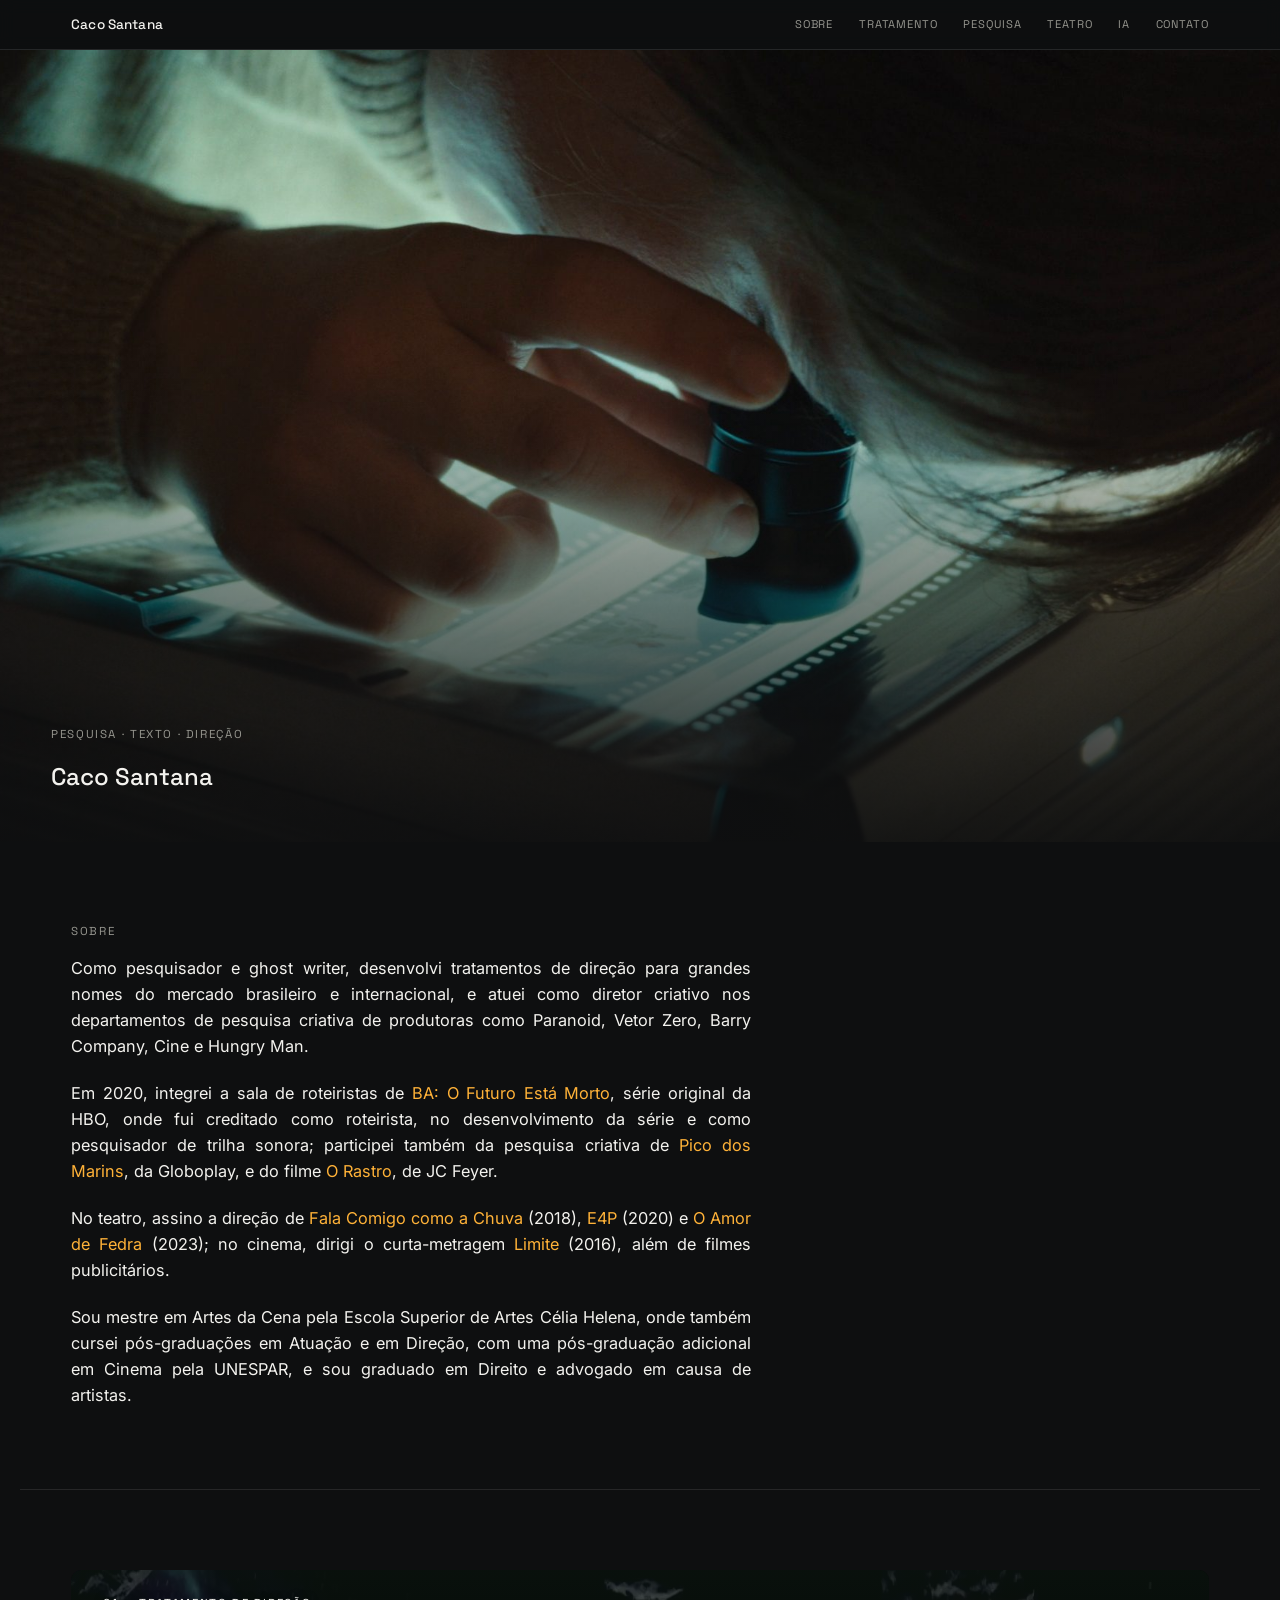
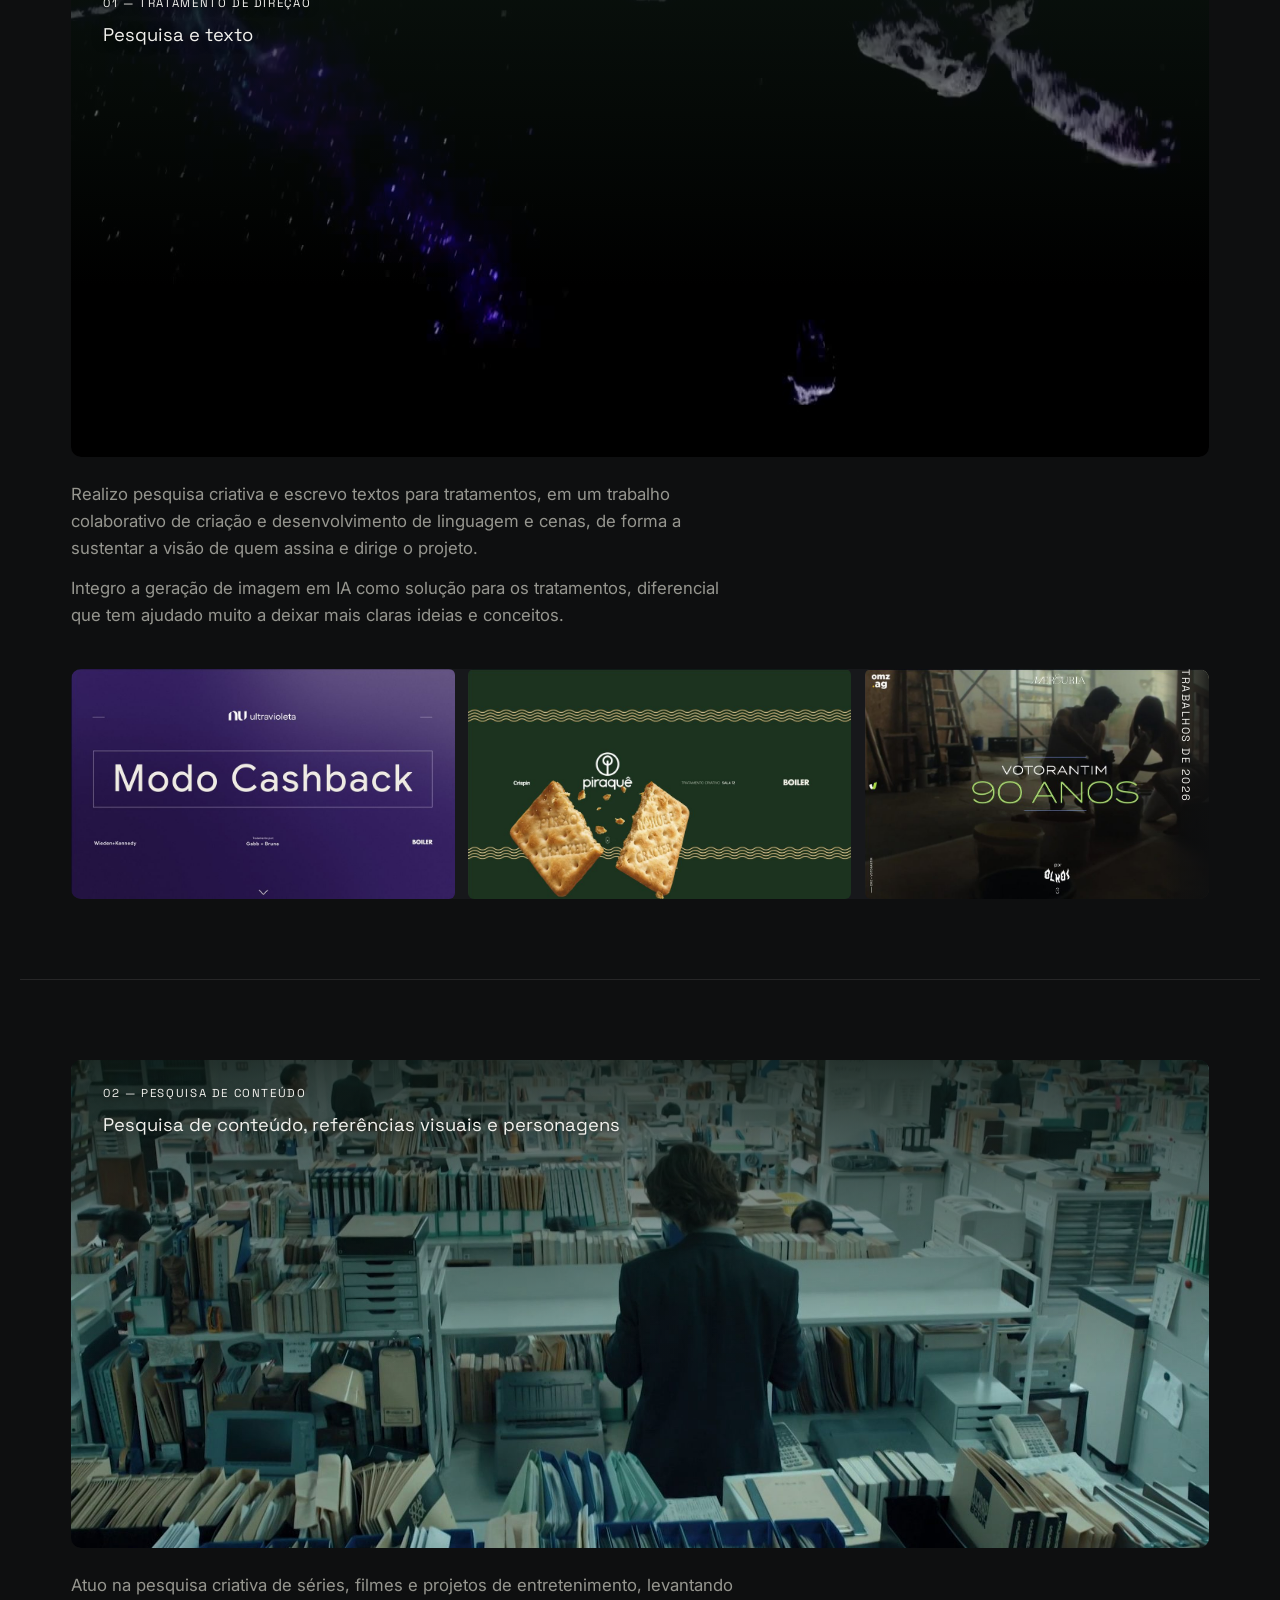
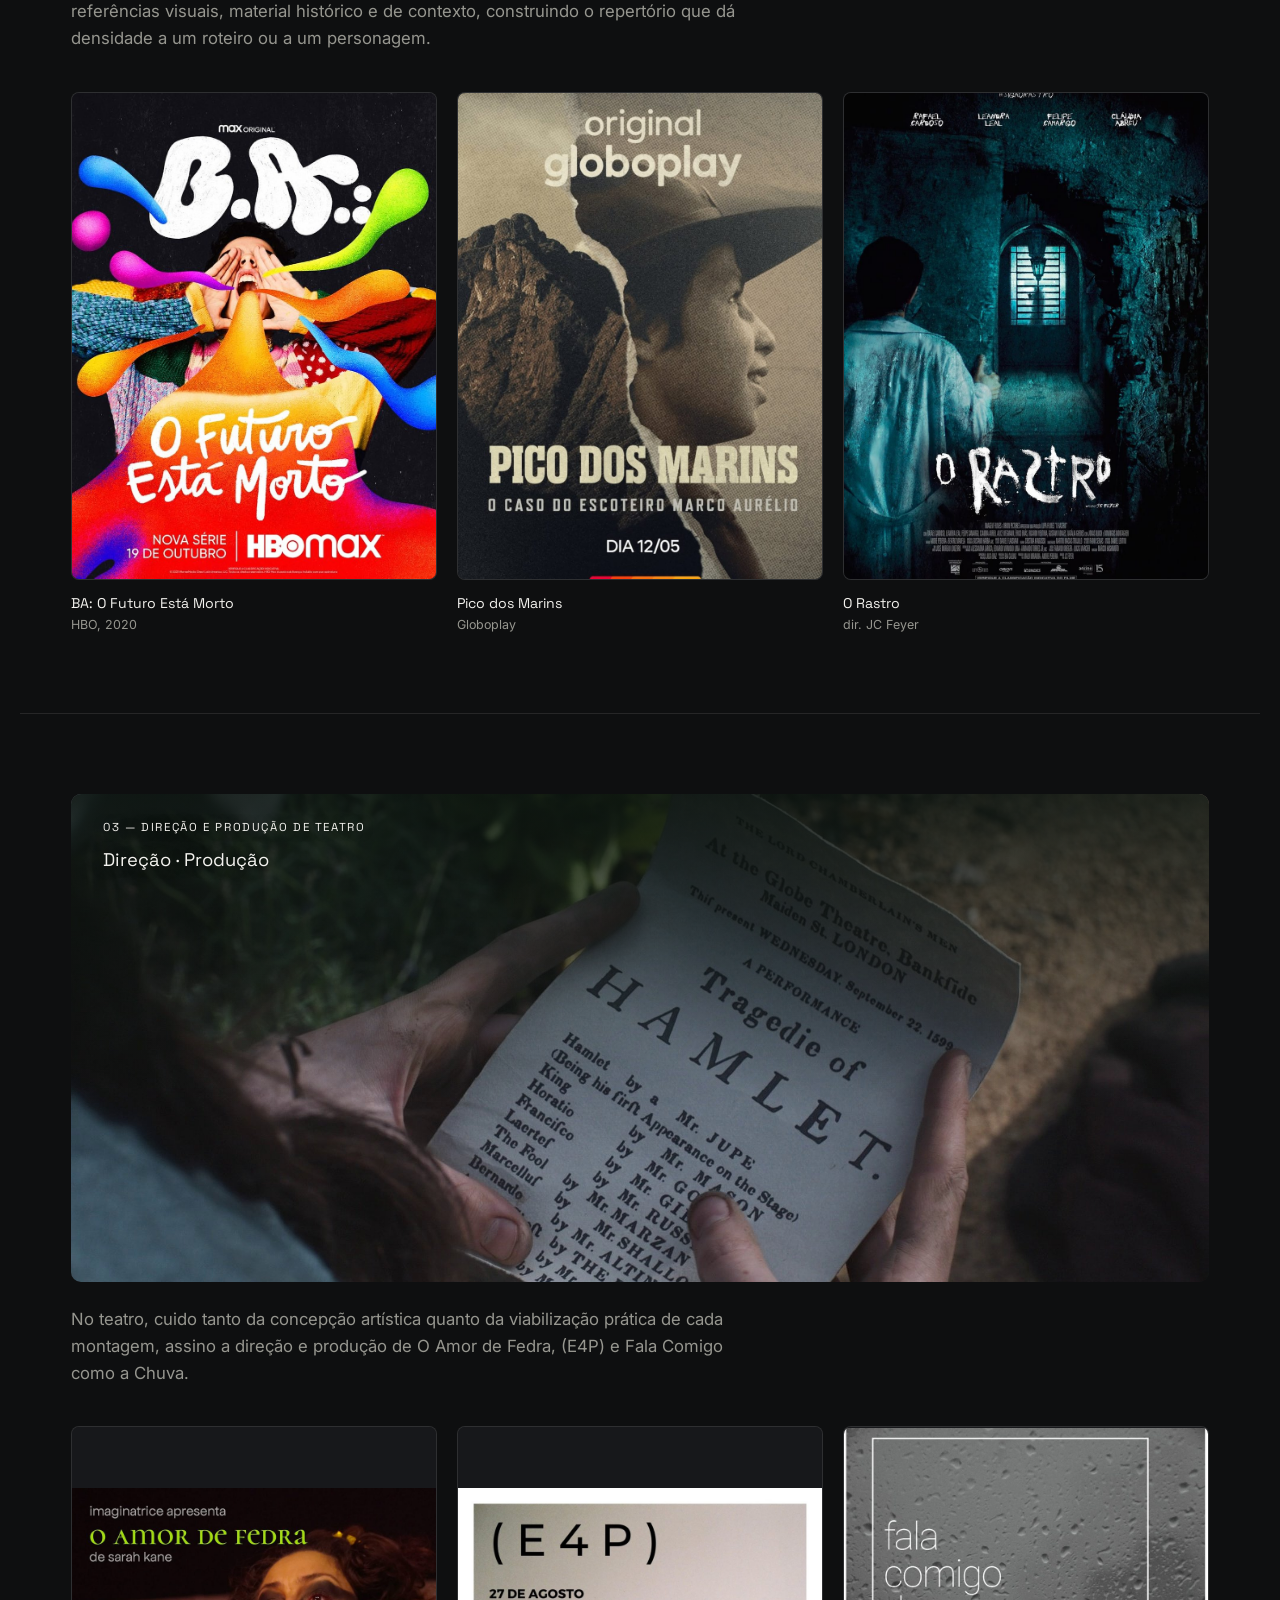
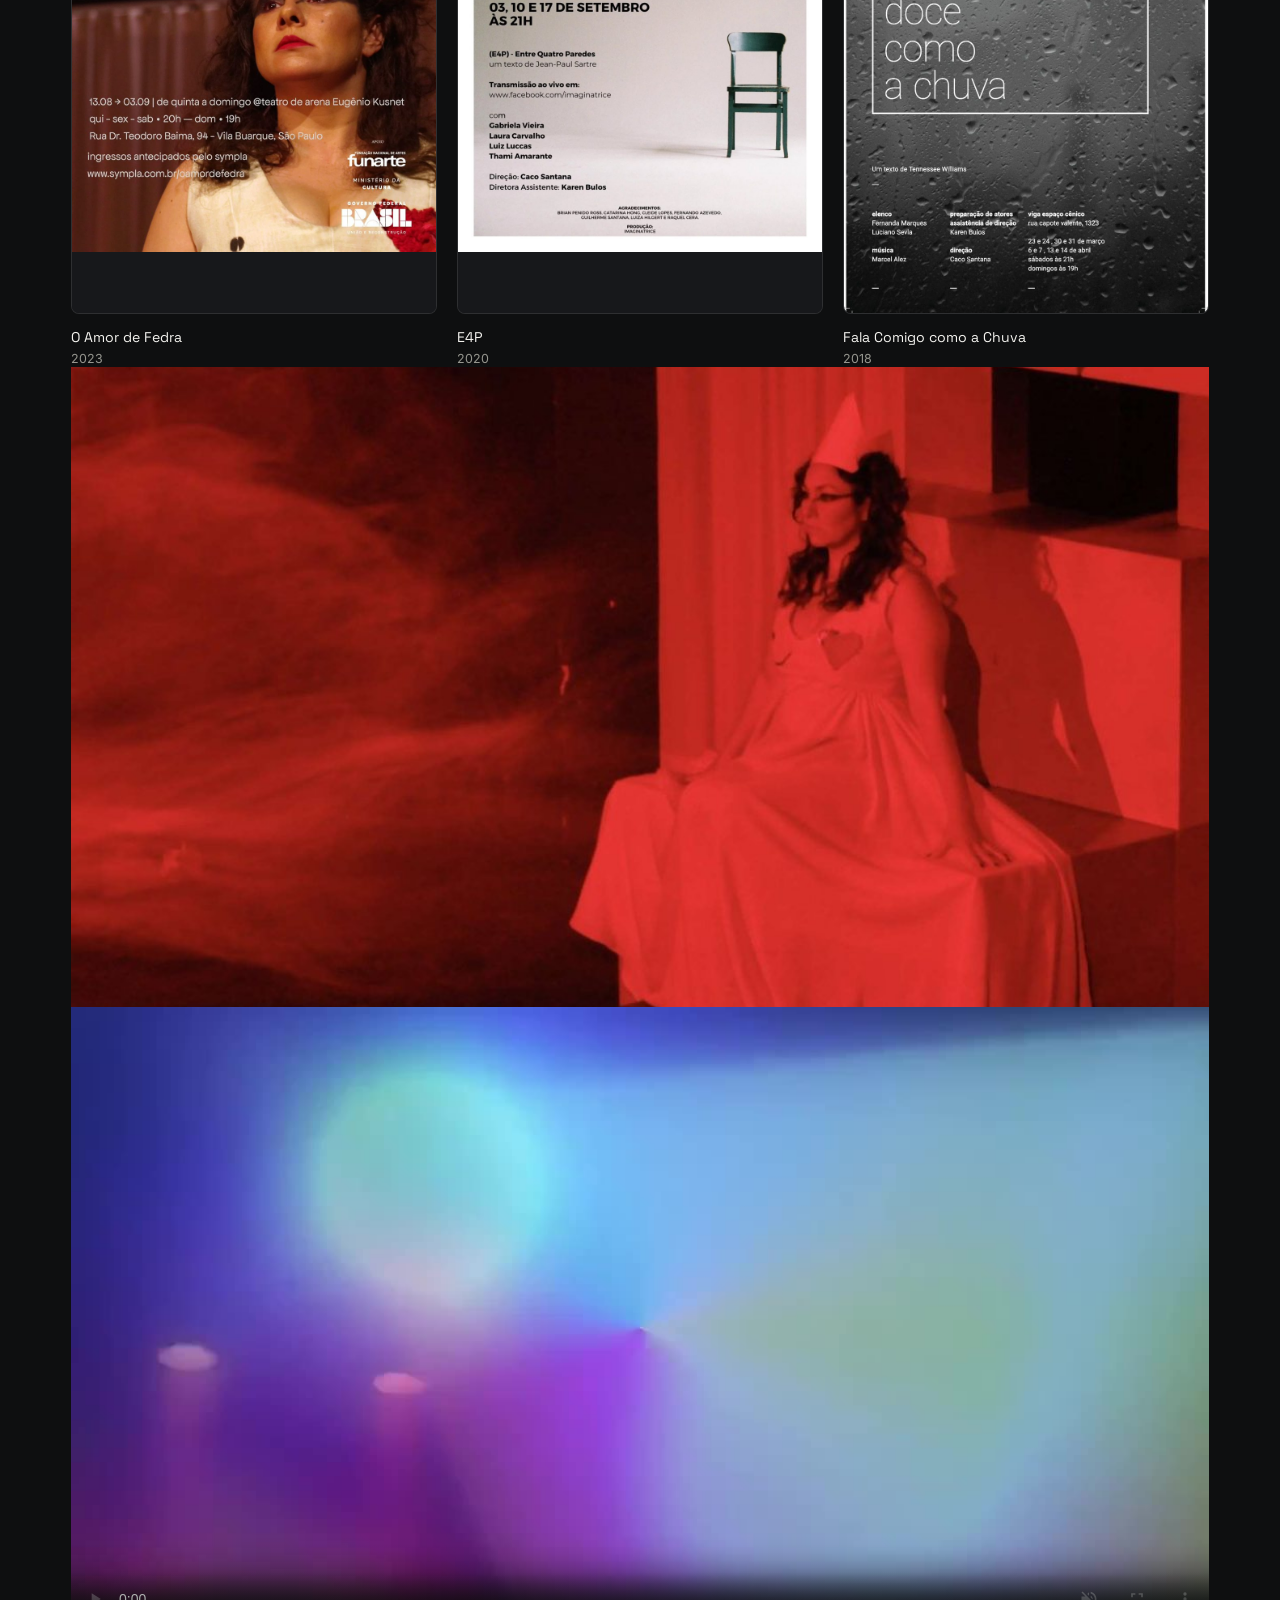
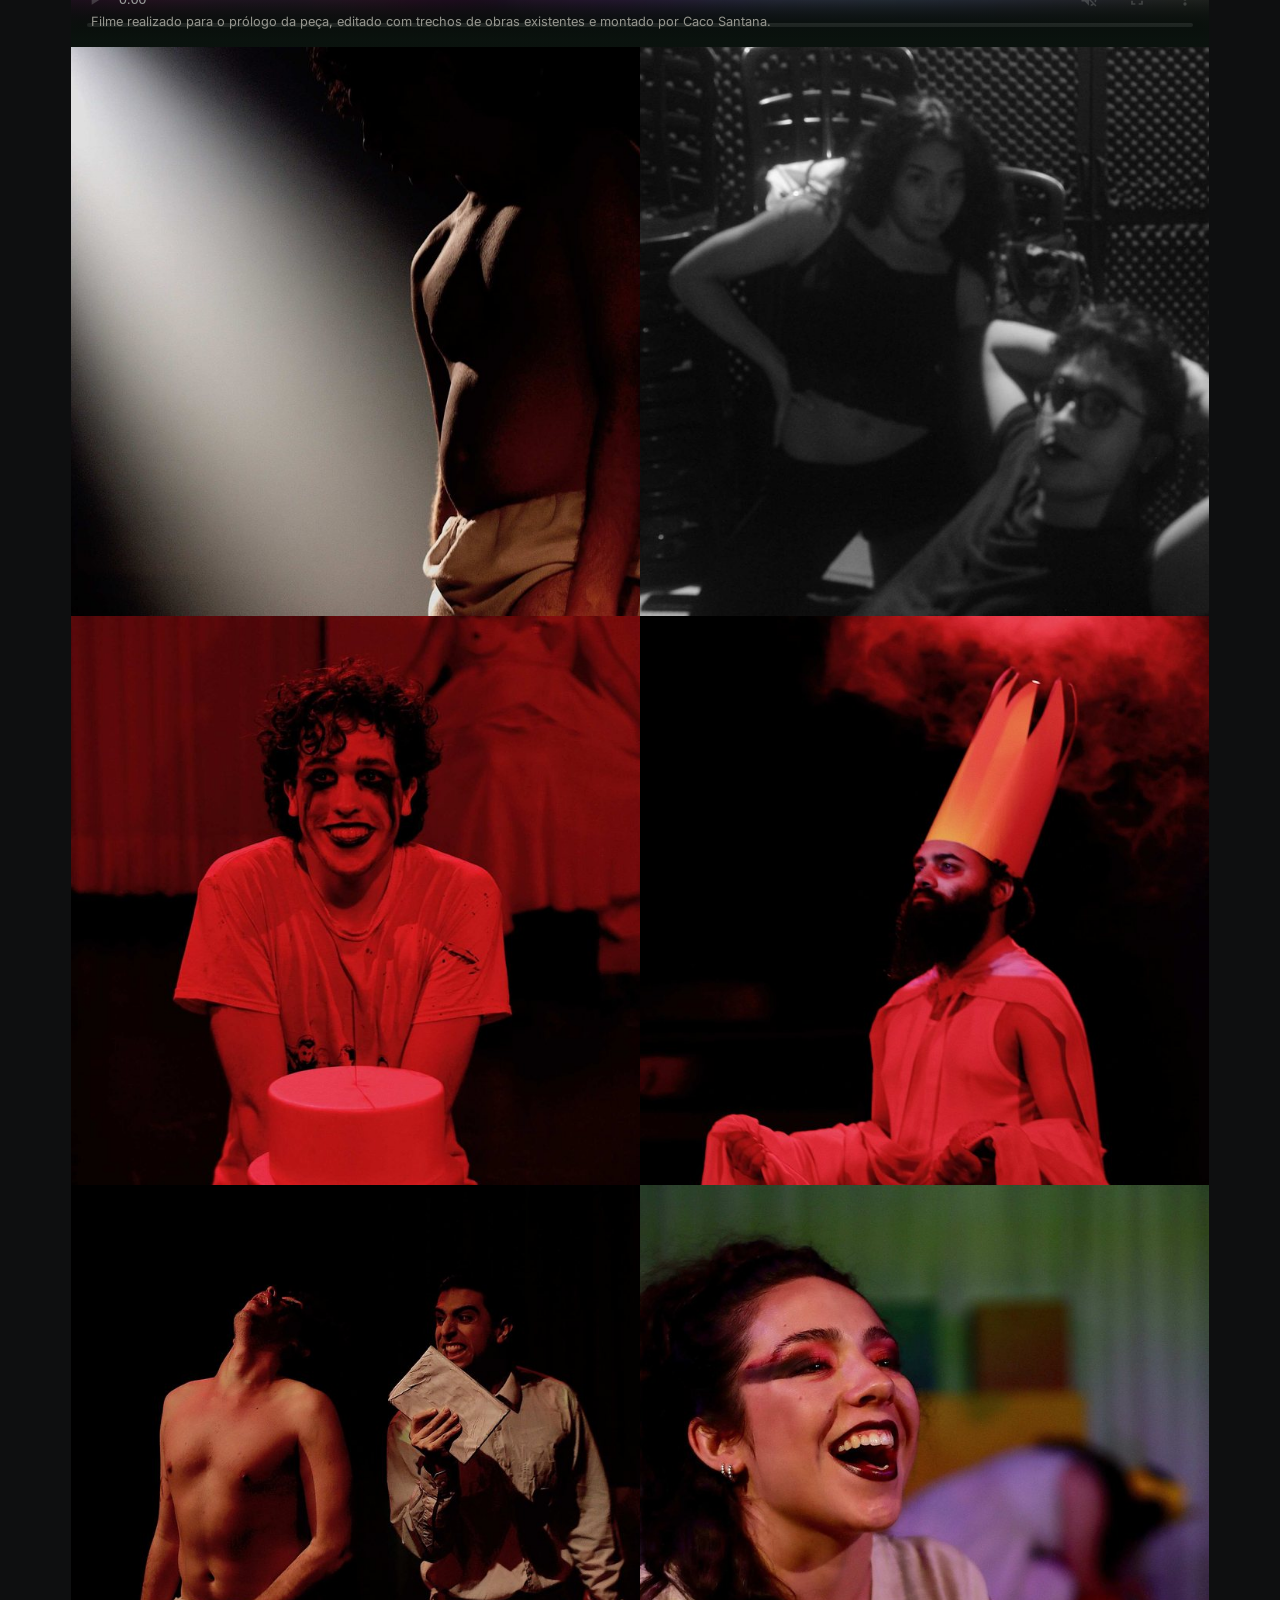
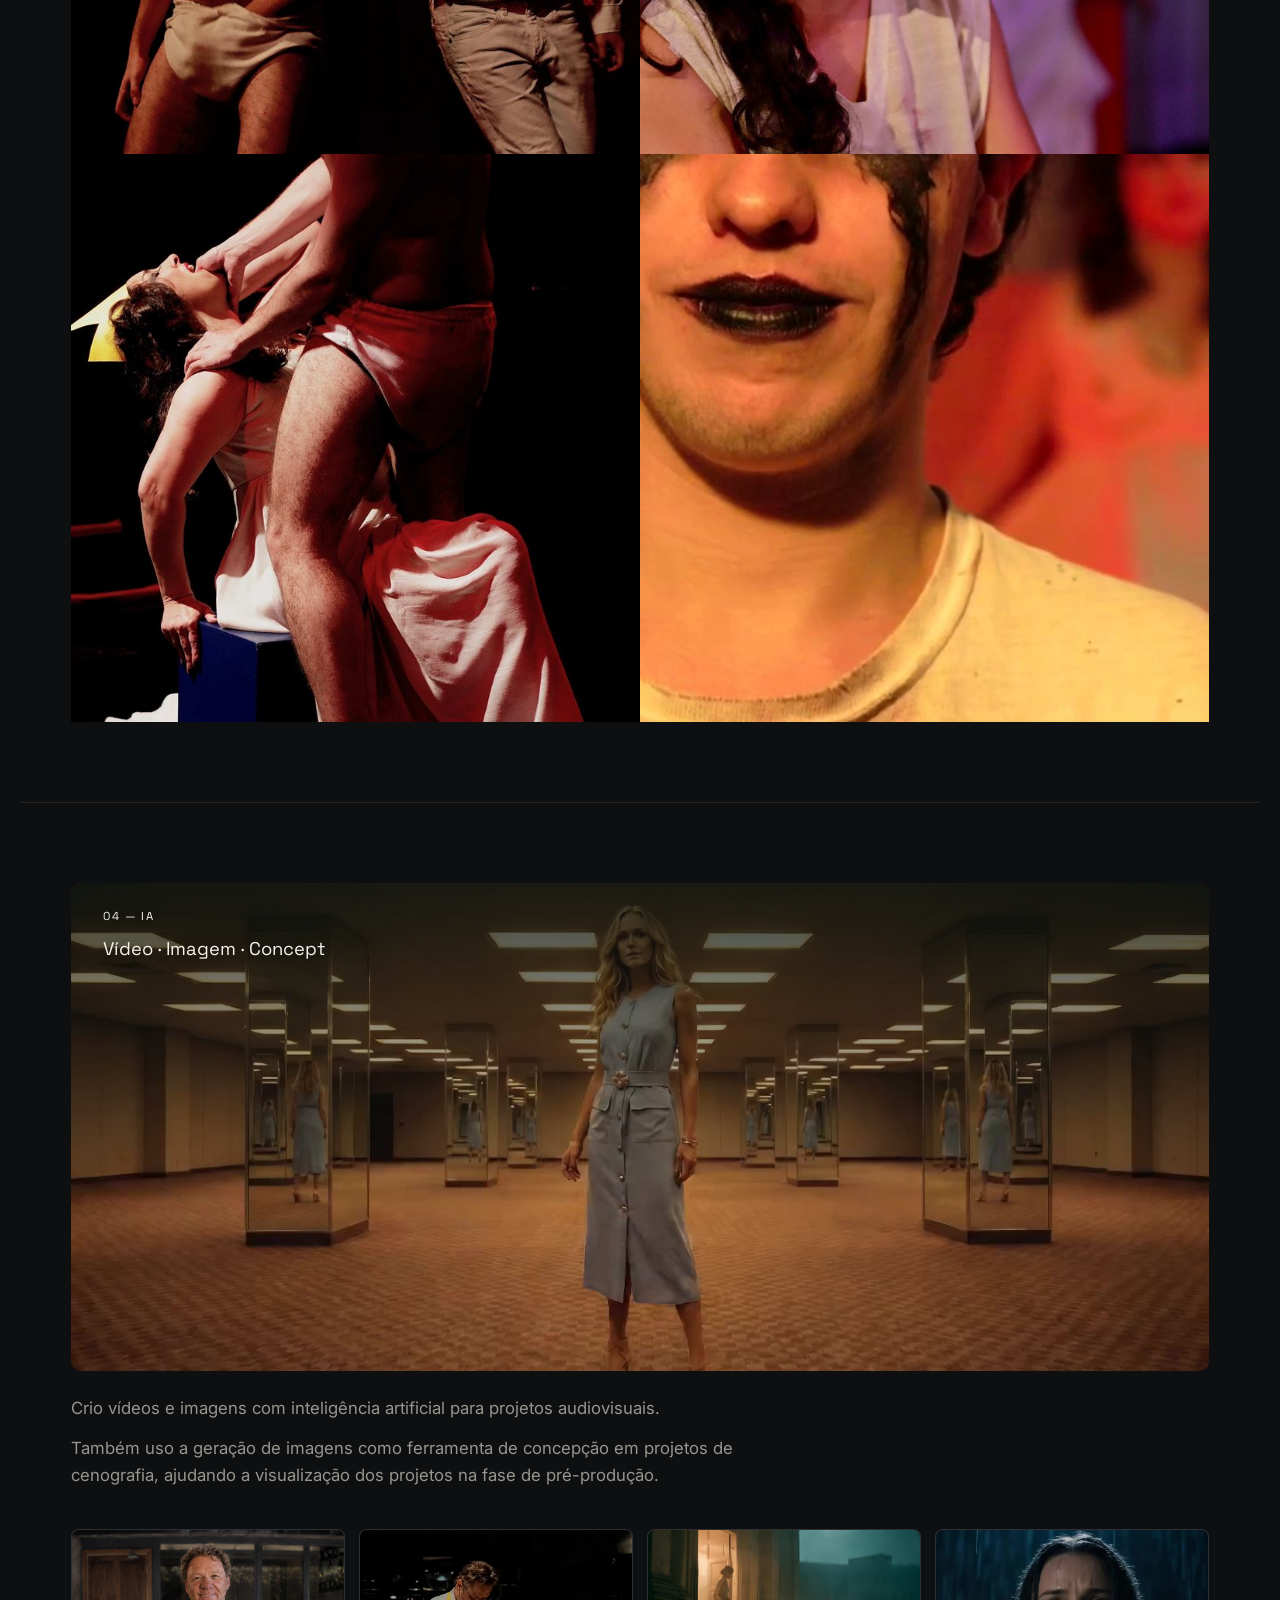
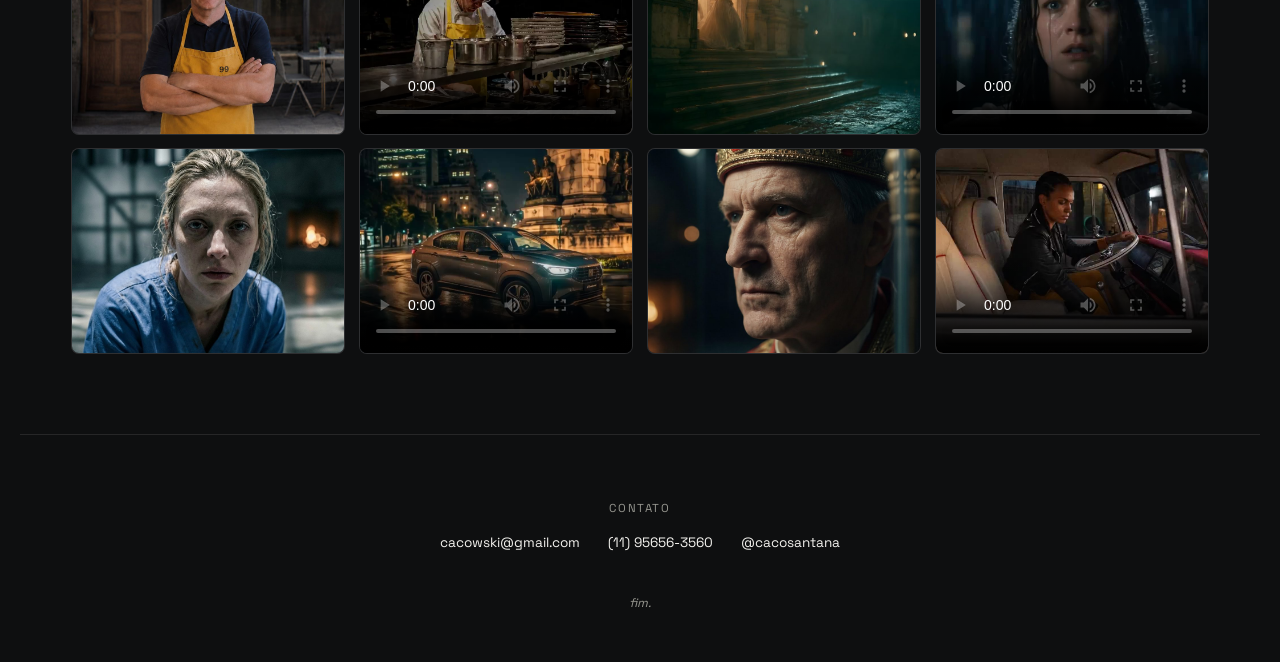
<file: index.html>
<!DOCTYPE html>
<html lang="pt-BR">
<head>
<meta charset="UTF-8">
<meta name="viewport" content="width=device-width, initial-scale=1.0">
<title>Caco Santana — Pesquisa, texto e direção</title>
<meta name="description" content="Caco Santana — pesquisador, ghost writer e diretor. Tratamento de direção, pesquisa de conteúdo e direção e produção de teatro.">
<link rel="preconnect" href="https://fonts.googleapis.com">
<link rel="preconnect" href="https://fonts.gstatic.com" crossorigin>
<link href="https://fonts.googleapis.com/css2?family=Space+Grotesk:wght@400;500;600;700&family=Inter:ital,wght@0,400;0,500;1,400&display=swap" rel="stylesheet">
<link rel="stylesheet" href="style.css">
</head>
<body>

<a class="skip-link" href="#conteudo">Pular para o conteúdo</a>

<header class="nav">
  <div class="nav-inner">
    <a class="nav-name" href="#topo">Caco Santana</a>
    <button class="nav-toggle" id="navToggle" aria-label="Abrir menu" aria-expanded="false">
      <span></span><span></span><span></span>
    </button>
    <nav class="nav-links" id="navLinks">
      <a href="#sobre">Sobre</a>
      <a href="#tratamento">Tratamento</a>
      <a href="#pesquisa">Pesquisa</a>
      <a href="#teatro">Teatro</a>
      <a href="#ia">IA</a>
      <a href="#contato">Contato</a>
    </nav>
  </div>
</header>

<main id="conteudo">

  <section class="hero" id="topo">
    <div class="hero-visual" aria-hidden="true">
      <img src="images/capa.jpg" alt="" class="hero-img">
      <div class="hero-scrim"></div>
    </div>
    <div class="hero-caption">
      <p class="eyebrow">Pesquisa · Texto · Direção</p>
      <h1 class="hero-name">Caco Santana</h1>
    </div>
  </section>

  <section class="sobre reveal" id="sobre">
    <p class="eyebrow">Sobre</p>
    <div class="sobre-text">
      <p>Como pesquisador e ghost writer, desenvolvi tratamentos de direção para grandes nomes do mercado brasileiro e internacional, e atuei como diretor criativo nos departamentos de pesquisa criativa de produtoras como Paranoid, Vetor Zero, Barry Company, Cine e Hungry Man.</p>
      <p>Em 2020, integrei a sala de roteiristas de <em>BA: O Futuro Está Morto</em>, série original da HBO, onde fui creditado como roteirista, no desenvolvimento da série e como pesquisador de trilha sonora; participei também da pesquisa criativa de <em>Pico dos Marins</em>, da Globoplay, e do filme <em>O Rastro</em>, de JC Feyer.</p>
      <p>No teatro, assino a direção de <em>Fala Comigo como a Chuva</em> (2018), <em>E4P</em> (2020) e <em>O Amor de Fedra</em> (2023); no cinema, dirigi o curta-metragem <em>Limite</em> (2016), além de filmes publicitários.</p>
      <p>Sou mestre em Artes da Cena pela Escola Superior de Artes Célia Helena, onde também cursei pós-graduações em Atuação e em Direção, com uma pós-graduação adicional em Cinema pela UNESPAR, e sou graduado em Direito e advogado em causa de artistas.</p>
    </div>
  </section>

  <section class="janela reveal" id="tratamento">
    <div class="showcase">
      <div class="showcase-visual" aria-hidden="true">
        <video class="showcase-video" src="videos/pesquisa_e_texto.mp4" poster="videos/pesquisa_e_texto_poster.jpg" autoplay muted loop playsinline webkit-playsinline="true"></video>
        <div class="showcase-scrim"></div>
        <div class="janela-head-overlay">
          <p class="eyebrow">01 — Tratamento de Direção</p>
          <p class="janela-sub">Pesquisa e texto</p>
        </div>
      </div>
      <p class="showcase-caption">Realizo pesquisa criativa e escrevo textos para tratamentos, em um trabalho colaborativo de criação e desenvolvimento de linguagem e cenas, de forma a sustentar a visão de quem assina e dirige o projeto.</p>
      <p class="showcase-caption">Integro a geração de imagem em IA como solução para os tratamentos, diferencial que tem ajudado muito a deixar mais claras ideias e conceitos.</p>
    </div>
    <div class="marquee">
      <div class="marquee-track">
        <img src="images/marquee/treat_01.jpg" alt="">
        <img src="images/marquee/treat_02.jpg" alt="">
        <img src="images/marquee/treat_03.jpg" alt="">
        <img src="images/marquee/treat_04.jpg" alt="">
        <img src="images/marquee/treat_05.jpg" alt="">
        <img src="images/marquee/treat_06.jpg" alt="">
        <img src="images/marquee/treat_07.jpg" alt="">
        <img src="images/marquee/treat_08.jpg" alt="">
        <img src="images/marquee/treat_09.jpg" alt="">
        <img src="images/marquee/treat_10.jpg" alt="">
        <img src="images/marquee/treat_11.jpg" alt="">
        <img src="images/marquee/treat_12.jpg" alt="">
        <img src="images/marquee/treat_13.jpg" alt="">
        <img src="images/marquee/treat_01.jpg" alt="">
        <img src="images/marquee/treat_02.jpg" alt="">
        <img src="images/marquee/treat_03.jpg" alt="">
        <img src="images/marquee/treat_04.jpg" alt="">
        <img src="images/marquee/treat_05.jpg" alt="">
        <img src="images/marquee/treat_06.jpg" alt="">
        <img src="images/marquee/treat_07.jpg" alt="">
        <img src="images/marquee/treat_08.jpg" alt="">
        <img src="images/marquee/treat_09.jpg" alt="">
        <img src="images/marquee/treat_10.jpg" alt="">
        <img src="images/marquee/treat_11.jpg" alt="">
        <img src="images/marquee/treat_12.jpg" alt="">
        <img src="images/marquee/treat_13.jpg" alt="">
      </div>
      <span class="marquee-label">Trabalhos de 2026</span>
    </div>
  </section>

  <section class="janela reveal" id="pesquisa">
    <div class="showcase">
      <div class="showcase-visual" aria-hidden="true">
        <img src="images/Pesquisa.jpg" alt="" class="showcase-img">
        <div class="showcase-scrim"></div>
        <div class="janela-head-overlay">
          <p class="eyebrow">02 — Pesquisa de Conteúdo</p>
          <p class="janela-sub">Pesquisa de conteúdo, referências visuais e personagens</p>
        </div>
      </div>
      <p class="showcase-caption">Atuo na pesquisa criativa de séries, filmes e projetos de entretenimento, levantando referências visuais, material histórico e de contexto, construindo o repertório que dá densidade a um roteiro ou a um personagem.</p>
    </div>
    <div class="tile-row">
      <div class="tile"><div class="tile-visual" aria-hidden="true"><img src="images/projeto3_pesquisa.jpg" alt="" class="tile-img"></div><p class="tile-cap">BA: O Futuro Está Morto <span>HBO, 2020</span></p></div>
      <div class="tile"><div class="tile-visual" aria-hidden="true"><img src="images/projeto2_pesquisa.jpg" alt="" class="tile-img"></div><p class="tile-cap">Pico dos Marins <span>Globoplay</span></p></div>
      <div class="tile"><div class="tile-visual" aria-hidden="true"><img src="images/projeto1_pesquisa.jpg" alt="" class="tile-img"></div><p class="tile-cap">O Rastro <span>dir. JC Feyer</span></p></div>
    </div>
  </section>

  <section class="janela reveal" id="teatro">
    <div class="showcase">
      <div class="showcase-visual" aria-hidden="true">
        <img src="images/teatro_capa.jpg" alt="" class="showcase-img">
        <div class="showcase-scrim"></div>
        <div class="janela-head-overlay">
          <p class="eyebrow">03 — Direção e Produção de Teatro</p>
          <p class="janela-sub">Direção · Produção</p>
        </div>
      </div>
      <p class="showcase-caption">No teatro, cuido tanto da concepção artística quanto da viabilização prática de cada montagem, assino a direção e produção de O Amor de Fedra, (E4P) e Fala Comigo como a Chuva.</p>
    </div>
    <div class="tile-row">
      <div class="tile"><div class="tile-visual" aria-hidden="true"><img src="images/o_amor_de_fedra.jpg" alt="" class="tile-img no-crop"></div><p class="tile-cap">O Amor de Fedra <span>2023</span></p></div>
      <div class="tile"><div class="tile-visual" aria-hidden="true"><img src="images/E4P.jpg" alt="" class="tile-img no-crop"></div><p class="tile-cap">E4P <span>2020</span></p></div>
      <div class="tile"><div class="tile-visual" aria-hidden="true"><img src="images/fala_comigo.jpg" alt="" class="tile-img no-crop"></div><p class="tile-cap">Fala Comigo como a Chuva <span>2018</span></p></div>
    </div>
    <div class="mosaic mosaic-pop">
      <div class="mosaic-item span2"><img src="images/fedra/fedra_08.jpg" alt=""></div>
      <div class="mosaic-item span2">
        <video src="videos/fedra_prologo.mp4" poster="videos/fedra_prologo_poster.jpg" autoplay muted loop playsinline webkit-playsinline="true" controls></video>
        <p class="mosaic-caption">Filme realizado para o prólogo da peça, editado com trechos de obras existentes e montado por Caco Santana.</p>
      </div>
      <div class="mosaic-item"><img src="images/fedra/fedra_01.jpg" alt=""></div>
      <div class="mosaic-item"><img src="images/fedra/fedra_02.jpg" alt=""></div>
      <div class="mosaic-item"><img src="images/fedra/fedra_03.jpg" alt=""></div>
      <div class="mosaic-item"><img src="images/fedra/fedra_04.jpg" alt=""></div>
      <div class="mosaic-item"><img src="images/fedra/fedra_05.jpg" alt=""></div>
      <div class="mosaic-item"><img src="images/fedra/fedra_06.jpg" alt=""></div>
      <div class="mosaic-item"><img src="images/fedra/fedra_07.jpg" alt=""></div>
      <div class="mosaic-item"><img src="images/fedra/fedra_09.jpg" alt=""></div>
    </div>
  </section>

  <section class="janela reveal" id="ia">
    <div class="showcase">
      <div class="showcase-visual" aria-hidden="true">
        <video class="showcase-video" src="videos/camerata.mp4" poster="videos/camerata_poster.jpg" autoplay muted loop playsinline webkit-playsinline="true"></video>
        <div class="showcase-scrim"></div>
        <div class="janela-head-overlay">
          <p class="eyebrow">04 — IA</p>
          <p class="janela-sub">Vídeo · Imagem · Concept</p>
        </div>
      </div>
      <p class="showcase-caption">Crio vídeos e imagens com inteligência artificial para projetos audiovisuais.</p>
      <p class="showcase-caption">Também uso a geração de imagens como ferramenta de concepção em projetos de cenografia, ajudando a visualização dos projetos na fase de pré-produção.</p>
    </div>
    <div class="mosaic">
      <div class="mosaic-item"><img src="images/ia_chef.jpg" alt=""></div>
      <div class="mosaic-item"><video src="videos/ia1.mp4" poster="videos/ia1_poster.jpg" controls preload="metadata"></video></div>
      <div class="mosaic-item"><img src="images/ia_escadaria.jpg" alt=""></div>
      <div class="mosaic-item"><video src="videos/ia2.mp4" poster="videos/ia2_poster.jpg" controls preload="metadata"></video></div>
      <div class="mosaic-item"><img src="images/ia_prisao.jpg" alt=""></div>
      <div class="mosaic-item"><video src="videos/ia3.mp4" poster="videos/ia3_poster.jpg" controls preload="metadata"></video></div>
      <div class="mosaic-item"><img src="images/ia_rei.jpg" alt=""></div>
      <div class="mosaic-item"><video src="videos/ia4.mp4" poster="videos/ia4_poster.jpg" controls preload="metadata"></video></div>
    </div>
  </section>

</main>

<footer class="rodape" id="contato">
  <p class="eyebrow center">Contato</p>
  <div class="rodape-contact">
    <a href="mailto:cacowski@gmail.com">cacowski@gmail.com</a>
    <a href="tel:+5511956563560">(11) 95656-3560</a>
    <a href="https://instagram.com/cacosantana" target="_blank" rel="noopener">@cacosantana</a>
  </div>
  <p class="fim">fim.</p>
</footer>

<script src="script.js"></script>
</body>
</html>
</file>
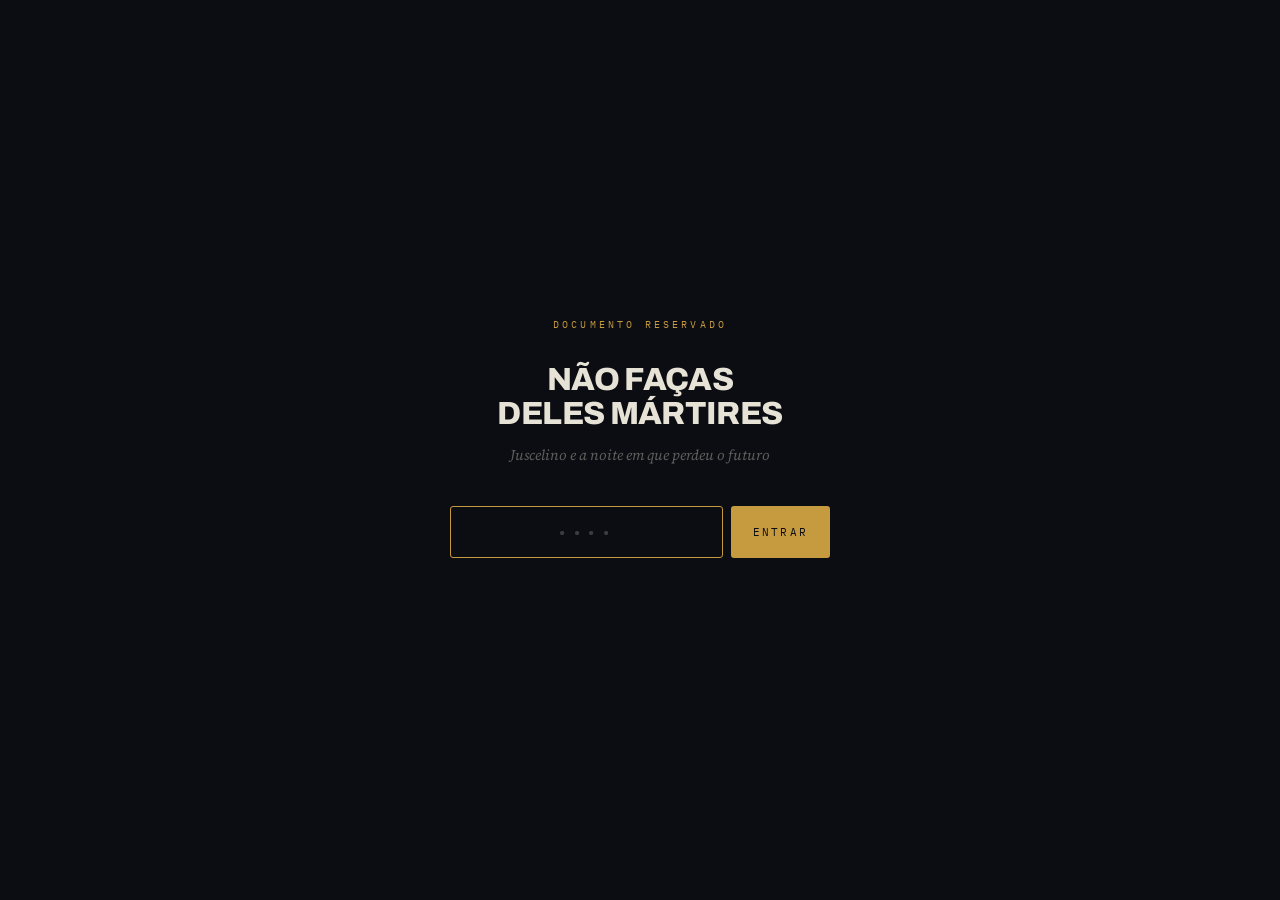
<file: jk/index.html>
<!DOCTYPE html>
<html lang="pt-BR">
<head>
<meta charset="UTF-8">
<meta name="viewport" content="width=device-width, initial-scale=1.0">
<title>Não Faças Deles Mártires — Juscelino e a noite em que perdeu o futuro</title>
<meta name="description" content="Minissérie dramática. As 36 horas da Revolta de Aragarças, dezembro de 1959, o primeiro sequestro aéreo da história do Brasil.">
<meta name="robots" content="noindex, nofollow">

<meta property="og:type" content="website">
<meta property="og:title" content="Não Faças Deles Mártires">
<meta property="og:description" content="Juscelino e a noite em que perdeu o futuro. Minissérie dramática, Brasil, 2026.">
<meta property="og:image" content="/jk/img/hero.jpg">

<link rel="preconnect" href="https://fonts.googleapis.com">
<link rel="preconnect" href="https://fonts.gstatic.com" crossorigin>
<link href="https://fonts.googleapis.com/css2?family=Archivo:wght@400;500;600;700;800&family=IBM+Plex+Mono:wght@400;500&family=Source+Serif+4:ital,opsz,wght@0,8..60,300;0,8..60,400;0,8..60,600;1,8..60,400&display=swap" rel="stylesheet">

<style>
:root{
  --noite:#0B0D12;
  --catete:#12161F;
  --linha:rgba(231,226,214,.13);
  --osso:#E7E2D6;
  --osso-fraco:rgba(231,226,214,.62);
  --osso-tenue:rgba(231,226,214,.38);
  --latao:#C69A3E;
  --radio:#6E93AE;

  --display:'Archivo',system-ui,sans-serif;
  --corpo:'Source Serif 4',Georgia,serif;
  --mono:'IBM Plex Mono',ui-monospace,monospace;

  --max:1180px;
  --texto:66ch;
}

*{box-sizing:border-box;margin:0;padding:0}
html{scroll-behavior:smooth;-webkit-text-size-adjust:100%}
body{
  background:var(--noite);
  color:var(--osso);
  font-family:var(--corpo);
  font-size:clamp(1rem,.94rem + .3vw,1.12rem);
  line-height:1.72;
  overflow-x:hidden;
}
img{display:block;max-width:100%;height:auto}
a{color:inherit}

/* ---------- PORTÃO ---------- */
#portao{
  position:fixed;inset:0;z-index:999;
  background:var(--noite);
  display:flex;align-items:center;justify-content:center;
  padding:24px;
}
#portao.saiu{opacity:0;pointer-events:none;transition:opacity .7s ease}
.portao-caixa{width:100%;max-width:380px;text-align:center}
.portao-selo{
  font-family:var(--mono);font-size:.62rem;letter-spacing:.32em;
  color:var(--latao);text-transform:uppercase;margin-bottom:30px;
}
.portao-titulo{
  font-family:var(--display);font-weight:800;
  font-size:clamp(1.5rem,5.4vw,2rem);line-height:1.06;
  letter-spacing:-.02em;text-transform:uppercase;margin-bottom:12px;
}
.portao-sub{
  font-size:.9rem;font-style:italic;color:var(--osso-tenue);margin-bottom:38px;
}
.portao-campo{display:flex;gap:8px}
#senha{
  flex:1;background:transparent;border:1px solid var(--linha);
  color:var(--osso);font-family:var(--mono);font-size:1.05rem;
  letter-spacing:.42em;text-align:center;padding:14px 10px;border-radius:3px;
  transition:border-color .25s;
}
#senha::placeholder{letter-spacing:.28em;color:rgba(231,226,214,.22)}
#senha:focus{outline:none;border-color:var(--latao)}
#entrar{
  background:var(--latao);border:none;color:#0B0D12;
  font-family:var(--mono);font-size:.68rem;letter-spacing:.2em;
  text-transform:uppercase;padding:0 22px;border-radius:3px;cursor:pointer;
  transition:filter .25s;
}
#entrar:hover{filter:brightness(1.12)}
#erro{
  font-family:var(--mono);font-size:.66rem;letter-spacing:.16em;
  text-transform:uppercase;color:#B4574F;margin-top:16px;height:1em;opacity:0;
  transition:opacity .25s;
}
#erro.visivel{opacity:1}
.tremor{animation:tremor .32s}
@keyframes tremor{0%,100%{transform:translateX(0)}25%{transform:translateX(-6px)}75%{transform:translateX(6px)}}

/* ---------- ESTRUTURA ---------- */
.env{width:100%;max-width:var(--max);margin:0 auto;padding:0 clamp(20px,5vw,44px)}
.secao{padding:clamp(64px,9vw,118px) 0}
.secao + .secao{border-top:1px solid var(--linha)}

.etiqueta{
  font-family:var(--mono);font-size:.63rem;letter-spacing:.3em;
  text-transform:uppercase;color:var(--latao);
  display:flex;align-items:center;gap:14px;margin-bottom:30px;
}
.etiqueta::after{content:'';flex:1;height:1px;background:var(--linha)}

h2{
  font-family:var(--display);font-weight:700;
  font-size:clamp(1.7rem,4.6vw,2.9rem);line-height:1.04;
  letter-spacing:-.025em;text-transform:uppercase;margin-bottom:34px;
}
h3{
  font-family:var(--display);font-weight:600;
  font-size:1.06rem;letter-spacing:-.005em;margin-bottom:6px;
}
p + p{margin-top:1.15em}
.texto{max-width:var(--texto)}
.texto p{color:rgba(231,226,214,.86)}

/* ---------- HERO ---------- */
.hero{position:relative;min-height:100svh;display:flex;align-items:flex-end;overflow:hidden}
.hero-fundo{position:absolute;inset:0;z-index:0}
.hero-fundo img{
  width:100%;height:100%;object-fit:cover;object-position:center 38%;
  filter:saturate(.52) contrast(1.06) brightness(.62);
  transform:scale(1.06);
  animation:respira 26s ease-in-out infinite alternate;
}
@keyframes respira{to{transform:scale(1.13)}}
.hero-fundo::after{
  content:'';position:absolute;inset:0;
  background:
    linear-gradient(to top,var(--noite) 2%,rgba(11,13,18,.86) 30%,rgba(11,13,18,.42) 62%,rgba(11,13,18,.72) 100%),
    linear-gradient(to right,rgba(11,13,18,.72),transparent 58%);
}
.hero-corpo{position:relative;z-index:1;width:100%;padding-bottom:clamp(52px,8vw,88px);padding-top:120px}
.hero-selo{
  font-family:var(--mono);font-size:.63rem;letter-spacing:.3em;
  text-transform:uppercase;color:var(--latao);margin-bottom:26px;
}
h1{
  font-family:var(--display);font-weight:800;
  font-size:clamp(2.5rem,9vw,6.4rem);line-height:.92;
  letter-spacing:-.038em;text-transform:uppercase;
  max-width:15ch;
}
.hero-sub{
  font-size:clamp(1.05rem,2.5vw,1.5rem);font-style:italic;font-weight:300;
  color:rgba(231,226,214,.8);margin-top:22px;max-width:32ch;
}
.hero-meta{
  display:flex;flex-wrap:wrap;gap:10px 0;
  margin-top:clamp(30px,5vw,46px);padding-top:24px;
  border-top:1px solid var(--linha);
}
.hero-meta span{
  font-family:var(--mono);font-size:.66rem;letter-spacing:.17em;
  text-transform:uppercase;color:var(--osso-fraco);padding-right:18px;margin-right:18px;
  border-right:1px solid var(--linha);
}
.hero-meta span:last-child{border-right:none;margin-right:0;padding-right:0}

/* ---------- LOGLINE ---------- */
.logline{background:var(--catete)}
.logline p{
  font-family:var(--display);font-weight:400;
  font-size:clamp(1.18rem,2.7vw,1.72rem);line-height:1.44;
  letter-spacing:-.015em;max-width:34ch;color:var(--osso);
}
.logline .destaque{color:var(--latao)}

/* ---------- BANDAS DE IMAGEM ---------- */
.banda{position:relative;height:clamp(280px,54vw,560px);overflow:hidden;border-top:1px solid var(--linha);border-bottom:1px solid var(--linha)}
.banda img{width:100%;height:100%;object-fit:cover;filter:grayscale(1) contrast(1.1) brightness(.72)}
.banda::after{content:'';position:absolute;inset:0;background:linear-gradient(to top,rgba(11,13,18,.9),rgba(11,13,18,.1) 55%)}
.banda-legenda{
  position:absolute;z-index:2;left:0;right:0;bottom:0;
  padding:0 clamp(20px,5vw,44px) clamp(22px,4vw,36px);
}
.banda-legenda span{
  display:block;max-width:var(--max);margin:0 auto;
  font-family:var(--mono);font-size:.66rem;letter-spacing:.17em;
  text-transform:uppercase;color:var(--osso-fraco);
}

/* ---------- SINOPSE ---------- */
.sinopse-grade{display:grid;grid-template-columns:1fr;gap:clamp(38px,6vw,64px)}
@media(min-width:960px){
  .sinopse-grade{grid-template-columns:minmax(0,1.35fr) minmax(0,1fr);align-items:start}
  .sinopse-lado{position:sticky;top:56px}
}
.sinopse-lado figure{margin-bottom:26px}
.sinopse-lado img{width:100%;filter:grayscale(1) contrast(1.08) brightness(.86);border:1px solid var(--linha)}
figcaption{
  font-family:var(--mono);font-size:.62rem;letter-spacing:.15em;
  text-transform:uppercase;color:var(--osso-tenue);margin-top:10px;line-height:1.5;
}

.fonte{margin-top:1.15em}
.fonte a{
  font-family:var(--mono);font-size:.68rem;letter-spacing:.1em;
  text-transform:uppercase;color:var(--radio);text-decoration:none;
  border-bottom:1px solid rgba(110,147,174,.35);padding-bottom:2px;
  transition:color .3s,border-color .3s;
}
.fonte a:hover{color:var(--latao);border-color:var(--latao)}

.video-bloco{margin-top:26px;max-width:var(--texto)}
.video-moldura{
  position:relative;width:100%;aspect-ratio:16/9;
  background:#000;border:1px solid var(--linha);overflow:hidden;
}
.video-moldura iframe{position:absolute;inset:0;width:100%;height:100%;border:0}
.video-legenda{
  font-family:var(--mono);font-size:.62rem;letter-spacing:.12em;
  text-transform:uppercase;color:var(--osso-tenue);margin-top:10px;
}

.cenas{
  margin-top:clamp(40px,6vw,60px);
  display:grid;grid-template-columns:1fr;gap:clamp(30px,4vw,40px);
}
@media(min-width:760px){.cenas{grid-template-columns:repeat(2,1fr)}}
.cena-moldura{
  position:relative;width:100%;aspect-ratio:16/9;
  background:#000;border:1px solid var(--linha);overflow:hidden;
}
.cena-moldura iframe{position:absolute;inset:0;width:100%;height:100%;border:0}
.cena-legenda{
  display:flex;justify-content:space-between;align-items:baseline;gap:12px;
  margin-top:12px;
}
.cena-legenda strong{
  font-family:var(--display);font-weight:600;font-size:.92rem;letter-spacing:-.005em;
}
.cena-legenda span{
  font-family:var(--mono);font-size:.6rem;letter-spacing:.12em;
  text-transform:uppercase;color:var(--osso-tenue);white-space:nowrap;
}

/* carimbo — assinatura visual da página */
.carimbo{
  display:inline-block;margin:36px 0 6px;
  border:2px solid rgba(198,154,62,.55);border-radius:2px;
  padding:9px 20px 8px;transform:rotate(-3.2deg);
  font-family:var(--mono);font-weight:500;font-size:.78rem;
  letter-spacing:.34em;text-transform:uppercase;color:rgba(198,154,62,.78);
}

/* ---------- PERSONAGENS ---------- */
.elenco{display:grid;grid-template-columns:1fr;gap:1px;background:var(--linha);border:1px solid var(--linha)}
@media(min-width:700px){.elenco{grid-template-columns:repeat(2,1fr)}}
@media(min-width:1040px){.elenco{grid-template-columns:repeat(3,1fr)}}
.ficha{background:var(--noite);padding:0 0 28px}
.ficha-retrato{height:230px;overflow:hidden;background:var(--catete);margin-bottom:22px}
.ficha-retrato img{width:100%;height:100%;object-fit:cover;object-position:center 22%;filter:grayscale(1) contrast(1.1) brightness(.8);transition:filter .5s,transform .9s}
.ficha:hover .ficha-retrato img{filter:grayscale(.5) contrast(1.1) brightness(.94);transform:scale(1.035)}
.ficha-texto{padding:0 clamp(20px,3vw,28px)}
.ficha-funcao{
  font-family:var(--mono);font-size:.6rem;letter-spacing:.24em;
  text-transform:uppercase;color:var(--latao);margin-bottom:12px;
}
.ficha p{font-size:.94rem;line-height:1.68;color:rgba(231,226,214,.74);margin-top:10px}
.ficha.dupla{grid-column:1/-1}
@media(min-width:700px){.ficha.dupla{display:grid;grid-template-columns:1fr 1fr;gap:0;align-items:start}
  .ficha.dupla .ficha-retrato{height:100%;min-height:230px;margin-bottom:0}
  .ficha.dupla .ficha-texto{padding:22px clamp(20px,3vw,28px) 0}}

/* ---------- ARCO ---------- */
.arco-nota{
  font-size:.96rem;color:var(--osso-fraco);max-width:60ch;
  margin-bottom:clamp(38px,5vw,56px);font-style:italic;
}
.ep{
  display:grid;grid-template-columns:1fr;gap:6px;
  padding:26px 0;border-top:1px solid var(--linha);
}
.ep:last-child{border-bottom:1px solid var(--linha)}
@media(min-width:820px){
  .ep{grid-template-columns:76px minmax(0,240px) minmax(0,1fr);gap:0 32px;align-items:baseline;padding:28px 0}
}
.ep-num{
  font-family:var(--mono);font-size:.72rem;letter-spacing:.18em;
  color:var(--latao);padding-top:4px;
}
.ep-titulo{font-family:var(--display);font-weight:600;font-size:1.14rem;letter-spacing:-.01em}
.ep p{font-size:.95rem;line-height:1.66;color:rgba(231,226,214,.72)}
.ep:hover .ep-titulo{color:var(--radio)}
.ep-titulo{transition:color .3s}

/* ---------- TOM ---------- */
.tom{background:var(--catete)}
.tom-topo{display:grid;grid-template-columns:1fr;gap:clamp(30px,5vw,60px);margin-bottom:clamp(46px,6vw,72px)}
@media(min-width:880px){.tom-topo{grid-template-columns:minmax(0,1fr) minmax(0,1fr)}}
.tom-frase{
  font-family:var(--display);font-weight:400;
  font-size:clamp(1.16rem,2.5vw,1.58rem);line-height:1.42;letter-spacing:-.014em;
}
.tom-frase em{color:var(--radio);font-style:normal}
.refs{display:grid;grid-template-columns:1fr;gap:1px;background:var(--linha);border:1px solid var(--linha)}
@media(min-width:760px){.refs{grid-template-columns:repeat(2,1fr)}}
.ref{background:var(--catete);padding:26px clamp(20px,3vw,28px)}
.ref-nome{font-family:var(--display);font-weight:600;font-size:1rem;margin-bottom:4px}
.ref-cred{font-family:var(--mono);font-size:.62rem;letter-spacing:.14em;text-transform:uppercase;color:var(--osso-tenue);margin-bottom:12px}
.ref p{font-size:.92rem;line-height:1.62;color:rgba(231,226,214,.72)}

/* ---------- CONTATO ---------- */
.contato{border-top:1px solid var(--linha);padding:clamp(64px,9vw,110px) 0 clamp(46px,6vw,72px)}
.contato h2{margin-bottom:12px}
.contato-sub{color:var(--osso-fraco);max-width:44ch;margin-bottom:40px}
.links{display:flex;flex-wrap:wrap;gap:12px}
.botao{
  display:inline-flex;align-items:center;gap:10px;
  border:1px solid var(--linha);border-radius:3px;
  padding:14px 24px;text-decoration:none;
  font-family:var(--mono);font-size:.7rem;letter-spacing:.16em;text-transform:uppercase;
  color:var(--osso);transition:border-color .3s,color .3s,background .3s;
}
.botao:hover{border-color:var(--latao);color:var(--latao)}
.botao.forte{background:var(--latao);border-color:var(--latao);color:#0B0D12}
.botao.forte:hover{filter:brightness(1.12);color:#0B0D12;background:var(--latao)}
.rodape{
  border-top:1px solid var(--linha);padding:26px 0 40px;
  display:flex;flex-wrap:wrap;gap:10px 24px;justify-content:space-between;
}
.rodape span{font-family:var(--mono);font-size:.6rem;letter-spacing:.16em;text-transform:uppercase;color:var(--osso-tenue)}
.rodape a{text-decoration:none;transition:color .3s}
.rodape a:hover{color:var(--latao)}

/* ---------- REVELAÇÃO ---------- */
.rev{opacity:0;transform:translateY(22px);transition:opacity .85s cubic-bezier(.22,.61,.36,1),transform .85s cubic-bezier(.22,.61,.36,1)}
.rev.dentro{opacity:1;transform:none}

@media(prefers-reduced-motion:reduce){
  html{scroll-behavior:auto}
  *,*::before,*::after{animation-duration:.001ms!important;animation-iteration-count:1!important;transition-duration:.001ms!important}
  .rev{opacity:1;transform:none}
  .hero-fundo img{animation:none;transform:scale(1.02)}
}
:focus-visible{outline:2px solid var(--latao);outline-offset:3px}
</style>
</head>
<body>

<!-- PORTÃO -->
<div id="portao">
  <div class="portao-caixa">
    <div class="portao-selo">Documento reservado</div>
    <div class="portao-titulo">Não Faças<br>Deles Mártires</div>
    <div class="portao-sub">Juscelino e a noite em que perdeu o futuro</div>
    <div class="portao-campo">
      <input type="password" id="senha" inputmode="numeric" autocomplete="off" placeholder="••••" aria-label="Senha de acesso" maxlength="12">
      <button id="entrar" type="button">Entrar</button>
    </div>
    <div id="erro" role="alert">Senha incorreta</div>
  </div>
</div>

<main id="conteudo" hidden>

  <!-- HERO -->
  <header class="hero">
    <div class="hero-fundo">
      <img src="/jk/img/hero.jpg" alt="Juscelino Kubitschek assina um documento cercado de ministros e um general, no Palácio do Catete">
    </div>
    <div class="hero-corpo">
      <div class="env">
        <div class="hero-selo">Minissérie dramática · Brasil, 2026</div>
        <h1>Não Faças Deles Mártires</h1>
        <p class="hero-sub">Juscelino e a noite em que perdeu o futuro</p>
        <div class="hero-meta">
          <span>8 episódios</span>
          <span>45–55 min</span>
          <span>Drama político histórico</span>
          <span>Streaming · Editais públicos</span>
        </div>
      </div>
    </div>
  </header>

  <!-- LOGLINE -->
  <section class="secao logline">
    <div class="env">
      <div class="etiqueta rev">Logline</div>
      <p class="rev">Em dezembro de 1959, JK vai enfrentar a mais longa noite da sua vida: militares sequestraram um avião com um senador entre os passageiros para forçar a renúncia do Presidente, que, caso não fosse feita voluntariamente, seria pela força, e a escalada das ações previa bombardear o Palácio do Catete. <span class="destaque">Cada decisão é um grão de areia em uma ampulheta, o tempo não está a favor e as consequências parecem drásticas não importa qual seja.</span></p>
    </div>
  </section>

  <!-- BANDA 1 -->
  <div class="banda">
    <img src="/jk/img/aviao.jpg" alt="Passageiros embarcando em um avião comercial brasileiro nos anos 1950">
    <div class="banda-legenda"><span>2 de dezembro de 1959 · Voo da Panair · 46 pessoas a bordo</span></div>
  </div>

  <!-- O PROJETO -->
  <section class="secao">
    <div class="env">
      <div class="etiqueta rev">O projeto</div>
      <div class="texto rev">
        <p><em>Não Faças Deles Mártires</em> é uma série dramática que reconstrói as 36 horas da Revolta de Aragarças (2–3 de dezembro de 1959), o primeiro sequestro aéreo da história do Brasil, usadas como lente íntima para examinar o declínio do governo Juscelino Kubitschek e os mecanismos do golpe militar de 1964 e da tentativa de 2022.</p>
        <p>O projeto combina rigor histórico e drama de câmara para contar a história de um estadista que acreditava poder salvar a democracia brasileira com inteligência política e descobriu, tarde demais, que a clemência pode ser o maior erro de um governante.</p>
        <p>A série é produzida para plataformas de streaming e elegível a editais públicos de fomento ao audiovisual nacional.</p>
      </div>

      <div class="video-bloco rev">
        <div class="video-moldura">
          <iframe src="https://www.youtube-nocookie.com/embed/4op_iHpajb0" title="Revolta de Jacareacanga: um levante militar na selva para derrubar JK — Senado Federal" loading="lazy" referrerpolicy="strict-origin-when-cross-origin" allow="accelerometer; autoplay; clipboard-write; encrypted-media; gyroscope; picture-in-picture" allowfullscreen></iframe>
        </div>
        <div class="video-legenda">Revolta de Jacareacanga, 1956 · Senado Federal</div>
      </div>
    </div>
  </section>

  <!-- SINOPSE -->
  <section class="secao">
    <div class="env">
      <div class="etiqueta rev">Sinopse</div>
      <div class="sinopse-grade">
        <div class="texto rev">
          <p>Em 2 de dezembro de 1959, um avião comercial da Panair com 46 pessoas a bordo, entre elas o senador Remy Archer, aliado do presidente Juscelino Kubitschek, é sequestrado no ar por um grupo de militares dissidentes e desviado para Aragarças, uma cidade remota no interior de Goiás. É o primeiro sequestro aéreo da história do Brasil. O plano do grupo, autodenominado Comando Revolucionário, é claro: bombardear o Palácio do Catete e assassinar o presidente. Em paralelo, três aeronaves militares são roubadas da Base Aérea do Galeão. Aragarças torna-se o quartel-general da revolta.</p>

          <p>A série acompanha as 36 horas seguintes pelos olhos de dois personagens fictícios que estavam ao lado de JK naquela madrugada: Pedro Sampaio, assessor civil da Presidência, idealista e democrata, filho de professor, que chegou ao Catete convicto de que servir às instituições era a coisa mais importante que um homem poderia fazer com a própria vida; e o major Antônio Galvão, oficial do Exército designado como elo entre o Catete e o Ministério da Guerra, que acredita nas Forças Armadas como coluna vertebral do Estado e vê, naquela madrugada, colegas trair tudo que juraram defender. Os dois desconfiam um do outro. E ambos servem a um presidente que joga xadrez enquanto o país pega fogo.</p>

          <p>Aragarças não era o primeiro ensaio. Em fevereiro de 1956, dez dias após a posse de JK, o major Haroldo Veloso já havia liderado a Revolta de Jacareacanga, roubando um avião militar e ocupando aeroportos no Pará numa sexta-feira de Carnaval. JK sufocou a revolta em dezenove dias e, em seguida, concedeu anistia aos rebeldes. Veloso voltou à Aeronáutica. Foi promovido. Em 1959, lidera Aragarças. A anistia de 1956 havia ensinado ao movimento que o Estado democrático não puniria seus inimigos. Era uma lição que o movimento aprendeu melhor do que JK pretendia ensinar.</p>

          <p>No Catete, JK recusa decretar o estado de sítio, o que daria à oposição o pretexto para contestar as eleições de 1960, e opta por sufocar a revolta pela via militar e pela inteligência política. O marechal Lott age com rapidez. Em menos de 36 horas, os rebeldes são derrotados. Um dos aviões é metralhado na pista e pega fogo. Os demais fogem para a Bolívia, o Paraguai e a Argentina. O senador Remy Archer, mantido como refém a bordo até o fim, é libertado em Buenos Aires junto com os outros passageiros, saudável e calculadamente intacto: ele nunca entrou em pânico, porque sabia que vivo valia mais do que morto para os rebeldes. O país respira aliviado. JK vence.</p>

          <p>Mas entre os documentos apreendidos em Aragarças está um nome. Pedro lê cada folha durante uma noite inteira e, de manhã, entra no gabinete e coloca uma folha sobre a mesa do presidente. O nome é Castello Branco, chefe do Estado-Maior do Exército, homem cortês e meticuloso, que mandava bilhete de agradecimento após cada jantar. JK vai até a janela. Fica em pé por um longo tempo. Galvão, que soube do nome pelo relatório que circulou no Ministério da Guerra, olha para os ônibus pela janela do seu próprio escritório e pensa: alguém vai pagar por isso. Pensa: provavelmente não vai ser Castello Branco.</p>

          <p>O inquérito é instaurado na primeira semana de dezembro de 1959. É arquivado na segunda semana. JK assina o despacho numa manhã de terça-feira, entre uma reunião sobre obras de Brasília e um almoço com o embaixador americano. A lógica é impecável: puxar o fio de Castello Branco significaria abrir uma crise que consumiria o governo e provavelmente não resultaria em punição, porque a rede era grande demais e as instituições não tinham robustez suficiente para processar uma ruptura daquela magnitude. Melhor passar à história como o presidente que sobreviveu a duas revoltas e entregou o mandato em paz. Pedro não contesta. Galvão rasga o bloco de notas em que havia calculado, em silêncio, quanto tempo o país ainda tinha.</p>

          <div class="carimbo">Arquivado</div>

          <p>Em abril de 1964, o marechal Humberto Castello Branco toma posse como presidente do Brasil. JK, em Paris com os direitos políticos cassados, lê a notícia num jornal francês. Dobra o papel. Vai até a janela. A série termina com um flashback: dezembro de 1959, JK assinando o despacho do arquivamento, o rosto concentrado, sem arrependimento visível. Corta para Paris. Em voz baixa, ele diz: eu sabia. Uma pausa. Mas não sabia. Ou sabia e escolheu não saber. Ou a diferença entre essas duas coisas é exatamente o que destruiu a democracia brasileira.</p>

          <p>Em agosto de 1976, Pedro Sampaio ouve no rádio a notícia do acidente de JK na Via Dutra. Abre a gaveta. Tira uma pasta amarelada com uma fotocópia que fez naquela madrugada de dezembro de 1959. O nome de Castello Branco. Os documentos do Movimento de Recuperação Nacional. Não faz nada com ela. Antônio Galvão, já reformado, desliga a televisão e sai para andar. Caminha em círculos até parar num banco de praça. Pensa em Aragarças. Pensa nos cálculos que havia feito e rasgado. Havia calculado certo. Havia só não dito para ninguém.</p>

          <p>Em 29 de maio de 2026, a Comissão Especial sobre Mortos e Desaparecidos Políticos aprova, por seis votos a um, que Juscelino Kubitschek foi assassinado pela ditadura militar. A certidão de óbito será alterada. Cinquenta anos depois, o Brasil dá o nome certo para uma coisa que deveria ter tido nome antes. <em>Não Faças Deles Mártires</em> é a história de como esse nome foi adiado, decisão a decisão, papel a papel, silêncio a silêncio.</p>
        </div>

        <aside class="sinopse-lado rev">
          <figure>
            <img src="/jk/img/jornal_panair.jpg" alt="Manchete de jornal de 1959 sobre a tripulação do Constellation da Panair aprisionada pelos rebeldes">
            <figcaption>A tripulação do Constellation da Panair aprisionada pelos rebeldes · Imprensa, dezembro de 1959</figcaption>
          </figure>
          <figure>
            <img src="/jk/img/aeroporto.jpg" alt="Avião sobrevoando um aeroporto de interior sob céu carregado">
            <figcaption>Aragarças, interior de Goiás · Quartel-general da revolta</figcaption>
          </figure>
          <figure>
            <img src="/jk/img/tribuna.jpg" alt="Primeira página da Tribuna da Imprensa com a manchete sobre oficiais da FAB que se rebelaram contra o governo">
            <figcaption>Oficiais da FAB rebelam-se contra o governo · Tribuna da Imprensa</figcaption>
          </figure>
          <figure>
            <img src="/jk/img/jk_catete.jpg" alt="Juscelino Kubitschek no Palácio do Catete">
            <figcaption>Juscelino Kubitschek no Palácio do Catete, 1956–1960</figcaption>
          </figure>
        </aside>
      </div>
    </div>
  </section>

  <!-- BANDA 2 -->
  <div class="banda">
    <img src="/jk/img/rendicao.jpg" alt="Homens de braços erguidos se rendendo diante de soldados armados em uma pista de terra">
    <div class="banda-legenda"><span>36 horas depois · A rendição</span></div>
  </div>

  <!-- PERSONAGENS -->
  <section class="secao">
    <div class="env">
      <div class="etiqueta rev">Personagens principais</div>
      <h2 class="rev">Quem está na sala<br>quando a decisão é tomada</h2>

      <div class="elenco rev">

        <article class="ficha">
          <div class="ficha-retrato"><img src="/jk/img/jk_chapeu.jpg" alt="Juscelino Kubitschek acena com o chapéu diante de uma multidão"></div>
          <div class="ficha-texto">
            <div class="ficha-funcao">O protagonista</div>
            <h3>Juscelino Kubitschek</h3>
            <p>57 anos. Médico. Mineiro. O presidente que construiu Brasília. JK é um homem de inteligência excepcional que confunde pragmatismo com sabedoria e clemência com estratégia. Sua arrogância é a arrogância dos que se acham razoáveis demais para perder.</p>
            <p>O arco do personagem é o arco do orgulho lúcido, do estadista que acredita ter o país sob controle ao homem que entende, tarde demais, que o controle era uma ilusão.</p>
          </div>
        </article>

        <article class="ficha">
          <div class="ficha-retrato"><img src="/jk/img/lott.jpg" alt="Retrato do marechal Henrique Teixeira Lott fardado"></div>
          <div class="ficha-texto">
            <div class="ficha-funcao">O escudo</div>
            <h3>Marechal Henrique Lott</h3>
            <p>Ministro da Guerra. Homem de uma palavra só, honra militar à moda antiga, ferocidade institucional. Sufoca a revolta em 36 horas. JK o lançará candidato à presidência em 1960 sabendo que ele vai perder, por dever.</p>
          </div>
        </article>

        <article class="ficha">
          <div class="ficha-retrato"><img src="/jk/img/castello.jpg" alt="Retrato do marechal Humberto de Alencar Castello Branco fardado"></div>
          <div class="ficha-texto">
            <div class="ficha-funcao">O antagonista silencioso</div>
            <h3>Marechal Castello Branco</h3>
            <p>Silencioso, cortês, irretocável. Seu nome aparece nos papéis apreendidos após o fracasso de Aragarças. O inquérito é arquivado. JK lê e decide não puxar o fio. Castello Branco sorri, continua sendo promovido, e em 1964 toma posse como presidente do Brasil. É o vilão que nunca precisa aparecer na sala para ganhar a partida.</p>
          </div>
        </article>

        <article class="ficha">
          <div class="ficha-retrato"><img src="/jk/img/multidao.jpg" alt="Multidão reunida em torno de um automóvel"></div>
          <div class="ficha-texto">
            <div class="ficha-funcao">O refém</div>
            <h3>Senador Remy Archer</h3>
            <p>Aliado pessoal de JK, homem do PSD do Maranhão. Sua presença a bordo do voo sequestrado humaniza a crise: enquanto o presidente raciocina em gráficos de poder, a mulher e os três filhos pequenos de Archer choram. Quando libertado em Buenos Aires, Archer volta um homem diferente.</p>
          </div>
        </article>

        <article class="ficha">
          <div class="ficha-retrato"><img src="/jk/img/veloso.jpg" alt="Retrato do major Haroldo Veloso"></div>
          <div class="ficha-texto">
            <div class="ficha-funcao">Os executores</div>
            <h3>Ten.-Cel. Burnier e Maj. Haroldo Veloso</h3>
            <p>Burnier é o arquiteto intelectual do golpe em Aragarças: frio, doutrinário, capaz. Veloso é o rosto da rebeldia: já havia liderado a Revolta de Jacareacanga em 1956, foi anistiado, promovido, e voltou. Ambos acreditam com sinistro fervor no que fazem. JK os vê de longe, em fotografias e relatórios. Não os teme. Deveria. Burnier será peça central da repressão após 1964.</p>
          </div>
        </article>

        <article class="ficha">
          <div class="ficha-retrato"><img src="/jk/img/sarah.jpg" alt="Sarah Kubitschek desce a escada de um avião"></div>
          <div class="ficha-texto">
            <div class="ficha-funcao">O espelho</div>
            <h3>Sarah Kubitschek</h3>
            <p>A esposa. A única pessoa diante de quem JK não atua. As cenas com Sarah no Catete, de madrugada, são onde a série encontra o homem por trás do estadista. Sarah é a voz que nomeia o que JK não quer ver.</p>
          </div>
        </article>

        <article class="ficha dupla">
          <div class="ficha-retrato"><img src="/jk/img/jk_militar.jpg" alt="Juscelino Kubitschek caminha ao lado de um oficial do Exército"></div>
          <div class="ficha-texto">
            <div class="ficha-funcao">Os olhos da série · Personagens ficcionais</div>
            <h3>Pedro Sampaio e major Antônio Galvão</h3>
            <p>Pedro, assessor civil da Presidência, idealista e democrata, filho de professor, chegou ao Catete convicto de que servir às instituições era a coisa mais importante que um homem poderia fazer com a própria vida. O major Galvão, designado como elo entre o Catete e o Ministério da Guerra, acredita nas Forças Armadas como coluna vertebral do Estado e vê, naquela madrugada, colegas trair tudo que juraram defender.</p>
            <p>Os dois desconfiam um do outro. E ambos servem a um presidente que joga xadrez enquanto o país pega fogo.</p>
          </div>
        </article>

      </div>
    </div>
  </section>

  <!-- ARCO -->
  <section class="secao">
    <div class="env">
      <div class="etiqueta rev">Arco da série</div>
      <h2 class="rev">Episódio a episódio</h2>
      <p class="arco-nota rev">Cada episódio cobre aproximadamente 4 a 6 horas do presente dramático, as 36 horas da Revolta, com flashbacks e a perspectiva paralela de Aragarças entrelaçados.</p>

      <div class="rev">
        <article class="ep">
          <div class="ep-num">Ep. 1</div>
          <div class="ep-titulo">O Manifesto</div>
          <p>JK recebe a notícia do desaparecimento do avião. O manifesto mimeografado chega ao Senado. Flashback: a posse de JK em 1956 sob ameaça de golpe. Aragarças: os rebeldes aterrissam e tomam a cidade. Personagens apresentados. Tom estabelecido.</p>
        </article>

        <article class="ep">
          <div class="ep-num">Ep. 2</div>
          <div class="ep-titulo">A Noite Longa</div>
          <p>Lott chega ao Catete. A opção de decretar estado de sítio fica sobre a mesa. Remy Archer é identificado entre os reféns. Sarah acorda e confronta JK. Flashback: o contragolpe preventivo de Lott em novembro de 1955.</p>
        </article>

        <article class="ep">
          <div class="ep-num">Ep. 3</div>
          <div class="ep-titulo">Aragarças</div>
          <p>Episódio centrado nos rebeldes: quem são, o que querem, por que acreditam. Veloso e Burnier debatem o próximo passo. Os reféns no Grande Hotel. Paralelamente, no Catete, JK estuda os papéis e o nome de Castello Branco aparece pela primeira vez.</p>
        </article>

        <article class="ep">
          <div class="ep-num">Ep. 4</div>
          <div class="ep-titulo">O Fio</div>
          <p>A opção de puxar o fio de Castello Branco. JK consulta aliados. O Senado em sessão extraordinária: senadores da UDN flertam com os rebeldes publicamente. Flashback: a anistia de Jacareacanga em 1956, JK sorrindo para as câmeras.</p>
        </article>

        <article class="ep">
          <div class="ep-num">Ep. 5</div>
          <div class="ep-titulo">O Tabuleiro</div>
          <p>JK decide: não decretar sítio, não puxar o fio. Lott recebe ordem para sufocar militarmente. Flashback: as reuniões onde JK subestima Castello Branco sistematicamente. Em Aragarças, o cerco se fecha.</p>
        </article>

        <article class="ep">
          <div class="ep-num">Ep. 6</div>
          <div class="ep-titulo">A Rendição</div>
          <p>Os aviões rebeldes são metralhados. Um pega fogo na pista. Parte dos rebeldes se rende; os outros fogem para a Bolívia e Argentina. Os reféns são libertados. JK assiste pelo rádio. É uma vitória. Deveria parecer uma vitória.</p>
        </article>

        <article class="ep">
          <div class="ep-num">Ep. 7</div>
          <div class="ep-titulo">O Arquivamento</div>
          <p>JK lê o relatório completo. O nome de Castello Branco. A decisão de arquivar. Flashback longo: a conversa que JK nunca teve com Castello Branco, imaginada e reconstruída pela série. Sarah diz o que ninguém mais diz. JK assina o despacho.</p>
        </article>

        <article class="ep">
          <div class="ep-num">Ep. 8</div>
          <div class="ep-titulo">Paris, 1964</div>
          <p>Salto temporal. JK em Paris lê o jornal francês. A posse de Castello Branco. A cena final: o flashback para a assinatura do arquivamento. O homem que se achava mais esperto que o destino. Fim.</p>
        </article>
      </div>
    </div>
  </section>

  <!-- TOM E REFERÊNCIAS -->
  <section class="secao tom">
    <div class="env">
      <div class="etiqueta rev">Tom e referências</div>
      <div class="tom-topo">
        <div class="rev">
          <h2>Drama político<br>de câmara</h2>
        </div>
        <div class="tom-frase rev">
          Ritmo contido. Cenas longas. Diálogos onde o que importa está no que não é dito. A câmera não se agita, <em>observa</em>. O silêncio é personagem.
        </div>
      </div>

      <div class="refs rev">
        <div class="ref">
          <div class="ref-nome">The Crown</div>
          <div class="ref-cred">Netflix · 2016–2023</div>
          <p>Contenção dramática, política de câmara, cenas de poder que respiram devagar.</p>
        </div>
        <div class="ref">
          <div class="ref-nome">A Most Violent Year</div>
          <div class="ref-cred">J.C. Chandor · 2014</div>
          <p>Inteligência política como tragédia moral. O homem que tenta fazer a coisa certa dentro do sistema errado.</p>
        </div>
        <div class="ref">
          <div class="ref-nome">Munique</div>
          <div class="ref-cred">Steven Spielberg · 2005</div>
          <p>Densidade processual, moral ambígua, protagonista que vai perdendo o chão sob os pés.</p>
        </div>
        <div class="ref">
          <div class="ref-nome">Vargas</div>
          <div class="ref-cred">Jorge Furtado · GloboNews · 2022</div>
          <p>Referência nacional direta: a melancolia histórica do homem de Estado brasileiro, o drama sem maniqueísmo.</p>
        </div>
        <div class="ref">
          <div class="ref-nome">Thirteen Days</div>
          <div class="ref-cred">Roger Donaldson · 2000</div>
          <p>O modelo de drama de sala de guerra: como tornar teatralmente vivo o que é essencialmente burocrático.</p>
        </div>
      </div>

      <div class="cenas rev">
        <div>
          <div class="cena-moldura">
            <iframe src="https://www.youtube-nocookie.com/embed/BTWLy6GBwK8" title="Munique — cena final" loading="lazy" referrerpolicy="strict-origin-when-cross-origin" allow="accelerometer; autoplay; clipboard-write; encrypted-media; gyroscope; picture-in-picture" allowfullscreen></iframe>
          </div>
          <div class="cena-legenda"><strong>Munique</strong><span>Cena final</span></div>
        </div>
        <div>
          <div class="cena-moldura">
            <iframe src="https://www.youtube-nocookie.com/embed/1DqzjoXz22c" title="Thirteen Days — trecho" loading="lazy" referrerpolicy="strict-origin-when-cross-origin" allow="accelerometer; autoplay; clipboard-write; encrypted-media; gyroscope; picture-in-picture" allowfullscreen></iframe>
          </div>
          <div class="cena-legenda"><strong>Thirteen Days</strong><span>Trecho</span></div>
        </div>
        <div>
          <div class="cena-moldura">
            <iframe src="https://www.youtube-nocookie.com/embed/0pGFi7kp_I0" title="Thirteen Days — a crise em quarentena" loading="lazy" referrerpolicy="strict-origin-when-cross-origin" allow="accelerometer; autoplay; clipboard-write; encrypted-media; gyroscope; picture-in-picture" allowfullscreen></iframe>
          </div>
          <div class="cena-legenda"><strong>Thirteen Days</strong><span>Análise de cena</span></div>
        </div>
        <div>
          <div class="cena-moldura">
            <iframe src="https://www.youtube-nocookie.com/embed/A_w6FTbeL8k" title="Referência de tom adicional" loading="lazy" referrerpolicy="strict-origin-when-cross-origin" allow="accelerometer; autoplay; clipboard-write; encrypted-media; gyroscope; picture-in-picture" allowfullscreen></iframe>
          </div>
          <div class="cena-legenda"><strong>Referência de tom</strong><span>Complementar</span></div>
        </div>
      </div>
    </div>
  </section>

  <!-- BANDA 3 -->
  <div class="banda">
    <img src="/jk/img/jornal_morte.jpg" alt="Primeira página do Jornal da Tarde com a manchete sobre a morte de Juscelino Kubitschek em 1976">
    <div class="banda-legenda"><span>22 de agosto de 1976 · Via Dutra · Em 2026, a Comissão Especial reconhece o assassinato</span></div>
  </div>

  <!-- CONTATO -->
  <footer class="contato">
    <div class="env">
      <div class="etiqueta rev">Contato</div>
      <h2 class="rev">Caco Santana</h2>
      <p class="contato-sub rev">Para conversar sobre o projeto, receber o tratamento completo ou discutir coprodução.</p>
      <div class="links rev">
        <a class="botao forte" href="https://wa.me/5511956563560" target="_blank" rel="noopener">WhatsApp</a>
        <a class="botao" href="mailto:cacowski@gmail.com">cacowski@gmail.com</a>
        <a class="botao" href="https://www.lovepicturescompany.com" target="_blank" rel="noopener">love pictures</a>
      </div>
      <div class="rodape">
        <span>Não Faças Deles Mártires · Documento reservado</span>
        <span>Brasil · 2026</span>
      </div>
    </div>
  </footer>

</main>

<script>
(function(){
  var SENHA = '1959';
  var CHAVE = 'jk_acesso';
  var portao = document.getElementById('portao');
  var conteudo = document.getElementById('conteudo');
  var campo = document.getElementById('senha');
  var botao = document.getElementById('entrar');
  var erro = document.getElementById('erro');

  function liberar(instantaneo){
    conteudo.hidden = false;
    if(instantaneo){
      portao.style.display = 'none';
    } else {
      portao.classList.add('saiu');
      setTimeout(function(){ portao.style.display = 'none'; }, 700);
    }
    observar();
  }

  var jaEntrou = false;
  try { jaEntrou = localStorage.getItem(CHAVE) === 'ok'; } catch(e){}

  if(jaEntrou){
    liberar(true);
  } else {
    setTimeout(function(){ campo.focus(); }, 350);
  }

  function tentar(){
    if(campo.value.trim() === SENHA){
      try { localStorage.setItem(CHAVE,'ok'); } catch(e){}
      liberar(false);
    } else {
      erro.classList.add('visivel');
      campo.classList.add('tremor');
      campo.value = '';
      setTimeout(function(){ campo.classList.remove('tremor'); }, 340);
    }
  }

  botao.addEventListener('click', tentar);
  campo.addEventListener('keydown', function(e){ if(e.key === 'Enter') tentar(); });
  campo.addEventListener('input', function(){ erro.classList.remove('visivel'); });

  function observar(){
    var alvos = document.querySelectorAll('.rev');
    if(!('IntersectionObserver' in window)){
      alvos.forEach(function(el){ el.classList.add('dentro'); });
      return;
    }
    var obs = new IntersectionObserver(function(entradas){
      entradas.forEach(function(entrada){
        if(entrada.isIntersecting){
          entrada.target.classList.add('dentro');
          obs.unobserve(entrada.target);
        }
      });
    }, { rootMargin: '0px 0px -8% 0px', threshold: 0.06 });
    alvos.forEach(function(el){ obs.observe(el); });
  }
})();
</script>

</body>
</html>
</file>
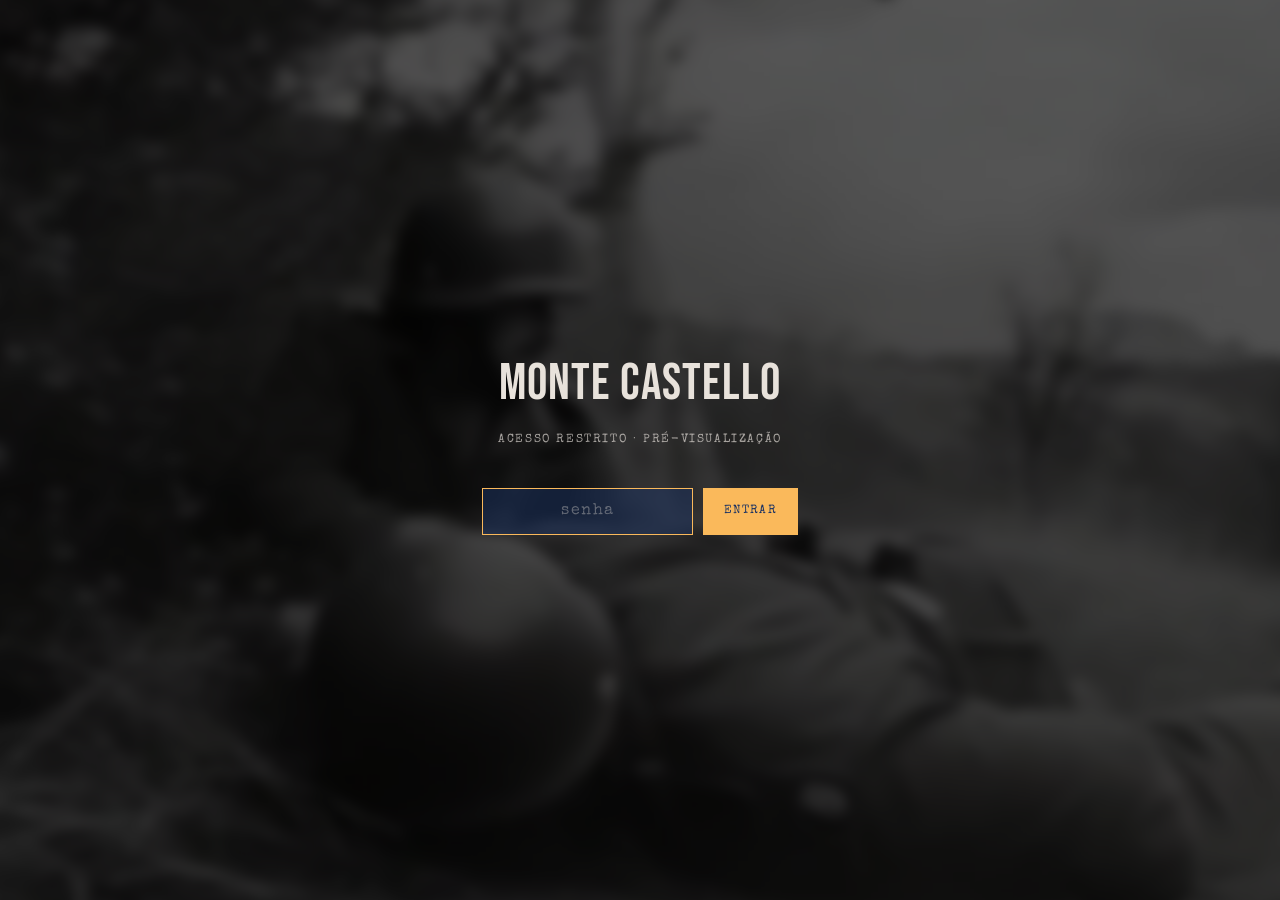
<file: montecastelo/index.html>
<!DOCTYPE html>
<html lang="pt-BR">
<head>
<meta charset="UTF-8">
<meta name="viewport" content="width=device-width, initial-scale=1.0">
<title>Monte Castello — O Monte Maldito</title>
<meta name="description" content="Monte Castello — minissérie em 6 episódios baseada em fatos reais. A Força Expedicionária Brasileira na campanha da Itália, 1944–1945.">
<meta property="og:title" content="Monte Castello — O Monte Maldito">
<meta property="og:description" content="Minissérie em 6 episódios baseada em fatos reais. A Força Expedicionária Brasileira na campanha da Itália, 1944–1945.">
<meta property="og:image" content="https://cacosantana.com.br/montecastelo/img/poster-hero-assalto.jpg">
<meta property="og:type" content="website">
<link rel="preconnect" href="https://fonts.googleapis.com">
<link rel="preconnect" href="https://fonts.gstatic.com" crossorigin>
<link href="https://fonts.googleapis.com/css2?family=Bebas+Neue&family=Spectral:ital,wght@0,400;0,500;0,600;1,400&family=Special+Elite&display=swap" rel="stylesheet">
<style>
:root{
  --deep:#1a3263;
  --panel:#284266;
  --steel:#547792;
  --gold:#fab95b;
  --bone:#e8e2db;
  --bone-dim:rgba(232,226,219,.68);
  --bone-faint:rgba(232,226,219,.36);
  --font-display:'Bebas Neue', sans-serif;
  --font-body:'Spectral', Georgia, serif;
  --font-mono:'Special Elite', 'Courier New', monospace;
  --edge:clamp(1.5rem, 6vw, 6rem);
}
*{box-sizing:border-box; margin:0; padding:0;}
html,body{height:100%;}
body{
  background:var(--deep); color:var(--bone);
  font-family:var(--font-body); font-size:17px; line-height:1.7;
  -webkit-font-smoothing:antialiased;
}
img,video{max-width:100%; display:block;}
a{color:inherit; text-decoration:none;}
::selection{background:var(--gold); color:var(--deep);}
button{font:inherit; cursor:pointer;}

body::after{
  content:""; position:fixed; inset:0; pointer-events:none; z-index:50;
  opacity:.045; mix-blend-mode:overlay;
  background-image:url("data:image/svg+xml,%3Csvg xmlns='http://www.w3.org/2000/svg' width='120' height='120'%3E%3Cfilter id='n'%3E%3CfeTurbulence type='fractalNoise' baseFrequency='0.9' numOctaves='2' stitchTiles='stitch'/%3E%3C/filter%3E%3Crect width='100%25' height='100%25' filter='url(%23n)'/%3E%3C/svg%3E");
}

/* ============ password gate ============ */
#gate{
  position:fixed; inset:0; z-index:1000; display:flex; align-items:center; justify-content:center;
  background:var(--deep); transition:opacity .6s ease, visibility .6s ease; overflow:hidden;
}
#gate.hidden{opacity:0; visibility:hidden; pointer-events:none;}
#gate .gate__bg{position:absolute; inset:0; background-image:url('/montecastelo/img/poster-hero-assalto.jpg'); background-size:cover; background-position:center; filter:blur(6px) brightness(.35) saturate(.8); transform:scale(1.08);}
.gate__box{position:relative; z-index:2; text-align:center; padding:2rem; max-width:400px;}
.gate__mark{font-family:var(--font-display); font-size:clamp(2.4rem,7vw,3.2rem); letter-spacing:.02em; margin-bottom:.2rem;}
.gate__sub{font-family:var(--font-mono); font-size:.72rem; letter-spacing:.14em; text-transform:uppercase; color:var(--bone-dim); margin-bottom:2.4rem;}
.gate__row{display:flex; gap:.6rem;}
#gate input{flex:1; background:rgba(26,50,99,.5); border:1px solid var(--gold); color:var(--bone); font-family:var(--font-mono); font-size:1rem; letter-spacing:.3em; text-align:center; padding:.9rem 1rem; outline:none;}
#gate input::placeholder{color:var(--bone-faint); letter-spacing:.1em;}
#gate button{background:var(--gold); border:none; color:var(--deep); font-family:var(--font-mono); font-size:.72rem; letter-spacing:.1em; text-transform:uppercase; padding:0 1.3rem;}
.gate__error{font-family:var(--font-mono); font-size:.72rem; color:var(--steel); margin-top:.9rem; height:1em;}

/* ============ chrome ============ */
.chrome{position:fixed; inset:0; z-index:300; pointer-events:none;}
.chrome > *{pointer-events:auto;}
.chrome__mark{position:absolute; top:0; left:0; padding:1.5rem var(--edge); font-family:var(--font-display); font-size:1.15rem; letter-spacing:.03em; text-transform:uppercase; mix-blend-mode:difference; color:var(--bone);}
.chrome__menubtn{position:absolute; top:0; right:0; padding:1.5rem var(--edge); font-family:var(--font-mono); font-size:.72rem; letter-spacing:.14em; text-transform:uppercase; mix-blend-mode:difference; color:var(--bone); background:none; border:none; display:flex; align-items:center; gap:.6rem;}
.chrome__menubtn .bars{display:flex; flex-direction:column; gap:3px; width:18px;}
.chrome__menubtn .bars span{display:block; height:1px; background:var(--bone); width:100%;}
.chrome__counter{position:absolute; left:0; bottom:0; padding:1.5rem var(--edge); font-family:var(--font-mono); font-size:.72rem; letter-spacing:.1em; mix-blend-mode:difference; color:var(--bone);}
.chrome__next{position:absolute; right:0; bottom:0; margin:0 var(--edge) 1.5rem 0; width:52px; height:52px; border-radius:50%; border:1px solid var(--bone); background:rgba(26,50,99,.35); backdrop-filter:blur(4px); display:flex; align-items:center; justify-content:center; transition:transform .25s ease, background .25s ease, border-color .25s ease;}
.chrome__next:hover{transform:translateY(-4px); background:var(--steel); border-color:var(--steel);}
.chrome__next svg{width:16px; height:16px;}
.chrome__progress{position:absolute; right:14px; top:14%; bottom:14%; width:1px; background:rgba(232,226,219,.18);}
.chrome__progress i{position:absolute; top:0; left:-1.5px; width:4px; background:var(--gold); height:0%; transition:height .2s linear;}
@media (max-width:700px){ .chrome__progress{display:none;} }

/* ============ menu ============ */
#menu{position:fixed; inset:0; z-index:800; background:var(--deep); display:flex; flex-direction:column; justify-content:center; padding:6rem var(--edge); opacity:0; visibility:hidden; transform:translateY(-16px); transition:opacity .45s ease, transform .45s ease, visibility .45s;}
#menu.is-open{opacity:1; visibility:visible; transform:translateY(0);}
#menu .menu__close{position:absolute; top:0; right:0; padding:1.5rem var(--edge); font-family:var(--font-mono); font-size:.72rem; letter-spacing:.14em; text-transform:uppercase; background:none; border:none; color:var(--bone);}
#menu ol{list-style:none; counter-reset:m;}
#menu li{counter-increment:m; border-top:1px solid rgba(232,226,219,.15);}
#menu li:last-child{border-bottom:1px solid rgba(232,226,219,.15);}
#menu a{display:flex; align-items:baseline; gap:1.4rem; padding:1.1rem 0; font-family:var(--font-display); font-size:clamp(1.8rem,5vw,3.2rem); text-transform:uppercase; letter-spacing:.01em; color:var(--bone-dim); transition:color .2s ease, padding-left .25s ease;}
#menu a::before{content:counter(m,decimal-leading-zero); font-family:var(--font-mono); font-size:.9rem; color:var(--gold); letter-spacing:.05em;}
#menu a:hover{color:var(--bone); padding-left:1rem;}

/* ============ deck ============ */
#deck{height:100vh; height:100dvh; overflow-y:scroll; scroll-snap-type:y proximity; scroll-behavior:smooth;}
.slide{min-height:100vh; min-height:100dvh; scroll-snap-align:start; position:relative; display:flex; flex-direction:column; justify-content:center;}
.slide--deep{background:var(--deep);}
.slide--panel{background:var(--panel);}

/* ============ mosaic (replaces diptych) ============ */
.mosaic-slide{height:100vh; height:100dvh; scroll-snap-align:start; display:grid; grid-template-columns:1fr 1fr; grid-template-rows:1fr 1fr; gap:2px; background:var(--deep);}
.mosaic-slide figure{position:relative; overflow:hidden;}
.mosaic-slide img{position:absolute; inset:0; width:100%; height:100%; object-fit:cover; filter:saturate(.9);}
.mosaic-slide .imgtag{position:absolute; left:.8rem; bottom:.8rem; z-index:2; font-family:var(--font-mono); font-size:.68rem; letter-spacing:.06em; background:var(--deep); color:var(--bone); padding:.3rem .6rem;}

/* ============ cover ============ */
.cover{position:relative; height:100vh; height:100dvh; scroll-snap-align:start;}
.cover video, .cover img{position:absolute; inset:0; width:100%; height:100%; object-fit:cover;}
.cover__content{position:absolute; left:0; right:0; bottom:0; padding:0 var(--edge) 5.5rem;}
.cover__badges{display:flex; gap:.9rem; flex-wrap:wrap; margin-bottom:1.4rem;}
.cover__badge{font-family:var(--font-mono); font-size:.68rem; letter-spacing:.12em; text-transform:uppercase; border:1px solid var(--gold); color:var(--gold); padding:.4rem .8rem; text-shadow:0 1px 6px rgba(0,0,0,.7);}
.cover__title{font-family:var(--font-display); text-transform:uppercase; line-height:.9; font-size:clamp(3.4rem,12vw,9rem); color:var(--bone); text-shadow:0 4px 24px rgba(0,0,0,.65), 0 1px 4px rgba(0,0,0,.5);}
.cover__subtitle{font-family:var(--font-body); font-style:italic; font-size:clamp(1.2rem,3vw,1.9rem); color:var(--bone-dim); margin-top:.3rem; margin-bottom:1.1rem; text-shadow:0 2px 10px rgba(0,0,0,.65);}
.cover__meta{font-family:var(--font-mono); font-size:.76rem; letter-spacing:.08em; color:var(--gold); text-transform:uppercase; text-shadow:0 1px 8px rgba(0,0,0,.7);}
.cover__scrolldown{position:absolute; right:var(--edge); bottom:2.4rem; writing-mode:vertical-rl; font-family:var(--font-mono); font-size:.65rem; letter-spacing:.2em; text-transform:uppercase; color:var(--bone-dim); display:flex; align-items:center; gap:.7rem;}
.cover__scrolldown::after{content:""; width:1px; height:44px; background:var(--bone-dim);}

/* ============ logline ============ */
.logline{padding:0 var(--edge); display:flex; align-items:center; justify-content:center; text-align:center;}
.logline p{font-family:var(--font-body); font-style:italic; font-size:clamp(1.5rem,3.6vw,2.6rem); line-height:1.45; max-width:20ch; color:var(--bone);}

/* ============ divider ============ */
.divider{align-items:center; justify-content:center; text-align:center; padding:0 var(--edge);}
.divider__num{font-family:var(--font-mono); font-size:.85rem; letter-spacing:.2em; color:var(--gold); margin-bottom:1rem; text-transform:uppercase;}
.divider__word{font-family:var(--font-display); text-transform:uppercase; font-size:clamp(3.2rem,14vw,10rem); line-height:.88; color:transparent; -webkit-text-stroke:1.5px var(--bone);}
@supports not (-webkit-text-stroke: 1px black){ .divider__word{color:var(--bone); -webkit-text-stroke:0;} }
.divider__sub{margin-top:1.4rem; font-family:var(--font-body); font-style:italic; color:var(--bone-dim); font-size:clamp(1rem,2vw,1.3rem); max-width:44ch; margin-left:auto; margin-right:auto;}

/* ============ reveal-scene: scroll-scrubbed image-darken / text-reveal ============ */
.reveal-scene{position:relative; height:220vh; scroll-snap-align:start;}
.reveal-scene__sticky{position:sticky; top:0; height:100vh; height:100dvh; overflow:hidden; display:flex; align-items:flex-end;}
.reveal-scene__media{position:absolute; inset:0;}
.reveal-scene__media img, .reveal-scene__media video{position:absolute; inset:0; width:100%; height:100%; object-fit:cover;}
.reveal-scene__scrim{position:absolute; inset:0; background:linear-gradient(0deg, var(--deep) 0%, rgba(26,50,99,.7) 55%, rgba(26,50,99,.15) 100%); opacity:0; will-change:opacity;}
.reveal-scene__text{position:relative; z-index:2; padding:0 var(--edge) 4.5rem; max-width:900px; opacity:0; transform:translateY(26px); will-change:opacity, transform;}
.reveal-scene__date{font-family:var(--font-mono); font-size:.72rem; letter-spacing:.14em; text-transform:uppercase; color:var(--gold); margin-bottom:.7rem; display:block;}
.reveal-scene__title{font-family:var(--font-display); text-transform:uppercase; font-size:clamp(2.2rem,6vw,4.2rem); line-height:.95; margin-bottom:1.2rem; max-width:16ch; color:var(--bone);}
.reveal-scene__body{max-width:60ch; font-size:1.05rem; color:var(--bone);}
.reveal-scene__body p{margin-bottom:1.05em;}
.reveal-scene__body p:last-child{margin-bottom:0;}
.reveal-scene__tag{position:absolute; left:1.4rem; top:1.4rem; z-index:2; font-family:var(--font-mono); font-size:.78rem; letter-spacing:.08em; background:var(--deep); color:var(--bone); padding:.4rem .75rem;}

/* ============ dispatch ============ */
.dispatch-slide{align-items:center; justify-content:center;}
.dispatch{background:var(--bone); color:var(--deep); font-family:var(--font-mono); max-width:600px; width:calc(100% - 3rem); padding:3.4rem 2.4rem; position:relative; box-shadow:0 40px 90px rgba(0,0,0,.5);}
.dispatch::before{content:""; position:absolute; inset:10px; border:1px solid rgba(26,50,99,.3); pointer-events:none;}
.dispatch__stamp{display:flex; align-items:center; justify-content:center; text-align:center; border:2px solid var(--deep); color:var(--deep); border-radius:50%; width:88px; height:88px; font-size:.64rem; letter-spacing:.05em; line-height:1.2; text-transform:uppercase; transform:rotate(-8deg); float:right; margin-left:1rem;}
.dispatch__date{font-size:.8rem; letter-spacing:.1em; text-transform:uppercase; opacity:.65; margin-bottom:1.3rem;}
.dispatch__line{font-size:1.65rem; line-height:1.32; text-transform:uppercase; margin-bottom:1.1rem;}
.dispatch__foot{font-size:.74rem; letter-spacing:.04em; opacity:.7; clear:both; padding-top:.5rem;}

/* ============ estrutura ============ */
.estrutura{padding:6rem var(--edge); justify-content:center;}
.atos{display:grid; grid-template-columns:repeat(3,1fr); gap:1px; background:rgba(232,226,219,.14); margin-top:3rem;}
.ato{background:var(--deep); padding:2.4rem 1.8rem 2.8rem;}
.ato__num{font-family:var(--font-display); font-size:3.4rem; color:var(--gold); line-height:1; margin-bottom:.9rem;}
.ato__eps{font-family:var(--font-mono); font-size:.66rem; letter-spacing:.1em; text-transform:uppercase; color:var(--bone-dim); margin-bottom:.5rem;}
.ato__title{font-family:var(--font-display); font-size:1.55rem; text-transform:uppercase; margin-bottom:.4rem;}
.ato__eptitles{font-family:var(--font-body); font-style:italic; color:var(--bone-dim); font-size:.88rem; margin-bottom:.9rem;}
.ato__desc{font-size:.86rem; color:var(--bone-dim);}
@media (max-width:820px){ .atos{grid-template-columns:1fr;} }

/* ============ personagens ============ */
.cast-slide{padding:6rem var(--edge); justify-content:center;}
.cast{display:grid; grid-template-columns:repeat(auto-fit,minmax(230px,1fr)); gap:1px; background:rgba(232,226,219,.14); margin-top:2.6rem;}
.cast__card{background:var(--panel); padding:1.8rem 1.5rem 2rem; display:flex; flex-direction:column;}
.cast__name{font-family:var(--font-display); font-size:1.6rem; text-transform:uppercase;}
.cast__meta{font-family:var(--font-mono); font-size:.66rem; letter-spacing:.05em; text-transform:uppercase; color:var(--gold); margin:.45rem 0 .9rem;}
.cast__arc{font-size:.85rem; color:var(--bone-dim); flex:1; line-height:1.55;}

/* ============ referencias ============ */
/* ============ referencias — big media, text over image ============ */
.ref-big{position:relative; height:100vh; height:100dvh; scroll-snap-align:start; overflow:hidden;}
.ref-big__media{position:absolute; inset:0;}
.ref-big__media img{position:absolute; inset:0; width:100%; height:100%; object-fit:cover;}
.ref-big__media .yt-wrap{position:absolute; inset:0; overflow:hidden; background:#000;}
.ref-big__media .yt-wrap iframe{position:absolute; top:50%; left:50%; width:100vw; height:56.25vw; min-height:100vh; min-width:177.78vh; transform:translate(-50%,-50%); border:0;}
.ref-big__scrim{position:absolute; inset:0; background:linear-gradient(0deg, rgba(26,50,99,.92) 0%, rgba(26,50,99,.25) 45%, rgba(26,50,99,.1) 100%); pointer-events:none;}
.ref-big__text{position:absolute; left:0; right:0; bottom:0; padding:0 var(--edge) 3.6rem; z-index:2;}
.ref-big__kicker{font-family:var(--font-mono); font-size:.72rem; letter-spacing:.14em; text-transform:uppercase; color:var(--gold); margin-bottom:.6rem;}
.ref-big__name{font-family:var(--font-display); text-transform:uppercase; font-size:clamp(2rem,5vw,3.6rem); line-height:.95; color:var(--bone); margin-bottom:.6rem;}
.ref-big__desc{font-size:.98rem; color:var(--bone-dim); max-width:56ch;}
.ref-big__label{position:absolute; left:var(--edge); top:1.6rem; z-index:2; font-family:var(--font-mono); font-size:.68rem; letter-spacing:.12em; text-transform:uppercase; color:var(--bone-dim);}

/* ============ proximos ============ */
.steps-slide{padding:6rem var(--edge); justify-content:center;}
.steps{margin-top:2.6rem; display:flex; flex-direction:column;}
.step{display:grid; grid-template-columns:64px 1fr; gap:1.5rem; padding:1.5rem 0; border-top:1px solid rgba(232,226,219,.18);}
.steps > .step:last-child{border-bottom:1px solid rgba(232,226,219,.18);}
.step__num{font-family:var(--font-display); font-size:2.3rem; color:var(--gold); line-height:1;}
.step__title{font-family:var(--font-display); font-size:1.3rem; text-transform:uppercase; margin-bottom:.3rem;}
.step__desc{font-size:.9rem; color:var(--bone-dim);}

/* ============ closing ============ */
.closing{align-items:center; justify-content:center; text-align:center; padding:0 var(--edge);}
.closing__mark{font-family:var(--font-display); font-size:clamp(3rem,10vw,6rem); text-transform:uppercase; margin-bottom:2rem;}
.closing__row{display:flex; gap:2.2rem; flex-wrap:wrap; justify-content:center; margin-bottom:3rem;}
.closing__row a{font-family:var(--font-mono); font-size:.9rem; letter-spacing:.04em; color:var(--bone-dim); border-bottom:1px solid rgba(232,226,219,.3); padding-bottom:2px;}
.closing__row a:hover{color:var(--gold); border-color:var(--gold);}
.closing__bottom{font-family:var(--font-mono); font-size:.68rem; letter-spacing:.04em; color:var(--bone-faint);}

.eyebrow{font-family:var(--font-mono); font-size:.72rem; letter-spacing:.16em; text-transform:uppercase; color:var(--gold);}

/* ============ reveal (for non-scrub content) ============ */
.kinetic{opacity:0; transform:translateY(34px); filter:blur(6px); transition:opacity 1s ease, transform 1s ease, filter 1s ease;}
.kinetic.is-visible{opacity:1; transform:translateY(0); filter:blur(0);}
.reveal{opacity:0; transform:translateY(22px); transition:opacity .8s ease, transform .8s ease;}
.reveal.is-visible{opacity:1; transform:translateY(0);}
.reveal-d1.is-visible{transition-delay:.12s;}
.reveal-d2.is-visible{transition-delay:.24s;}
.reveal-d3.is-visible{transition-delay:.36s;}

.block{padding:6.5rem var(--edge);}

@media (max-width:640px){
  .block{padding:4.5rem var(--edge);}
  .dispatch-slide{padding:4rem var(--edge);}
  .refitem{gap:1rem;}
  .reveal-scene{height:240vh;}
}
@media (prefers-reduced-motion: reduce){
  html{scroll-behavior:auto;}
  .kinetic,.reveal{transition:none !important; opacity:1 !important; transform:none !important; filter:none !important;}
  .reveal-scene__scrim{opacity:.75 !important;}
  .reveal-scene__text{opacity:1 !important; transform:none !important;}
}
</style>
</head>
<body>

<!-- ============ GATE ============ -->
<div id="gate">
  <div class="gate__bg"></div>
  <div class="gate__box">
    <div class="gate__mark">MONTE CASTELLO</div>
    <div class="gate__sub">Acesso restrito · pré-visualização</div>
    <div class="gate__row">
      <input type="password" id="gate-input" placeholder="senha" inputmode="numeric" autocomplete="off">
      <button id="gate-btn">Entrar</button>
    </div>
    <div class="gate__error" id="gate-error"></div>
  </div>
</div>

<!-- ============ CHROME ============ -->
<div class="chrome">
  <a href="#s-cover" class="chrome__mark">Monte Castello</a>
  <button class="chrome__menubtn" id="menu-open"><span class="bars"><span></span><span></span><span></span></span>Menu</button>
  <div class="chrome__counter"><b id="counter-current">01</b> — <span id="counter-total">29</span></div>
  <button class="chrome__next" id="next-btn" aria-label="Próximo"><svg viewBox="0 0 24 24" fill="none" stroke="currentColor" stroke-width="1.4"><path d="M12 4v16M5 13l7 7 7-7"/></svg></button>
  <div class="chrome__progress"><i id="progress-fill"></i></div>
</div>

<!-- ============ MENU ============ -->
<nav id="menu">
  <button class="menu__close" id="menu-close">Fechar ✕</button>
  <ol>
    <li><a href="#s-cover" data-close>Abertura</a></li>
    <li><a href="#s-sinopse" data-close>Sinopse</a></li>
    <li><a href="#s-estrutura" data-close>Estrutura</a></li>
    <li><a href="#s-personagens" data-close>Personagens</a></li>
    <li><a href="#s-tom" data-close>Tom Visual</a></li>
    <li><a href="#s-referencias" data-close>Referências</a></li>
    <li><a href="#s-proximos" data-close>Próximos Passos</a></li>
    <li><a href="#s-contato" data-close>Contato</a></li>
  </ol>
</nav>

<!-- ============ DECK ============ -->
<main id="deck">

  <!-- COVER -->
  <section class="cover" id="s-cover">
    <video autoplay muted loop playsinline poster="/montecastelo/img/poster-hero-assalto.jpg">
      <source src="/montecastelo/video/hero-assalto.mp4" type="video/mp4">
    </video>
    <div class="cover__content">
      <div class="cover__badges kinetic"><span class="cover__badge">Minissérie em 6 episódios</span><span class="cover__badge">Baseada em fatos reais</span></div>
      <h1 class="cover__title kinetic">Monte Castello</h1>
      <p class="cover__subtitle kinetic reveal-d1">O Monte Maldito</p>
      <p class="cover__meta kinetic reveal-d2">Força Expedicionária Brasileira · Campanha da Itália · 1944–1945</p>
    </div>
    <div class="cover__scrolldown">role</div>
  </section>

  <!-- LOGLINE -->
  <section class="slide slide--deep logline">
    <p class="kinetic">Fevereiro de 1945, e cinco soldados brasileiros sobem pela quinta vez a mesma encosta que já os derrotou quatro, cada uma delas contada em corpos que ficaram para trás e em cartas que nunca chegaram a ser enviadas.</p>
  </section>

  <!-- DIVIDER SINOPSE -->
  <section class="slide slide--panel divider" id="s-sinopse">
    <div class="divider__num kinetic">Capítulo 01</div>
    <div class="divider__word kinetic reveal-d1">Sinopse</div>
    <p class="divider__sub kinetic reveal-d2">Do desembarque em Nápoles ao degelo que revela o peso da vitória.</p>
  </section>

  <!-- MOSAIC A -->
  <section class="mosaic-slide">
    <figure><img src="/montecastelo/img/mira-objetivo.jpg" alt="Soldado observa Monte Castello, marcado a mão na fotografia" loading="lazy"><span class="imgtag">01</span></figure>
    <figure><img src="/montecastelo/img/mte-castello-cor.jpg" alt="Fotografia colorizada apontando Monte Castello" loading="lazy"><span class="imgtag">02</span></figure>
    <figure><img src="/montecastelo/img/hero-encosta.jpg" alt="Soldados da FEB na encosta de Monte Castello" loading="lazy"><span class="imgtag">03</span></figure>
    <figure><img src="/montecastelo/img/combate-neve-hd.jpg" alt="Soldados brasileiros em posição de combate" loading="lazy"><span class="imgtag">04</span></figure>
  </section>

  <!-- M1 reveal-scene -->
  <section class="reveal-scene">
    <div class="reveal-scene__sticky">
      <div class="reveal-scene__media"><img src="/montecastelo/img/embarque-navio-hd.jpg" alt="Embarque de tropas brasileiras rumo à Itália"></div>
      <div class="reveal-scene__scrim"></div>
      <div class="reveal-scene__text">
        <span class="reveal-scene__date">1942 — 1944</span>
        <h2 class="reveal-scene__title">A guerra chega ao Brasil</h2>
        <div class="reveal-scene__body">
          <p>Em 1942, submarinos alemães afundaram vinte e oito navios mercantes brasileiros e mataram mais de mil pessoas, o Brasil declarou guerra ao Eixo sem dispor de um exército preparado para combater fora de suas fronteiras.</p>
          <p>O governo de Getúlio Vargas está pressionado pela opinião pública, de um lado querem o Brasil na Guerra, de outro não. A contradição do governo de Getúlio de entrar em uma guerra contra o totalitarismo é visível, se de um lado ele tem que ceder às pressões norte-americanas de outro aceitar lutar contra o nazismo é como negar a sua própria forma de governar.</p>
          <p>A decisão política é de entrar na guerra, mas consegue um acordo com os Estados Unidos que troca bases aéreas no Nordeste por tecnologia e financiamento destinados ao desenvolvimento da Companhia Siderúrgica Nacional. A Força Expedicionária Brasileira: vinte e cinco mil homens recrutados às pressas em quartéis de todo o país, está formada, às pressas.</p>
        </div>
      </div>
    </div>
  </section>

  <!-- M2 reveal-scene -->
  <section class="reveal-scene">
    <div class="reveal-scene__sticky">
      <div class="reveal-scene__media"><img src="/montecastelo/img/chegada-napoles.jpg" alt="População local recebe as tropas brasileiras"></div>
      <div class="reveal-scene__scrim"></div>
      <div class="reveal-scene__text">
        <span class="reveal-scene__date">Julho — Setembro de 1944</span>
        <h2 class="reveal-scene__title">Nápoles, Massarosa</h2>
        <div class="reveal-scene__body">
          <p>Entre julho e setembro de 1944, os primeiros escalões desembarcam em Nápoles e são incorporados ao Quinto Exército americano, que confia à tropa brasileira um setor de quase vinte quilômetros de frente, extensão que nenhuma divisão de infantaria assumiria sozinha em condições normais.</p>
          <p>O episódio de abertura acompanha esse choque cultural e esse batismo de fogo em Massarosa e Monte Prano, quando os cinco protagonistas, ainda estranhos entre si, descobrem ao mesmo tempo o peso real de um fuzil sob fogo inimigo e a desconfiança silenciosa de aliados americanos e britânicos que duvidam da capacidade de combate de uma divisão treinada apenas pela metade do previsto.</p>
        </div>
      </div>
    </div>
  </section>

  <!-- M3 reveal-scene -->
  <section class="reveal-scene">
    <div class="reveal-scene__sticky">
      <div class="reveal-scene__media"><img src="/montecastelo/img/feb-trincheira-hd.jpg" alt="Soldados brasileiros em posição de trincheira"></div>
      <div class="reveal-scene__scrim"></div>
      <div class="reveal-scene__text">
        <span class="reveal-scene__date">Novembro — Dezembro de 1944</span>
        <h2 class="reveal-scene__title">As cinco investidas</h2>
        <div class="reveal-scene__body">
          <p>Cinco investidas sucessivas contra Monte Castello, elevação que domina a estrada para Bolonha e cuja conquista abriria a Linha Gótica ao avanço aliado: as três primeiras, em novembro de 1944, terminam em recuo, quando tropas americanas se retiram sem aviso prévio e expõem o flanco brasileiro, e a quarta, em 12 de dezembro, custa cento e cinquenta mortos em um único dia, o mais sangrento da história da Força Expedicionária.</p>
          <p>É nesse ataque que um dos cinco protagonistas tomba sem que seu corpo seja identificado, ausência que passa a assombrar os demais pelo resto da série.</p>
        </div>
      </div>
    </div>
  </section>

  <!-- DISPATCH -->
  <section class="slide slide--deep dispatch-slide">
    <div class="dispatch kinetic">
      <div class="dispatch__stamp">12<br>DEZ<br>1944</div>
      <div class="dispatch__date">Quarta investida</div>
      <div class="dispatch__line">Cento e cinquenta mortos em um único dia.</div>
      <div class="dispatch__foot">O dia mais sangrento da história da Força Expedicionária Brasileira.</div>
    </div>
  </section>

  <!-- M4 reveal-scene -->
  <section class="reveal-scene">
    <div class="reveal-scene__sticky">
      <div class="reveal-scene__media"><img src="/montecastelo/img/inverno-neve-hd.jpg" alt="Soldados em trajes de neve"></div>
      <div class="reveal-scene__scrim"></div>
      <div class="reveal-scene__text">
        <span class="reveal-scene__date">Inverno de 1944–45</span>
        <h2 class="reveal-scene__title">O inverno mais rigoroso</h2>
        <div class="reveal-scene__body">
          <p>Segue-se o inverno mais rigoroso em décadas na região, semanas de estabilização forçada da frente em que homens vindos de um país tropical enfrentam temperaturas de vinte graus negativos, hipotermia e a provocação de um prisioneiro alemão que garante, em tom de desafio, que os brasileiros só deixarão Monte Castello na primavera.</p>
          <p>É nesse compasso de espera, medido em cartas nunca enviadas e em patrulhas noturnas que capturam prisioneiros e informações valiosas, que a tropa recém-chegada se nivela à experiência dos veteranos, e a Força Expedicionária deixa de ser uma incógnita para se tornar, aos olhos do próprio inimigo, um adversário a ser respeitado.</p>
        </div>
      </div>
    </div>
  </section>

  <!-- M5 reveal-scene (VIDEO) -->
  <section class="reveal-scene">
    <div class="reveal-scene__sticky">
      <div class="reveal-scene__media">
        <video autoplay muted loop playsinline poster="/montecastelo/img/poster-cobra-fumou.jpg">
          <source src="/montecastelo/video/cobra-fumou.mp4" type="video/mp4">
        </video>
      </div>
      <div class="reveal-scene__scrim"></div>
      <div class="reveal-scene__text">
        <span class="reveal-scene__date">21 de fevereiro de 1945</span>
        <h2 class="reveal-scene__title">Operação Encore</h2>
        <div class="reveal-scene__body">
          <p>O quinto episódio se organiza em torno da Operação Encore, manobra planejada em conjunto com a Décima Divisão de Montanha americana para eliminar primeiro o fogo cruzado vindo de Monte Belvedere antes de lançar o assalto final contra o próprio Castello.</p>
          <p>No amanhecer de 21 de fevereiro de 1945, sob a cobertura de setenta e oito peças de artilharia e da aviação de caça da Força Aérea Brasileira, os batalhões brasileiros retomam, em doze horas de combate contínuo, o mesmo terreno que os havia derrotado quatro vezes antes. A notícia de que o cume foi conquistado chega ao comando americano como uma agressividade tática que nenhum relatório anterior sobre a divisão havia previsto, mas a vitória não traz catarse imediata: antes de qualquer comemoração, é preciso recolher os corpos.</p>
        </div>
      </div>
    </div>
  </section>

  <!-- MOSAIC B -->
  <section class="mosaic-slide">
    <figure><img src="/montecastelo/img/municao-artilharia.jpg" alt="Soldados preparam munição de artilharia" loading="lazy"><span class="imgtag">05</span></figure>
    <figure><img src="/montecastelo/img/rendicao-alema.jpg" alt="Oficiais do exército alemão, campanha da Itália" loading="lazy"><span class="imgtag">06</span></figure>
    <figure><img src="/montecastelo/img/general-retrato.jpg" alt="Oficial da FEB, retrato" loading="lazy"><span class="imgtag">07</span></figure>
    <figure><img src="/montecastelo/img/abertura-viatura.jpg" alt="Viatura blindada em rua bombardeada" loading="lazy"><span class="imgtag">08</span></figure>
  </section>

  <!-- M6 reveal-scene (VIDEO) -->
  <section class="reveal-scene">
    <div class="reveal-scene__sticky">
      <div class="reveal-scene__media">
        <video autoplay muted loop playsinline poster="/montecastelo/img/poster-epilogo-vivo.jpg">
          <source src="/montecastelo/video/epilogo-vivo.mp4" type="video/mp4">
        </video>
      </div>
      <div class="reveal-scene__scrim"></div>
      <div class="reveal-scene__text">
        <span class="reveal-scene__date">1946 · 1964 · 1985</span>
        <h2 class="reveal-scene__title">Depois da guerra</h2>
        <div class="reveal-scene__body">
          <p>O último episódio abandona a cronologia linear da guerra para acompanhar os mesmos personagens, agora veteranos, em três momentos do pós-guerra: 1946, quando retornam a um país que os recebe sem grandes celebrações e nega pensões a boa parte dos sobreviventes; 1964, quando o golpe militar passa a confundir o antifascismo da Força Expedicionária com o regime que se instala; e 1985, quando um dos personagens finalmente publica o diário que escondeu por quatro décadas, no mesmo momento em que outro morre sem o reconhecimento que a pátria lhe deve.</p>
          <p>A série fecha esse arco sem redenção fácil, porque a maior vitória militar da história do Brasil vira, com o tempo, a glória que a própria pátria preferiu esquecer: dizia-se que seria mais fácil uma cobra fumar do que o Brasil entrar na guerra, e a cobra, de fato, fumou.</p>
        </div>
      </div>
    </div>
  </section>

  <!-- DIVIDER ESTRUTURA -->
  <section class="slide slide--deep divider" id="s-estrutura">
    <div class="divider__num kinetic">Capítulo 02</div>
    <div class="divider__word kinetic reveal-d1">Estrutura</div>
    <p class="divider__sub kinetic reveal-d2">Três atos, seis episódios, numa progressão que segue o próprio arco histórico da campanha.</p>
  </section>

  <!-- ESTRUTURA content -->
  <section class="slide slide--deep estrutura">
    <div class="atos">
      <div class="ato reveal"><div class="ato__num">I</div><div class="ato__eps">Episódios 1 e 2</div><div class="ato__title">A Chegada</div><div class="ato__eptitles">"A Cobra Vai Fumar" / "Primeira Subida"</div><div class="ato__desc">Mobilização no Brasil, embarque, desembarque em Nápoles, choque cultural e primeiro combate em Massarosa e Monte Prano; a primeira investida contra Monte Castello termina em recuo.</div></div>
      <div class="ato reveal reveal-d1"><div class="ato__num">II</div><div class="ato__eps">Episódios 3 e 4</div><div class="ato__title">O Cerco</div><div class="ato__eptitles">"O Dia Mais Longo" / "O Inverno"</div><div class="ato__desc">A segunda e a terceira investidas de novembro, o desastre de 12 de dezembro, e os meses de estabilização sob temperaturas glaciais que se seguem, até fevereiro de 1945.</div></div>
      <div class="ato reveal reveal-d2"><div class="ato__num">III</div><div class="ato__eps">Episódios 5 e 6</div><div class="ato__title">Vitória e Silêncio</div><div class="ato__eptitles">"Encore" / "A Cobra Apagou"</div><div class="ato__desc">A quinta e decisiva investida, em 21 de fevereiro de 1945, e o tríptico temporal do episódio final, em 1946, 1964 e 1985.</div></div>
    </div>
  </section>

  <!-- DIVIDER PERSONAGENS -->
  <section class="slide slide--panel divider" id="s-personagens">
    <div class="divider__num kinetic">Capítulo 03</div>
    <div class="divider__word kinetic reveal-d1">Personagens</div>
    <p class="divider__sub kinetic reveal-d2">Cinco destinos que se cruzam ao longo da campanha.</p>
  </section>

  <!-- PERSONAGENS image -->
  <section class="slide slide--deep" style="padding:0;">
    <div style="position:relative; width:100%; height:100vh; height:100dvh; overflow:hidden;">
      <img src="/montecastelo/img/jipe-macaca.jpg" alt="Grupo de soldados brasileiros em torno de um jipe apelidado Macaca" loading="lazy" style="position:absolute; inset:0; width:100%; height:100%; object-fit:cover;">
      <span class="reveal-scene__tag">09</span>
    </div>
  </section>

  <!-- PERSONAGENS cast -->
  <section class="slide slide--panel cast-slide">
    <p class="reveal" style="max-width:60ch">A trama coral segue cinco destinos, cada um responsável por um fio narrativo próprio, e dois deles inspirados em trajetórias reais e documentadas de pracinhas que mais tarde se tornariam figuras públicas no Brasil.</p>
    <div class="cast">
      <div class="cast__card reveal"><div class="cast__name">Sgt. Benedito</div><div class="cast__meta">34 · Minas Gerais · Ferreiro</div><div class="cast__arc">Veterano das revoltas de 1930, eixo moral do pelotão. Sobrevive às cinco investidas, mas perde quase todos os seus homens; no pós-guerra, recusa condecorações.</div></div>
      <div class="cast__card reveal reveal-d1"><div class="cast__name">Ten. Raul</div><div class="cast__meta">26 · São Paulo · Advogado</div><div class="cast__arc">Inspirado na trajetória real de Jacob Gorender. Decide o desfecho de um ataque com manobra contra ordens diretas, e volta ao Brasil para encontrar o Estado Novo intacto.</div></div>
      <div class="cast__card reveal reveal-d2"><div class="cast__name">Dalva</div><div class="cast__meta">29 · Rio de Janeiro · Enfermeira</div><div class="cast__arc">Uma das sessenta e sete mulheres do Serviço de Saúde da FEB. Registra em cartas o que testemunha; no retorno, é impedida de seguir na profissão.</div></div>
      <div class="cast__card reveal"><div class="cast__name">Zico, "o Italiano"</div><div class="cast__meta">19 · Pernambuco · Lavrador</div><div class="cast__arc">Descendente de imigrantes italianos, nunca vira neve antes da guerra. Tomba na quarta investida, sem que seu corpo seja identificado.</div></div>
      <div class="cast__card reveal reveal-d1"><div class="cast__name">Álvaro</div><div class="cast__meta">38 · Bahia · Correspondente</div><div class="cast__arc">Inspirado em Joel Silveira, jornalista de O Cruzeiro. Vive o conflito entre o que pode publicar em 1944 e o que registra só para si.</div></div>
    </div>
  </section>

  <!-- DIVIDER TOM -->
  <section class="slide slide--deep divider" id="s-tom">
    <div class="divider__num kinetic">Capítulo 04</div>
    <div class="divider__word kinetic reveal-d1">Imersão Tática</div>
    <p class="divider__sub kinetic reveal-d2">Tom e linguagem visual da série.</p>
  </section>

  <!-- TOM reveal-scene -->
  <section class="reveal-scene">
    <div class="reveal-scene__sticky">
      <div class="reveal-scene__media"><img src="/montecastelo/img/capa-normandia.jpg" alt="Fotografia de Robert Capa, desembarque na Normandia"></div>
      <div class="reveal-scene__scrim"></div>
      <div class="reveal-scene__text">
        <div class="reveal-scene__body">
          <p>A série adota o registro de imersão tática que caracteriza as produções mais recentes sobre a Segunda Guerra Mundial: câmera na altura do peito, lentes amplas e uma paleta dessaturada, de cinza-azulado, que reserva a cor quente quase exclusivamente para as cartas e lembranças do Brasil.</p>
          <p>A dramaturgia trabalha em dois tempos, o compasso lento das semanas de espera nas trincheiras, quando o silêncio e a repetição aproximam a série do teatro do absurdo, e a irrupção abrupta da violência nos dias de ataque. Essa alternância se estende ao episódio final, que rompe a cronologia da guerra para medir a distância entre o feito militar e o reconhecimento que ele nunca recebe por inteiro.</p>
        </div>
      </div>
    </div>
  </section>

  <!-- DIVIDER REFERENCIAS -->
  <section class="slide slide--panel divider" id="s-referencias">
    <div class="divider__num kinetic">Capítulo 05</div>
    <div class="divider__word kinetic reveal-d1">Referências</div>
    <p class="divider__sub kinetic reveal-d2">Fotografia de guerra e produções seriadas.</p>
  </section>

  <!-- REFERENCIAS fotografia -->
  <section class="ref-big">
    <div class="ref-big__label">Fotografia de guerra</div>
    <div class="ref-big__media"><img src="/montecastelo/img/capa-normandia.jpg" alt="Robert Capa, desembarque na Normandia"></div>
    <div class="ref-big__scrim"></div>
    <div class="ref-big__text">
      <div class="ref-big__kicker">Robert Capa · revista Life</div>
      <div class="ref-big__name">A câmera na altura do peito</div>
      <p class="ref-big__desc">Cobriu a campanha italiana entre julho de 1943 e fevereiro de 1944, da Sicília a Cassino, e definiu o padrão de proximidade física e emocional com o soldado em combate que a série busca replicar em imagem.</p>
    </div>
  </section>

  <section class="ref-big">
    <div class="ref-big__label">Fotografia de guerra</div>
    <div class="ref-big__media"><img src="/montecastelo/img/bourke-white.jpg" alt="Fotografia de Margaret Bourke-White, soldados na frente da Itália"></div>
    <div class="ref-big__scrim"></div>
    <div class="ref-big__text">
      <div class="ref-big__kicker">Margaret Bourke-White · revista Life</div>
      <div class="ref-big__name">Purple Heart Valley</div>
      <p class="ref-big__desc">Documentou a mesma frente dos Apeninos entre 1943 e 1944, reunida no livro-reportagem "They Called It Purple Heart Valley", contraponto de um olhar fixado na paisagem de guerra em terreno montanhoso.</p>
    </div>
  </section>

  <section class="ref-big">
    <div class="ref-big__label">Fotografia de guerra</div>
    <div class="ref-big__media"><img src="/montecastelo/img/cobra-fumando.jpg" alt="Fotografia de Lawrence V. Emery, soldado da FEB"></div>
    <div class="ref-big__scrim"></div>
    <div class="ref-big__text">
      <div class="ref-big__kicker">Lawrence V. Emery · fotógrafo do Exército americano</div>
      <div class="ref-big__name">A cobra está fumando</div>
      <p class="ref-big__desc">Autor da fotografia de 29 de setembro de 1944 que consagrou visualmente o lema que dá nome ao quinto episódio da série.</p>
    </div>
  </section>

  <!-- REFERENCIAS audiovisual -->
  <section class="ref-big">
    <div class="ref-big__label">Referência audiovisual</div>
    <div class="ref-big__media"><div class="yt-wrap"><iframe src="https://www.youtube-nocookie.com/embed/TmyGPX23px4?rel=0&modestbranding=1" title="Generation War — Nossas Mães, Nossos Pais" allow="accelerometer; autoplay; clipboard-write; encrypted-media; gyroscope; picture-in-picture" allowfullscreen loading="lazy"></iframe></div></div>
    <div class="ref-big__text" style="pointer-events:none;">
      <div class="ref-big__kicker">Minissérie · ZDF · 2013</div>
      <div class="ref-big__name">Generation War</div>
      <p class="ref-big__desc">Nossas Mães, Nossos Pais — estrutura coral muito próxima da proposta desta série, referência direta para o tratamento moralmente ambíguo dos personagens.</p>
    </div>
  </section>

  <section class="ref-big">
    <div class="ref-big__label">Referência audiovisual</div>
    <div class="ref-big__media"><div class="yt-wrap"><iframe src="https://www.youtube-nocookie.com/embed/Q1fXW-dU1Cc?rel=0&modestbranding=1" title="Band of Brothers" allow="accelerometer; autoplay; clipboard-write; encrypted-media; gyroscope; picture-in-picture" allowfullscreen loading="lazy"></iframe></div></div>
    <div class="ref-big__text" style="pointer-events:none;">
      <div class="ref-big__kicker">Série · HBO</div>
      <div class="ref-big__name">Band of Brothers</div>
      <p class="ref-big__desc">Referência de estrutura dramática para um pelotão acompanhado ao longo de uma campanha inteira, equilíbrio entre ação de combate e vida cotidiana da tropa.</p>
    </div>
  </section>

  <section class="ref-big">
    <div class="ref-big__label">Referência audiovisual</div>
    <div class="ref-big__media"><div class="yt-wrap"><iframe src="https://www.youtube-nocookie.com/embed/DOSvLWK5Z2A?rel=0&modestbranding=1" title="The Pacific" allow="accelerometer; autoplay; clipboard-write; encrypted-media; gyroscope; picture-in-picture" allowfullscreen loading="lazy"></iframe></div></div>
    <div class="ref-big__text" style="pointer-events:none;">
      <div class="ref-big__kicker">Série · HBO</div>
      <div class="ref-big__name">The Pacific</div>
      <p class="ref-big__desc">Companheira de Band of Brothers, mesma escola de produção aplicada a outra frente da guerra, funciona como referência de fôlego e escala para a série.</p>
    </div>
  </section>

  <section class="ref-big">
    <div class="ref-big__label">Referência audiovisual</div>
    <div class="ref-big__media"><div class="yt-wrap"><iframe src="https://www.youtube-nocookie.com/embed/RYR_4l2Spnw?rel=0&modestbranding=1" title="O Resgate do Soldado Ryan" allow="accelerometer; autoplay; clipboard-write; encrypted-media; gyroscope; picture-in-picture" allowfullscreen loading="lazy"></iframe></div></div>
    <div class="ref-big__text" style="pointer-events:none;">
      <div class="ref-big__kicker">Longa-metragem · 1998</div>
      <div class="ref-big__name">O Resgate do Soldado Ryan</div>
      <p class="ref-big__desc">Referência para a crueza física do combate de infantaria, sobretudo no tratamento sonoro e na duração desconfortável das cenas de assalto.</p>
    </div>
  </section>
  </section>

  <!-- PROXIMOS -->
  <section class="slide slide--deep steps-slide" id="s-proximos">
    <span class="eyebrow reveal">Próximos passos</span>
    <h2 class="reveal reveal-d1" style="font-family:var(--font-display); text-transform:uppercase; font-size:clamp(2.2rem,6vw,4.2rem); line-height:.95; margin-top:.7rem;">Do rascunho ao piloto</h2>
    <div class="steps">
      <div class="step reveal"><div class="step__num">01</div><div><div class="step__title">Bíblia narrativa completa</div><div class="step__desc">Detalhamento de personagens, temporada e episódios, com prazo estimado de quatro semanas.</div></div></div>
      <div class="step reveal reveal-d1"><div class="step__num">02</div><div><div class="step__title">Pesquisa complementar em arquivo</div><div class="step__desc">Memorial da Democracia, Instituto Histórico e Geográfico Brasileiro, Arquivo Histórico do Exército.</div></div></div>
      <div class="step reveal reveal-d2"><div class="step__num">03</div><div><div class="step__title">Consultoria histórica dedicada</div><div class="step__desc">Acompanhamento especializado ao longo do desenvolvimento.</div></div></div>
      <div class="step reveal reveal-d3"><div class="step__num">04</div><div><div class="step__title">Roteiro do episódio piloto</div><div class="step__desc">Dez semanas após o fechamento da bíblia narrativa.</div></div></div>
    </div>
  </section>

  <!-- CLOSING -->
  <section class="slide slide--panel closing" id="s-contato">
    <div class="closing__mark kinetic">Monte Castello</div>
    <div class="closing__row kinetic reveal-d1">
      <a href="https://wa.me/5511956563560" target="_blank" rel="noopener">WhatsApp</a>
      <a href="mailto:cacowski@gmail.com">cacowski@gmail.com</a>
      <a href="https://www.lovepicturescompany.com" target="_blank" rel="noopener">LOVE PICTURES</a>
    </div>
    <div class="closing__bottom kinetic reveal-d2">Caco Santana · Tratamento de Direção · Projeto em desenvolvimento</div>
  </section>

</main>

<script>
// ---------- password gate ----------
(function(){
  var CORRECT = "1945";
  var gate = document.getElementById('gate');
  var input = document.getElementById('gate-input');
  var btn = document.getElementById('gate-btn');
  var err = document.getElementById('gate-error');
  if(localStorage.getItem('mc_unlocked') === 'true'){ gate.classList.add('hidden'); }
  function tryUnlock(){
    if(input.value.trim() === CORRECT){
      localStorage.setItem('mc_unlocked','true');
      gate.classList.add('hidden');
    } else {
      err.textContent = 'Senha incorreta.';
      input.value=''; input.focus();
    }
  }
  btn.addEventListener('click', tryUnlock);
  input.addEventListener('keydown', function(e){ if(e.key==='Enter') tryUnlock(); });
  setTimeout(function(){ input.focus(); }, 300);
})();

// ---------- menu ----------
(function(){
  var menu = document.getElementById('menu');
  var openBtn = document.getElementById('menu-open');
  var closeBtn = document.getElementById('menu-close');
  openBtn.addEventListener('click', function(){ menu.classList.add('is-open'); });
  closeBtn.addEventListener('click', function(){ menu.classList.remove('is-open'); });
  menu.querySelectorAll('a[data-close]').forEach(function(a){
    a.addEventListener('click', function(e){
      e.preventDefault();
      menu.classList.remove('is-open');
      var target = document.querySelector(a.getAttribute('href'));
      if(target) target.scrollIntoView({behavior:'smooth', block:'start'});
    });
  });
  document.addEventListener('keydown', function(e){ if(e.key === 'Escape') menu.classList.remove('is-open'); });
})();

// ---------- unified scroll engine: reveal-scene scrub + counter + progress ----------
(function(){
  var deck = document.getElementById('deck');
  var scenes = Array.prototype.slice.call(document.querySelectorAll('.reveal-scene'));
  var sections = Array.prototype.slice.call(deck.children);
  var total = sections.length;
  document.getElementById('counter-total').textContent = String(total).padStart(2,'0');
  var currentEl = document.getElementById('counter-current');
  var fill = document.getElementById('progress-fill');
  var nextBtn = document.getElementById('next-btn');
  var ticking = false;
  var activeIndex = 0;

  function clamp(v,min,max){ return Math.max(min, Math.min(max, v)); }

  function update(){
    ticking = false;
    var vh = deck.clientHeight;

    // reveal-scene scrub
    scenes.forEach(function(scene){
      var rect = scene.getBoundingClientRect();
      var extra = rect.height - vh;
      if(extra <= 0) return;
      var progress = clamp((-rect.top) / extra, 0, 1);
      var scrim = scene.querySelector('.reveal-scene__scrim');
      var text = scene.querySelector('.reveal-scene__text');
      scrim.style.opacity = clamp(progress/0.6, 0, 1);
      var textP = clamp((progress-0.28)/0.45, 0, 1);
      text.style.opacity = textP;
      text.style.transform = 'translateY(' + (26*(1-textP)) + 'px)';
    });

    // active section (closest center to viewport center)
    var bestDist = Infinity, bestIdx = 0;
    sections.forEach(function(sec, i){
      var r = sec.getBoundingClientRect();
      var center = r.top + r.height/2;
      var dist = Math.abs(center - vh/2);
      if(dist < bestDist){ bestDist = dist; bestIdx = i; }
    });
    activeIndex = bestIdx;
    currentEl.textContent = String(bestIdx+1).padStart(2,'0');

    // overall progress
    var scrollable = deck.scrollHeight - deck.clientHeight;
    var frac = scrollable > 0 ? clamp(deck.scrollTop / scrollable, 0, 1) : 0;
    fill.style.height = (frac*100) + '%';
  }

  function onScroll(){
    if(!ticking){ ticking = true; requestAnimationFrame(update); }
  }
  deck.addEventListener('scroll', onScroll, {passive:true});
  window.addEventListener('resize', onScroll);
  update();

  function goNext(){ var n = sections[clamp(activeIndex+1,0,total-1)]; n.scrollIntoView({behavior:'smooth', block:'start'}); }
  function goPrev(){ var p = sections[clamp(activeIndex-1,0,total-1)]; p.scrollIntoView({behavior:'smooth', block:'start'}); }
  nextBtn.addEventListener('click', goNext);
  document.addEventListener('keydown', function(e){
    if(document.getElementById('menu').classList.contains('is-open')) return;
    if(e.key === 'ArrowDown' || e.key === 'PageDown'){ e.preventDefault(); goNext(); }
    if(e.key === 'ArrowUp' || e.key === 'PageUp'){ e.preventDefault(); goPrev(); }
  });
})();

// ---------- reveal on scroll (non-scrub content) ----------
(function(){
  var els = document.querySelectorAll('.reveal, .kinetic');
  var deck = document.getElementById('deck');
  var io = new IntersectionObserver(function(entries){
    entries.forEach(function(e){
      if(e.isIntersecting){ e.target.classList.add('is-visible'); io.unobserve(e.target); }
    });
  }, {root:deck, threshold:0.2});
  els.forEach(function(el){ io.observe(el); });
})();
</script>
</body>
</html>
</file>
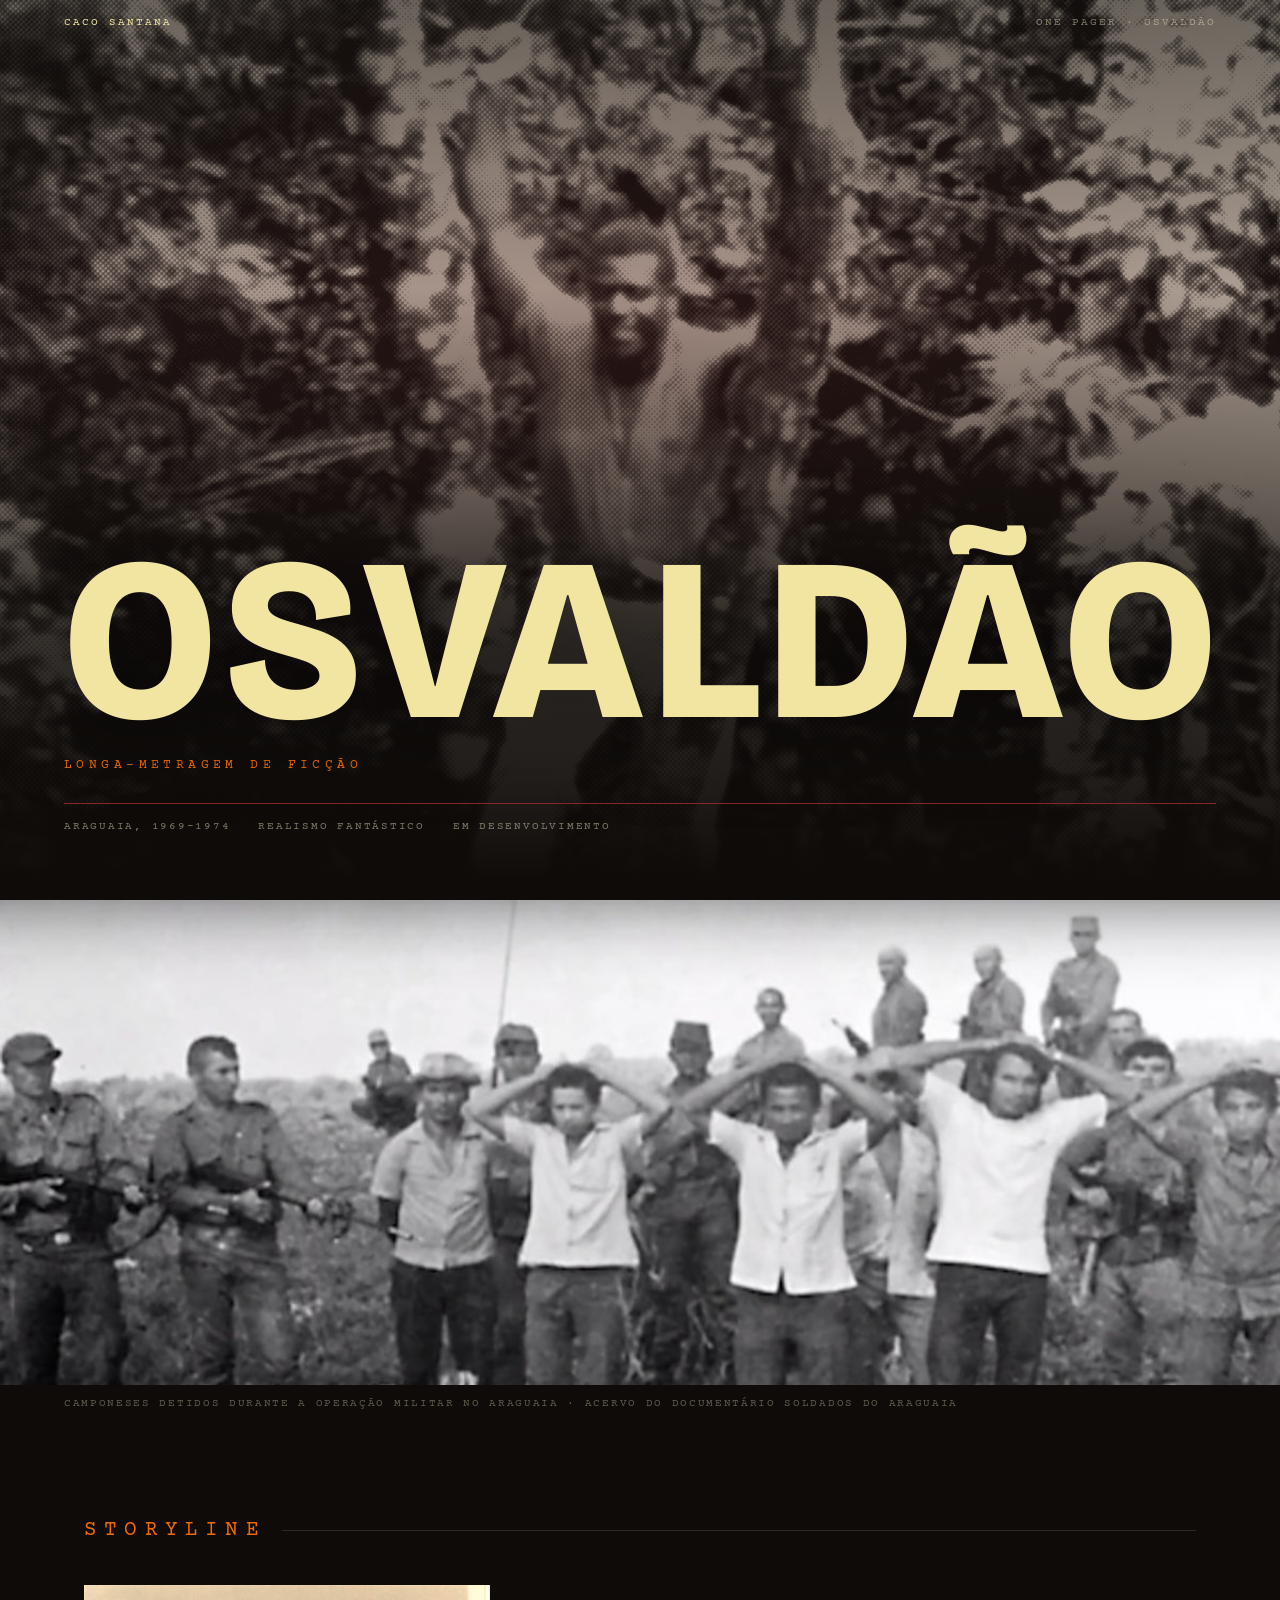
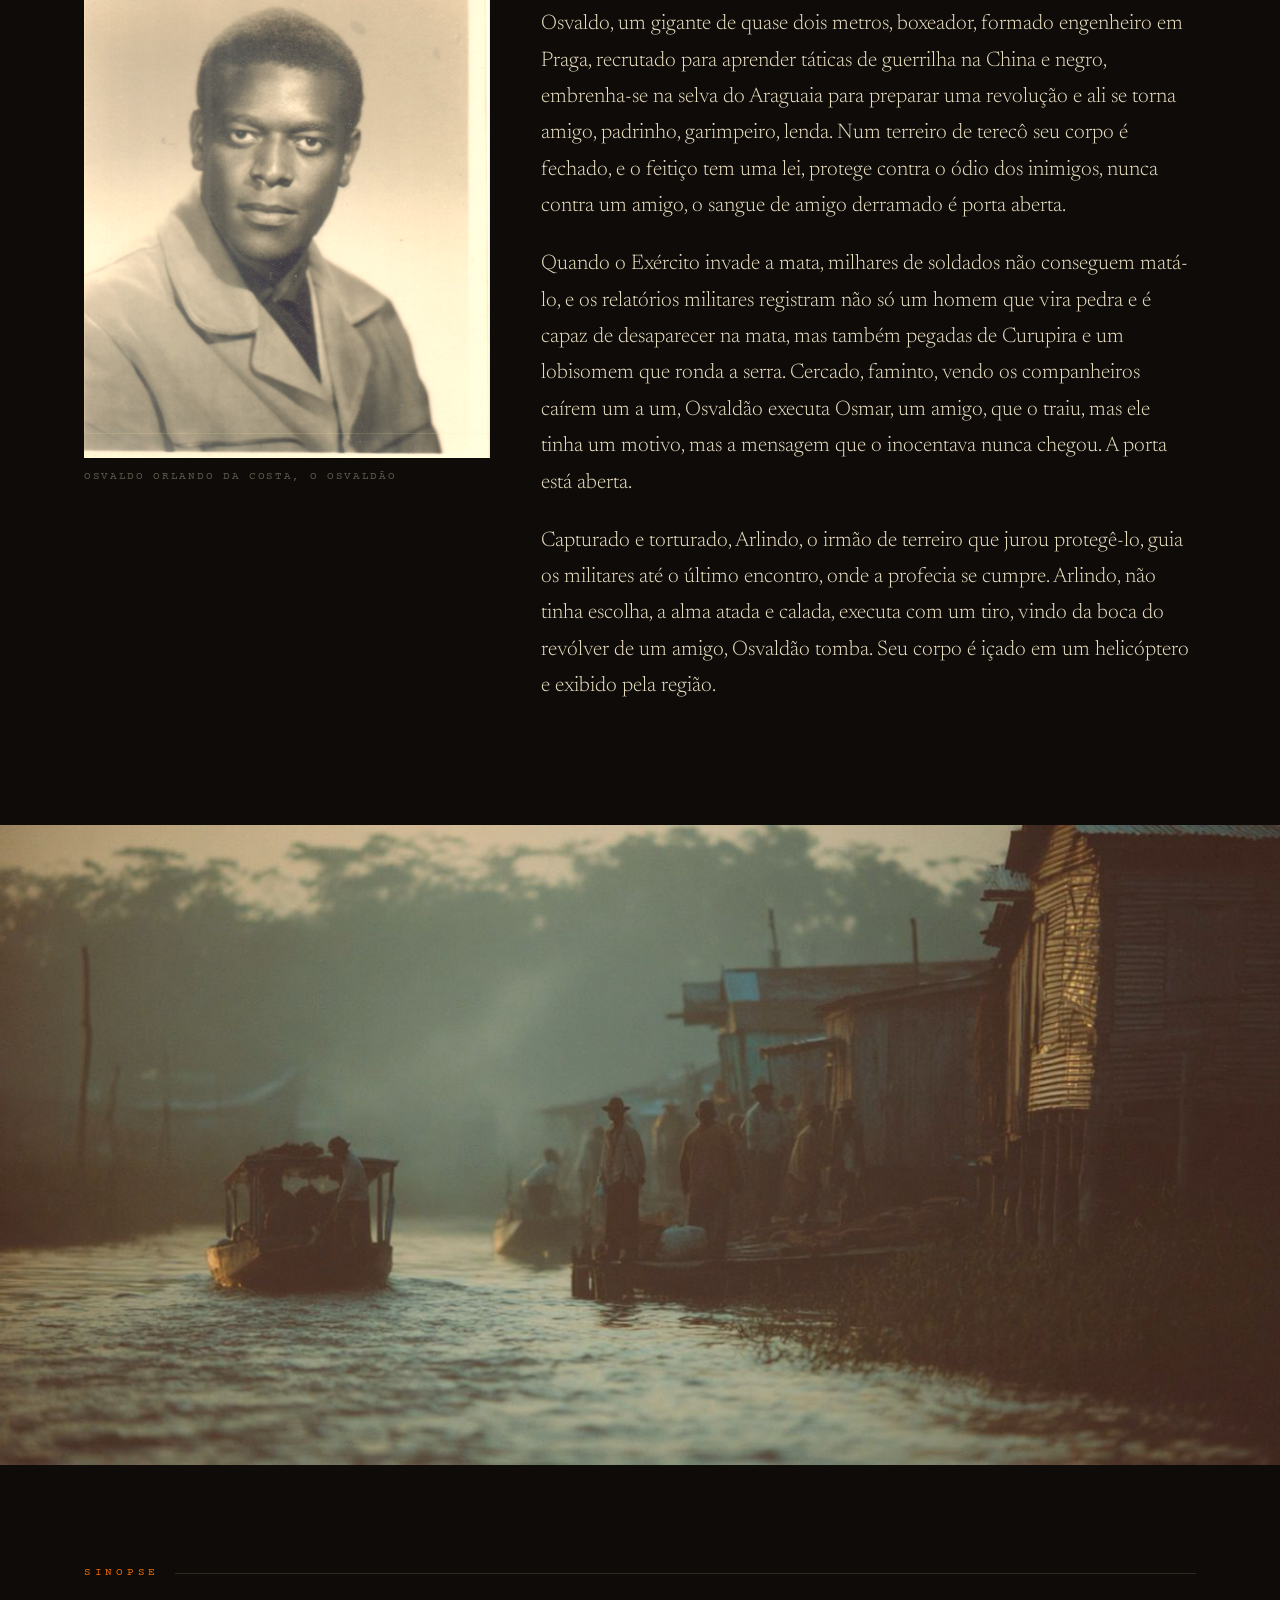
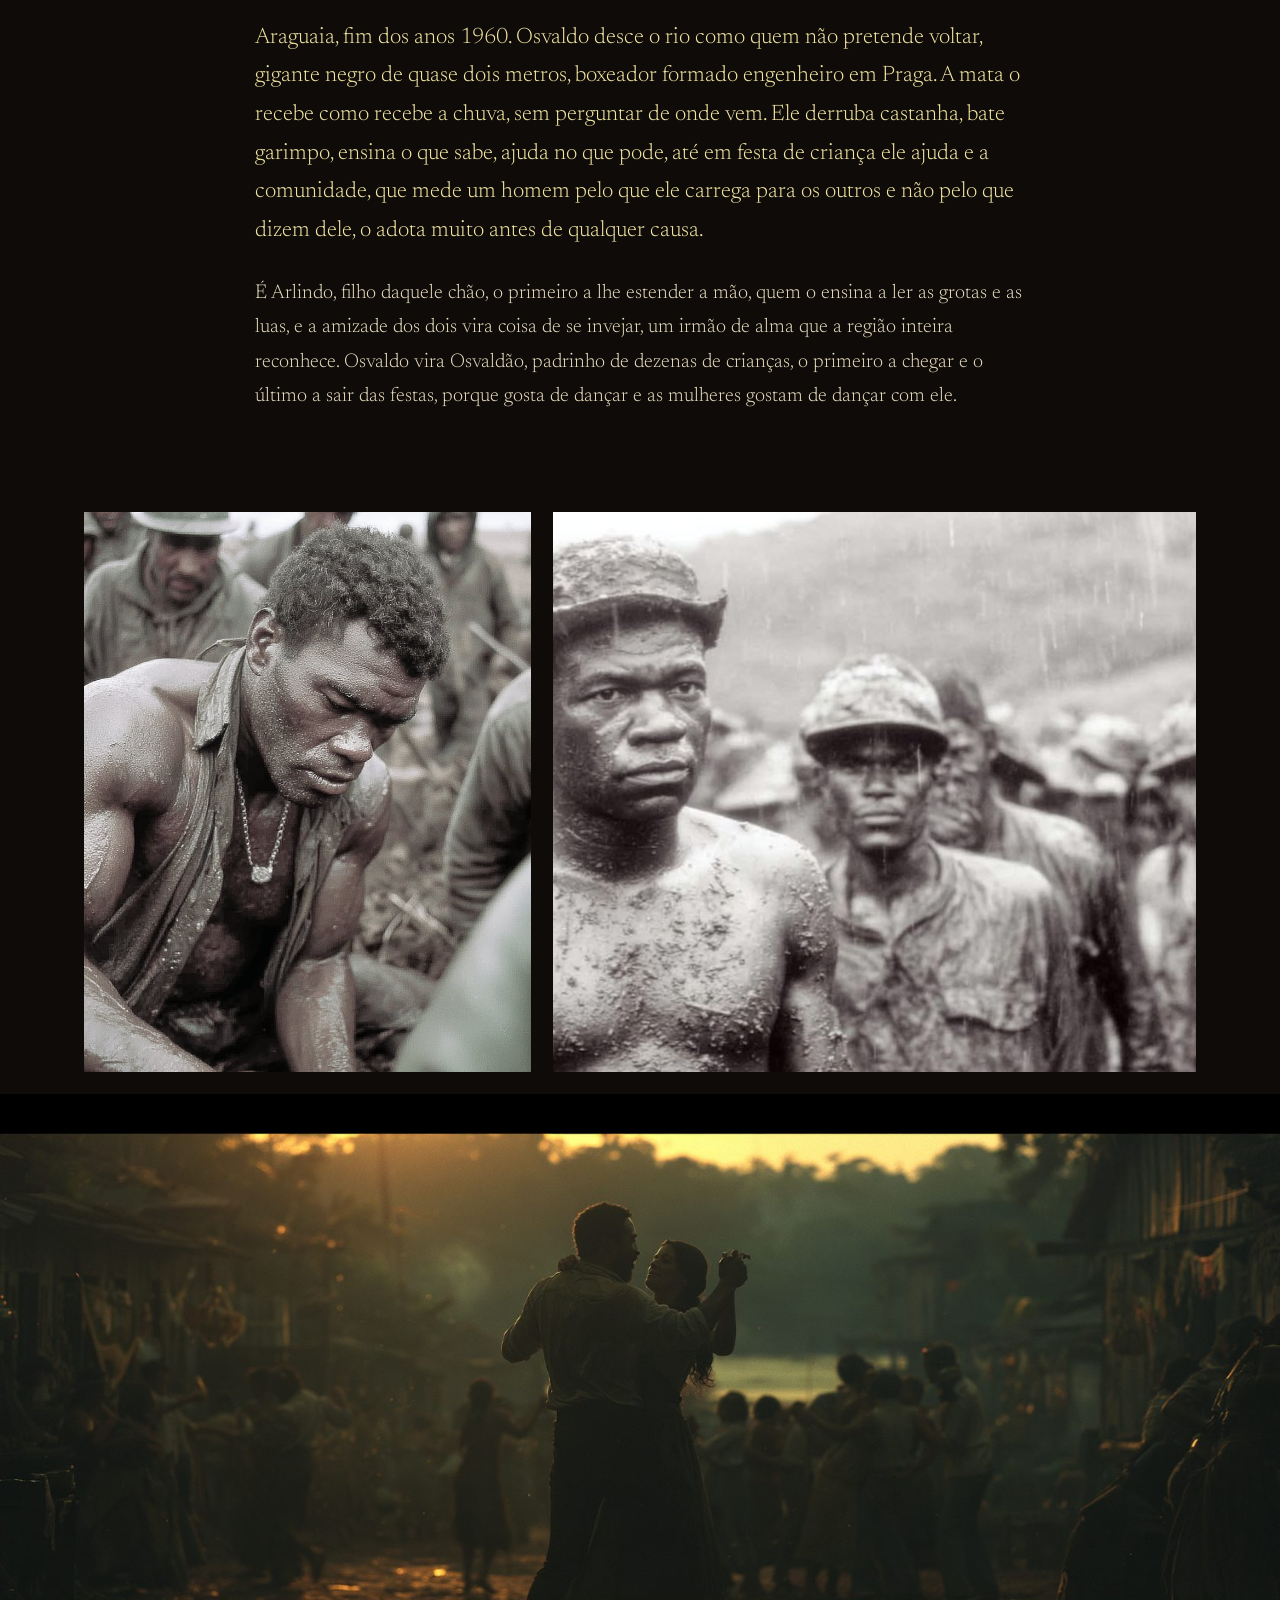
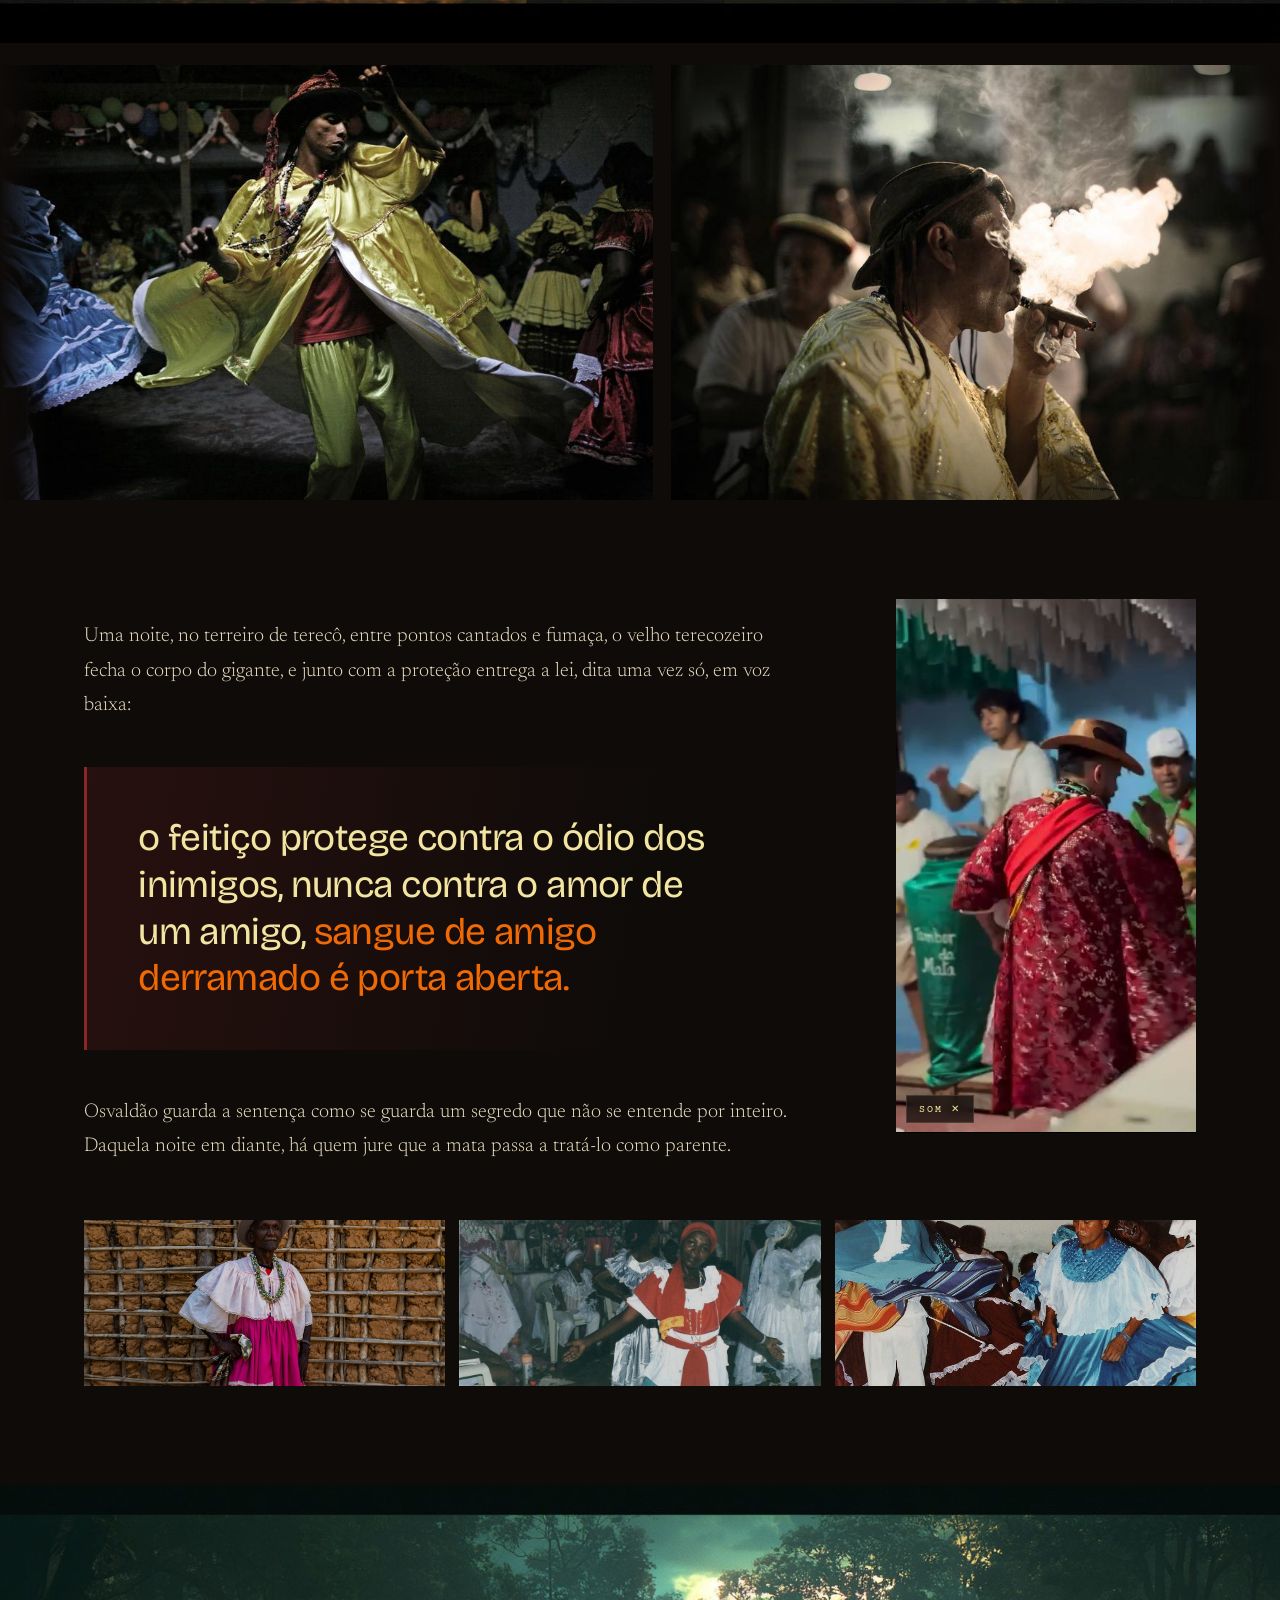
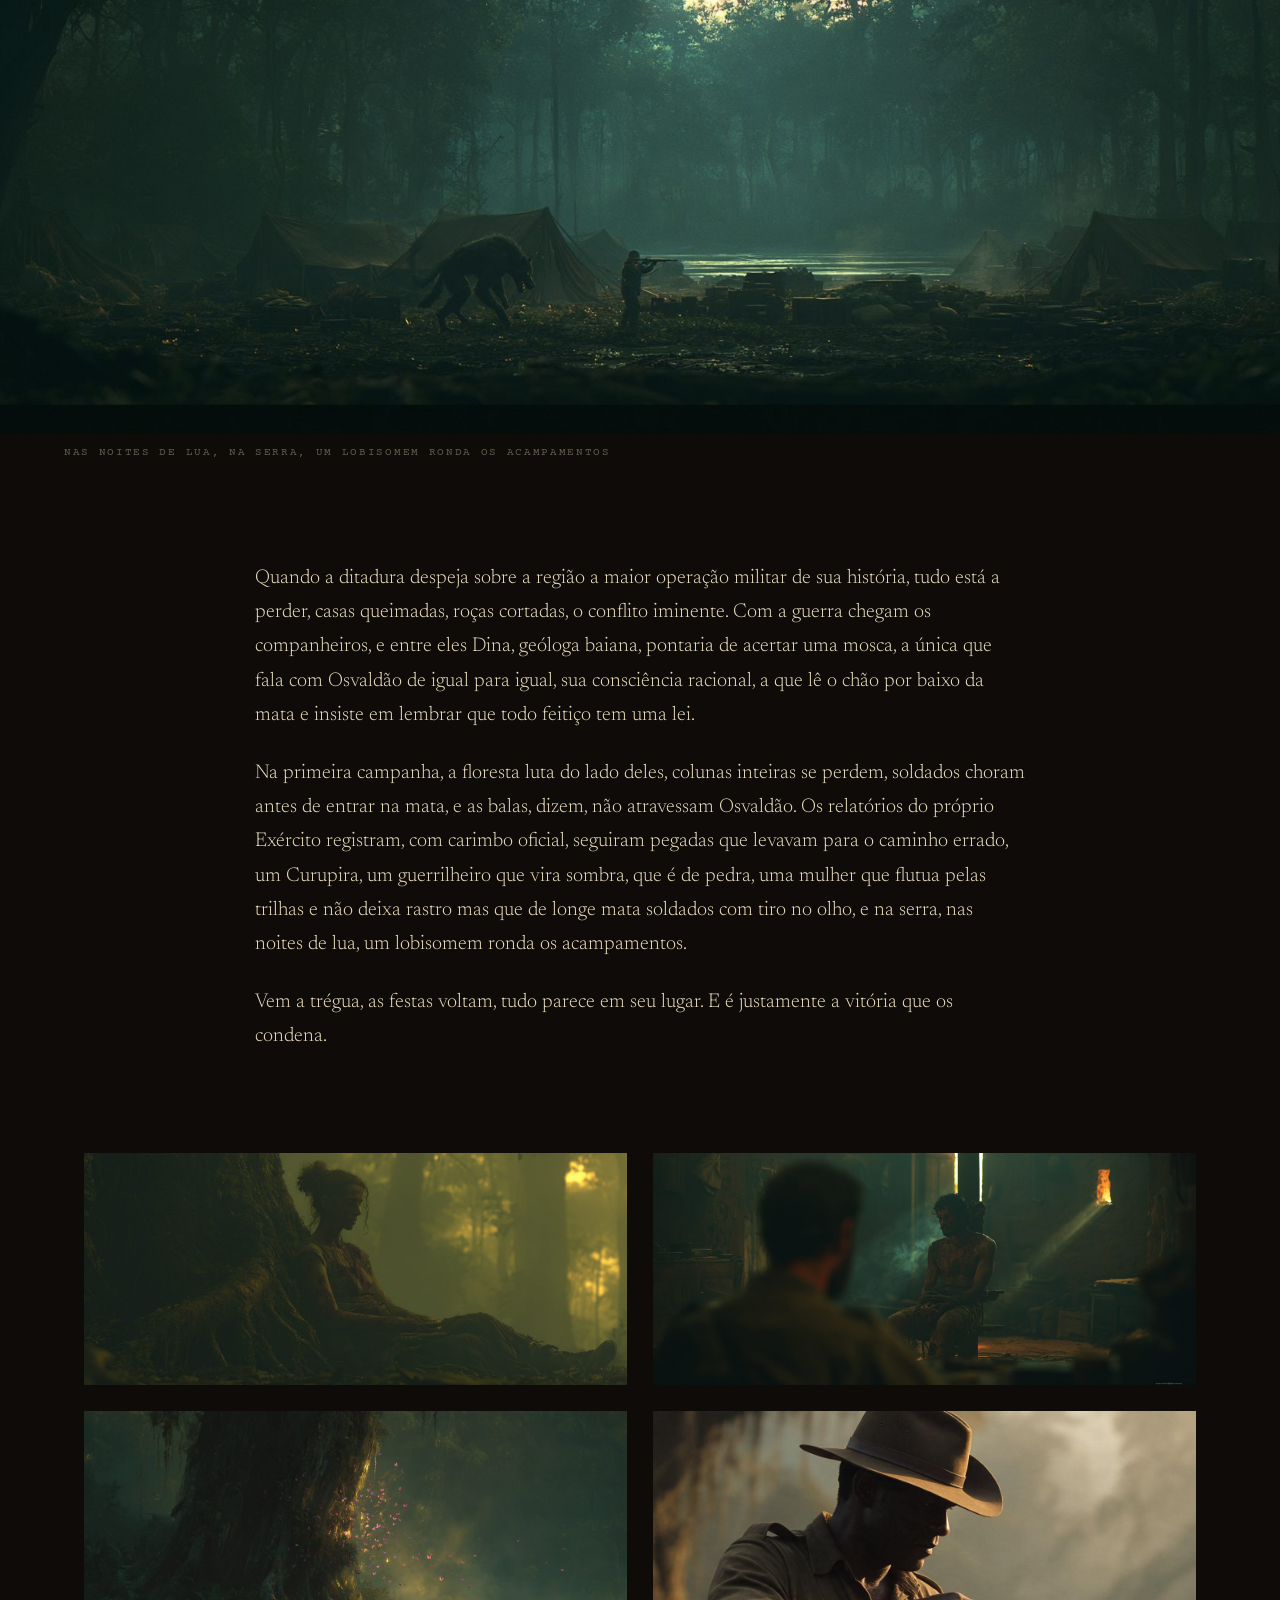
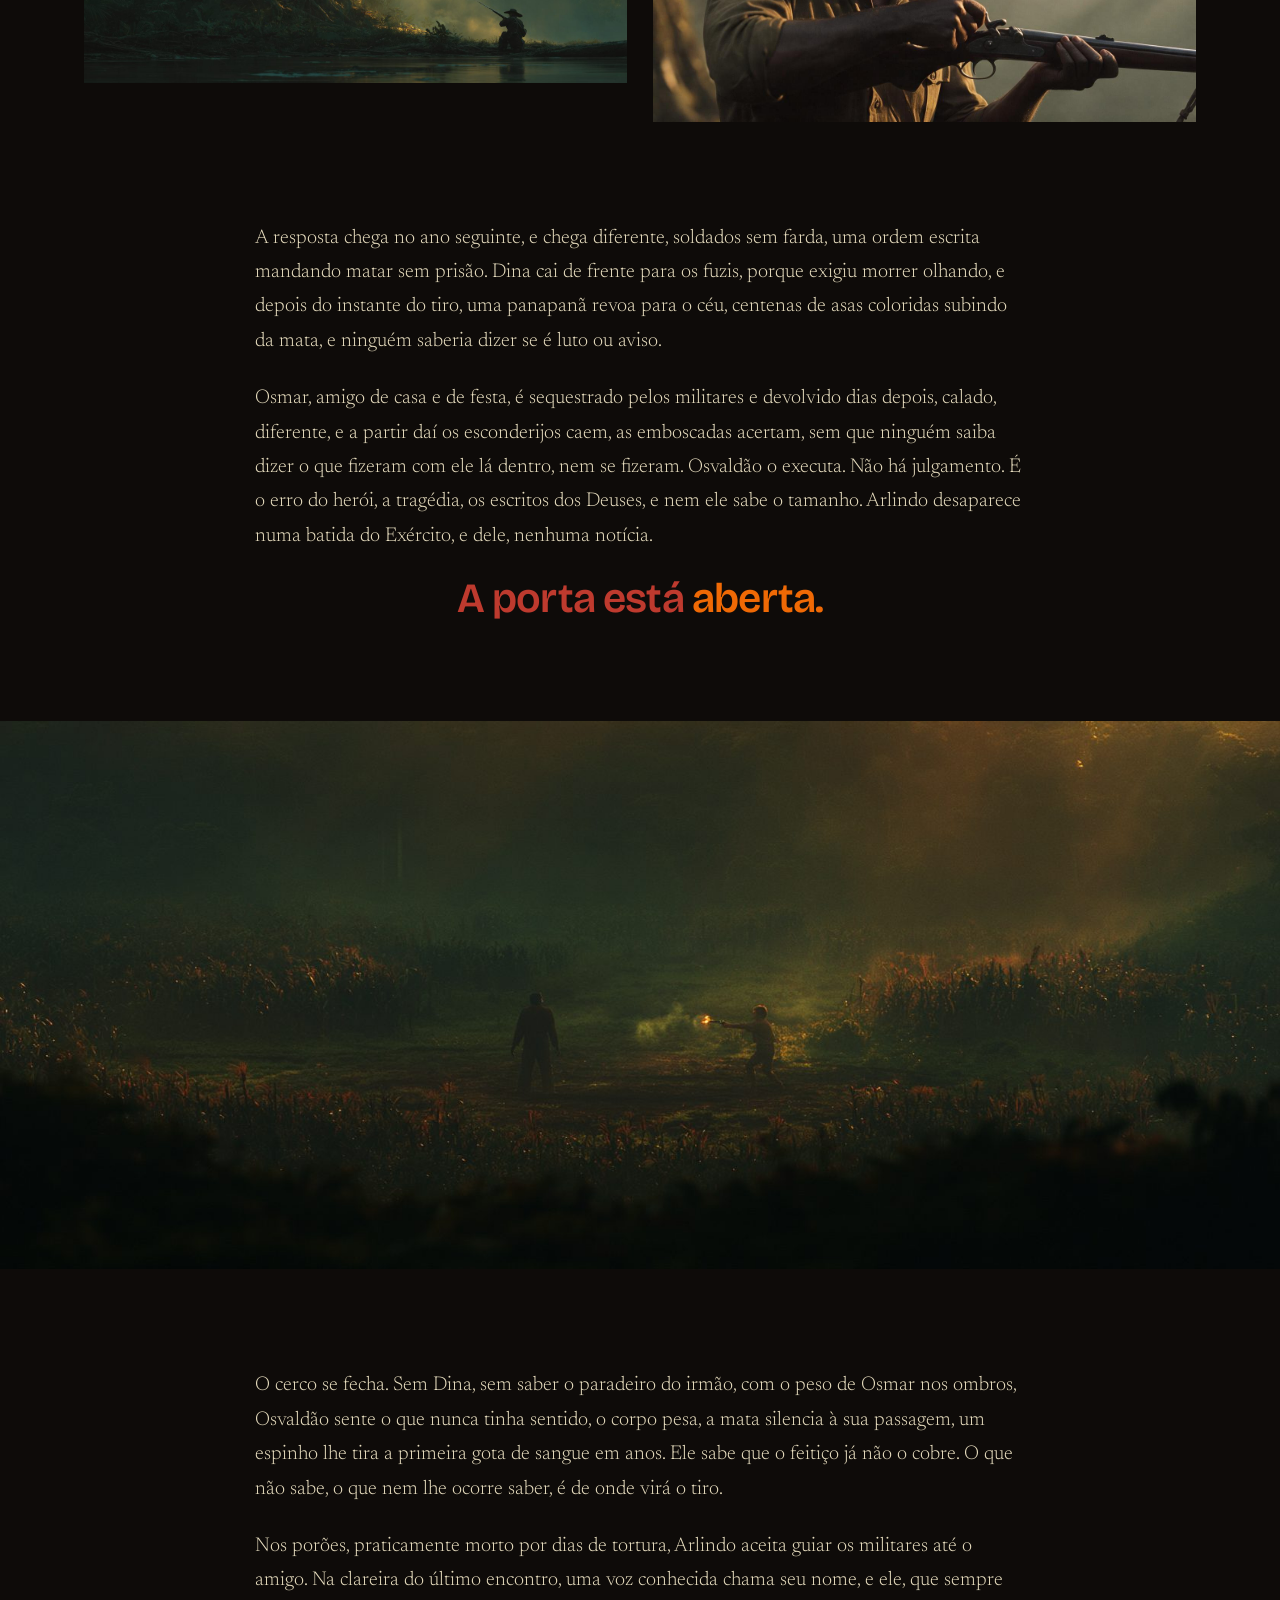
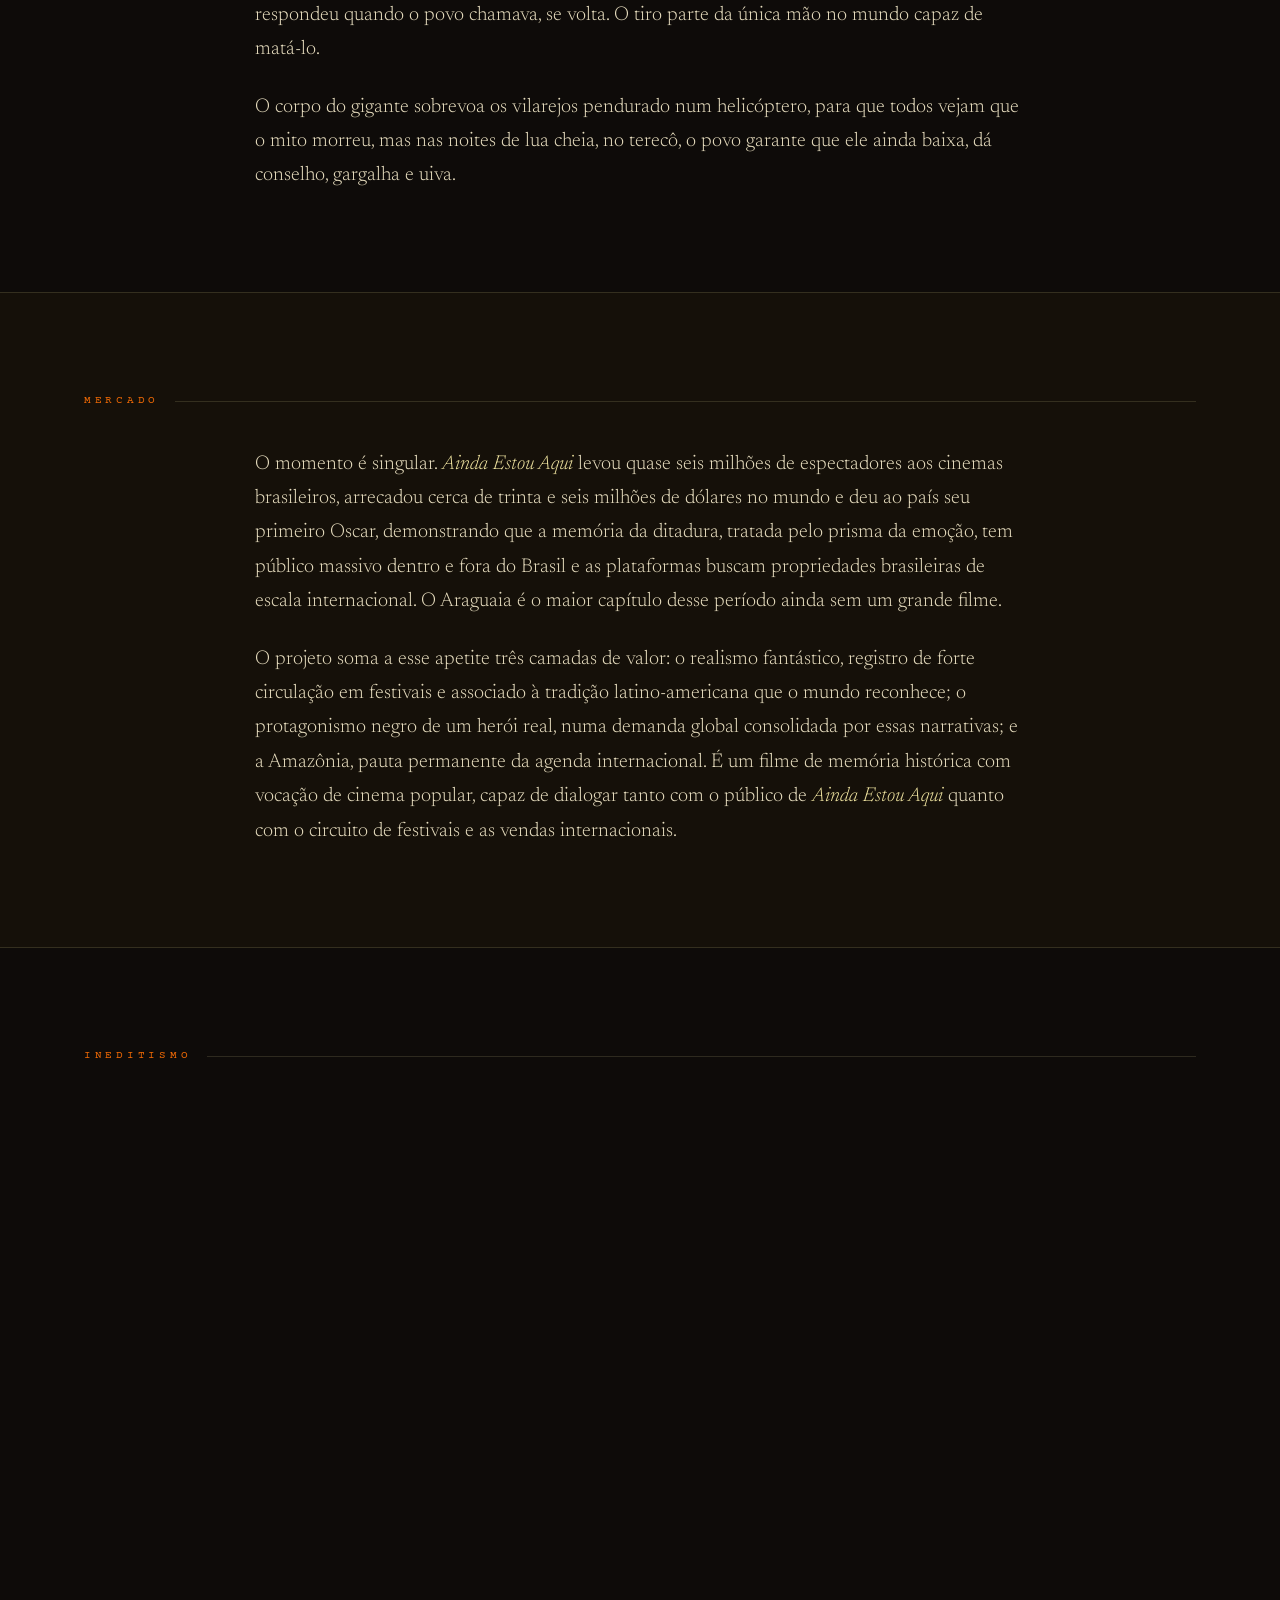
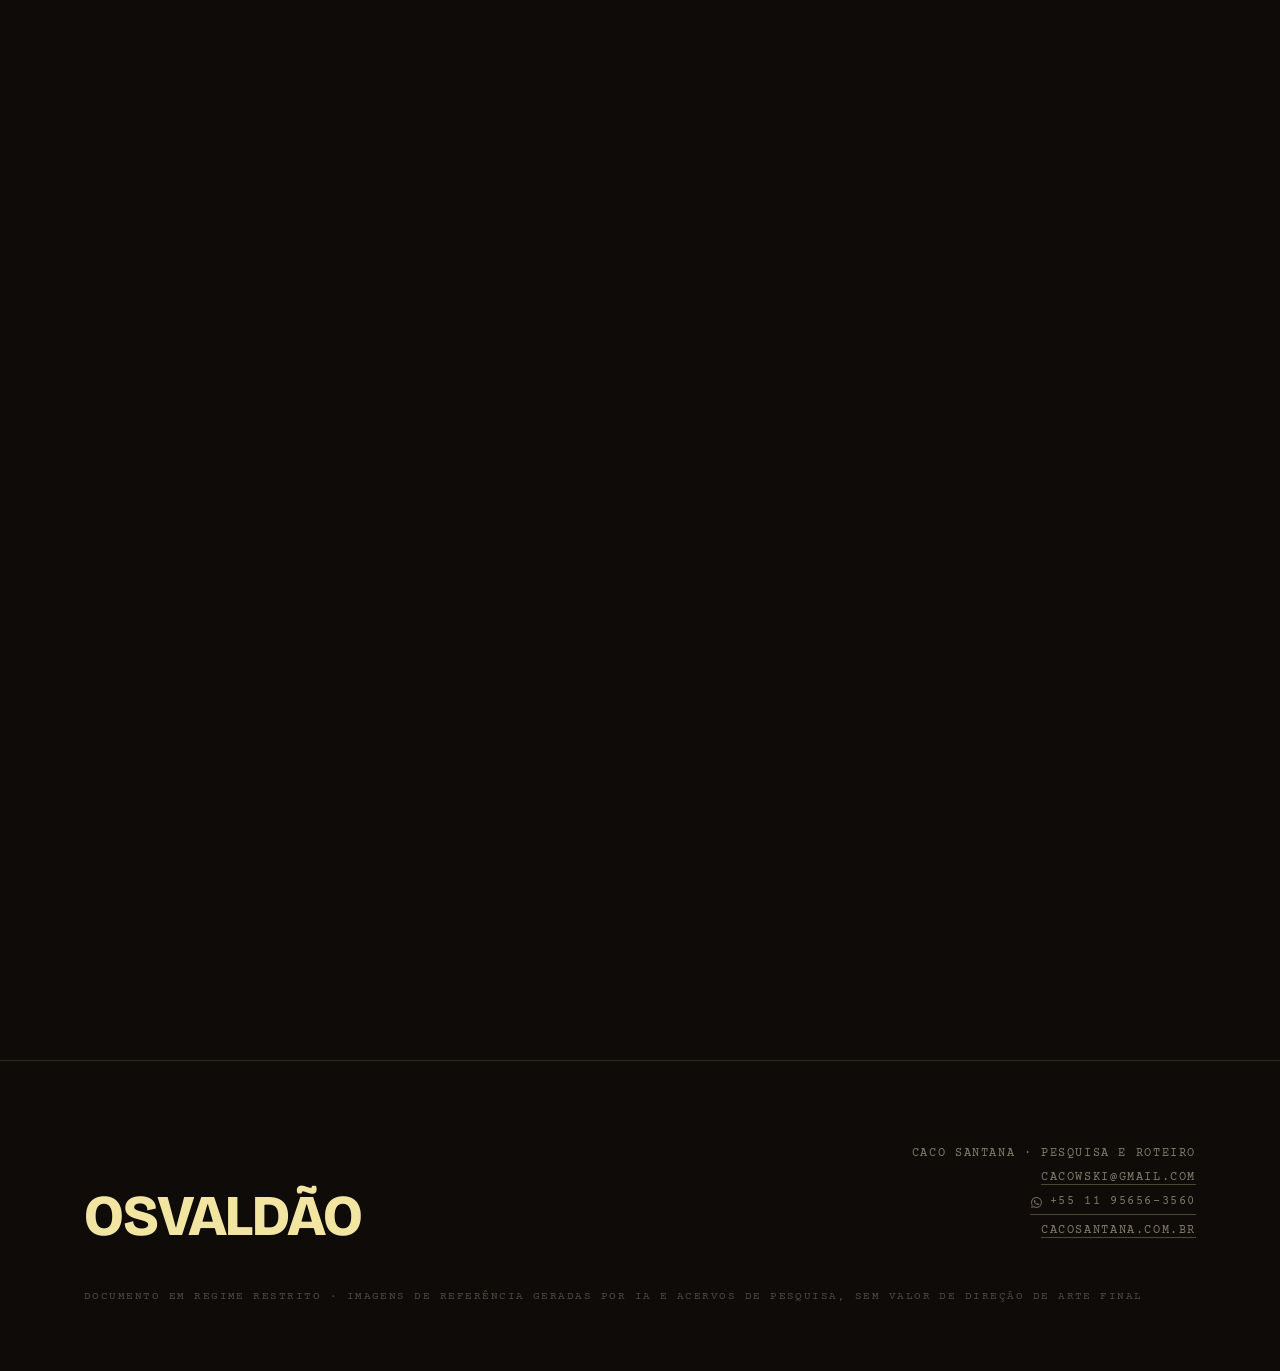
<file: osvaldao/index.html>
<!DOCTYPE html>
<html lang="pt-BR">
<head>
<meta charset="UTF-8">
<meta name="viewport" content="width=device-width, initial-scale=1.0">
<meta name="robots" content="noindex, nofollow">
<title>OSVALDÃO — Longa-metragem de ficção</title>
<meta name="description" content="Osvaldão. Longa-metragem de ficção sobre o guerrilheiro do Araguaia que o Exército precisou matar duas vezes, no corpo e no imaginário.">
<meta property="og:title" content="OSVALDÃO — Longa-metragem de ficção">
<meta property="og:description" content="O guerrilheiro do Araguaia que o Exército precisou matar duas vezes, no corpo e no imaginário.">
<meta property="og:image" content="https://cacosantana.com.br/osvaldao/img/cover.jpg">
<meta property="og:type" content="website">
<link rel="preconnect" href="https://fonts.googleapis.com">
<link rel="preconnect" href="https://fonts.gstatic.com" crossorigin>
<link href="https://fonts.googleapis.com/css2?family=Bricolage+Grotesque:opsz,wdth,wght@12..96,75..100,400;12..96,75..100,600;12..96,75..100,800&family=Newsreader:ital,opsz,wght@0,6..72,300;0,6..72,400;0,6..72,500;1,6..72,300;1,6..72,400&family=Courier+Prime:wght@400;700&display=swap" rel="stylesheet">
<style>
:root{
  --breu:#0E0B09;
  --breu-2:#151009;
  --sangue:#8B2626;
  --sangue-claro:#BE3A2E;
  --brasa:#EF6905;
  --osso:#F1E5A1;
  --mata:#486C2F;
  --papel:#E6DCBE;
  --fumaca:rgba(230,220,190,.52);
  --linha:rgba(241,229,161,.14);
  --display:"Bricolage Grotesque",system-ui,sans-serif;
  --corpo:"Newsreader",Georgia,serif;
  --util:"Courier Prime",ui-monospace,monospace;
  --gut:clamp(20px,5vw,64px);
}
*{box-sizing:border-box}
html{scroll-behavior:smooth;-webkit-text-size-adjust:100%}
body{
  margin:0;background:var(--breu);color:var(--papel);
  font-family:var(--corpo);font-weight:300;
  font-size:clamp(17px,1.05vw + 14px,20px);line-height:1.72;
  -webkit-font-smoothing:antialiased;overflow-x:hidden;
}
img,video{display:block;max-width:100%}
a{color:inherit}

/* ---------- barra ---------- */
.topbar{
  position:fixed;inset:0 0 auto 0;z-index:50;
  display:flex;align-items:center;justify-content:space-between;gap:16px;
  padding:14px var(--gut);
  font-family:var(--util);font-size:11px;letter-spacing:.18em;text-transform:uppercase;
  color:var(--fumaca);
  transition:background .4s ease,border-color .4s ease,color .4s ease;
  border-bottom:1px solid transparent;
}
.topbar.stuck{
  background:rgba(14,11,9,.88);backdrop-filter:blur(10px);
  border-bottom-color:var(--linha);
}
.topbar a{text-decoration:none;color:var(--osso)}
.topbar a:hover{color:var(--brasa)}
.topbar .tag{color:var(--fumaca)}
@media(max-width:560px){.topbar .tag{display:none}}

/* ---------- capa ---------- */
.hero{
  position:relative;min-height:100svh;display:flex;flex-direction:column;justify-content:flex-end;
  padding:0 var(--gut) clamp(36px,7vh,84px);
  overflow:hidden;
}
.hero-bg{
  position:absolute;inset:0;
  background:url("/osvaldao/img/cover.jpg") center 30%/cover no-repeat;
  filter:grayscale(1) contrast(1.12) brightness(.78) sepia(.28);
  transform:scale(1.06);
  animation:drift 26s ease-in-out infinite alternate;
}
@keyframes drift{from{transform:scale(1.06) translate3d(0,0,0)}to{transform:scale(1.14) translate3d(0,-1.5%,0)}}
.hero-veil{
  position:absolute;inset:0;
  background:
    linear-gradient(to top,var(--breu) 2%,rgba(14,11,9,.72) 34%,rgba(14,11,9,.20) 68%,rgba(14,11,9,.55) 100%),
    radial-gradient(120% 80% at 50% 40%,rgba(139,38,38,.22),transparent 70%);
}
.hero-inner{position:relative;z-index:2;width:100%}
.hero h1{margin:0 0 clamp(10px,1.6vh,20px);line-height:0}
.hero h1 svg{width:100%;height:auto;display:block;overflow:visible;
  filter:drop-shadow(0 6px 44px rgba(0,0,0,.6))}
.hero h1 text{
  font-family:var(--display);font-weight:800;font-size:200px;
  fill:var(--osso);
}
.hero .sub{
  margin:clamp(14px,2.4vh,26px) 0 0;
  font-family:var(--util);text-transform:uppercase;letter-spacing:.34em;
  font-size:clamp(10px,1.5vw,13px);color:var(--brasa);
}
.hero .rule{height:1px;background:var(--sangue);margin:clamp(18px,3vh,32px) 0 0;width:100%}
.hero .meta{
  display:flex;flex-wrap:wrap;gap:8px 28px;margin-top:14px;
  font-family:var(--util);font-size:11px;letter-spacing:.16em;text-transform:uppercase;color:var(--fumaca);
}

/* ---------- estrutura ---------- */
section{padding:clamp(72px,11vh,150px) 0}
.wrap{max-width:1240px;margin:0 auto;padding:0 var(--gut)}
.col{max-width:70ch;margin:0 auto}
.col p{margin:0 0 1.15em}
.col p:last-child{margin-bottom:0}

.eyebrow{
  display:flex;align-items:center;gap:16px;
  font-family:var(--util);font-size:11px;letter-spacing:.34em;text-transform:uppercase;
  color:var(--brasa);margin:0 0 clamp(26px,4vh,44px);
}
.eyebrow::after{content:"";flex:1;height:1px;background:var(--linha)}

.lead{font-size:1.12em;color:var(--osso)}
strong{font-weight:500;color:var(--osso)}
em{font-style:italic;color:var(--osso)}

/* ---------- imagens ---------- */
figure{margin:0}
.band{padding:0}
.band img,.band video{width:100%;height:auto}
.band.tall img{max-height:88vh;object-fit:cover}
.cap{
  font-family:var(--util);font-size:10.5px;letter-spacing:.16em;text-transform:uppercase;
  color:rgba(230,220,190,.38);padding:10px var(--gut) 0;
}
.wrap .cap{padding-left:0;padding-right:0}

.duo{display:grid;grid-template-columns:1fr;gap:clamp(12px,2vw,22px)}
.duo img{width:100%;height:clamp(300px,52vw,560px);object-fit:cover}
.duo img:first-child{object-position:center 28%}
@media(min-width:820px){
  .duo{grid-template-columns:0.82fr 1.18fr}
}
.trio{display:grid;grid-template-columns:1fr;gap:clamp(12px,2vw,22px)}
@media(min-width:760px){.trio{grid-template-columns:repeat(3,1fr)}
  .trio img{height:clamp(240px,32vw,420px);object-fit:cover;width:100%}}

.quad{display:grid;grid-template-columns:1fr;gap:clamp(14px,2.2vw,26px)}
@media(min-width:720px){.quad{grid-template-columns:repeat(2,1fr)}}
.quad img{width:100%;height:auto;display:block}

.trio{display:grid;grid-template-columns:1fr;gap:clamp(12px,2vw,22px)}
@media(min-width:760px){.trio{grid-template-columns:repeat(3,1fr)}
  .trio img{height:clamp(240px,32vw,420px);object-fit:cover;width:100%}}

.tereco-mini{display:grid;grid-template-columns:repeat(3,1fr);gap:clamp(8px,1.4vw,14px)}
.tereco-mini img{width:100%;height:clamp(100px,13vw,170px);object-fit:cover;opacity:.82;transition:opacity .35s ease}
.tereco-mini img:hover{opacity:1}

.marquee{overflow:hidden;position:relative;-webkit-mask-image:linear-gradient(to right,transparent 0,#000 4%,#000 96%,transparent 100%);mask-image:linear-gradient(to right,transparent 0,#000 4%,#000 96%,transparent 100%)}
.marquee-track{display:flex;width:max-content;gap:clamp(10px,1.6vw,18px);animation:marquee-scroll 38s linear infinite}
.marquee-track img{height:clamp(230px,34vw,440px);width:auto;flex:none;object-fit:cover}
.marquee:hover .marquee-track{animation-play-state:paused}
@keyframes marquee-scroll{from{transform:translateX(0)}to{transform:translateX(-50%)}}
@media(prefers-reduced-motion:reduce){.marquee-track{animation:none}}

/* ---------- storyline ---------- */
.storyline .grid{display:grid;grid-template-columns:1fr;gap:clamp(26px,4vw,56px);align-items:start}
@media(min-width:900px){.storyline .grid{grid-template-columns:0.62fr 1fr}}
.storyline .portrait{position:relative}
.storyline .portrait img{width:100%;filter:sepia(.32) contrast(1.05)}
.storyline .portrait::after{
  content:"";position:absolute;inset:0 0 2.6em 0;
  box-shadow:inset 0 0 0 1px rgba(241,229,161,.16);pointer-events:none;
}
.storyline p{font-size:1.06em}

.ined-grid{display:grid;grid-template-columns:1fr;gap:clamp(26px,4vw,56px);align-items:start}
.ined-grid .portrait img{width:100%;filter:sepia(.15) contrast(1.03)}
@media(min-width:900px){.ined-grid{grid-template-columns:1fr 0.5fr}}

/* ---------- terecô ---------- */
.tereco .grid{display:grid;grid-template-columns:1fr;gap:clamp(28px,4vw,56px);align-items:start}
.tereco .grid > div{max-width:64ch}
@media(min-width:900px){.tereco .grid{grid-template-columns:1fr 300px}}
.player{position:relative;background:#000;max-width:320px;margin:0 auto}
.player video{width:100%;height:auto}
.som{
  position:absolute;left:10px;bottom:10px;
  font-family:var(--util);font-size:10px;letter-spacing:.2em;text-transform:uppercase;
  background:rgba(14,11,9,.72);color:var(--osso);border:1px solid var(--linha);
  padding:7px 12px;cursor:pointer;backdrop-filter:blur(6px);
}
.som:hover{border-color:var(--brasa);color:var(--brasa)}

/* ---------- a lei ---------- */
.lei{
  margin:clamp(30px,5vh,52px) 0;padding:clamp(26px,4vw,48px) clamp(22px,4vw,52px);
  border-left:3px solid var(--sangue);
  background:linear-gradient(100deg,rgba(139,38,38,.20),rgba(139,38,38,0) 78%);
}
.lei p{
  margin:0;font-family:var(--display);font-weight:400;
  font-size:clamp(1.35rem,3.1vw,2.35rem);line-height:1.24;letter-spacing:-.015em;
  color:var(--osso);
}
.lei .porta{color:var(--brasa)}

.beat{
  font-family:var(--display);font-weight:600;
  font-size:clamp(1.4rem,4.4vw,2.6rem);letter-spacing:-.02em;line-height:1.1;
  color:var(--sangue-claro);text-align:center;
  margin:clamp(34px,6vh,72px) 0 0;
}
.beat span{color:var(--brasa)}

/* ---------- blocos de texto sobre fundo ---------- */
.mercado{background:var(--breu-2);border-top:1px solid var(--linha);border-bottom:1px solid var(--linha)}

.pontos{counter-reset:p}
.pontos .item{
  border-top:1px solid var(--linha);padding:clamp(20px,3vh,30px) 0;
  display:grid;grid-template-columns:1fr;gap:6px 40px;
}
@media(min-width:820px){.pontos .item{grid-template-columns:230px 1fr;gap:0 40px}}
.pontos .item:last-child{border-bottom:1px solid var(--linha)}
.pontos h3{
  margin:0;font-family:var(--util);font-size:12px;font-weight:700;
  letter-spacing:.2em;text-transform:uppercase;color:var(--brasa);padding-top:.45em;
}
.pontos p{margin:0;font-size:.98em}

/* ---------- rodapé ---------- */
footer{
  padding:clamp(56px,9vh,110px) 0 clamp(40px,6vh,70px);
  border-top:1px solid var(--linha);
}
.foot{display:flex;flex-wrap:wrap;gap:26px 48px;align-items:flex-end;justify-content:space-between}
.foot .mark{
  font-family:var(--display);font-weight:800;letter-spacing:-.02em;
  font-size:clamp(2rem,6vw,3.6rem);line-height:.9;color:var(--osso);margin:0;
}
.foot .info{font-family:var(--util);font-size:11.5px;letter-spacing:.14em;text-transform:uppercase;color:var(--fumaca);line-height:2.1;text-align:right}
.foot .info a{text-decoration:none;border-bottom:1px solid rgba(241,229,161,.28)}
.foot .info a:hover{color:var(--brasa);border-color:var(--brasa)}
.foot .info a.wa{display:inline-flex;align-items:center;gap:7px;border-bottom:1px solid rgba(241,229,161,.28)}
.foot .info a.wa svg{flex:none;opacity:.85}
.foot .info a.wa:hover svg{opacity:1}
.aviso{
  margin-top:clamp(30px,5vh,54px);font-family:var(--util);font-size:10.5px;
  letter-spacing:.14em;text-transform:uppercase;color:rgba(230,220,190,.30);
}

/* ---------- reveal ---------- */
.rv{opacity:0;transform:translateY(22px);transition:opacity .9s cubic-bezier(.2,.7,.2,1),transform .9s cubic-bezier(.2,.7,.2,1)}
.rv.in{opacity:1;transform:none}
@media(prefers-reduced-motion:reduce){
  .rv{opacity:1;transform:none;transition:none}
  .hero-bg{animation:none}
  html{scroll-behavior:auto}
}
:focus-visible{outline:2px solid var(--brasa);outline-offset:3px}

</style>
</head>
<body>

<div class="topbar" id="topbar">
  <a href="/">Caco Santana</a>
  <span class="tag">One pager · Osvaldão</span>
</div>

<header class="hero">
  <div class="hero-bg"></div>
  <div class="hero-veil"></div>
  <div class="hero-inner">
    <h1>
      <svg viewBox="0 0 1000 218" role="img" aria-label="Osvaldão">
        <text x="0" y="205" textLength="1000" lengthAdjust="spacing">OSVALDÃO</text>
      </svg>
    </h1>
    <p class="sub">Longa-metragem de ficção</p>
    <div class="rule"></div>
    <div class="meta">
      <span>Araguaia, 1969–1974</span>
      <span>Realismo fantástico</span>
      <span>Em desenvolvimento</span>
    </div>
  </div>
</header>

<figure class="band rv">
  <img src="/osvaldao/img/militares-araguaia.jpg" alt="Soldados perfilados na mata durante a Guerrilha do Araguaia" loading="lazy">
  <figcaption class="cap">Camponeses detidos durante a operação militar no Araguaia · acervo do documentário Soldados do Araguaia</figcaption>
</figure>

<section class="storyline">
  <div class="wrap">
    <p class="eyebrow rv">Storyline</p>
    <div class="grid">
      <figure class="portrait rv">
        <img src="/osvaldao/img/osvaldao-retrato.jpg" alt="Retrato de Osvaldo Orlando da Costa, o Osvaldão" loading="lazy">
        <figcaption class="cap">Osvaldo Orlando da Costa, o Osvaldão</figcaption>
      </figure>
      <div class="rv">
        <p>Osvaldo, um gigante de quase dois metros, boxeador, formado engenheiro em Praga, recrutado para aprender táticas de guerrilha na China e negro, embrenha-se na selva do Araguaia para preparar uma revolução e ali se torna amigo, padrinho, garimpeiro, lenda. Num terreiro de terecô seu corpo é fechado, e o feitiço tem uma lei, protege contra o ódio dos inimigos, nunca contra um amigo, o sangue de amigo derramado é porta aberta.</p>
        <p>Quando o Exército invade a mata, milhares de soldados não conseguem matá-lo, e os relatórios militares registram não só um homem que vira pedra e é capaz de desaparecer na mata, mas também pegadas de Curupira e um lobisomem que ronda a serra. Cercado, faminto, vendo os companheiros caírem um a um, Osvaldão executa Osmar, um amigo, que o traiu, mas ele tinha um motivo, mas a mensagem que o inocentava nunca chegou. A porta está aberta.</p>
        <p>Capturado e torturado, Arlindo, o irmão de terreiro que jurou protegê-lo, guia os militares até o último encontro, onde a profecia se cumpre. Arlindo, não tinha escolha, a alma atada e calada, executa com um tiro, vindo da boca do revólver de um amigo, Osvaldão tomba. Seu corpo é içado em um helicóptero e exibido pela região.</p>
      </div>
    </div>
  </div>
</section>

<figure class="band rv">
  <video src="/osvaldao/video/chegada.mp4" poster="/osvaldao/img/chegada-poster.jpg" autoplay muted loop playsinline aria-label="Homem chegando de barco ao Araguaia"></video>
</figure>

<section>
  <div class="wrap">
    <p class="eyebrow rv">Sinopse</p>
    <div class="col rv">
      <p class="lead">Araguaia, fim dos anos 1960. Osvaldo desce o rio como quem não pretende voltar, gigante negro de quase dois metros, boxeador formado engenheiro em Praga. A mata o recebe como recebe a chuva, sem perguntar de onde vem. Ele derruba castanha, bate garimpo, ensina o que sabe, ajuda no que pode, até em festa de criança ele ajuda e a comunidade, que mede um homem pelo que ele carrega para os outros e não pelo que dizem dele, o adota muito antes de qualquer causa.</p>
      <p>É Arlindo, filho daquele chão, o primeiro a lhe estender a mão, quem o ensina a ler as grotas e as luas, e a amizade dos dois vira coisa de se invejar, um irmão de alma que a região inteira reconhece. Osvaldo vira Osvaldão, padrinho de dezenas de crianças, o primeiro a chegar e o último a sair das festas, porque gosta de dançar e as mulheres gostam de dançar com ele.</p>
    </div>
  </div>
</section>

<div class="wrap rv">
  <div class="duo">
    <img src="/osvaldao/img/garimpo-01.jpg" alt="Osvaldão trabalhando no garimpo" loading="lazy">
    <img src="/osvaldao/img/garimpo-02.jpg" alt="Garimpeiros no barranco" loading="lazy">
  </div>
</div>

<figure class="band tall rv" style="margin-top:clamp(12px,2vw,22px)">
  <img src="/osvaldao/img/danca.jpg" alt="Osvaldão dançando com uma mulher em festa da comunidade" loading="lazy">
</figure>

<div class="marquee rv" style="margin-top:clamp(12px,2vw,22px)">
  <div class="marquee-track">
    <img src="/osvaldao/img/terreiro-01.jpg" alt="Terreiro de terecô" loading="lazy">
    <img src="/osvaldao/img/terreiro-02.jpg" alt="Terreiro de terecô" loading="lazy">
    <img src="/osvaldao/img/terreiro-03.jpg" alt="Terreiro de terecô" loading="lazy">
    <img src="/osvaldao/img/terreiro-04.jpg" alt="Terreiro de terecô" loading="lazy">
    <img src="/osvaldao/img/terreiro-05.jpg" alt="Terreiro de terecô" loading="lazy">
    <img src="/osvaldao/img/terreiro-06.jpg" alt="Terreiro de terecô" loading="lazy">
    <img src="/osvaldao/img/terreiro-01.jpg" alt="" aria-hidden="true" loading="lazy">
    <img src="/osvaldao/img/terreiro-02.jpg" alt="" aria-hidden="true" loading="lazy">
    <img src="/osvaldao/img/terreiro-03.jpg" alt="" aria-hidden="true" loading="lazy">
    <img src="/osvaldao/img/terreiro-04.jpg" alt="" aria-hidden="true" loading="lazy">
    <img src="/osvaldao/img/terreiro-05.jpg" alt="" aria-hidden="true" loading="lazy">
    <img src="/osvaldao/img/terreiro-06.jpg" alt="" aria-hidden="true" loading="lazy">
  </div>
</div>

<section class="tereco">
  <div class="wrap">
    <div class="grid">
      <div class="rv">
        <p>Uma noite, no terreiro de terecô, entre pontos cantados e fumaça, o velho terecozeiro fecha o corpo do gigante, e junto com a proteção entrega a lei, dita uma vez só, em voz baixa:</p>
        <blockquote class="lei">
          <p>o feitiço protege contra o ódio dos inimigos, nunca contra o amor de um amigo, <span class="porta">sangue de amigo derramado é porta aberta.</span></p>
        </blockquote>
        <p>Osvaldão guarda a sentença como se guarda um segredo que não se entende por inteiro. Daquela noite em diante, há quem jure que a mata passa a tratá-lo como parente.</p>
      </div>
      <figure class="player rv">
        <video id="terecoVid" src="/osvaldao/video/tereco.mp4" poster="/osvaldao/img/tereco-poster.jpg" autoplay loop playsinline aria-label="Festa de terecô, pontos cantados"></video>
        <button class="som" id="somBtn" type="button" aria-pressed="false">Som ✕</button>
      </figure>
    </div>
    <div class="tereco-mini rv" style="margin-top:clamp(26px,4vh,46px)">
      <img src="/osvaldao/img/tereco-01.jpg" alt="Roda de terecô" loading="lazy">
      <img src="/osvaldao/img/tereco-02.jpg" alt="Festa de terecô" loading="lazy">
      <img src="/osvaldao/img/tereco-03.jpg" alt="Mulher de terecô" loading="lazy">
    </div>
  </div>
</section>

<figure class="band rv">
  <img src="/osvaldao/img/lobisomem.jpg" alt="Um lobisomem ronda a serra em noite de lua" loading="lazy">
  <figcaption class="cap">Nas noites de lua, na serra, um lobisomem ronda os acampamentos</figcaption>
</figure>

<section>
  <div class="wrap">
    <div class="col rv">
      <p>Quando a ditadura despeja sobre a região a maior operação militar de sua história, tudo está a perder, casas queimadas, roças cortadas, o conflito iminente. Com a guerra chegam os companheiros, e entre eles Dina, geóloga baiana, pontaria de acertar uma mosca, a única que fala com Osvaldão de igual para igual, sua consciência racional, a que lê o chão por baixo da mata e insiste em lembrar que todo feitiço tem uma lei.</p>
      <p>Na primeira campanha, a floresta luta do lado deles, colunas inteiras se perdem, soldados choram antes de entrar na mata, e as balas, dizem, não atravessam Osvaldão. Os relatórios do próprio Exército registram, com carimbo oficial, seguiram pegadas que levavam para o caminho errado, um Curupira, um guerrilheiro que vira sombra, que é de pedra, uma mulher que flutua pelas trilhas e não deixa rastro mas que de longe mata soldados com tiro no olho, e na serra, nas noites de lua, um lobisomem ronda os acampamentos.</p>
      <p>Vem a trégua, as festas voltam, tudo parece em seu lugar. E é justamente a vitória que os condena.</p>
    </div>
  </div>
</section>

<div class="wrap rv">
  <div class="quad">
    <img src="/osvaldao/img/dina.jpg" alt="Dina, ferida, diante dos fuzis" loading="lazy">
    <img src="/osvaldao/img/pau-de-arara.jpg" alt="Homem ferido amarrado ao pau de arara" loading="lazy">
    <img src="/osvaldao/img/cacador.jpg" alt="Homem apontando espingarda para uma figura colossal na mata" loading="lazy">
    <img src="/osvaldao/img/osvaldao-mata.jpg" alt="Osvaldão de chapéu, armado, na mata" loading="lazy">
  </div>
</div>

<section>
  <div class="wrap">
    <div class="col rv">
      <p>A resposta chega no ano seguinte, e chega diferente, soldados sem farda, uma ordem escrita mandando matar sem prisão. Dina cai de frente para os fuzis, porque exigiu morrer olhando, e depois do instante do tiro, uma panapanã revoa para o céu, centenas de asas coloridas subindo da mata, e ninguém saberia dizer se é luto ou aviso.</p>
      <p>Osmar, amigo de casa e de festa, é sequestrado pelos militares e devolvido dias depois, calado, diferente, e a partir daí os esconderijos caem, as emboscadas acertam, sem que ninguém saiba dizer o que fizeram com ele lá dentro, nem se fizeram. Osvaldão o executa. Não há julgamento. É o erro do herói, a tragédia, os escritos dos Deuses, e nem ele sabe o tamanho. Arlindo desaparece numa batida do Exército, e dele, nenhuma notícia.</p>
      <p class="beat">A porta está <span>aberta.</span></p>
    </div>
  </div>
</section>

<figure class="band rv">
  <img src="/osvaldao/img/confronto.jpg" alt="Confronto entre dois homens numa clareira remota" loading="lazy">
</figure>

<section>
  <div class="wrap">
    <div class="col rv">
      <p>O cerco se fecha. Sem Dina, sem saber o paradeiro do irmão, com o peso de Osmar nos ombros, Osvaldão sente o que nunca tinha sentido, o corpo pesa, a mata silencia à sua passagem, um espinho lhe tira a primeira gota de sangue em anos. Ele sabe que o feitiço já não o cobre. O que não sabe, o que nem lhe ocorre saber, é de onde virá o tiro.</p>
      <p>Nos porões, praticamente morto por dias de tortura, Arlindo aceita guiar os militares até o amigo. Na clareira do último encontro, uma voz conhecida chama seu nome, e ele, que sempre respondeu quando o povo chamava, se volta. O tiro parte da única mão no mundo capaz de matá-lo.</p>
      <p>O corpo do gigante sobrevoa os vilarejos pendurado num helicóptero, para que todos vejam que o mito morreu, mas nas noites de lua cheia, no terecô, o povo garante que ele ainda baixa, dá conselho, gargalha e uiva.</p>
    </div>
  </div>
</section>

<section class="mercado">
  <div class="wrap">
    <p class="eyebrow rv">Mercado</p>
    <div class="col rv">
      <p>O momento é singular. <em>Ainda Estou Aqui</em> levou quase seis milhões de espectadores aos cinemas brasileiros, arrecadou cerca de trinta e seis milhões de dólares no mundo e deu ao país seu primeiro Oscar, demonstrando que a memória da ditadura, tratada pelo prisma da emoção, tem público massivo dentro e fora do Brasil e as plataformas buscam propriedades brasileiras de escala internacional. O Araguaia é o maior capítulo desse período ainda sem um grande filme.</p>
      <p>O projeto soma a esse apetite três camadas de valor: o realismo fantástico, registro de forte circulação em festivais e associado à tradição latino-americana que o mundo reconhece; o protagonismo negro de um herói real, numa demanda global consolidada por essas narrativas; e a Amazônia, pauta permanente da agenda internacional. É um filme de memória histórica com vocação de cinema popular, capaz de dialogar tanto com o público de <em>Ainda Estou Aqui</em> quanto com o circuito de festivais e as vendas internacionais.</p>
    </div>
  </div>
</section>

<section>
  <div class="wrap">
    <p class="eyebrow rv">Ineditismo</p>
    <div class="grid ined-grid">
      <div class="rv">
        <p>A Guerrilha do Araguaia chegou ao cinema quase sempre pelo documentário, entre eles <em>Camponeses do Araguaia</em> (2010), <em>Araguaia: campo sagrado</em> (2011), <em>Osvaldão</em> (2015) e <em>Soldados do Araguaia</em> (2017). A única ficção de longa-metragem sobre o tema, <em>Araguaya, a conspiração do silêncio</em> (2004), centra-se num padre francês e teve circulação restrita.</p>
        <p>Não existe longa de ficção sobre Osvaldão. E não existe, em nenhum formato, uma obra que assuma a dimensão que os próprios documentos militares registraram, o corpo fechado, o Curupira, o lobisomem, a lenda que o Exército precisou matar duas vezes, no corpo e no imaginário. O tratamento é, portanto, duplamente inédito, pelo objeto e pelo registro.</p>
      </div>
      <figure class="portrait rv">
        <img src="/osvaldao/img/jornal-da-tarde.jpg" alt="Capa do Jornal da Tarde, reportagem Guerra de Guerrilhas, com foto de Osvaldão" loading="lazy">
        <figcaption class="cap">Jornal da Tarde, reportagem em série sobre a Guerra de Guerrilhas no Araguaia</figcaption>
      </figure>
    </div>
  </div>
</section>

<section class="pontos">
  <div class="wrap">
    <p class="eyebrow rv">Pontos de atenção</p>
    <div class="rv">
      <div class="item">
        <h3>Codinome Piauí</h3>
        <p>O traidor ficcional carrega o mesmo codinome de um guerrilheiro real, Antônio de Pádua Costa, desaparecido político com família viva, enquanto o executor histórico de Osvaldão foi Arlindo Vieira, bate-pau também conhecido como Piauí. Esta é a decisão por usar o nome Arlindo e não o seu apelido.</p>
      </div>
      <div class="item">
        <h3>Figuras reais</h3>
        <p>A obra ficcionaliza pessoas históricas com familiares vivos, o que recomenda consultoria jurídica sobre direitos de personalidade e, quando oportuno, diálogo com famílias e entidades de memória. A Nota de abordagem já separa o registro documental do registro do imaginário popular. Apesar de que de acordo com o STF não é preciso autorização nem do biografado, nem dos herdeiros, mas se responde pelo excesso.</p>
      </div>
      <div class="item">
        <h3>Cronologia disputada</h3>
        <p>A data da morte de Osvaldão diverge entre os registros militares, fevereiro de 1974, e as narrativas orais, abril, divergência que a obra assume como decisão dramatúrgica declarada.</p>
      </div>
      <div class="item">
        <h3>Financiamento</h3>
        <p>Em busca.</p>
      </div>
      <div class="item">
        <h3>Confidencialidade</h3>
        <p>Até a formalização da inscrição e dos registros autorais, o projeto circula em regime restrito.</p>
      </div>
    </div>
  </div>
</section>

<footer>
  <div class="wrap">
    <div class="foot">
      <p class="mark">OSVALDÃO</p>
      <div class="info">
        <div>Caco Santana · Pesquisa e roteiro</div>
        <div><a href="mailto:cacowski@gmail.com">cacowski@gmail.com</a></div>
        <div>
          <a href="https://wa.me/5511956563560" target="_blank" rel="noopener" class="wa">
            <svg viewBox="0 0 24 24" width="13" height="13" aria-hidden="true"><path fill="currentColor" d="M12.02 2C6.5 2 2 6.48 2 12c0 1.86.5 3.6 1.4 5.1L2 22l5.06-1.33A9.96 9.96 0 0 0 12.02 22C17.53 22 22 17.52 22 12S17.53 2 12.02 2Zm0 18.2c-1.66 0-3.2-.46-4.53-1.26l-.32-.19-3 .79.8-2.92-.21-.3A8.17 8.17 0 0 1 3.8 12c0-4.55 3.7-8.24 8.22-8.24 4.53 0 8.22 3.69 8.22 8.24 0 4.54-3.7 8.2-8.22 8.2Zm4.5-6.13c-.25-.12-1.46-.72-1.68-.8-.23-.08-.39-.12-.56.12-.16.25-.64.8-.79.96-.14.16-.29.18-.54.06-.25-.12-1.04-.38-1.98-1.22-.73-.65-1.22-1.45-1.37-1.7-.14-.24-.02-.37.11-.5.11-.11.25-.28.37-.42.12-.14.16-.24.24-.4.08-.16.04-.31-.02-.43-.06-.12-.56-1.35-.77-1.85-.2-.48-.41-.42-.56-.43h-.48c-.16 0-.43.06-.65.31s-.86.84-.86 2.04.88 2.37 1 2.53c.12.16 1.73 2.65 4.2 3.71.59.25 1.05.4 1.4.52.59.19 1.13.16 1.55.1.47-.07 1.46-.6 1.67-1.18.2-.58.2-1.08.14-1.18-.06-.1-.22-.16-.47-.28Z"/></svg>
            <span>+55 11 95656-3560</span>
          </a>
        </div>
        <div><a href="/">cacosantana.com.br</a></div>
      </div>
    </div>
    <p class="aviso">Documento em regime restrito · Imagens de referência geradas por IA e acervos de pesquisa, sem valor de direção de arte final</p>
  </div>
</footer>

<script>
(function(){
  startPage();

  function startPage(){
  var bar=document.getElementById('topbar');
  var onScroll=function(){ bar.classList.toggle('stuck', window.scrollY>60); };
  onScroll(); window.addEventListener('scroll',onScroll,{passive:true});

  var els=document.querySelectorAll('.rv');
  if(!('IntersectionObserver' in window)||window.matchMedia('(prefers-reduced-motion: reduce)').matches){
    els.forEach(function(e){e.classList.add('in');});
  } else {
    var io=new IntersectionObserver(function(entries){
      entries.forEach(function(en){
        if(en.isIntersecting){ en.target.classList.add('in'); io.unobserve(en.target); }
      });
    },{rootMargin:'0px 0px -8% 0px',threshold:0.06});
    els.forEach(function(e){io.observe(e);});
  }

  var v=document.getElementById('terecoVid'), b=document.getElementById('somBtn');
  if(v&&b){
    var syncBtn=function(){
      b.textContent = v.muted ? 'Som ✕' : 'Som ●';
      b.setAttribute('aria-pressed', String(!v.muted));
    };
    v.muted=false;
    var p=v.play();
    if(p&&p.catch){
      p.catch(function(){
        v.muted=true;
        v.play().catch(function(){});
        syncBtn();
      });
    }
    syncBtn();
    b.addEventListener('click',function(){
      v.muted=!v.muted;
      syncBtn();
      if(!v.muted){ v.play(); }
    });
  }
  } /* fim startPage */
})();
</script>
</body>
</html>
</file>
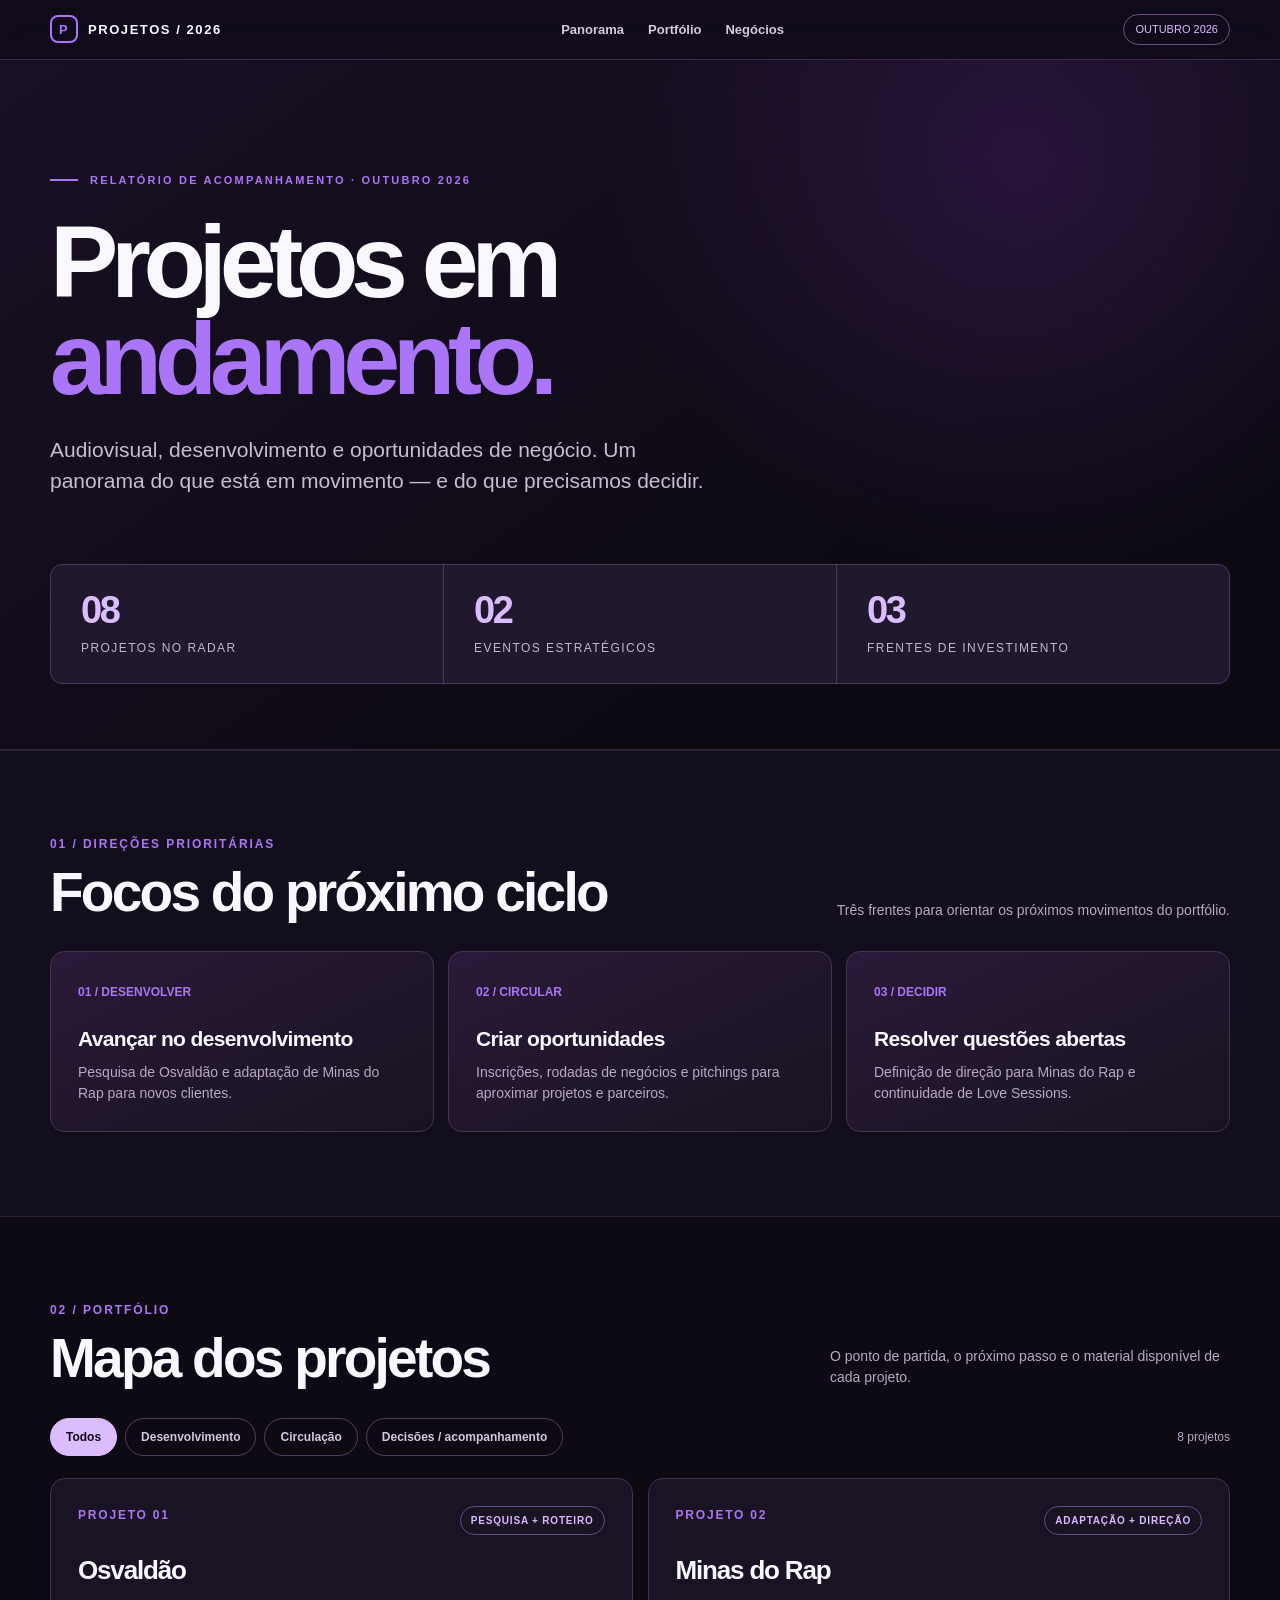
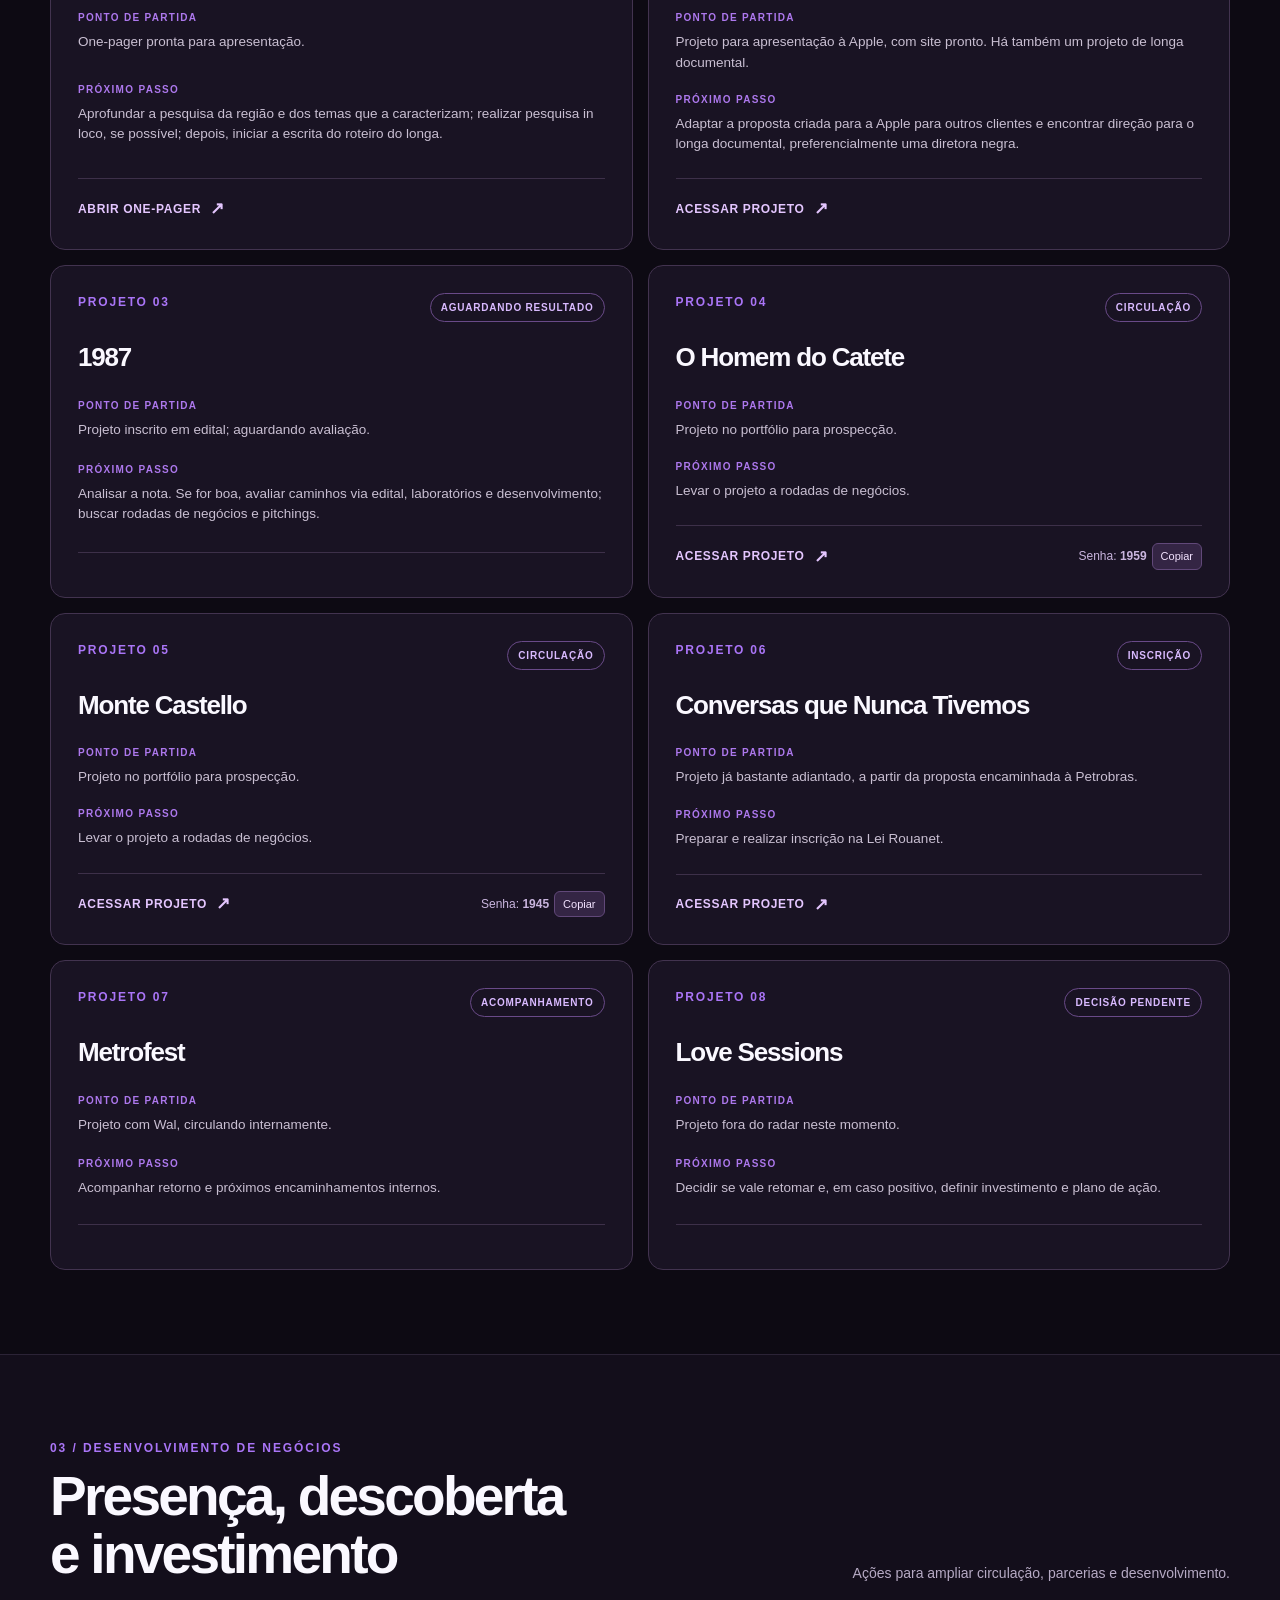
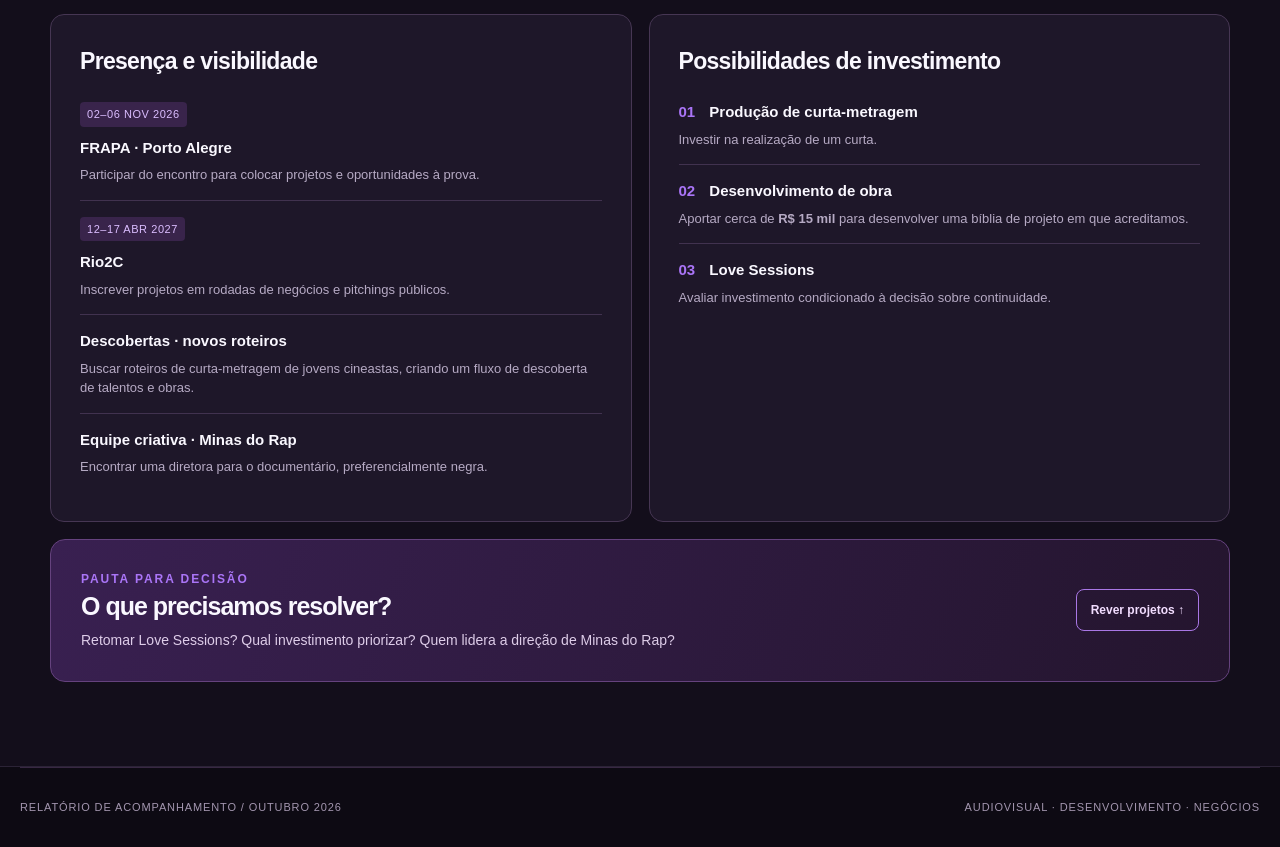
<file: projetos/index.html>
<!doctype html>
<html lang="pt-BR">
<head>
<meta charset="utf-8"><meta name="viewport" content="width=device-width, initial-scale=1"><meta name="theme-color" content="#160d25">
<meta name="description" content="Panorama dos projetos audiovisuais em andamento — outubro de 2026."><title>Projetos em andamento · Outubro 2026</title>
<style>
:root{--bg:#0d0a13;--panel:#191323;--panel2:#231a31;--line:#43344f;--text:#faf8ff;--muted:#b6aac4;--purple:#aa75f7;--lilac:#dbbdff;--accent:#8d49e8;--ink:#100b19}*{box-sizing:border-box}html{scroll-behavior:smooth}body{margin:0;background:var(--bg);color:var(--text);font-family:Inter,"Helvetica Neue",Arial,sans-serif;line-height:1.5}a{color:inherit}button{font:inherit}::selection{background:#a76cf0;color:#110819}.site-header{position:sticky;top:0;z-index:10;background:#120d1ceB;backdrop-filter:blur(16px);border-bottom:1px solid #3b2b4c}.header-inner{max-width:1240px;padding:14px 30px;margin:auto;display:flex;justify-content:space-between;align-items:center;gap:20px}.logo{display:inline-flex;align-items:center;gap:10px;text-decoration:none;font-size:13px;font-weight:850;letter-spacing:.12em;text-transform:uppercase}.logo-mark{width:28px;height:28px;border:2px solid var(--purple);border-radius:8px;display:grid;place-items:center;color:var(--purple)}.menu{display:flex;align-items:center;gap:24px}.menu a{text-decoration:none;color:#d4cadd;font-size:13px;font-weight:650}.menu a:hover,.project-link:hover{color:var(--lilac)}.header-badge{font-size:11px;color:var(--lilac);border:1px solid #6a4e87;border-radius:99px;padding:6px 11px}.container{max-width:1240px;padding:0 30px;margin:0 auto}.hero{position:relative;overflow:hidden;padding:112px 0 65px;border-bottom:1px solid #30273b;background:radial-gradient(circle at 80% 15%,#48216d6a,transparent 35%),linear-gradient(145deg,#191024,#0d0a13 70%)}.eyebrow{font-size:11px;letter-spacing:.2em;text-transform:uppercase;color:var(--purple);font-weight:800;display:flex;align-items:center;gap:12px}.eyebrow:before{content:"";background:var(--purple);width:28px;height:2px}.hero h1{font-size:clamp(52px,8vw,108px);letter-spacing:-.072em;line-height:.95;margin:25px 0 26px;max-width:1050px;font-weight:800}.hero h1 span{color:var(--purple)}.lead{font-size:clamp(16px,2vw,21px);max-width:670px;color:#c8bdd3;margin:0}.kpi-wrap{display:grid;grid-template-columns:repeat(3,1fr);gap:1px;margin-top:67px;background:#4b385e;border:1px solid #4b385e;border-radius:12px;overflow:hidden}.kpi{background:#21182d;padding:26px 30px}.kpi strong{display:block;font-size:38px;letter-spacing:-.06em;line-height:1;color:var(--lilac)}.kpi small{display:block;font-size:12px;text-transform:uppercase;color:#c4b7d0;letter-spacing:.12em;margin-top:10px}.section{padding:84px 0}.section-alt{background:#130e1b;border-top:1px solid #2b2336;border-bottom:1px solid #2b2336}.section-heading{display:flex;justify-content:space-between;align-items:end;gap:20px;margin-bottom:30px}.section-label{color:var(--purple);font-size:12px;letter-spacing:.16em;font-weight:750;text-transform:uppercase}.section h2{font-size:clamp(32px,5vw,55px);letter-spacing:-.05em;line-height:1.05;margin:11px 0 0}.section-desc{max-width:400px;color:var(--muted);font-size:14px;margin:0}.focus-grid{display:grid;grid-template-columns:repeat(3,1fr);gap:14px}.focus-card{border:1px solid var(--line);border-radius:14px;padding:27px;background:linear-gradient(155deg,#291a39,#191320)}.focus-num{font-size:12px;font-weight:800;color:var(--purple)}.focus-card h3{font-size:21px;line-height:1.18;margin:24px 0 10px;letter-spacing:-.03em}.focus-card p{color:var(--muted);font-size:14px;margin:0}.filter-area{display:flex;justify-content:space-between;align-items:center;gap:20px;flex-wrap:wrap;margin-bottom:22px}.filters{display:flex;gap:8px;flex-wrap:wrap}.filter{cursor:pointer;border:1px solid #513d63;border-radius:99px;color:#d5c7e2;background:transparent;padding:9px 15px;font-size:12px;font-weight:750}.filter:hover{border-color:var(--lilac)}.filter.active{color:var(--ink);background:var(--lilac);border-color:var(--lilac)}.count{font-size:12px;color:var(--muted)}.project-grid{display:grid;grid-template-columns:repeat(2,minmax(0,1fr));gap:15px}.project{display:flex;flex-direction:column;min-height:310px;border:1px solid #42334f;border-radius:15px;background:var(--panel);padding:27px;transition:transform .2s,border-color .2s}.project:hover{transform:translateY(-3px);border-color:#9a68d0}.project[hidden]{display:none}.project-top{display:flex;align-items:flex-start;justify-content:space-between;gap:12px}.project-num{font-size:12px;letter-spacing:.15em;font-weight:850;color:var(--purple)}.tag{border:1px solid #694a88;border-radius:99px;font-size:10px;letter-spacing:.08em;font-weight:750;color:#d9baff;text-transform:uppercase;padding:6px 10px;white-space:nowrap}.project h3{font-size:26px;letter-spacing:-.045em;margin:21px 0 20px;line-height:1.1}.project-copy{display:grid;grid-template-columns:1fr;gap:13px;flex:1}.project-copy p{color:#c9bfd2;font-size:13.5px;margin:4px 0 0}.micro{font-size:10px;text-transform:uppercase;letter-spacing:.13em;color:#ad78ed;font-weight:800}.project-bottom{display:flex;justify-content:space-between;align-items:center;gap:10px;margin-top:24px;padding-top:17px;border-top:1px solid #3d3049;flex-wrap:wrap}.project-link{display:inline-flex;align-items:center;gap:9px;color:#e4c6ff;text-decoration:none;font-size:12px;font-weight:800;text-transform:uppercase;letter-spacing:.055em}.project-link:after{content:"↗";font-size:17px}.password{font-size:12px;color:#c9b5de}.password button{background:#342544;color:#f3e3ff;border:1px solid #614879;border-radius:6px;cursor:pointer;padding:4px 8px;margin-left:5px;font-size:11px}.empty{display:none;padding:35px;text-align:center;color:var(--muted)}.business-grid{display:grid;grid-template-columns:1fr 1fr;gap:17px}.business-card{background:#1e1729;border:1px solid #463653;border-radius:14px;padding:29px}.business-card h3{font-size:23px;letter-spacing:-.03em;margin:0 0 23px}.business-entry{padding:15px 0;border-top:1px solid #41324f}.business-entry:first-of-type{border-top:0;padding-top:0}.business-entry h4{margin:0 0 6px;font-size:15px}.business-entry p{font-size:13px;color:var(--muted);margin:0}.date{display:inline-block;font-size:11px;color:var(--lilac);background:#39244b;border-radius:4px;padding:4px 7px;letter-spacing:.05em;margin:0 0 10px}.business-entry .number{color:var(--purple);font-weight:850;margin-right:10px}.decisions{background:linear-gradient(110deg,#392051,#24152e);border:1px solid #65427e;border-radius:15px;padding:30px;margin-top:17px;display:flex;justify-content:space-between;gap:25px;align-items:center}.decisions h3{margin:0 0 5px;font-size:25px;letter-spacing:-.04em}.decisions p{margin:0;color:#decde9;font-size:14px}.footer{padding:31px 0;border-top:1px solid #382843;display:flex;justify-content:space-between;color:#a396af;font-size:11px;letter-spacing:.08em;text-transform:uppercase}.link-btn{display:inline-block;text-decoration:none;border-radius:8px;border:1px solid #a977e5;color:#f2ddff;padding:11px 14px;font-weight:800;font-size:12px;white-space:nowrap}.link-btn:hover{background:#492c64}.sr-only{position:absolute;height:1px;width:1px;overflow:hidden;clip:rect(0,0,0,0)}@media(max-width:750px){.header-inner{padding:13px 20px}.menu{gap:14px}.menu a{font-size:11px}.header-badge{display:none}.container{padding:0 20px}.hero{padding:80px 0 50px}.hero h1{font-size:clamp(48px,11.4vw,77px)}.kpi-wrap{margin-top:43px}.kpi{padding:19px 13px}.kpi strong{font-size:30px}.kpi small{font-size:10px}.section{padding:59px 0}.section-heading{display:block}.section-desc{margin-top:15px}.focus-grid,.project-grid,.business-grid{grid-template-columns:1fr}.focus-card{padding:24px}.project{min-height:0}.decisions{display:block}.decisions .link-btn{margin-top:20px}.footer{display:block}.footer span{display:block;margin:7px 0}}@media print{body{background:white;color:#24182b}.site-header,.filters,.password button,.link-btn{display:none!important}.hero,.section-alt{background:white}.hero{padding-top:45px}.section{padding:25px 0}.project,.business-card,.focus-card,.decisions,.kpi{background:white;color:#24182b;break-inside:avoid}.project p,.business-entry p,.focus-card p,.section-desc{color:#443650}.project-grid{gap:10px}.project{min-height:0;padding:15px}a{color:#45247a}}
</style>
</head>
<body>
<header class="site-header"><div class="header-inner"><a class="logo" href="#inicio"><span class="logo-mark">P</span> Projetos / 2026</a><nav class="menu" aria-label="Navegação principal"><a href="#panorama">Panorama</a><a href="#portfolio">Portfólio</a><a href="#negocios">Negócios</a></nav><span class="header-badge">OUTUBRO 2026</span></div></header>
<main>
<section class="hero" id="inicio"><div class="container"><div class="eyebrow">Relatório de acompanhamento · Outubro 2026</div><h1>Projetos em<br><span>andamento.</span></h1><p class="lead">Audiovisual, desenvolvimento e oportunidades de negócio. Um panorama do que está em movimento — e do que precisamos decidir.</p><div class="kpi-wrap" aria-label="Resumo"><div class="kpi"><strong>08</strong><small>Projetos no radar</small></div><div class="kpi"><strong>02</strong><small>Eventos estratégicos</small></div><div class="kpi"><strong>03</strong><small>Frentes de investimento</small></div></div></div></section>
<section class="section section-alt" id="panorama"><div class="container"><div class="section-heading"><div><div class="section-label">01 / Direções prioritárias</div><h2>Focos do próximo ciclo</h2></div><p class="section-desc">Três frentes para orientar os próximos movimentos do portfólio.</p></div><div class="focus-grid"><article class="focus-card"><span class="focus-num">01 / DESENVOLVER</span><h3>Avançar no desenvolvimento</h3><p>Pesquisa de Osvaldão e adaptação de Minas do Rap para novos clientes.</p></article><article class="focus-card"><span class="focus-num">02 / CIRCULAR</span><h3>Criar oportunidades</h3><p>Inscrições, rodadas de negócios e pitchings para aproximar projetos e parceiros.</p></article><article class="focus-card"><span class="focus-num">03 / DECIDIR</span><h3>Resolver questões abertas</h3><p>Definição de direção para Minas do Rap e continuidade de Love Sessions.</p></article></div></div></section>
<section class="section" id="portfolio"><div class="container"><div class="section-heading"><div><div class="section-label">02 / Portfólio</div><h2>Mapa dos projetos</h2></div><p class="section-desc">O ponto de partida, o próximo passo e o material disponível de cada projeto.</p></div><div class="filter-area"><div class="filters" role="group" aria-label="Filtrar projetos"><button class="filter active" data-filter="todos" aria-pressed="true">Todos</button><button class="filter" data-filter="desenvolvimento" aria-pressed="false">Desenvolvimento</button><button class="filter" data-filter="circulacao" aria-pressed="false">Circulação</button><button class="filter" data-filter="decisao" aria-pressed="false">Decisões / acompanhamento</button></div><div class="count" id="project-count">8 projetos</div></div>
<div class="project-grid" id="projects">
<article class="project" data-category="desenvolvimento"><div class="project-top"><span class="project-num">PROJETO 01</span><span class="tag">Pesquisa + roteiro</span></div><h3>Osvaldão</h3><div class="project-copy"><div><span class="micro">Ponto de partida</span><p>One-pager pronta para apresentação.</p></div><div><span class="micro">Próximo passo</span><p>Aprofundar a pesquisa da região e dos temas que a caracterizam; realizar pesquisa in loco, se possível; depois, iniciar a escrita do roteiro do longa.</p></div></div><div class="project-bottom"><a class="project-link" href="https://www.cacosantana.com.br/osvaldao" target="_blank" rel="noopener noreferrer">Abrir one-pager</a></div></article>
<article class="project" data-category="desenvolvimento"><div class="project-top"><span class="project-num">PROJETO 02</span><span class="tag">Adaptação + direção</span></div><h3>Minas do Rap</h3><div class="project-copy"><div><span class="micro">Ponto de partida</span><p>Projeto para apresentação à Apple, com site pronto. Há também um projeto de longa documental.</p></div><div><span class="micro">Próximo passo</span><p>Adaptar a proposta criada para a Apple para outros clientes e encontrar direção para o longa documental, preferencialmente uma diretora negra.</p></div></div><div class="project-bottom"><a class="project-link" href="https://readymag.website/lovepictures/6569682/" target="_blank" rel="noopener noreferrer">Acessar projeto</a></div></article>
<article class="project" data-category="decisao"><div class="project-top"><span class="project-num">PROJETO 03</span><span class="tag">Aguardando resultado</span></div><h3>1987</h3><div class="project-copy"><div><span class="micro">Ponto de partida</span><p>Projeto inscrito em edital; aguardando avaliação.</p></div><div><span class="micro">Próximo passo</span><p>Analisar a nota. Se for boa, avaliar caminhos via edital, laboratórios e desenvolvimento; buscar rodadas de negócios e pitchings.</p></div></div><div class="project-bottom"></div></article>
<article class="project" data-category="circulacao"><div class="project-top"><span class="project-num">PROJETO 04</span><span class="tag">Circulação</span></div><h3>O Homem do Catete</h3><div class="project-copy"><div><span class="micro">Ponto de partida</span><p>Projeto no portfólio para prospecção.</p></div><div><span class="micro">Próximo passo</span><p>Levar o projeto a rodadas de negócios.</p></div></div><div class="project-bottom"><a class="project-link" href="https://www.cacosantana.com.br/jk" target="_blank" rel="noopener noreferrer">Acessar projeto</a><span class="password">Senha: <b>1959</b><button type="button" data-copy="1959" aria-label="Copiar senha de O Homem do Catete">Copiar</button></span></div></article>
<article class="project" data-category="circulacao"><div class="project-top"><span class="project-num">PROJETO 05</span><span class="tag">Circulação</span></div><h3>Monte Castello</h3><div class="project-copy"><div><span class="micro">Ponto de partida</span><p>Projeto no portfólio para prospecção.</p></div><div><span class="micro">Próximo passo</span><p>Levar o projeto a rodadas de negócios.</p></div></div><div class="project-bottom"><a class="project-link" href="https://www.cacosantana.com.br/montecastelo" target="_blank" rel="noopener noreferrer">Acessar projeto</a><span class="password">Senha: <b>1945</b><button type="button" data-copy="1945" aria-label="Copiar senha de Monte Castello">Copiar</button></span></div></article>
<article class="project" data-category="desenvolvimento"><div class="project-top"><span class="project-num">PROJETO 06</span><span class="tag">Inscrição</span></div><h3>Conversas que Nunca Tivemos</h3><div class="project-copy"><div><span class="micro">Ponto de partida</span><p>Projeto já bastante adiantado, a partir da proposta encaminhada à Petrobras.</p></div><div><span class="micro">Próximo passo</span><p>Preparar e realizar inscrição na Lei Rouanet.</p></div></div><div class="project-bottom"><a class="project-link" href="https://readymag.website/lovepictures/CONVERSASQUENUNCATIVEMOS/" target="_blank" rel="noopener noreferrer">Acessar projeto</a></div></article>
<article class="project" data-category="decisao"><div class="project-top"><span class="project-num">PROJETO 07</span><span class="tag">Acompanhamento</span></div><h3>Metrofest</h3><div class="project-copy"><div><span class="micro">Ponto de partida</span><p>Projeto com Wal, circulando internamente.</p></div><div><span class="micro">Próximo passo</span><p>Acompanhar retorno e próximos encaminhamentos internos.</p></div></div><div class="project-bottom"></div></article>
<article class="project" data-category="decisao"><div class="project-top"><span class="project-num">PROJETO 08</span><span class="tag">Decisão pendente</span></div><h3>Love Sessions</h3><div class="project-copy"><div><span class="micro">Ponto de partida</span><p>Projeto fora do radar neste momento.</p></div><div><span class="micro">Próximo passo</span><p>Decidir se vale retomar e, em caso positivo, definir investimento e plano de ação.</p></div></div><div class="project-bottom"></div></article>
</div><div class="empty" id="empty">Nenhum projeto nesta categoria.</div></div></section>
<section class="section section-alt" id="negocios"><div class="container"><div class="section-heading"><div><div class="section-label">03 / Desenvolvimento de negócios</div><h2>Presença, descoberta<br>e investimento</h2></div><p class="section-desc">Ações para ampliar circulação, parcerias e desenvolvimento.</p></div><div class="business-grid"><div class="business-card"><h3>Presença e visibilidade</h3><div class="business-entry"><span class="date">02–06 NOV 2026</span><h4>FRAPA · Porto Alegre</h4><p>Participar do encontro para colocar projetos e oportunidades à prova.</p></div><div class="business-entry"><span class="date">12–17 ABR 2027</span><h4>Rio2C</h4><p>Inscrever projetos em rodadas de negócios e pitchings públicos.</p></div><div class="business-entry"><h4>Descobertas · novos roteiros</h4><p>Buscar roteiros de curta-metragem de jovens cineastas, criando um fluxo de descoberta de talentos e obras.</p></div><div class="business-entry"><h4>Equipe criativa · Minas do Rap</h4><p>Encontrar uma diretora para o documentário, preferencialmente negra.</p></div></div><div class="business-card"><h3>Possibilidades de investimento</h3><div class="business-entry"><h4><span class="number">01</span> Produção de curta-metragem</h4><p>Investir na realização de um curta.</p></div><div class="business-entry"><h4><span class="number">02</span> Desenvolvimento de obra</h4><p>Aportar cerca de <b>R$ 15 mil</b> para desenvolver uma bíblia de projeto em que acreditamos.</p></div><div class="business-entry"><h4><span class="number">03</span> Love Sessions</h4><p>Avaliar investimento condicionado à decisão sobre continuidade.</p></div></div></div><div class="decisions"><div><div class="section-label">Pauta para decisão</div><h3>O que precisamos resolver?</h3><p>Retomar Love Sessions? Qual investimento priorizar? Quem lidera a direção de Minas do Rap?</p></div><a class="link-btn" href="#portfolio">Rever projetos ↑</a></div></div></section>
</main><footer class="container footer"><span>Relatório de acompanhamento / Outubro 2026</span><span>Audiovisual · Desenvolvimento · Negócios</span></footer>
<script>
const filters=document.querySelectorAll('[data-filter]');const projects=[...document.querySelectorAll('.project')];const counter=document.getElementById('project-count');filters.forEach(button=>button.addEventListener('click',()=>{const value=button.dataset.filter;filters.forEach(b=>{b.classList.toggle('active',b===button);b.setAttribute('aria-pressed',String(b===button))});let visible=0;projects.forEach(p=>{p.hidden=value!=='todos'&&p.dataset.category!==value;if(!p.hidden)visible++});counter.textContent=`${visible} ${visible===1?'projeto':'projetos'}`;document.getElementById('empty').style.display=visible?'none':'block'}));
document.querySelectorAll('[data-copy]').forEach(button=>button.addEventListener('click',async()=>{try{await navigator.clipboard.writeText(button.dataset.copy);const old=button.textContent;button.textContent='Copiado!';setTimeout(()=>button.textContent=old,1500)}catch{button.textContent='Selecione a senha'}}));
</script>
</body></html>
</file>
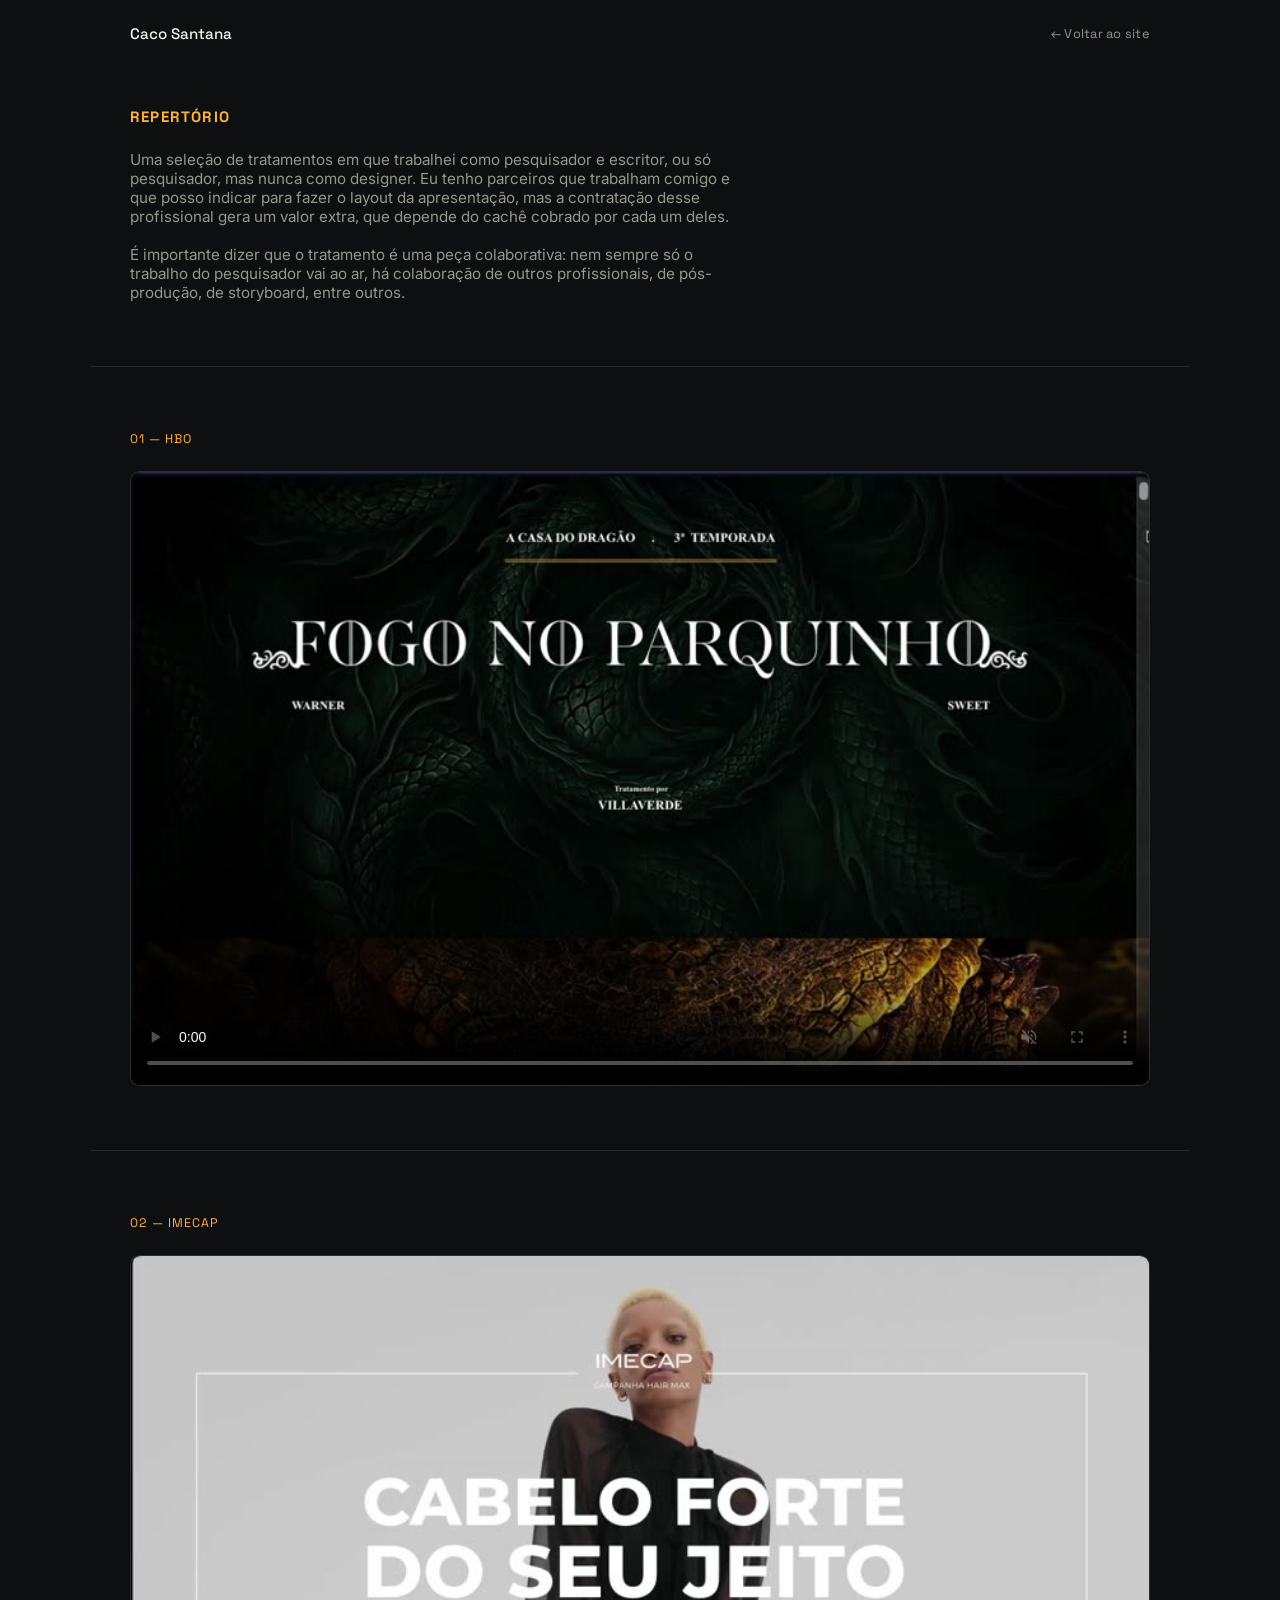
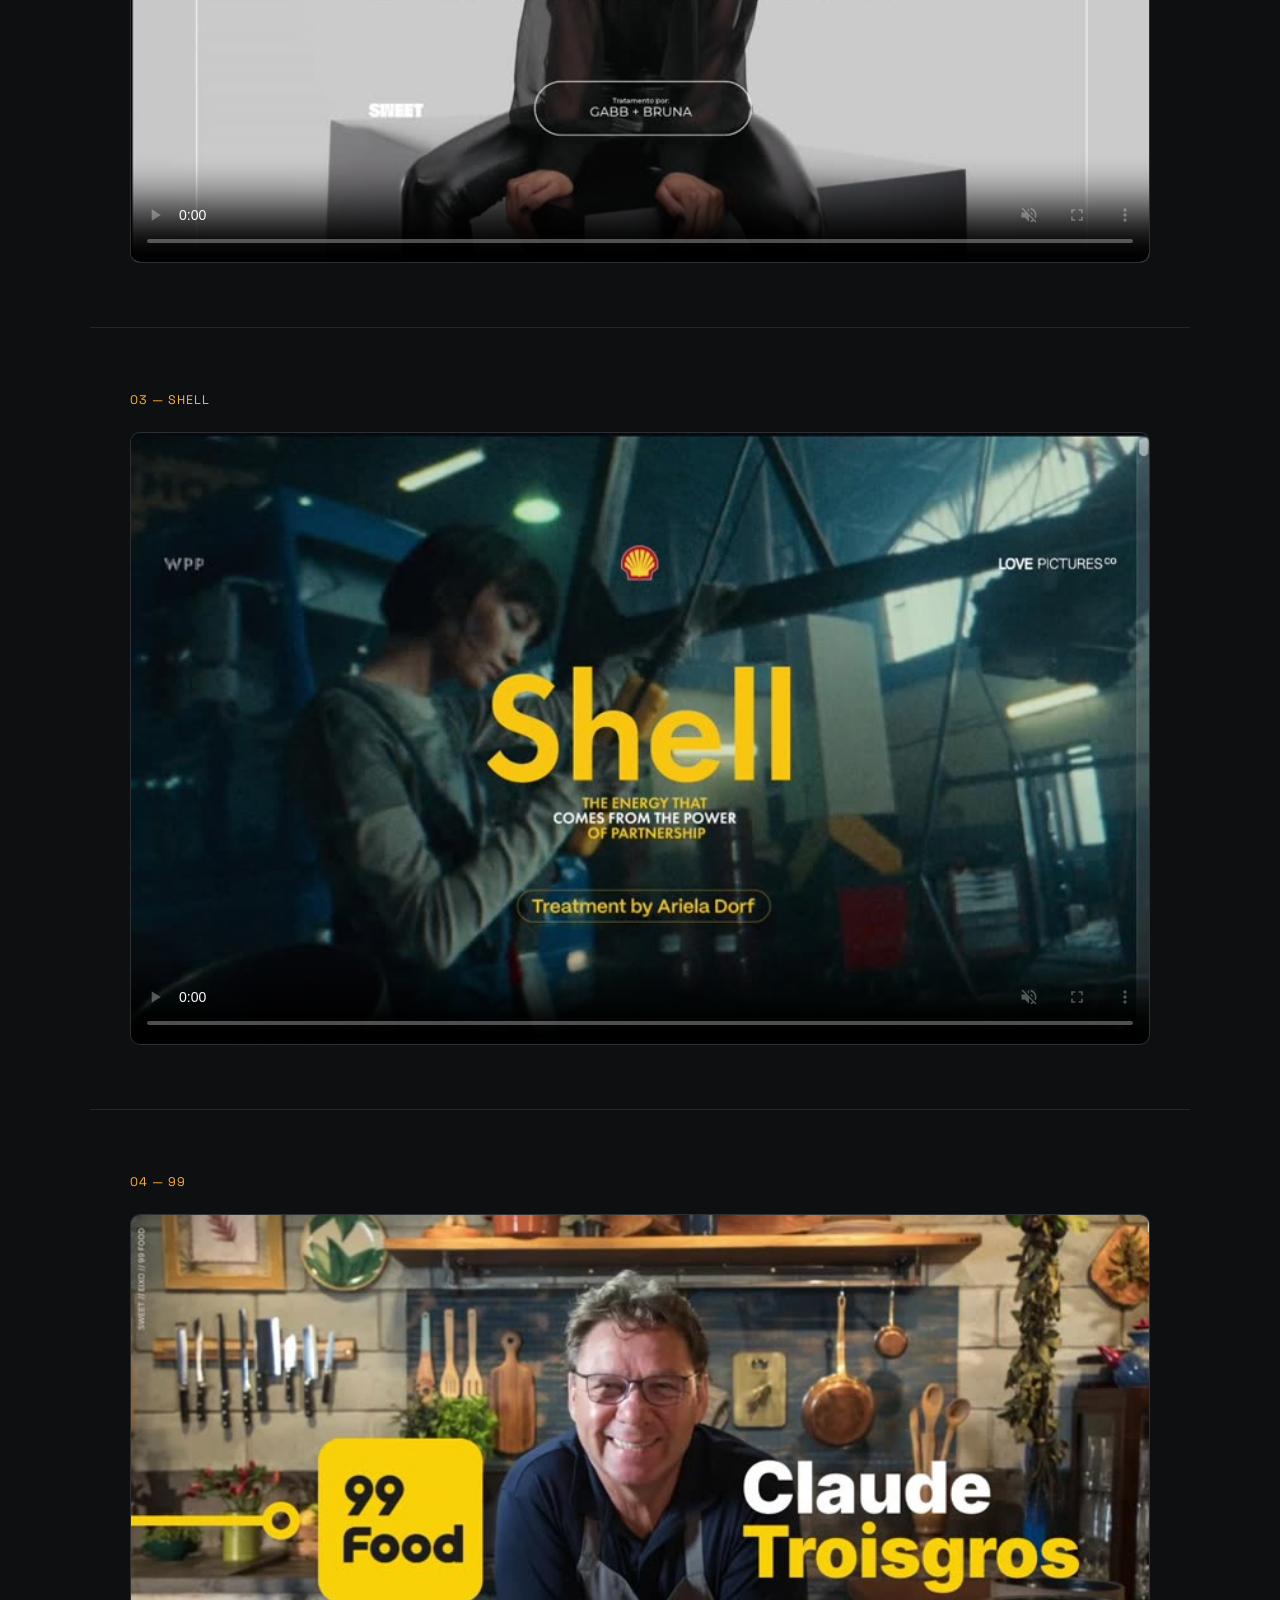
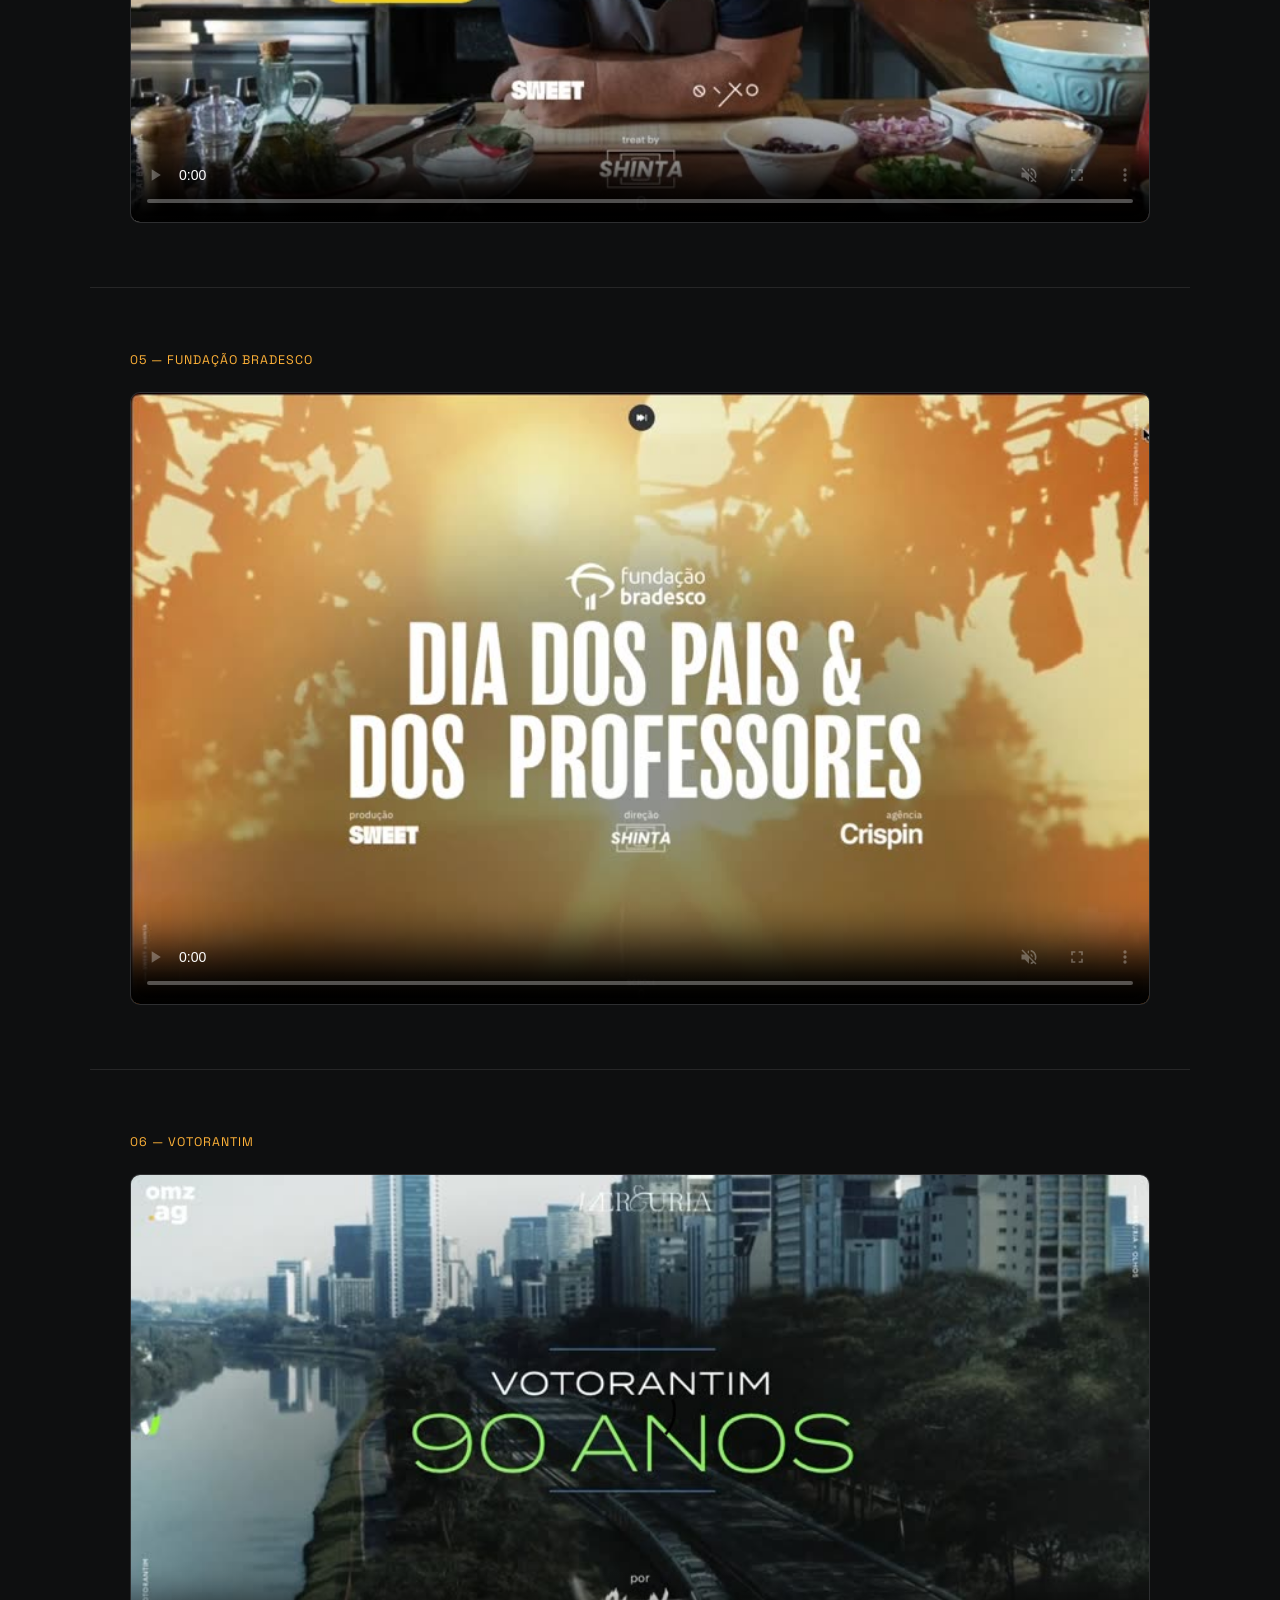
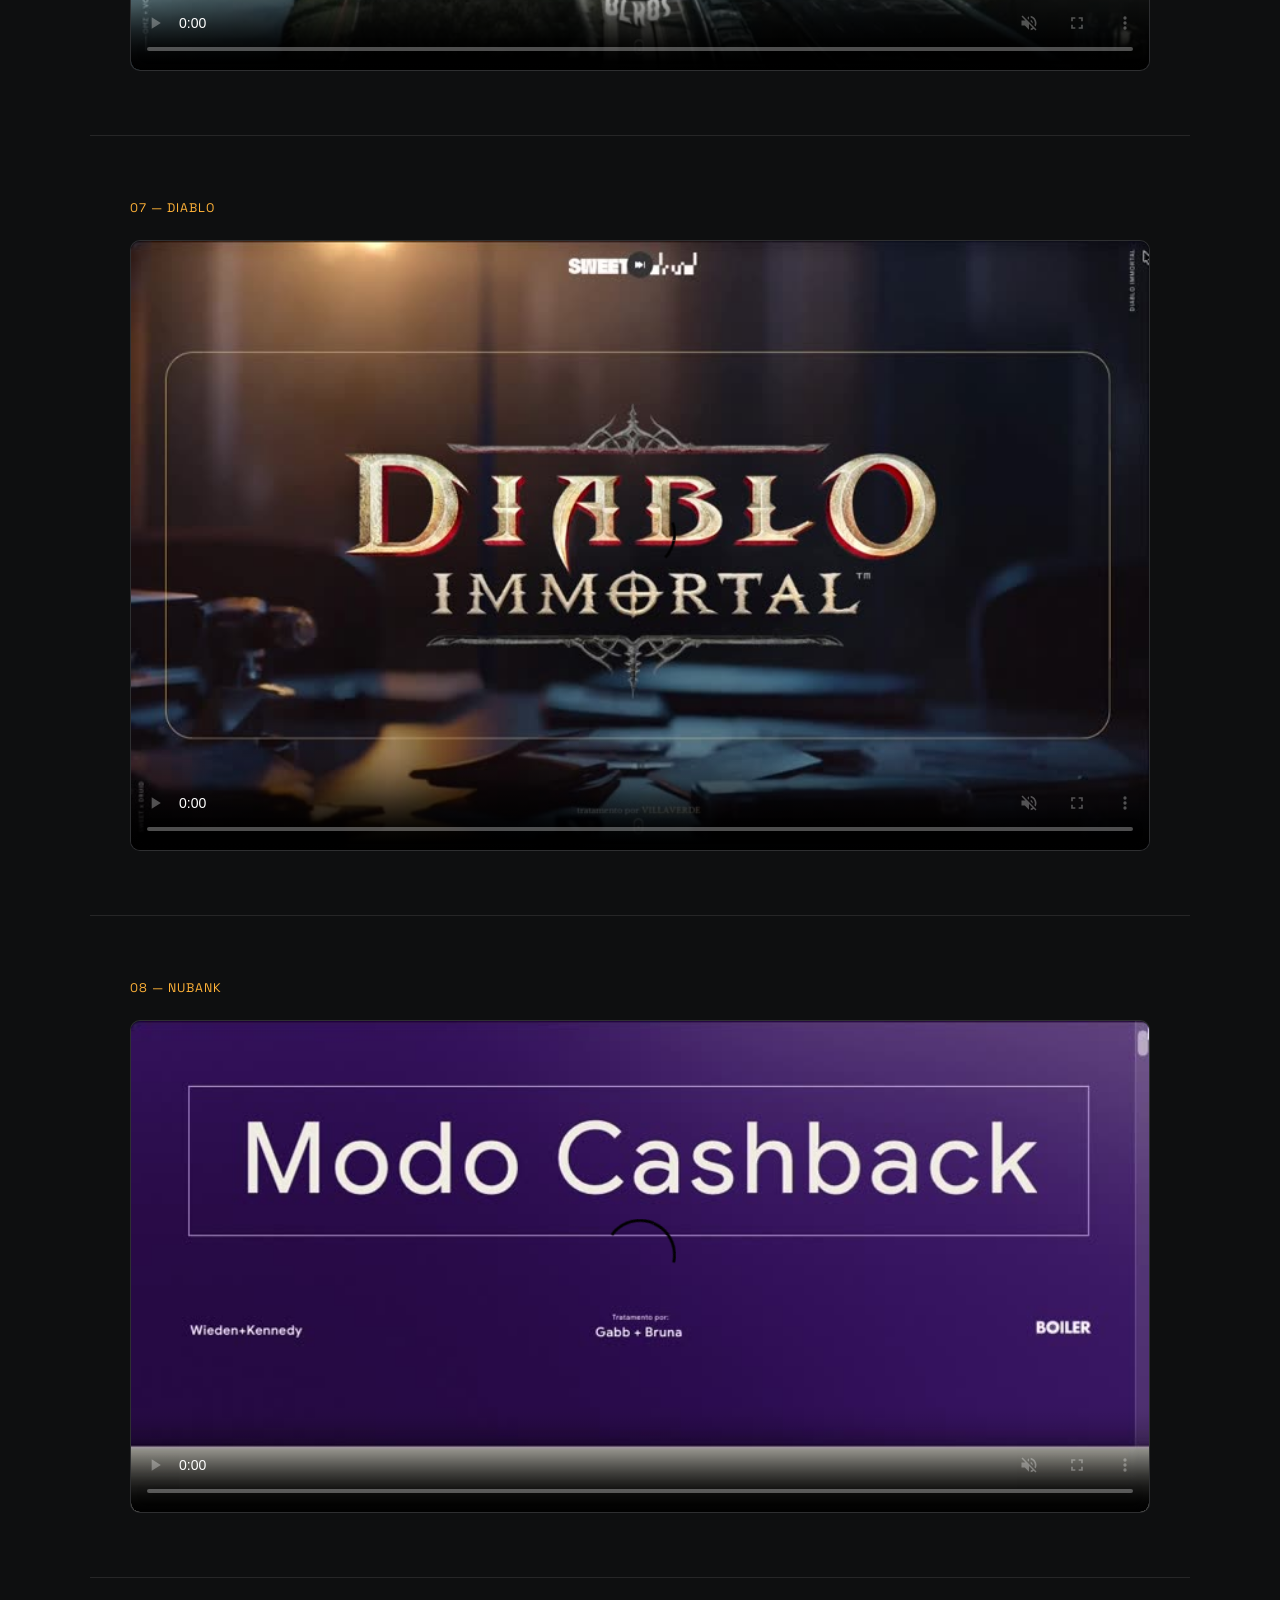
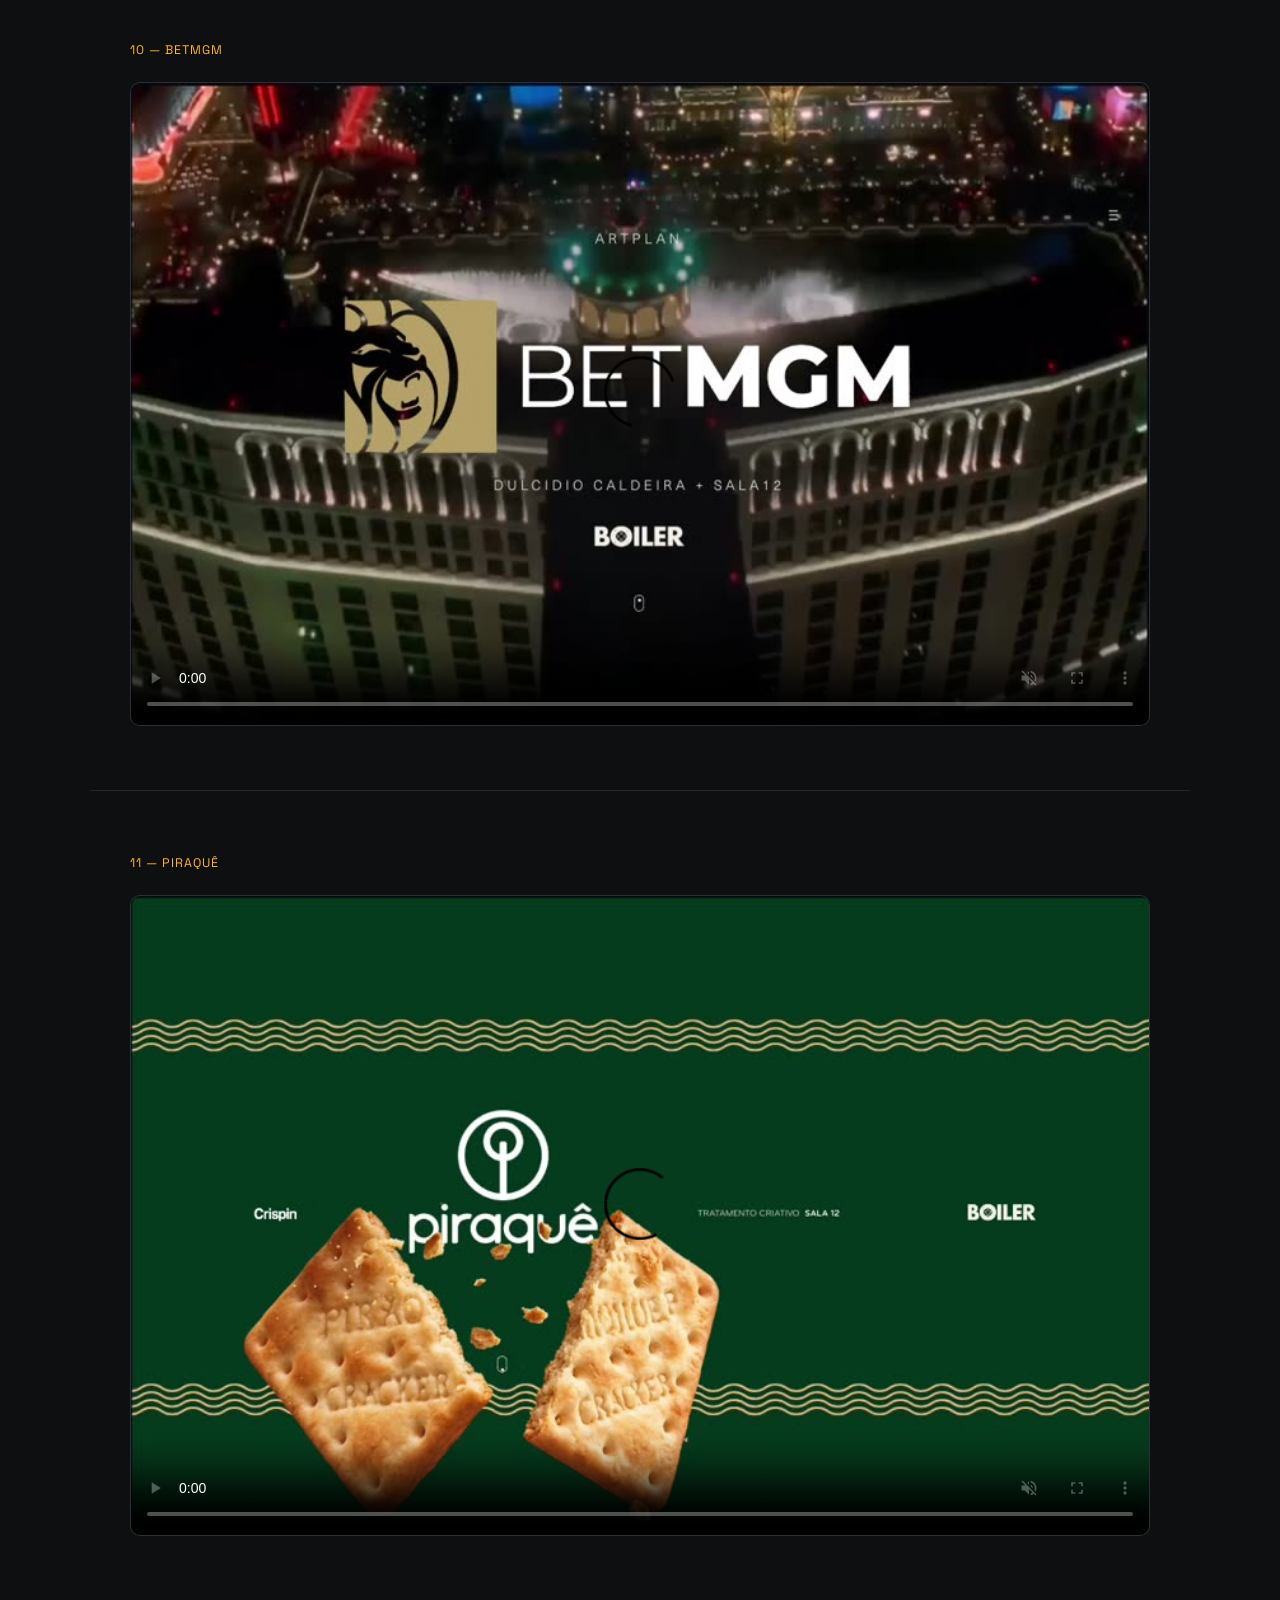
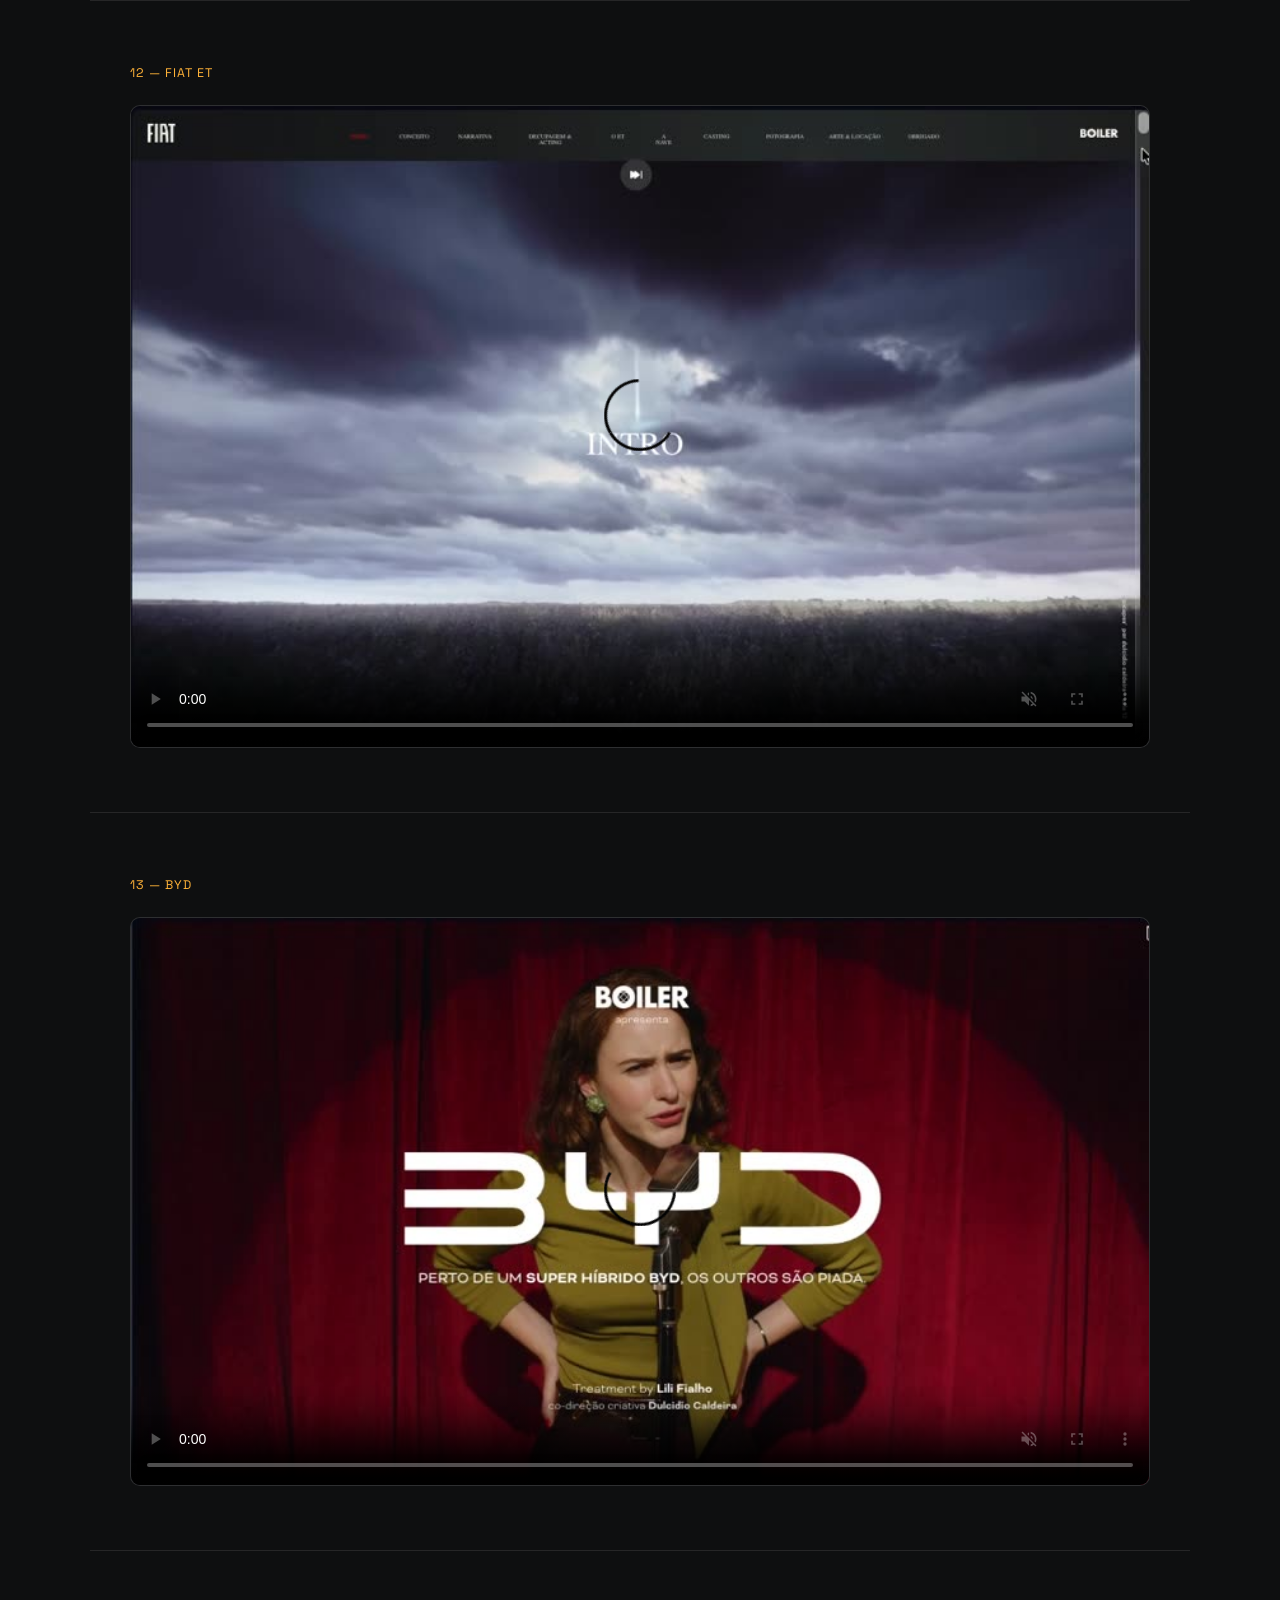
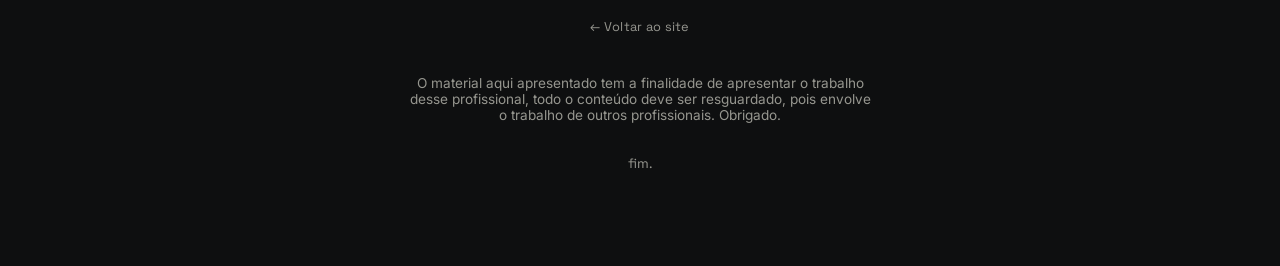
<file: repertorio/index.html>
<!DOCTYPE html>
<html lang="pt-BR">
<head>
<meta charset="UTF-8">
<meta name="viewport" content="width=device-width, initial-scale=1.0">
<title>Repertório — Caco Santana</title>
<meta name="description" content="Repertório de tratamentos de direção — Caco Santana.">
<link rel="preconnect" href="https://fonts.googleapis.com">
<link rel="preconnect" href="https://fonts.gstatic.com" crossorigin>
<link href="https://fonts.googleapis.com/css2?family=Space+Grotesk:wght@400;500;600;700&family=Inter:ital,wght@0,400;0,500;1,400&display=swap" rel="stylesheet">
<style>
:root{
  --bg: #0E0F10;
  --bg-2: #17181B;
  --text: #F3F2EE;
  --text-dim: #96968F;
  --amber: #FFB238;
  --magenta: #FF3B5C;
  --line: rgba(243,242,238,0.10);
  --max: 1100px;
  --pad: clamp(1.25rem, 4vw, 2.5rem);
  --display: 'Space Grotesk', 'Arial', sans-serif;
  --body: 'Inter', 'Arial', sans-serif;
}

*{box-sizing:border-box;}
html{scroll-behavior:smooth;}
body{
  margin:0;
  background:var(--bg);
  color:var(--text);
  font-family:var(--body);
  -webkit-font-smoothing:antialiased;
}
a{color:inherit; text-decoration:none;}

.eyebrow{
  font-family:var(--display);
  font-size:0.78rem;
  letter-spacing:0.08em;
  text-transform:uppercase;
  color:var(--amber);
  margin:0 0 0.75rem;
}

/* NAV */
.nav{
  max-width:var(--max);
  margin:0 auto;
  padding:1.5rem var(--pad);
  display:flex;
  justify-content:space-between;
  align-items:center;
}
.nav-name{
  font-family:var(--display);
  font-weight:500;
  font-size:0.95rem;
}
.nav-back{
  font-family:var(--display);
  font-size:0.8rem;
  color:var(--text-dim);
  letter-spacing:0.02em;
}
.nav-back:hover{ color:var(--amber); }

/* HEADER DA PÁGINA */
.page-head{
  max-width:var(--max);
  margin:0 auto;
  padding:2.5rem var(--pad) 4rem;
  border-bottom:1px solid var(--line);
}
.page-head .eyebrow{
  font-size:0.94rem;
  margin-bottom:1.5rem;
}
.page-sub{
  font-size:0.95rem;
  color:var(--text-dim);
  max-width:62ch;
  margin:0 0 1.2rem;
}
.page-sub:last-of-type{ margin-bottom:0; }

/* JANELA (um trabalho do repertório) */
.janela{
  max-width:var(--max);
  margin:0 auto;
  padding:4rem var(--pad);
  border-bottom:1px solid var(--line);
}
.janela-head{ margin-bottom:1.5rem; }
.janela-sub{
  font-family:var(--display);
  font-size:1.15rem;
  color:var(--text);
  margin:0;
}

.showcase-visual{
  position:relative;
  border-radius:10px;
  overflow:hidden;
  border:1px solid var(--line);
  background:var(--bg-2);
  transition:border-color 0.25s ease;
}
.janela:hover .showcase-visual{ border-color:var(--amber); }
.showcase-visual video{
  display:block;
  width:100%;
  height:auto;
}

/* RODAPÉ */
.rodape{
  max-width:var(--max);
  margin:0 auto;
  padding:4rem var(--pad) 5rem;
  text-align:center;
}
.fim{
  font-family:var(--display);
  font-size:0.85rem;
  color:var(--text-dim);
  margin-top:2rem;
}
.aviso{
  font-size:0.85rem;
  color:var(--text-dim);
  max-width:52ch;
  margin:2.5rem auto 0;
}

/* REVEAL ON SCROLL */
.reveal{
  opacity:0;
  transform:translateY(18px);
  transition:opacity 0.7s ease, transform 0.7s ease;
}
.reveal.in-view{ opacity:1; transform:none; }
@media (prefers-reduced-motion: reduce){
  .reveal{ opacity:1; transform:none; }
}
</style>
</head>
<body>

<header class="nav">
  <a class="nav-name" href="/">Caco Santana</a>
  <a class="nav-back" href="/">← Voltar ao site</a>
</header>

<section class="page-head">
  <h1 class="eyebrow">Repertório</h1>
  <p class="page-sub">Uma seleção de tratamentos em que trabalhei como pesquisador e escritor, ou só pesquisador, mas nunca como designer. Eu tenho parceiros que trabalham comigo e que posso indicar para fazer o layout da apresentação, mas a contratação desse profissional gera um valor extra, que depende do cachê cobrado por cada um deles.</p>
  <p class="page-sub">É importante dizer que o tratamento é uma peça colaborativa: nem sempre só o trabalho do pesquisador vai ao ar, há colaboração de outros profissionais, de pós-produção, de storyboard, entre outros.</p>
</section>

<main>

  <section class="janela reveal" id="hbo">
    <div class="janela-head">
      <p class="eyebrow">01 — HBO</p>
    </div>
    <div class="showcase-visual" style="aspect-ratio:1244/750">
      <video poster="/repertorio/posters/hbo.jpg" src="/repertorio/videos/hbo.mp4" controls muted loop playsinline preload="none"></video>
    </div>
  </section>

  <section class="janela reveal" id="imecap">
    <div class="janela-head">
      <p class="eyebrow">02 — Imecap</p>
    </div>
    <div class="showcase-visual" style="aspect-ratio:1242/740">
      <video poster="/repertorio/posters/imecap.jpg" src="/repertorio/videos/imecap.mp4" controls muted loop playsinline preload="none"></video>
    </div>
  </section>

  <section class="janela reveal" id="shell">
    <div class="janela-head">
      <p class="eyebrow">03 — Shell</p>
    </div>
    <div class="showcase-visual" style="aspect-ratio:1242/746">
      <video poster="/repertorio/posters/shell.jpg" src="/repertorio/videos/shell.mp4" controls muted loop playsinline preload="none"></video>
    </div>
  </section>

  <section class="janela reveal" id="99">
    <div class="janela-head">
      <p class="eyebrow">04 — 99</p>
    </div>
    <div class="showcase-visual" style="aspect-ratio:1238/740">
      <video poster="/repertorio/posters/_99.jpg" src="/repertorio/videos/_99.mp4" controls muted loop playsinline preload="none"></video>
    </div>
  </section>

  <section class="janela reveal" id="bradesco">
    <div class="janela-head">
      <p class="eyebrow">05 — Fundação Bradesco</p>
    </div>
    <div class="showcase-visual" style="aspect-ratio:1242/746">
      <video poster="/repertorio/posters/fundacao_bradesco.jpg" src="/repertorio/videos/fundacao_bradesco.mp4" controls muted loop playsinline preload="none"></video>
    </div>
  </section>

  <section class="janela reveal" id="votorantim">
    <div class="janela-head">
      <p class="eyebrow">06 — Votorantim</p>
    </div>
    <div class="showcase-visual" style="aspect-ratio:1080/526">
      <video poster="/repertorio/posters/votorantin.jpg" src="/repertorio/videos/votorantin.mp4" controls muted loop playsinline preload="none"></video>
    </div>
  </section>

  <section class="janela reveal" id="diablo">
    <div class="janela-head">
      <p class="eyebrow">07 — Diablo</p>
    </div>
    <div class="showcase-visual" style="aspect-ratio:1242/744">
      <video poster="/repertorio/posters/diablo.jpg" src="/repertorio/videos/diablo.mp4" controls muted loop playsinline preload="none"></video>
    </div>
  </section>

  <section class="janela reveal" id="nubank">
    <div class="janela-head">
      <p class="eyebrow">08 — Nubank</p>
    </div>
    <div class="showcase-visual" style="aspect-ratio:1084/524">
      <video poster="/repertorio/posters/nu_bank.jpg" src="/repertorio/videos/nu_bank.mp4" controls muted loop playsinline preload="none"></video>
    </div>
  </section>

  <section class="janela reveal" id="betmgm">
    <div class="janela-head">
      <p class="eyebrow">10 — BetMGM</p>
    </div>
    <div class="showcase-visual" style="aspect-ratio:1042/658">
      <video poster="/repertorio/posters/BET_MGM.jpg" src="/repertorio/videos/BET_MGM.mp4" controls muted loop playsinline preload="none"></video>
    </div>
  </section>

  <section class="janela reveal" id="piraque">
    <div class="janela-head">
      <p class="eyebrow">11 — Piraquê</p>
    </div>
    <div class="showcase-visual" style="aspect-ratio:1040/654">
      <video poster="/repertorio/posters/piraque.jpg" src="/repertorio/videos/piraque.mp4" controls muted loop playsinline preload="none"></video>
    </div>
  </section>

  <section class="janela reveal" id="fiat-et">
    <div class="janela-head">
      <p class="eyebrow">12 — Fiat ET</p>
    </div>
    <div class="showcase-visual" style="aspect-ratio:1038/654">
      <video poster="/repertorio/posters/Fiat_ET.jpg" src="/repertorio/videos/Fiat_ET.mp4" controls muted loop playsinline preload="none"></video>
    </div>
  </section>

  <section class="janela reveal" id="byd">
    <div class="janela-head">
      <p class="eyebrow">13 — BYD</p>
    </div>
    <div class="showcase-visual" style="aspect-ratio:992/554">
      <video poster="/repertorio/posters/BYD.jpg" src="/repertorio/videos/BYD.mp4" controls muted loop playsinline preload="none"></video>
    </div>
  </section>

</main>

<footer class="rodape">
  <a class="nav-back" href="/">← Voltar ao site</a>
  <p class="aviso">O material aqui apresentado tem a finalidade de apresentar o trabalho desse profissional, todo o conteúdo deve ser resguardado, pois envolve o trabalho de outros profissionais. Obrigado.</p>
  <p class="fim">fim.</p>
</footer>

<script>
  document.querySelectorAll('.reveal').forEach(el => {
    const io = new IntersectionObserver(entries => {
      entries.forEach(entry => {
        if (entry.isIntersecting) entry.target.classList.add('in-view');
      });
    }, {threshold:0.15});
    io.observe(el);
  });

  function tryPlay(video){
    video.muted = true;
    video.defaultMuted = true;
    video.setAttribute('muted','');
    const p = video.play();
    if (p && typeof p.catch === 'function') {
      p.catch(() => {
        const resume = () => video.play().catch(()=>{});
        document.addEventListener('touchstart', resume, {once:true, passive:true});
        document.addEventListener('click', resume, {once:true});
      });
    }
  }
  document.querySelectorAll('video').forEach(v => {
    const io = new IntersectionObserver(entries => {
      entries.forEach(entry => {
        if (entry.isIntersecting && entry.intersectionRatio > 0.5) tryPlay(entry.target);
        else entry.target.pause();
      });
    }, {threshold:[0,0.5]});
    io.observe(v);
  });
</script>

</body>
</html>
</file>
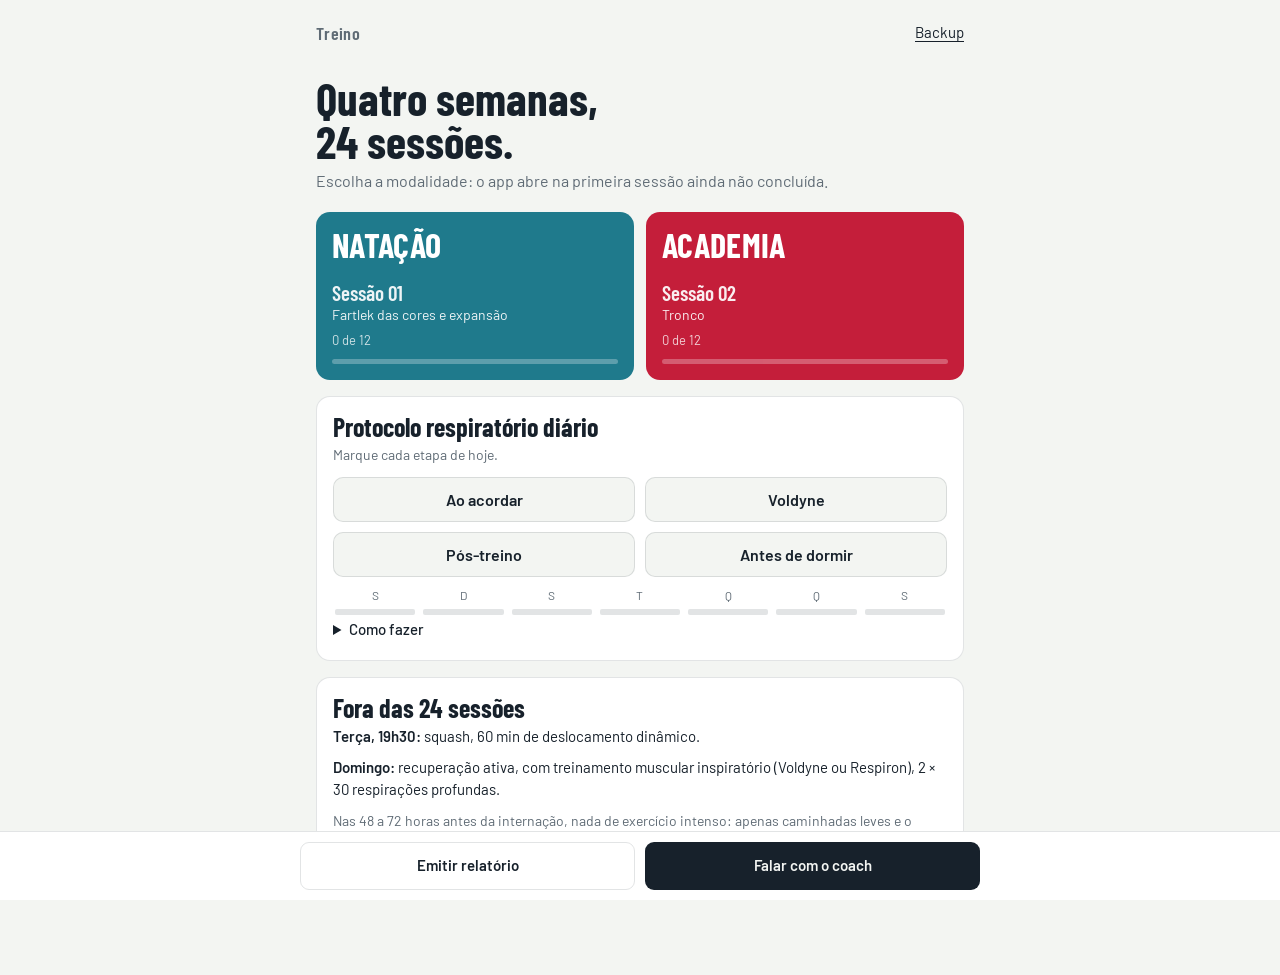
<file: treino/index.html>
<!DOCTYPE html>
<html lang="pt-BR">
<head>
<meta charset="utf-8">
<meta name="viewport" content="width=device-width, initial-scale=1, viewport-fit=cover">
<meta name="theme-color" content="#F3F5F2">
<title>Treino</title>
<link rel="manifest" href="/treino/manifest.webmanifest">
<link rel="icon" href="/treino/icons/icon-192.png" type="image/png">
<link rel="apple-touch-icon" href="/treino/icons/icon-192.png">
<meta name="robots" content="noindex">
<script src="/treino/jspdf.umd.min.js"></script>
<script src="/treino/jspdf.plugin.autotable.min.js"></script>
<style>
@font-face{font-family:"Barlow";font-weight:400;font-style:normal;font-display:swap;src:url(/treino/fonts/barlow-latin-400-normal.woff2) format("woff2")}
@font-face{font-family:"Barlow";font-weight:500;font-style:normal;font-display:swap;src:url(/treino/fonts/barlow-latin-500-normal.woff2) format("woff2")}
@font-face{font-family:"Barlow";font-weight:600;font-style:normal;font-display:swap;src:url(/treino/fonts/barlow-latin-600-normal.woff2) format("woff2")}
@font-face{font-family:"Barlow Condensed";font-weight:500;font-style:normal;font-display:swap;src:url(/treino/fonts/barlow-condensed-latin-500-normal.woff2) format("woff2")}
@font-face{font-family:"Barlow Condensed";font-weight:600;font-style:normal;font-display:swap;src:url(/treino/fonts/barlow-condensed-latin-600-normal.woff2) format("woff2")}
@font-face{font-family:"Barlow Condensed";font-weight:700;font-style:normal;font-display:swap;src:url(/treino/fonts/barlow-condensed-latin-700-normal.woff2) format("woff2")}
:root{
  --bg:#F3F5F2; --surface:#FFFFFF; --court:#E9EDEA; --ink:#17212B; --mute:#5F6B75; --hair:rgba(23,33,43,.12);
  --red:#C41E3A; --maple:#B9844C; --pool:#1F7A8C; --on:#FFFFFF;
  --cond:"Barlow Condensed","Arial Narrow","Roboto Condensed",sans-serif;
  --sans:"Barlow","Roboto","Segoe UI",system-ui,sans-serif;
  box-sizing:border-box;
  padding-top:env(safe-area-inset-top,0px);
  padding-bottom:env(safe-area-inset-bottom,0px);
}
@media (prefers-color-scheme:dark){
  :root:not([data-theme="light"]){
    --bg:#10171D; --surface:#18222A; --court:#1F2B34; --ink:#E8EDF0; --mute:#97A3AD; --hair:rgba(232,237,240,.13);
    --red:#E5484D; --maple:#D49E63; --pool:#3FA6B8;
  }
}
:root[data-theme="dark"]{
  --bg:#10171D; --surface:#18222A; --court:#1F2B34; --ink:#E8EDF0; --mute:#97A3AD; --hair:rgba(232,237,240,.13);
  --red:#E5484D; --maple:#D49E63; --pool:#3FA6B8;
}
*,*::before,*::after{box-sizing:inherit}
html{scroll-padding-top:env(safe-area-inset-top,0px);-webkit-text-size-adjust:100%}
body{margin:0;background:var(--bg);color:var(--ink);font-family:var(--sans);font-size:16px;line-height:1.45;padding-bottom:96px}
button,input,textarea,select{font:inherit;color:inherit}
button{cursor:pointer}
:focus-visible{outline:2.5px solid var(--pool);outline-offset:2px}
.wrap{max-width:680px;margin:0 auto;padding:0 16px}

.top{display:flex;justify-content:space-between;align-items:center;gap:12px;padding:16px 0 4px}
.brand{font-family:var(--cond);font-weight:600;font-size:18px;color:var(--mute);letter-spacing:.02em}
.link{background:none;border:0;padding:6px 0;font-size:15px;color:var(--ink);text-decoration:underline;text-underline-offset:3px}
.back{font-family:var(--cond);font-weight:600;font-size:19px;text-decoration:none;color:var(--ink);padding:6px 0;display:inline-flex;align-items:center;gap:6px}

/* Início */
.home-h{font-family:var(--cond);font-weight:700;font-size:46px;line-height:.95;margin:22px 0 6px}
.home-p{color:var(--mute);margin:0 0 20px}
.mods{display:grid;grid-template-columns:1fr 1fr;gap:12px}
.mod{display:flex;flex-direction:column;justify-content:space-between;min-height:168px;border:0;border-radius:14px;padding:16px;text-align:left;color:var(--on);text-decoration:none}
.mod.nat{background:var(--pool)}
.mod.acad{background:var(--red)}
.mod strong{font-family:var(--cond);font-weight:700;font-size:34px;line-height:1;letter-spacing:.01em}
.mod .nx{display:block;font-size:14px;line-height:1.3;opacity:.92}
.mod .cnt{display:block;font-size:13px;margin-top:8px;opacity:.85}
.mod .nx b{display:block;font-family:var(--cond);font-weight:600;font-size:21px;opacity:1}
.prog{display:block;height:5px;background:rgba(255,255,255,.3);border-radius:3px;overflow:hidden;margin-top:10px}
.prog i{display:block;height:100%;background:#fff}

.card{background:var(--surface);border:1px solid var(--hair);border-radius:14px;padding:16px;margin-top:16px}
.card h2{font-family:var(--cond);font-weight:700;font-size:26px;margin:0 0 4px;line-height:1.05}
.card p{margin:0 0 10px;font-size:15px}
.card .sm{font-size:14px;color:var(--mute)}
.toggles{display:grid;grid-template-columns:1fr 1fr;gap:10px;margin:12px 0 10px}
.tg{line-height:1.2}
.tg{border:1.5px solid var(--hair);background:var(--bg);border-radius:10px;padding:12px;font-weight:600;font-size:16px}
.tg[aria-pressed="true"]{background:var(--ink);color:var(--bg);border-color:var(--ink)}
.week{display:grid;grid-template-columns:repeat(7,1fr);gap:4px;text-align:center;font-size:12px;color:var(--mute)}
.week span{display:block;height:6px;border-radius:2px;background:var(--hair);margin:4px 2px 0;overflow:hidden}
.week span i{display:block;height:100%;background:var(--pool)}
details.more summary{cursor:pointer;color:var(--ink);font-weight:500;font-size:15px;padding:4px 0}
details.more p{margin:6px 0 0}

/* Sessão */
.s-head{padding:12px 0 14px;border-bottom:3px solid var(--accent,var(--red));margin-bottom:8px}
.kicker{font-size:14px;color:var(--mute);margin:0}
.s-head h1{font-family:var(--cond);font-weight:700;font-size:48px;line-height:.95;margin:4px 0 8px}
.s-head p{margin:0 0 6px;max-width:62ch}
.rule{font-size:14px;color:var(--mute)}
.fmt{font-weight:600}
.warn{font-size:14px;border-left:3px solid var(--accent);padding-left:10px;margin-top:10px!important}
.pills{display:grid;grid-template-columns:repeat(12,1fr);gap:4px;margin:14px 0 2px}
.pill{border:1.5px solid var(--hair);background:var(--surface);border-radius:6px;padding:5px 0;font-family:var(--cond);font-weight:600;font-size:14px;text-align:center;text-decoration:none;color:var(--ink)}
.pill.done{background:var(--accent);border-color:var(--accent);color:var(--on)}
.pill[aria-current="page"]{outline:2px solid var(--ink);outline-offset:1px}

.blk{background:var(--surface);border:1px solid var(--hair);border-radius:12px;padding:14px;margin-top:10px}
.blk-h{display:flex;justify-content:space-between;align-items:baseline;gap:10px}
.bt{font-family:var(--cond);font-weight:600;font-size:23px;line-height:1.1}
.dist{font-family:var(--cond);font-weight:600;font-size:18px;color:var(--accent);white-space:nowrap}
.sec{font-size:13px;color:var(--mute);margin:0 0 2px}
.rx{margin:6px 0 0;font-size:15px}
.rest{font-size:14px;color:var(--mute);margin:4px 0 0}
.seg{display:grid;grid-template-columns:1fr 1fr;gap:6px;margin:10px 0 0}
.seg button{border:1.5px solid var(--hair);background:var(--bg);border-radius:8px;padding:8px;font-weight:600;font-size:15px}
.seg button[aria-pressed="true"]{background:var(--ink);color:var(--bg);border-color:var(--ink)}
.stage{background:var(--court);border-radius:10px;overflow:hidden;margin:12px 0 0}
.stage svg{display:block;width:100%;height:auto;max-height:230px}
.fields{display:grid;grid-template-columns:110px 1fr;gap:10px;margin-top:12px}
.fields.one{grid-template-columns:1fr}
.fields label{display:block;font-size:13px;color:var(--mute);margin-bottom:4px}
.hint{font-size:12.5px;color:var(--mute);margin-top:4px;line-height:1.3}
input,textarea,select{width:100%;border:1.5px solid var(--hair);background:var(--bg);border-radius:8px;padding:10px 11px;font-size:16px}
textarea{min-height:46px;resize:vertical}
.kg{font-family:var(--cond);font-weight:600;font-size:22px;padding:7px 10px}

.done-box{margin-top:18px;padding:16px;border-radius:14px;background:var(--surface);border:1px solid var(--hair)}
.done-box h2{font-family:var(--cond);font-weight:700;font-size:26px;margin:0 0 8px}
.donebtn{display:flex;align-items:center;gap:12px;width:100%;margin-top:14px;border:2px solid var(--accent);background:none;border-radius:12px;padding:14px;font-family:var(--cond);font-weight:700;font-size:24px;text-align:left}
.donebtn .box{width:28px;height:28px;border:2.5px solid var(--accent);border-radius:7px;flex:none;display:grid;place-items:center}
.donebtn[aria-pressed="true"]{background:var(--accent);color:var(--on)}
.donebtn[aria-pressed="true"] .box{border-color:var(--on)}
.donebtn .box svg{display:none}
.donebtn[aria-pressed="true"] .box svg{display:block}
.donemeta{font-size:14px;color:var(--mute);margin:8px 0 0}
.nextbtn{display:block;margin-top:12px;text-align:center}

.limb{fill:none;stroke:var(--ink);stroke-width:6;stroke-linecap:round;stroke-linejoin:round}
.limb.far{stroke-opacity:.3}
.limb.torso{stroke-width:8}
.headc{fill:var(--ink)}
.ghost{opacity:.28}
.eq{fill:none;stroke:var(--maple);stroke-width:6;stroke-linecap:round;stroke-linejoin:round}
.eqf{fill:var(--maple)}
.plate{fill:var(--red)}
.hub{fill:var(--court)}
.dbh{fill:var(--mute)}
.breath{fill:var(--pool);fill-opacity:.35}
.cable{stroke:var(--mute);stroke-width:1.5}
.floor{fill:var(--maple);opacity:.55}

.btn{border:0;border-radius:9px;padding:12px 14px;font-weight:600;font-size:16px;text-decoration:none;display:inline-flex;align-items:center;justify-content:center}
.btn.red{background:var(--red);color:var(--on)}
.btn.line{background:none;border:1.5px solid var(--hair);color:var(--ink)}
.btn.ink{background:var(--ink);color:var(--bg)}
.btn.acc{background:var(--accent);color:var(--on)}

.bar{position:fixed;left:0;right:0;bottom:0;background:var(--surface);border-top:1px solid var(--hair);padding:10px 16px calc(10px + env(safe-area-inset-bottom,0px));z-index:20}
.bar .wrap{display:grid;grid-template-columns:1fr 1fr;gap:10px;padding:0}
.bar .btn{white-space:nowrap;font-size:15px}

.sheet-bg{position:fixed;inset:0;background:rgba(10,15,20,.45);z-index:40;display:none;align-items:flex-end;justify-content:center}
.sheet-bg.on{display:flex}
.sheet{background:var(--surface);width:100%;max-width:680px;border-radius:16px 16px 0 0;padding:20px 16px calc(20px + env(safe-area-inset-bottom,0px));max-height:90%;overflow:auto}
.sheet h2{font-family:var(--cond);font-weight:700;font-size:30px;margin:0 0 6px}
.sheet p{margin:0 0 12px;font-size:15px;color:var(--mute)}
.sheet label{display:block;font-size:13px;color:var(--mute);margin:12px 0 4px}
.row2{display:grid;grid-template-columns:1fr 1fr;gap:10px}
.check{display:flex;gap:10px;align-items:flex-start;margin:12px 0;font-size:15px;color:var(--ink)}
.check input{width:20px;height:20px;margin-top:2px;flex:none}
.actions{display:grid;grid-template-columns:1fr 2fr;gap:10px;margin-top:16px}
.preview{font-size:13px;min-height:120px;color:var(--mute)}

.toast{position:fixed;left:50%;bottom:calc(84px + env(safe-area-inset-bottom,0px));transform:translateX(-50%);background:var(--ink);color:var(--bg);padding:10px 16px;border-radius:9px;font-size:15px;z-index:60;opacity:0;pointer-events:none;transition:opacity .2s;max-width:90%;text-align:center}
.toast.on{opacity:1}
@media (prefers-reduced-motion:reduce){.toast{transition:none}}
</style>
</head>
<body>
<div class="wrap" id="view"></div>

<nav class="bar"><div class="wrap">
  <button class="btn line" id="openReport">Emitir relatório</button>
  <button class="btn ink" id="openCoach">Falar com o coach</button>
</div></nav>

<div class="sheet-bg" id="reportSheet" role="dialog" aria-modal="true" aria-labelledby="rpTitle">
  <div class="sheet">
    <h2 id="rpTitle">Relatório em PDF</h2>
    <p>Tabela com exercício, peso, data e observação, seguida dos gráficos de desempenho por carga e da distância nadada.</p>
    <label for="rpPeriod">Período</label>
    <select id="rpPeriod">
      <option value="all">Todo o histórico</option>
      <option value="30">Últimos 30 dias</option>
      <option value="custom">Escolher datas</option>
    </select>
    <div class="row2" id="rpCustom" hidden>
      <div><label for="rpFrom">De</label><input type="date" id="rpFrom"></div>
      <div><label for="rpTo">Até</label><input type="date" id="rpTo"></div>
    </div>
    <div class="actions">
      <button class="btn line" data-close>Cancelar</button>
      <button class="btn red" id="makePdf">Gerar PDF</button>
    </div>
  </div>
</div>

<div class="sheet-bg" id="coachSheet" role="dialog" aria-modal="true" aria-labelledby="chTitle">
  <div class="sheet">
    <h2 id="chTitle">Falar com o coach</h2>
    <p>O texto abaixo vai para a área de transferência e o Gemini abre na sua conta Google. Lá, é só colar e enviar.</p>
    <label for="chQ">Sua mensagem</label>
    <textarea id="chQ" placeholder="Ex.: o step-up ficou pesado na perna esquerda, ajusto?"></textarea>
    <label class="check"><input type="checkbox" id="chCtx" checked> Incluir as últimas sessões concluídas e as próximas</label>
    <label for="chLink">Link da conversa do coach no Gemini (opcional)</label>
    <input type="url" id="chLink" placeholder="https://gemini.google.com/app/…" inputmode="url">
    <label for="chPrev">Texto que será enviado</label>
    <textarea id="chPrev" class="preview" readonly></textarea>
    <div class="actions">
      <button class="btn line" data-close>Fechar</button>
      <a class="btn red" id="chGo" href="https://gemini.google.com/app/bed2fc997bcb9514" target="_blank" rel="noopener">Copiar e abrir o Gemini</a>
    </div>
  </div>
</div>

<div class="sheet-bg" id="backupSheet" role="dialog" aria-modal="true" aria-labelledby="bkTitle">
  <div class="sheet">
    <h2 id="bkTitle">Backup dos registros</h2>
    <p>Exporte uma cópia das anotações e sessões concluídas para guardar no Drive ou levar para outro aparelho. Ao importar, o arquivo se soma ao que já está aqui, prevalecendo a anotação mais recente de cada sessão.</p>
    <div class="actions"><button class="btn line" id="impBtn">Importar</button><button class="btn red" id="expBtn">Exportar backup</button></div>
    <input type="file" id="impFile" accept=".json,application/json" hidden>
    <div class="actions" style="grid-template-columns:1fr"><button class="btn line" data-close>Fechar</button></div>
  </div>
</div>

<div class="toast" id="toast" role="status" aria-live="polite"></div>

<script>
(function(){
"use strict";

/* ================= Ilustrações ================= */
const ST={
  floor:'<rect class="floor" x="0" y="150" width="200" height="8"/>',
  bench:'<rect class="eqf" x="34" y="112" width="104" height="7" rx="2"/><line class="eq" x1="46" y1="119" x2="46" y2="150"/><line class="eq" x1="126" y1="119" x2="126" y2="150"/>',
  benchShort:'<rect class="eqf" x="28" y="112" width="46" height="7" rx="2"/><line class="eq" x1="38" y1="119" x2="38" y2="150"/><line class="eq" x1="64" y1="119" x2="64" y2="150"/>',
  rowBench:'<rect class="eqf" x="34" y="104" width="86" height="7" rx="2"/><line class="eq" x1="44" y1="111" x2="44" y2="150"/><line class="eq" x1="110" y1="111" x2="110" y2="150"/>',
  lowBench:'<rect class="eqf" x="20" y="104" width="52" height="7" rx="2"/><line class="eq" x1="30" y1="111" x2="30" y2="150"/><line class="eq" x1="62" y1="111" x2="62" y2="150"/>',
  incline:'<line class="eq" x1="60" y1="126" x2="118" y2="88"/><line class="eq" x1="74" y1="118" x2="74" y2="150" style="stroke-width:4"/><line class="eq" x1="108" y1="96" x2="108" y2="150" style="stroke-width:4"/>',
  legpress:'<line class="eq" x1="36" y1="90" x2="62" y2="140"/><line class="eq" x1="62" y1="140" x2="94" y2="140"/><line class="eq" x1="98" y1="150" x2="182" y2="66" style="stroke-width:3;opacity:.6"/>',
  pulldown:'<rect class="eqf" x="74" y="114" width="36" height="6" rx="2"/><line class="eq" x1="92" y1="120" x2="92" y2="150" style="stroke-width:4"/><rect class="eqf" x="114" y="96" width="20" height="7" rx="3"/><line class="eq" x1="100" y1="-18" x2="160" y2="-18" style="stroke-width:4"/><circle class="eqf" cx="100" cy="-18" r="5"/>',
  step:'<rect class="eqf" x="112" y="118" width="46" height="32" rx="2"/>',
  box:'<rect class="eqf" x="58" y="120" width="30" height="30" rx="2"/>',
  wall:'<rect class="eqf" x="60" y="-24" width="10" height="174" opacity=".7"/>',
  post:'<rect class="eqf" x="24" y="-10" width="8" height="160" opacity=".8"/><circle class="eqf" cx="34" cy="56" r="5"/>',
  postR:'<rect class="eqf" x="176" y="-10" width="8" height="160" opacity=".8"/><circle class="eqf" cx="174" cy="30" r="5"/>',
  pullbar:'<line class="eq" x1="60" y1="-14" x2="140" y2="-14" style="stroke-width:4"/>',
  tread:'<line class="eq" x1="14" y1="150" x2="186" y2="131" style="stroke-width:7"/><line class="eq" x1="178" y1="132" x2="166" y2="62" style="stroke-width:4"/><line class="eq" x1="166" y1="62" x2="138" y2="66" style="stroke-width:4"/>'
};
const plate=(x,y,r=12)=>`<circle class="plate" cx="${x}" cy="${y}" r="${r}"/><circle class="hub" cx="${x}" cy="${y}" r="3"/>`;
const dbh=(x,y)=>`<circle class="dbh" cx="${x}" cy="${y}" r="6"/>`;
const kb=(x,y)=>`<circle class="dbh" cx="${x}" cy="${y+9}" r="8"/><circle cx="${x}" cy="${y+1}" r="4" fill="none" stroke="var(--mute)" stroke-width="2.5"/>`;
const breathAt=(p,dy=0)=>`<circle class="breath" cx="${((p.s[0]+p.p[0])/2).toFixed(1)}" cy="${((p.s[1]+p.p[1])/2+dy).toFixed(1)}" r="${p.br.toFixed(1)}"/>`;
const cable=(x,y,p)=>`<line class="cable" x1="${x}" y1="${y}" x2="${p.h[0]}" y2="${p.h[1]}"/>`;

const STAND={a:[100,146],t:[111,149],k:[102,112],p:[98,78],s:[100,34]};
const HANG={a:[100,146],t:[111,149],k:[106,114],p:[86,92],s:[128,72]};
const HIPLANK={s:[140,104],p:[96,114],k:[62,124],a:[32,136],t:[28,146],e:[142,126],h:[144,146]};
const WALK_A={a:[84,146],t:[95,149],k:[92,112],p:[98,78],s:[100,34],k2:[106,114],a2:[114,146],t2:[125,149],e:[100,58],h:[100,82]};
const WALK_B={a:[114,146],t:[125,149],k:[106,114],p:[98,78],s:[100,34],k2:[92,112],a2:[84,146],t2:[95,149],e:[100,58],h:[100,82]};
const LIE={s:[56,106],p:[116,106],k:[144,110],a:[150,146],t:[160,149]};
const DEADHANG={h:[100,-12],e:[100,8],s:[100,30],p:[100,74],k:[100,108],a:[100,140],t:[106,146]};
const P=(base,extra)=>Object.assign({},base,extra);

const EX={
  thoracic_rot:{name:'Mobilidade escapular, torácica e pélvica',poses:[
    {s:[120,106],p:[78,106],k:[78,146],a:[44,146],t:[40,150],e:[120,126],h:[120,146]},
    {s:[118,102],p:[78,106],k:[78,146],a:[44,146],t:[40,150],e:[124,80],h:[128,56],e2:[120,124],h2:[120,146]}]},
  db_row_bent:{name:'Remada curvada com halteres, pegada neutra',dyn:p=>dbh(p.h[0],p.h[1]),poses:[
    P(HANG,{e:[130,96],h:[130,120]}),P(HANG,{e:[110,66],h:[118,90]})]},
  bb_row_sup:{name:'Remada curvada com barra, pegada supinada',back:true,dyn:p=>plate(p.h[0],p.h[1],11),poses:[
    P(HANG,{e:[130,96],h:[130,120]}),P(HANG,{e:[110,66],h:[118,90]})]},
  db_bench:{name:'Supino reto com halteres',stat:ST.bench,dyn:p=>dbh(p.h[0],p.h[1]),poses:[
    P(LIE,{e:[70,110],h:[70,90]}),P(LIE,{e:[58,84],h:[60,62]})]},
  floor_press:{name:'Dumbbell Floor Press',dyn:p=>dbh(p.h[0],p.h[1]),poses:[
    {s:[56,140],p:[116,140],k:[142,116],a:[150,146],t:[160,149],e:[72,146],h:[74,124]},
    {s:[56,140],p:[116,140],k:[142,116],a:[150,146],t:[160,149],e:[60,118],h:[62,96]}]},
  upright_row:{name:'Remada alta com halteres',dyn:p=>dbh(p.h[0],p.h[1]),poses:[
    P(STAND,{e:[102,58],h:[104,80]}),P(STAND,{e:[94,30],h:[108,40]})]},
  skull_crusher:{name:'Tríceps testa no banco',stat:ST.bench,dyn:p=>dbh(p.h[0],p.h[1]),poses:[
    P(LIE,{e:[58,84],h:[60,62]}),P(LIE,{e:[54,84],h:[36,96]})]},
  plank_tap:{name:'Prancha com toque no ombro',poses:[
    HIPLANK,P(HIPLANK,{e:[150,124],h:[138,106],e2:[142,126],h2:[144,146]})]},
  push_up:{name:'Flexão de solo',poses:[
    HIPLANK,{s:[140,128],p:[96,132],k:[62,136],a:[32,140],t:[28,146],e:[126,126],h:[144,146]}]},
  dead_hang:{name:'Dead Hang',stat:ST.pullbar,dyn:p=>breathAt(p),poses:[
    P(DEADHANG,{br:4}),{h:[100,-12],e:[100,7],s:[100,28],p:[100,72],k:[99,106],a:[99,140],t:[105,146],br:13}]},
  knee_raise:{name:'Hanging Knee Raise',stat:ST.pullbar,poses:[
    DEADHANG,{h:[100,-12],e:[100,8],s:[100,30],p:[100,74],k:[126,72],a:[128,104],t:[134,108]}]},
  goblet:{name:'Goblet Squat',dyn:p=>dbh(p.h[0],p.h[1]-5)+dbh(p.h[0],p.h[1]+7),poses:[
    P(STAND,{e:[108,58],h:[112,46]}),{a:[100,146],t:[111,149],k:[120,116],p:[84,118],s:[102,74],e:[112,96],h:[114,84]}]},
  goblet_box:{name:'Goblet Box Squat',stat:ST.box,dyn:p=>dbh(p.h[0],p.h[1]-5)+dbh(p.h[0],p.h[1]+7),poses:[
    P(STAND,{e:[108,58],h:[112,46]}),{a:[100,146],t:[111,149],k:[120,116],p:[84,116],s:[102,72],e:[112,94],h:[114,82]}]},
  pulldown:{name:'Lat Pulldown, pegada neutra',stat:ST.pulldown,dyn:p=>`<line class="cable" x1="100" y1="-18" x2="${p.h[0]}" y2="${p.h[1]}"/><line class="eq" x1="${p.h[0]-8}" y1="${p.h[1]}" x2="${p.h[0]+8}" y2="${p.h[1]}" style="stroke:var(--red);stroke-width:4"/>`,poses:[
    {p:[92,110],k:[124,112],a:[124,146],t:[134,149],s:[92,66],e:[97,42],h:[100,20]},
    {p:[92,110],k:[124,112],a:[124,146],t:[134,149],s:[88,66],e:[80,92],h:[98,64]}]},
  kb_swing:{name:'Kettlebell Swing',dyn:p=>kb(p.h[0],p.h[1]),poses:[
    {a:[100,146],t:[111,149],k:[106,116],p:[84,96],s:[118,66],e:[112,90],h:[100,112]},
    P(STAND,{e:[124,40],h:[148,44]})]},
  plank:{name:'Prancha frontal diafragmática',dyn:p=>breathAt(p,8),poses:[
    {s:[140,112],p:[96,124],k:[62,132],a:[32,140],t:[28,148],e:[140,144],h:[160,146],br:3},
    {s:[140,112],p:[96,124],k:[62,132],a:[32,140],t:[28,148],e:[140,144],h:[160,146],br:11}]},
  side_plank:{name:'Prancha lateral',poses:[
    {a:[30,144],t:[26,150],k:[60,134],p:[92,124],s:[140,108],e:[142,146],h:[164,146],e2:[122,98],h2:[100,118]},
    {a:[30,144],t:[26,150],k:[60,130],p:[92,114],s:[140,106],e:[142,146],h:[164,146],e2:[122,94],h2:[100,110]}]},
  step_up:{name:'Step-Up na caixa',stat:ST.step,poses:[
    {p:[96,84],k:[124,82],a:[124,114],t:[135,117],k2:[90,116],a2:[82,146],t2:[93,149],s:[104,40],e:[104,64],h:[104,86]},
    {p:[122,46],k:[124,80],a:[124,114],t:[135,117],k2:[118,82],a2:[114,112],t2:[124,116],s:[124,2],e:[124,26],h:[124,48]}]},
  bulgarian:{name:'Split Squat Búlgaro',stat:ST.benchShort,dyn:p=>dbh(p.h[0],p.h[1]),poses:[
    {a:[124,146],t:[135,149],k:[118,112],p:[102,80],s:[106,36],k2:[88,114],a2:[62,110],t2:[52,112],e:[106,60],h:[106,84]},
    {a:[122,146],t:[133,149],k:[124,110],p:[98,108],s:[110,66],k2:[86,140],a2:[62,110],t2:[52,112],e:[112,90],h:[112,114]}]},
  reverse_lunge:{name:'Afundo reverso com halteres',dyn:p=>dbh(p.h[0],p.h[1]),poses:[
    P(STAND,{e:[100,58],h:[100,82]}),
    {a:[110,146],t:[121,149],k:[120,114],p:[94,110],s:[98,66],k2:[80,144],a2:[56,138],t2:[52,148],e:[98,90],h:[98,114]}]},
  hip_thrust:{name:'Hip Thrust (elevação pélvica)',stat:ST.lowBench,dyn:p=>plate(p.p[0],p.p[1]-13,11),poses:[
    {s:[64,102],p:[96,134],k:[122,112],a:[128,146],t:[138,149],e:[78,124],h:[94,122]},
    {s:[64,102],p:[100,104],k:[130,106],a:[128,146],t:[138,149],e:[80,100],h:[98,92]}]},
  single_bridge:{name:'Ponte de glúteo unilateral com halter',dyn:p=>dbh(p.p[0],p.p[1]-9),poses:[
    {s:[46,140],p:[98,140],k:[126,114],a:[140,146],t:[150,148],k2:[124,132],a2:[150,124],t2:[154,116],e:[64,146],h:[84,147]},
    {s:[46,140],p:[98,120],k:[134,110],a:[140,146],t:[150,148],k2:[124,110],a2:[150,100],t2:[154,92],e:[64,146],h:[84,147]}]},
  farmer:{name:'Farmer’s Walk (caminhada do fazendeiro)',dyn:p=>dbh(p.h[0],p.h[1]),poses:[WALK_A,WALK_B]},
  suitcase:{name:'Suitcase Carry',dyn:p=>dbh(p.h[0],p.h[1]),poses:[
    P(WALK_A,{e2:[96,56],h2:[92,76]}),P(WALK_B,{e2:[104,56],h2:[108,76]})]},
  one_arm_row:{name:'Remada unilateral com halter',stat:ST.rowBench,dyn:p=>dbh(p.h[0],p.h[1]),poses:[
    {s:[116,84],p:[72,88],k2:[72,101],a2:[44,101],t2:[38,104],k:[86,116],a:[88,146],t:[99,149],e2:[116,94],h2:[114,102],e:[118,108],h:[119,130]},
    {s:[116,84],p:[72,88],k2:[72,101],a2:[44,101],t2:[38,104],k:[86,116],a:[88,146],t:[99,149],e2:[116,94],h2:[114,102],e:[96,72],h:[104,94]}]},
  y_raise:{name:'Elevação Y',stat:ST.incline,dyn:p=>dbh(p.h[0],p.h[1]),poses:[
    {p:[70,112],s:[118,78],k:[54,134],a:[42,140],t:[46,150],e:[124,102],h:[126,126]},
    {p:[70,112],s:[118,78],k:[54,134],a:[42,140],t:[46,150],e:[140,62],h:[160,48]}]},
  cs_row:{name:'Chest-Supported Row',stat:ST.incline,dyn:p=>dbh(p.h[0],p.h[1]),poses:[
    {p:[70,112],s:[118,78],k:[54,134],a:[42,140],t:[46,150],e:[124,102],h:[126,126]},
    {p:[70,112],s:[118,78],k:[54,134],a:[42,140],t:[46,150],e:[98,78],h:[104,102]}]},
  pallof:{name:'Pallof Press na polia',stat:ST.post,back:true,dyn:p=>cable(38,56,p),poses:[
    {a:[104,146],t:[115,149],a2:[90,146],t2:[101,149],k:[104,112],k2:[92,112],p:[97,78],s:[99,34],e:[106,58],h:[116,50]},
    {a:[104,146],t:[115,149],a2:[90,146],t2:[101,149],k:[104,112],k2:[92,112],p:[97,78],s:[99,34],e:[124,48],h:[148,48]}]},
  face_pull:{name:'Face Pull na polia',stat:ST.postR,back:true,dyn:p=>cable(172,30,p),poses:[
    {a:[96,146],t:[107,149],a2:[86,146],t2:[97,149],k:[98,112],k2:[88,112],p:[94,78],s:[96,34],e:[122,36],h:[146,34]},
    {a:[96,146],t:[107,149],a2:[86,146],t2:[97,149],k:[98,112],k2:[88,112],p:[94,78],s:[96,34],e:[86,28],h:[106,20]}]},
  burpee:{name:'Burpee sem salto vertical',poses:[
    P(STAND,{e:[100,58],h:[100,80]}),
    {a:[100,146],t:[111,149],k:[118,118],p:[92,116],s:[116,96],e:[122,120],h:[126,146]},
    {s:[126,106],p:[84,116],k:[54,126],a:[24,136],t:[20,146],e:[127,126],h:[128,146]}]},
  leg_raise:{name:'Abdominal infra no banco',stat:ST.bench,poses:[
    P(LIE,{k:[146,106],a:[176,104],t:[182,98],e:[46,96],h:[38,106]}),
    P(LIE,{k:[124,78],a:[132,48],t:[140,46],e:[46,96],h:[38,106]})]},
  leg_press:{name:'Leg Press 45°',stat:ST.legpress,dyn:p=>{const c=[p.a[0]+5,p.a[1]-5];return `<line class="eq" x1="${c[0]-12}" y1="${c[1]-12}" x2="${c[0]+12}" y2="${c[1]+12}" style="stroke:var(--red)"/>`},poses:[
    {p:[74,132],s:[50,90],e:[64,116],h:[80,128],k:[84,92],a:[110,100],t:[104,90]},
    {p:[74,132],s:[50,90],e:[64,116],h:[80,128],k:[108,100],a:[138,72],t:[132,62]}]},
  sl_rdl:{name:'Single-Leg RDL',dyn:p=>dbh(p.h[0],p.h[1]),poses:[
    {a:[100,146],t:[111,149],k:[102,112],p:[100,78],s:[100,34],k2:[98,112],a2:[96,142],t2:[106,147],e:[101,58],h:[101,82]},
    {a:[100,146],t:[111,149],k:[106,112],p:[98,80],s:[140,70],k2:[66,80],a2:[36,82],t2:[32,90],e:[141,94],h:[141,116]}]},
  wall_sit:{name:'Wall Sit isométrico com halter',stat:ST.wall,dyn:p=>dbh(p.h[0],p.h[1])+breathAt(p),poses:[
    {a:[116,146],t:[127,149],k:[116,112],p:[80,112],s:[80,68],e:[92,88],h:[98,78],br:3},
    {a:[116,146],t:[127,149],k:[116,112],p:[80,112],s:[80,68],e:[92,88],h:[98,78],br:9}]},
  treadmill:{name:'Esteira inclinada',stat:ST.tread,poses:[
    {a:[82,140],t:[93,139],k:[90,108],p:[98,76],s:[102,32],k2:[108,106],a2:[114,136],t2:[125,135],e:[94,56],h:[100,78],e2:[108,56],h2:[104,78]},
    {a:[114,136],t:[125,135],k:[108,106],p:[98,76],s:[102,32],k2:[90,108],a2:[82,140],t2:[93,139],e:[108,56],h:[104,78],e2:[94,56],h2:[100,78]}]},
  push_press:{name:'Push Press dinâmico',back:true,dyn:p=>plate(p.h[0],p.h[1],11),poses:[
    {a:[100,146],t:[111,149],k:[108,118],p:[96,86],s:[98,42],e:[116,52],h:[112,38]},
    P(STAND,{e:[102,10],h:[103,-12]})]},
  good_morning:{name:'Good Morning leve',back:true,dyn:p=>plate(p.h[0]+2,p.h[1]+2,11),poses:[
    P(STAND,{e:[88,42],h:[96,30]}),{a:[100,146],t:[111,149],k:[106,114],p:[86,82],s:[128,58],e:[116,64],h:[124,52]}]},
  military_press:{name:'Desenvolvimento militar estrito',back:true,dyn:p=>plate(p.h[0],p.h[1],11),poses:[
    P(STAND,{e:[116,48],h:[110,34]}),P(STAND,{e:[102,10],h:[103,-12]})]}
};

/* ================= Protocolo ================= */
const MODS={nat:{label:'Natação',accent:'var(--pool)'},acad:{label:'Academia',accent:'var(--red)'}};
const PARAM={
  'Segunda':'Zonas A2 e A3, 1.400 a 1.700 m.',
  'Quarta':'Hipóxia de 3:1 a 5:1, 1.300 a 1.600 m.',
  'Sexta':'Controle técnico, 1.200 a 1.600 m.',
  'Terça, manhã':'4 a 5 séries, RPE 7–8, sem ir à falha.',
  'Quinta':'20 a 24 min, densidade sustentada.',
  'Sábado':'45 min, volume muscular de base.'
};
const PLAN=[
 {mod:'nat',day:'Segunda',title:'Fartlek das cores e expansão',total:'1.500 m',blocks:[
  {t:'Aquecimento',d:'300 m',rx:'100 m crawl, 100 m costas e 100 m peito longo.'},
  {t:'Principal',d:'1.000 m',rx:'10 × 100 m com 20 s de descanso: 25 m forte (A3), 50 m de cruzeiro (A2, respiração 3:1) e 25 m de aceleração máxima.'},
  {t:'Soltura',d:'200 m',rx:'Livre e costas contínuos, bem solto.'}]},
 {mod:'acad',day:'Terça, manhã',title:'Tronco',sub:'Dumbbell Density Complex',fmt:'4 voltas, com 90 s de descanso entre elas.',items:[
  {ex:'db_row_bent',rx:'8 reps.'},
  {ex:'db_bench',rx:'8 reps.'},
  {ex:'upright_row',rx:'8 reps, cotovelos no alto.'},
  {ex:'skull_crusher',rx:'8 reps.'},
  {ex:'plank_tap',rx:'16 toques.',load:false},
  {sec:'Final, 3 voltas',ex:'dead_hang',rx:'30 s.',load:false},
  {sec:'Final, 3 voltas',ex:'push_up',rx:'10 reps.',load:false}]},
 {mod:'nat',day:'Quarta',title:'Pirâmide respiratória com pull buoy',sub:'Poupando a cadeia posterior do squash.',total:'1.500 m',blocks:[
  {t:'Aquecimento',d:'300 m',rx:'Crawl solto em A1, respirando a cada 3 tempos.'},
  {t:'Principal com pull buoy',d:'1.000 m',rx:'100 m (respiração 3:1, 15 s), 200 m (4:1, 20 s), 400 m (A2 contínuo, 3:1, 30 s), 200 m (4:1, 20 s) e 100 m (5:1, 15 s).'},
  {t:'Soltura',d:'200 m',rx:'Suave, alternando costas e peito com deslize.'}]},
 {mod:'acad',day:'Quinta',title:'EMOM funcional, 20 min',fmt:'5 voltas completas, um exercício a cada minuto.',items:[
  {sec:'Minuto 1',ex:'goblet',rx:'10 reps pesados (16 a 20 kg).'},
  {sec:'Minuto 2',ex:'pulldown',rx:'10 reps, RPE 8.'},
  {sec:'Minuto 3',ex:'kb_swing',rx:'12 reps, extensão potente de quadril.'},
  {sec:'Minuto 4',ex:'plank',rx:'30 s, com o ar no abdômen.',load:false}]},
 {mod:'nat',day:'Sexta',title:'Mix de estilos e mobilidade de caixa',total:'1.400 m',blocks:[
  {t:'Aquecimento',d:'300 m',rx:'Variando o estilo a cada 50 m.'},
  {t:'Principal',d:'900 m',rx:'6 blocos de 150 m com 25 s de descanso: 50 m costas (abertura peitoral), 50 m peito (perna firme) e 50 m crawl (A3).'},
  {t:'Soltura',d:'200 m',rx:'Crawl lento, soltando o ar no fundo.'}]},
 {mod:'acad',day:'Sábado',title:'Pernas',sub:'Força unilateral e autonomia de marcha.',items:[
  {ex:'step_up',nm:'Step-Up na caixa alta com halteres',rx:'4 × 8 reps por perna, sem impulso da perna de trás.',rest:'90 s'},
  {ex:'bulgarian',rx:'3 × 8 reps por perna, tronco firme e joelho alinhado.',rest:'90 s'},
  {ex:'hip_thrust',rx:'3 × 10 reps, com pausa de 2 s no topo.',rest:'60 s'},
  {ex:'farmer',rx:'4 × 40 m com halteres pesados, postura ereta e core firme.'}]},
 {mod:'nat',day:'Segunda',title:'Escada descendente de ritmo crescente',total:'1.600 m',blocks:[
  {t:'Aquecimento',d:'300 m',rx:'200 m crawl e 100 m costas, solto.'},
  {t:'Principal',d:'1.200 m',rx:'500 m em A2 constante (40 s), 400 m em A2 com viradas rápidas (30 s), 200 m em A3 forte (20 s) e 100 m contrarrelógio (30 s).'},
  {t:'Soltura',d:'100 m',rx:'Costas, solto.'}]},
 {mod:'acad',day:'Terça, manhã',title:'Circuito',sub:'Triplo circuito de tronco.',fmt:'3 voltas por bloco, com 60 s de descanso entre as voltas.',items:[
  {sec:'Bloco A',ex:'pulldown',rx:'8 reps.'},
  {sec:'Bloco A',ex:'push_up',rx:'10 reps.',load:false},
  {sec:'Bloco B',ex:'one_arm_row',rx:'10 reps.'},
  {sec:'Bloco B',ex:'y_raise',rx:'10 reps.'},
  {sec:'Bloco C',ex:'pallof',rx:'12 reps.'},
  {sec:'Bloco C',ex:'dead_hang',rx:'30 s.',load:false}]},
 {mod:'nat',day:'Quarta',title:'Palmar médio e potência dorsal',total:'1.500 m',blocks:[
  {t:'Aquecimento',d:'300 m',rx:'Livre e costas, calmo.'},
  {t:'Palmar e pull buoy',d:'800 m',rx:'8 × 100 m de braçada longa (pares com respiração 3:1, ímpares 5:1), com 20 s de descanso.'},
  {t:'Série livre',d:'300 m',rx:'6 × 50 m em A3, com 20 s de descanso.'},
  {t:'Soltura',d:'100 m',rx:'Solto, regenerativo.'}]},
 {mod:'acad',day:'Quinta',title:'Metcon',sub:'Força de sustentação e AMRAP de 6 min.',items:[
  {ex:'goblet',nm:'Goblet Squat pesado',rx:'4 × 8 reps, descida lenta em 3 s.'},
  {ex:'cs_row',rx:'4 × 10 reps, pausa escapular de 1 s.'},
  {ex:'db_bench',rx:'3 × 10 reps, RPE 7–8.'},
  {sec:'AMRAP de 6 min, o máximo de voltas possível',ex:'kb_swing',rx:'8 reps.'},
  {sec:'AMRAP de 6 min, o máximo de voltas possível',ex:'burpee',rx:'8 reps.',load:false},
  {sec:'AMRAP de 6 min, o máximo de voltas possível',ex:'leg_raise',rx:'8 reps.',load:false}]},
 {mod:'nat',day:'Sexta',title:'Intervalos fracionados de 50 m',total:'1.600 m',blocks:[
  {t:'Aquecimento',d:'400 m',rx:'200 m crawl e 4 × 50 m progressivos.'},
  {t:'Principal',d:'1.000 m',rx:'20 × 50 m: do 1 ao 5 em A3 (15 s); do 6 ao 10, 25 m de tiro e 25 m solto; do 11 ao 15 em A2 bilateral (10 s); do 16 ao 20 em A3 firme (15 s).'},
  {t:'Soltura',d:'200 m',rx:'Costas, suave.'}]},
 {mod:'acad',day:'Sábado',title:'Pernas',sub:'Resistência muscular e marcha inclinada.',items:[
  {ex:'leg_press',rx:'4 × 10 reps, sem travar os joelhos.'},
  {ex:'sl_rdl',rx:'3 × 8 reps por perna, lombar neutra.'},
  {ex:'wall_sit',rx:'3 × 45 s, com halter de 10 kg.'},
  {ex:'treadmill',rx:'10 min a 12% e 4,5 km/h, inspirando pelo nariz e soltando pela boca.',load:false}]},
 {mod:'nat',day:'Segunda',title:'O bloco centurião',sub:'3 blocos de 4 × 100 m.',total:'1.700 m',blocks:[
  {t:'Aquecimento',d:'300 m',rx:'Contínuos, variados.'},
  {t:'Bloco 1',d:'400 m',rx:'4 × 100 m em A2 (respiração 3:1), com 15 s de descanso.'},
  {t:'Bloco 2',d:'400 m',rx:'4 × 100 m em A3 firme, com 20 s de descanso.'},
  {t:'Bloco 3',d:'400 m',rx:'4 × 100 m em A2 com pull buoy, recuperação ativa, com 10 s de descanso.'},
  {t:'Soltura',d:'200 m',rx:'Costas e peito, solto.'}]},
 {mod:'acad',day:'Terça, manhã',title:'Barra',sub:'Barbell Complex dinâmico.',fmt:'4 voltas, sem largar a barra.',items:[
  {ex:'bb_row_sup',rx:'6 reps.'},
  {ex:'push_press',rx:'6 reps.'},
  {ex:'good_morning',rx:'6 reps, para mobilidade posterior.'},
  {ex:'military_press',rx:'6 reps.'},
  {sec:'Core, 3 voltas',ex:'side_plank',rx:'30 s por lado.',load:false},
  {sec:'Core, 3 voltas',ex:'knee_raise',rx:'15 reps.',load:false}]},
 {mod:'nat',day:'Quarta',title:'Over-distance com costas e pull buoy',total:'1.600 m',blocks:[
  {t:'Aquecimento',d:'300 m',rx:'Crawl em A1, relaxado.'},
  {t:'Principal alternado',d:'1.100 m',rx:'400 m crawl com pull buoy, 100 m costas (expansão), 300 m crawl com pull buoy, 100 m costas e 200 m crawl forte (A3).'},
  {t:'Soltura',d:'200 m',rx:'Peito e costas, lento.'}]},
 {mod:'acad',day:'Quinta',title:'EMOM de estabilidade torácica, 24 min',fmt:'6 voltas, um exercício a cada minuto.',items:[
  {sec:'Minuto 1',ex:'goblet_box',rx:'8 reps, com explosão concêntrica.'},
  {sec:'Minuto 2',ex:'pulldown',nm:'Lat Pulldown neutro fechado',rx:'8 reps, pesado.'},
  {sec:'Minuto 3',ex:'floor_press',rx:'10 reps, preservando os ombros.'},
  {sec:'Minuto 4',ex:'suitcase',rx:'40 s: 20 s caminhando com o peso em cada mão.'}]},
 {mod:'nat',day:'Sexta',title:'Simulado de parciais fracionadas',total:'1.500 m',blocks:[
  {t:'Aquecimento',d:'400 m',rx:'200 m livre e 4 × 50 m progressivos.'},
  {t:'Principal',d:'900 m',rx:'3 blocos de 300 m, com 45 s entre eles: 100 m em A2 controlado, 100 m em A3 no ritmo de prova e 100 m progressivo até o sprint nos 25 m finais.'},
  {t:'Soltura',d:'200 m',rx:'Costas, soltando o ar.'}]},
 {mod:'acad',day:'Sábado',title:'Pernas sob tensão e ponto zero',items:[
  {ex:'reverse_lunge',rx:'3 × 8 reps por perna.'},
  {ex:'leg_press',nm:'Leg Press 45° em ponto zero',rx:'4 × 8 reps, com pausa de 2 s no fundo.'},
  {ex:'single_bridge',rx:'3 × 10 reps por lado.'},
  {ex:'farmer',nm:'Caminhada do fazendeiro pesada',rx:'4 voltas de 30 m.'},
  {ex:'dead_hang',nm:'Dead Hang com expiração forçada',rx:'3 × 40 s.',load:false}]},
 {mod:'nat',day:'Segunda',title:'Cadência rigorosa e eficiência hidrodinâmica',total:'1.400 m',blocks:[
  {t:'Aquecimento',d:'300 m',rx:'Variando estilos.'},
  {t:'Principal',d:'900 m',rx:'9 × 100 m cravados em A2 sustentado, com 20 s de descanso e variação máxima de 1 s entre as séries.'},
  {t:'Soltura',d:'200 m',rx:'Costas, relaxando a fáscia dorsal.'}]},
 {mod:'acad',day:'Terça, manhã',title:'Tronco dinâmico sem sobrecarga neural',fmt:'4 voltas suaves, com 90 s entre elas; foco em oxigenação tecidual.',items:[
  {ex:'cs_row',rx:'10 reps controladas.'},
  {ex:'db_bench',rx:'10 reps, RPE 7.'},
  {ex:'pulldown',rx:'10 reps.'},
  {ex:'plank',nm:'Prancha frontal',rx:'30 s, inflando o abdômen.',load:false}]},
 {mod:'nat',day:'Quarta',title:'Recuperação ativa e reexpansão torácica',total:'1.300 m',blocks:[
  {t:'Aquecimento',d:'300 m',rx:'Livre, relaxado, em A1.'},
  {t:'Série com pull buoy',d:'800 m',rx:'4 × 200 m com 30 s de descanso: a 1ª e a 3ª soltas em A1, a 2ª e a 4ª em A2 com respiração bilateral 3:1.'},
  {t:'Soltura',d:'200 m',rx:'Costas e peito, soltando o tronco.'}]},
 {mod:'acad',day:'Quinta',title:'Manutenção',sub:'Manutenção funcional de pernas e postura.',items:[
  {ex:'goblet',nm:'Goblet Squat moderado',rx:'3 × 8 reps, amplitude total.'},
  {ex:'step_up',nm:'Step-Up livre (peso corporal)',rx:'3 × 10 reps por perna, rápido.',load:false},
  {ex:'face_pull',rx:'3 × 12 reps, abertura de ombros.'},
  {ex:'dead_hang',nm:'Dead Hang passivo',rx:'3 × 40 s, descompressão axial.',load:false}]},
 {mod:'nat',day:'Sexta',title:'Velocidade fracionada e deslize',total:'1.200 m',blocks:[
  {t:'Aquecimento',d:'300 m',rx:'200 m crawl e 100 m costas, calmo.'},
  {t:'Principal',d:'700 m',rx:'8 × 50 m (25 m forte em A3 e 25 m de deslize) com 30 s de descanso, seguidos de 300 m contínuos em A2 fácil.'},
  {t:'Soltura',d:'200 m',rx:'Regenerativo.'}]},
 {mod:'acad',day:'Sábado',title:'Consolidação',sub:'Último treino pré-operatório.',note:'Nas últimas 48 a 72 horas antes da internação, nada de exercício intenso: apenas caminhadas leves e o protocolo respiratório.',items:[
  {ex:'thoracic_rot',rx:'10 min de mobilidade escapular, torácica e pélvica completa.',load:false},
  {ex:'farmer',rx:'4 × 40 m com carga moderada, postura firme.'},
  {ex:'db_bench',rx:'3 × 8 reps, RPE 6, alternando com o pulldown, sem fadiga.'},
  {ex:'pulldown',rx:'3 × 8 reps.'},
  {ex:'treadmill',rx:'12 min a 10% e 4,5 km/h, inspirando em 4 s e expirando em 6 s.',load:false}]}
];
const SESS=[];const cnt={nat:0,acad:0};
PLAN.forEach((s,i)=>{const n=++cnt[s.mod];SESS.push(Object.assign({},s,{g:i+1,n,id:s.mod+n,week:Math.ceil((i+1)/6),parts:s.blocks||s.items}))});
const SBY=Object.fromEntries(SESS.map(s=>[s.id,s]));
const sessOf=m=>SESS.filter(s=>s.mod===m);
const BREATH=[
  {k:'acordar',l:'Ao acordar',how:'Ciclo ativo da respiração: 10 ciclos de 4 s de inspiração diafragmática, 3 s de pausa cheia e 6 s de expiração lenta pela boca.'},
  {k:'voldyne',l:'Voldyne',how:'Manhã ou tarde: 2 séries de 15 repetições no incentivador a volume, sustentando o pistão no topo por 3 s.'},
  {k:'hang',l:'Pós-treino',how:'Dead Hang com respiração vagal: 3 séries de 30 a 45 s de suspensão passiva na barra, com expiração lenta e prolongada.'},
  {k:'dormir',l:'Antes de dormir',how:'Respiração 4-7-8: 4 ciclos, inspirando em 4 s pelo nariz, segurando 7 s e expirando suavemente em 8 s.'}
];

/* ================= Estado ================= */
const LS='treino-preop-v2';
const state={logs:{},breath:{},coachLink:''};
function load(){try{const d=JSON.parse(localStorage.getItem(LS))||{};state.logs=d.logs||{};state.breath=d.breath||{};state.coachLink=d.coachLink||''}catch(e){}
  if(!state.coachLink){try{const o=JSON.parse(localStorage.getItem('treino-preop-v1'))||{};state.coachLink=o.coachLink||''}catch(e){}}}
function persist(){try{localStorage.setItem(LS,JSON.stringify(state))}catch(e){toast('Não foi possível salvar neste aparelho')}}
const log=id=>state.logs[id]||(state.logs[id]={f:{},note:'',dist:'',done:false,doneAt:'',date:'',upd:0});
const touch=l=>{if(!l.date)l.date=isoToday();l.upd=Date.now()};

/* ================= Utilidades ================= */
const $=s=>document.querySelector(s);
const esc=s=>String(s??'').replace(/[&<>"']/g,c=>({'&':'&amp;','<':'&lt;','>':'&gt;','"':'&quot;',"'":'&#39;'}[c]));
const pad=n=>String(n).padStart(2,'0');
const isoOf=d=>`${d.getFullYear()}-${pad(d.getMonth()+1)}-${pad(d.getDate())}`;
const isoToday=()=>isoOf(new Date());
const isoMinus=n=>{const d=new Date();d.setDate(d.getDate()-n);return isoOf(d)};
const br=iso=>{if(!iso)return'';const[y,m,d]=iso.split('-');return `${d}/${m}/${y}`};
const num=v=>v==null||v===''?'':Number(v).toLocaleString('pt-BR',{maximumFractionDigits:2});
function toast(msg){const t=$('#toast');t.textContent=msg;t.classList.add('on');clearTimeout(toast.t);toast.t=setTimeout(()=>t.classList.remove('on'),2600)}
const sDate=l=>l.doneAt||l.date||'';
const partName=(s,b)=>b.ex?(b.nm||EX[b.ex].name):`${b.t}, natação`;
const isDone=id=>!!(state.logs[id]&&state.logs[id].done);
const nextOf=m=>sessOf(m).find(s=>!isDone(s.id))||null;
const hasKg=f=>f&&f.kg!=null&&f.kg!=='';

/* ================= Animação ================= */
const reduce=window.matchMedia('(prefers-reduced-motion: reduce)').matches;
const SEG=950,HOLD=380;
const norm=p=>({...p,k2:p.k2||p.k,a2:p.a2||p.a,t2:p.t2||p.t,e2:p.e2||p.e,h2:p.h2||p.h,br:p.br||0});
function lerp(a,b,t){const o={};for(const k in a){const x=a[k],y=b[k];o[k]=Array.isArray(x)?[x[0]+(y[0]-x[0])*t,x[1]+(y[1]-x[1])*t]:x+(y-x)*t}return o}
const ease=t=>t<.5?2*t*t:1-Math.pow(-2*t+2,2)/2;
function poseAt(ex,ms){
  const n=ex.poses.length,seq=[...Array(n).keys()];for(let i=n-2;i>0;i--)seq.push(i);
  const per=HOLD+SEG,t=ms%(seq.length*per),k=Math.floor(t/per),r=t-k*per,a=seq[k],b=seq[(k+1)%seq.length];
  if(r<HOLD)return norm(ex.poses[a]);
  return lerp(norm(ex.poses[a]),norm(ex.poses[b]),ease((r-HOLD)/SEG));
}
const pts=(...p)=>p.map(q=>q[0].toFixed(1)+','+q[1].toFixed(1)).join(' ');
function body(ex,p){
  const dx=p.s[0]-p.p[0],dy=p.s[1]-p.p[1],L=Math.hypot(dx,dy)||1,hc=[p.s[0]+dx/L*15,p.s[1]+dy/L*15];
  const prop=ex.dyn?ex.dyn(p):'';
  return (ex.back?prop:'')+
    `<polyline class="limb far" points="${pts(p.p,p.k2,p.a2,p.t2)}"/><polyline class="limb far" points="${pts(p.s,p.e2,p.h2)}"/>`+
    `<polyline class="limb torso" points="${pts(p.s,p.p)}"/><polyline class="limb" points="${pts(p.p,p.k,p.a,p.t)}"/>`+
    `<circle class="headc" cx="${hc[0].toFixed(1)}" cy="${hc[1].toFixed(1)}" r="9.5"/><polyline class="limb" points="${pts(p.s,p.e,p.h)}"/>`+
    (ex.back?'':prop);
}
const figHTML=(id,key)=>`<div class="stage"><svg viewBox="0 -26 200 184" role="img" aria-label="Execução: ${esc(EX[id].name)}">${ST.floor}${EX[id].stat||''}<g class="fig" data-ex="${id}" id="fig-${key}"></g></svg></div>`;
let raf=null,visible=new Set(),io=null;
function setupFigs(){
  if(io)io.disconnect();visible.clear();
  const figs=[...document.querySelectorAll('g.fig')];
  figs.forEach(g=>{const ex=EX[g.dataset.ex];const f=norm(ex.poses[0]),l=norm(ex.poses[ex.poses.length-1]);g.innerHTML=reduce?`<g class="ghost">${body(ex,f)}</g>${body(ex,l)}`:body(ex,f)});
  if(reduce||!figs.length)return;
  io=new IntersectionObserver(es=>es.forEach(e=>{const g=e.target.querySelector('g.fig');if(e.isIntersecting)visible.add(g);else visible.delete(g)}),{rootMargin:'60px'});
  figs.forEach(g=>io.observe(g.closest('.stage')));
  if(!raf){const t0=performance.now();const tick=now=>{visible.forEach(g=>{if(g.isConnected)g.innerHTML=body(EX[g.dataset.ex],poseAt(EX[g.dataset.ex],now-t0))});raf=requestAnimationFrame(tick)};raf=requestAnimationFrame(tick)}
}


/* ================= Telas ================= */
const view=$('#view');
const checkSvg='<svg width="18" height="18" viewBox="0 0 24 24" fill="none" stroke="currentColor" stroke-width="3.2" stroke-linecap="round" stroke-linejoin="round" aria-hidden="true"><path d="M5 12.5l4.5 4.5L19 7"/></svg>';

function route(){
  const h=location.hash.replace(/^#\/?/,'');
  if(SBY[h]) renderSession(h); else renderHome();
  window.scrollTo(0,0);
}

function modCard(m){
  const nx=nextOf(m),done=sessOf(m).filter(s=>isDone(s.id)).length;
  const label=nx?`<b>Sessão ${pad(nx.g)}</b>${esc(nx.title)}`:`<b>Concluída</b>12 de 12 sessões`;
  return `<a class="mod ${m}" href="#/${nx?nx.id:m+'12'}"><strong>${MODS[m].label.toUpperCase()}</strong><span class="nx">${label}<span class="cnt">${done} de 12</span><span class="prog"><i style="width:${done/12*100}%"></i></span></span></a>`;
}

function renderHome(){
  document.documentElement.style.removeProperty('--accent');
  const t=isoToday(),b=state.breath[t]||{};
  const days=[...Array(7)].map((_,i)=>{const iso=isoMinus(6-i),x=state.breath[iso]||{},c=BREATH.filter(q=>x[q.k]).length;
    const wd=['D','S','T','Q','Q','S','S'][new Date(iso+'T12:00').getDay()];
    return `<div>${wd}<span><i style="width:${c/4*100}%"></i></span></div>`}).join('');
  view.innerHTML=`
    <div class="top"><span class="brand">Treino</span><button class="link" data-open="backupSheet">Backup</button></div>
    <h1 class="home-h">Quatro semanas,<br>24 sessões.</h1>
    <p class="home-p">Escolha a modalidade: o app abre na primeira sessão ainda não concluída.</p>
    <div class="mods">${modCard('nat')}${modCard('acad')}</div>
    <section class="card">
      <h2>Protocolo respiratório diário</h2>
      <p class="sm">Marque cada etapa de hoje.</p>
      <div class="toggles four">${BREATH.map(q=>`<button class="tg" data-breath="${q.k}" aria-pressed="${!!b[q.k]}">${q.l}</button>`).join('')}</div>
      <div class="week" aria-label="Últimos 7 dias">${days}</div>
      <details class="more"><summary>Como fazer</summary>${BREATH.map(q=>`<p><strong>${q.l}.</strong> ${q.how}</p>`).join('')}</details>
    </section>
    <section class="card">
      <h2>Fora das 24 sessões</h2>
      <p><strong>Terça, 19h30:</strong> squash, 60 min de deslocamento dinâmico.</p>
      <p><strong>Domingo:</strong> recuperação ativa, com treinamento muscular inspiratório (Voldyne ou Respiron), 2 × 30 respirações profundas.</p>
      <p class="sm">Nas 48 a 72 horas antes da internação, nada de exercício intenso: apenas caminhadas leves e o protocolo respiratório.</p>
    </section>`;
  setupFigs();
}

function lastLoad(exId,sess){
  const list=sessOf(sess.mod).filter(s=>s.n<sess.n).reverse();
  for(const s of list){const l=state.logs[s.id];if(!l)continue;
    for(let i=0;i<s.parts.length;i++){const b=s.parts[i],f=l.f['b'+i];if(b.ex===exId&&hasKg(f))return {kg:f.kg,g:s.g}}}
  return null;
}

function renderSession(id){
  const s=SBY[id],m=MODS[s.mod],l=state.logs[id]||{f:{}},nat=s.mod==='nat';
  document.documentElement.style.setProperty('--accent',m.accent);
  const pills=sessOf(s.mod).map(x=>`<a class="pill${isDone(x.id)?' done':''}" href="#/${x.id}"${x.id===id?' aria-current="page"':''} aria-label="Sessão ${x.g}">${pad(x.g)}</a>`).join('');
  let lastSec=null;
  const parts=s.parts.map((b,i)=>{
    const f=l.f['b'+i]||{},key=id+'-'+i;
    const showSec=b.sec&&b.sec!==lastSec;lastSec=b.sec||null;
    const hasLoad=!nat&&b.load!==false;
    const prev=hasLoad?lastLoad(b.ex,s):null;
    return `<article class="blk">
      ${showSec?`<p class="sec">${b.sec}</p>`:''}
      <div class="blk-h"><span class="bt">${b.ex?esc(b.nm||EX[b.ex].name):b.t}</span>${b.d?`<span class="dist">${b.d}</span>`:''}</div>
      ${b.ex?figHTML(b.ex,key):''}
      <p class="rx">${b.rx}</p>
      ${b.rest?`<p class="rest">Descanso: ${b.rest}</p>`:''}
      <div class="fields${hasLoad?'':' one'}">
        ${hasLoad?`<div><label for="k-${key}">Peso (kg)</label><input class="kg" type="number" inputmode="decimal" step="0.5" min="0" id="k-${key}" data-b="${i}" data-k="kg" value="${f.kg??''}">${prev?`<div class="hint">Última: ${num(prev.kg)} kg (sessão ${pad(prev.g)})</div>`:''}</div>`:''}
        <div><label for="o-${key}">Comentário</label><textarea id="o-${key}" data-b="${i}" data-k="obs" rows="2" placeholder="${nat?'Como foi, tempos, sensação':'Reps, RPE, sensações'}">${esc(f.obs||'')}</textarea></div>
      </div>
    </article>`;
  }).join('');
  const done=!!l.done,nx=nextOf(s.mod);
  view.innerHTML=`
    <div class="top"><a class="back" href="#/">‹ Início</a><span class="brand">${m.label}</span></div>
    <header class="s-head">
      <p class="kicker">Sessão ${pad(s.g)} de 24, semana ${s.week}, ${s.day.toLowerCase()}</p>
      <h1>${esc(s.title)}</h1>
      ${s.sub?`<p>${s.sub}</p>`:''}
      ${s.fmt?`<p class="fmt">${s.fmt}</p>`:''}
      <p class="rule">${s.total?`Total: ${s.total}. `:''}${PARAM[s.day]||''}</p>
      ${s.note?`<p class="warn">${s.note}</p>`:''}
      <nav class="pills" aria-label="Sessões de ${m.label.toLowerCase()}">${pills}</nav>
    </header>
    ${parts}
    <section class="done-box">
      <h2>Fechamento</h2>
      <div class="fields${nat?'':' one'}">
        ${nat?`<div><label for="dist">Metros nadados</label><input class="kg" type="number" inputmode="numeric" step="50" min="0" id="dist" data-k="dist" value="${l.dist??''}"></div>`:''}
        <div><label for="note">Comentário geral</label><textarea id="note" data-k="note" rows="2" placeholder="Como você se sentiu na sessão">${esc(l.note||'')}</textarea></div>
      </div>
      <button class="donebtn" id="doneBtn" aria-pressed="${done}"><span class="box">${checkSvg}</span>Treino concluído</button>
      <p class="donemeta">${done?`Concluído em ${br(l.doneAt)}.`:`Ao marcar, a próxima visita a ${m.label.toLowerCase()} abre direto na sessão seguinte.`}</p>
      ${done&&nx&&nx.id!==id?`<a class="btn acc nextbtn" href="#/${nx.id}">Ir para a sessão ${pad(nx.g)}</a>`:''}
    </section>`;
  view.dataset.sess=id;
  setupFigs();
}

/* ================= Eventos ================= */
let saveT=null;
view.addEventListener('input',e=>{
  const el=e.target,id=view.dataset.sess;if(!id||!el.dataset.k||!SBY[location.hash.replace(/^#\/?/,'')])return;
  const l=log(id),k=el.dataset.k;
  if(el.dataset.b!=null){const f=l.f['b'+el.dataset.b]||(l.f['b'+el.dataset.b]={});
    if(k==='kg'){const v=el.value.replace(',','.').trim();f.kg=v===''?null:Number(v)}else f.obs=el.value}
  else if(k==='dist'){const v=el.value.trim();l.dist=v===''?'':Number(v)}
  else if(k==='note') l.note=el.value;
  touch(l);clearTimeout(saveT);saveT=setTimeout(persist,400);
});
document.addEventListener('click',e=>{
  const bt=e.target.closest('[data-breath]');
  if(bt){const t=isoToday(),b=state.breath[t]||(state.breath[t]={}),k=bt.dataset.breath;b[k]=!b[k];persist();renderHome();toast(b[k]?'Registrado':'Registro removido');return}
  if(e.target.closest('#doneBtn')){
    const id=view.dataset.sess,l=log(id);l.done=!l.done;l.doneAt=l.done?isoToday():'';touch(l);persist();renderSession(id);
    toast(l.done?'Treino concluído':'Marcação removida');
    if(l.done)setTimeout(()=>{const d=$('.done-box');d&&d.scrollIntoView({block:'end',behavior:reduce?'auto':'smooth'})},50);
    return}
  const op=e.target.closest('[data-open]');if(op){openSheet(op.dataset.open);return}
  if(e.target.closest('[data-close]')||e.target.classList.contains('sheet-bg'))closeSheets();
});
window.addEventListener('hashchange',()=>{clearTimeout(saveT);persist();route()});
function openSheet(id){closeSheets();document.getElementById(id).classList.add('on')}
function closeSheets(){document.querySelectorAll('.sheet-bg').forEach(s=>s.classList.remove('on'))}
document.addEventListener('keydown',e=>{if(e.key==='Escape')closeSheets()});
window.__back=function(){if(document.querySelector('.sheet-bg.on')){closeSheets();return true}if(location.hash&&location.hash!=='#/'){location.hash='#/';return true}return false};

/* ================= Relatório ================= */
$('#openReport').addEventListener('click',()=>{const ds=Object.values(state.logs).map(sDate).filter(Boolean).sort();$('#rpFrom').value=ds[0]||isoMinus(30);$('#rpTo').value=isoToday();openSheet('reportSheet')});
$('#rpPeriod').addEventListener('change',e=>{$('#rpCustom').hidden=e.target.value!=='custom'});
$('#makePdf').addEventListener('click',makePdf);

function collect(from,to){
  const rows=[],charts={};
  SESS.forEach(s=>{
    const l=state.logs[s.id];if(!l)return;const d=sDate(l);if(!d||d<from||d>to)return;
    const tag=`Sessão ${pad(s.g)}`;
    s.parts.forEach((b,i)=>{const f=l.f['b'+i];if(!f)return;const k=hasKg(f);if(!k&&!f.obs)return;
      rows.push({ex:`${partName(s,b)} (${tag})`,kg:k?f.kg:'',date:d,obs:f.obs||'',key:partName(s,b)});
      if(k){(charts[b.ex]=charts[b.ex]||{name:EX[b.ex].name,unit:'kg',pts:[]}).pts.push({d,v:+f.kg})}});
    if(l.dist!==''&&l.dist!=null){rows.push({ex:`Metros nadados (${tag})`,kg:'',date:d,obs:`${num(l.dist)} m`,key:'~metros'});
      (charts.dist=charts.dist||{name:'Natação, metros por sessão',unit:'m',pts:[]}).pts.push({d,v:+l.dist})}
    if(l.note)rows.push({ex:`Comentário geral (${tag}, ${MODS[s.mod].label.toLowerCase()})`,kg:'',date:d,obs:l.note,key:'~~geral'});
  });
  return {rows,charts};
}

async function makePdf(){
  if(!window.jspdf||!window.jspdf.jsPDF){toast('O gerador de PDF não carregou. Tente de novo.');return}
  const v=$('#rpPeriod').value;
  const [from,to]=v==='30'?[isoMinus(30),isoToday()]:v==='custom'?[$('#rpFrom').value||'0000-00-00',$('#rpTo').value||'9999-12-31']:['0000-00-00','9999-12-31'];
  const {rows,charts}=collect(from,to);
  if(!rows.length){toast('Não há anotações nesse período');return}
  rows.sort((a,b)=>a.key.localeCompare(b.key,'pt-BR')||(a.date<b.date?-1:a.date>b.date?1:0));
  const ds=rows.map(r=>r.date).sort();
  const {jsPDF}=window.jspdf,doc=new jsPDF({unit:'mm',format:'a4'});
  const RED=[196,30,58],INK=[23,33,43],MUTE=[110,120,128];
  const doneN=m=>sessOf(m).filter(s=>isDone(s.id)).length;
  doc.setFont('helvetica','bold');doc.setFontSize(20);doc.setTextColor(...INK);doc.text('Relatório de treino',14,20);
  doc.setFont('helvetica','normal');doc.setFontSize(10);doc.setTextColor(...MUTE);
  doc.text(`Período: ${br(ds[0])} a ${br(ds[ds.length-1])}    Emitido em ${br(isoToday())}`,14,27);
  doc.text(`Sessões concluídas: natação ${doneN('nat')} de 12, academia ${doneN('acad')} de 12`,14,32);
  doc.setDrawColor(...RED);doc.setLineWidth(.8);doc.line(14,35,196,35);
  doc.autoTable({startY:40,head:[['Exercício','Peso (kg)','Data','Observação']],
    body:rows.map(r=>[r.ex,r.kg===''?'':num(r.kg),br(r.date),r.obs]),
    styles:{font:'helvetica',fontSize:9,cellPadding:2.2,textColor:INK,lineColor:[220,224,226],lineWidth:.1,valign:'top'},
    headStyles:{fillColor:INK,textColor:[255,255,255],fontStyle:'bold'},alternateRowStyles:{fillColor:[245,246,244]},
    columnStyles:{0:{cellWidth:60},1:{cellWidth:20,halign:'right'},2:{cellWidth:24},3:{cellWidth:'auto'}},margin:{left:14,right:14}});
  const keys=Object.keys(charts).sort((a,b)=>a==='dist'?1:b==='dist'?-1:charts[a].name.localeCompare(charts[b].name,'pt-BR'));
  if(keys.length){
    doc.addPage();doc.setFont('helvetica','bold');doc.setFontSize(16);doc.setTextColor(...INK);doc.text('Desempenho',14,20);
    doc.setDrawColor(...RED);doc.setLineWidth(.8);doc.line(14,23,196,23);
    const W=88,H=78,xs=[14,108];let y=30,col=0;
    keys.forEach(k=>{if(y+H>290){doc.addPage();y=18;col=0}
      const c=charts[k];c.pts.sort((a,b)=>a.d<b.d?-1:a.d>b.d?1:0);
      pdfChart(doc,xs[col],y,W,H,c.name,c.pts,c.unit,{RED,INK,MUTE});col++;if(col===2){col=0;y+=H}});
  }
  const r=await saveFile(`relatorio-treino-${isoToday()}.pdf`,'application/pdf',doc.output('blob'));
  if(r==='saved'||r==='native')closeSheets();
  if(r!=='native')toast(r==='saved'?'Relatório salvo':'Não foi possível salvar o PDF agora');
}

function pdfChart(doc,x,y,w,h,title,list,unit,c){
  doc.setFont('helvetica','bold');doc.setFontSize(10);doc.setTextColor(...c.INK);doc.text(doc.splitTextToSize(title,w-2)[0],x,y+4);
  const px=x+13,py=y+9,pw=w-16,ph=h-30;
  const ks=list.map(e=>e.v),ts=list.map(e=>new Date(e.d+'T12:00').getTime());
  let mn=Math.min(...ks),mx=Math.max(...ks);if(mn===mx){mn=Math.max(0,mn-2.5);mx=mx+2.5}
  const pv=(mx-mn)*.1;mn=Math.max(0,mn-pv);mx=mx+pv;
  let t0=Math.min(...ts),t1=Math.max(...ts);if(t0===t1){t0-=864e5;t1+=864e5}
  const X=t=>px+(t-t0)/(t1-t0)*pw,Y=v=>py+ph-(v-mn)/(mx-mn)*ph;
  doc.setDrawColor(215,219,222);doc.setLineWidth(.2);doc.setFont('helvetica','normal');doc.setFontSize(7);doc.setTextColor(...c.MUTE);
  for(let i=0;i<=3;i++){const v=mn+(mx-mn)*i/3,yy=Y(v);doc.line(px,yy,px+pw,yy);doc.text(num(Math.round(v)),px-2,yy+1,{align:'right'})}
  const d0=list[0].d,d1=list[list.length-1].d;doc.text(br(d0),px,py+ph+5);if(d1!==d0)doc.text(br(d1),px+pw,py+ph+5,{align:'right'});
  doc.setDrawColor(...c.RED);doc.setLineWidth(.7);for(let i=1;i<list.length;i++)doc.line(X(ts[i-1]),Y(ks[i-1]),X(ts[i]),Y(ks[i]));
  doc.setFillColor(...c.RED);list.forEach((e,i)=>doc.circle(X(ts[i]),Y(ks[i]),.9,'F'));
  const first=ks[0],last=ks[ks.length-1],best=Math.max(...ks),vp=first>0?(last-first)/first*100:null;
  doc.setFontSize(8);doc.setTextColor(...c.INK);
  doc.text(`Inicial ${num(first)} ${unit}, último ${num(last)} ${unit}, máximo ${num(best)} ${unit}`,x,py+ph+11);
  doc.text(`${list.length} registro${list.length>1?'s':''}${vp!=null?`, variação ${vp>=0?'+':''}${num(Math.round(vp*10)/10)}%`:''}`,x,py+ph+15);
}

function blobToB64(blob){return new Promise((res,rej)=>{const fr=new FileReader();fr.onload=()=>res(String(fr.result).split(',')[1]);fr.onerror=rej;fr.readAsDataURL(blob)})}
async function saveFile(fname,mime,blob){
  if(window.Android&&typeof window.Android.saveFile==='function'){try{return window.Android.saveFile(await blobToB64(blob),fname,mime)?'native':'error'}catch(e){return 'error'}}
  try{const u=URL.createObjectURL(blob),a=document.createElement('a');a.href=u;a.download=fname;document.body.appendChild(a);a.click();a.remove();setTimeout(()=>URL.revokeObjectURL(u),4000);return 'saved'}catch(e){return 'error'}
}

/* ================= Backup ================= */
$('#expBtn').addEventListener('click',async()=>{
  const data=JSON.stringify({app:'treino-preop',version:1,exported:new Date().toISOString(),logs:state.logs,breath:state.breath});
  const r=await saveFile(`treino-backup-${isoToday()}.json`,'application/json',new Blob([data],{type:'application/json'}));
  if(r!=='native')toast(r==='saved'?'Backup salvo':'Não foi possível salvar o backup');
});
$('#impBtn').addEventListener('click',()=>$('#impFile').click());
$('#impFile').addEventListener('change',async e=>{
  const f=e.target.files&&e.target.files[0];if(!f)return;
  try{
    const d=JSON.parse(await f.text());if(!d||typeof d.logs!=='object')throw new Error();
    let n=0;
    Object.entries(d.logs).forEach(([id,l])=>{if(!SBY[id]||!l)return;const cur=state.logs[id];if(!cur||(l.upd||0)>(cur.upd||0)){state.logs[id]=l;n++}});
    Object.entries(d.breath||{}).forEach(([day,b])=>{const cur=state.breath[day]||(state.breath[day]={});cur.m=cur.m||!!b.m;cur.n=cur.n||!!b.n});
    persist();closeSheets();route();toast(n?`${n} sessão(ões) atualizada(s)`:'Nada novo no arquivo');
  }catch(err){toast('Arquivo de backup inválido')}
  e.target.value='';
});


/* ================= Coach ================= */
function coachText(){
  const q=$('#chQ').value.trim(),parts=['Coach, segue meu registro do protocolo de 24 sessões.'];
  if($('#chCtx').checked){
    ['nat','acad'].forEach(m=>{
      const done=sessOf(m).filter(s=>isDone(s.id)),nx=nextOf(m);
      parts.push(`\n${MODS[m].label}: ${done.length} de 12 sessões concluídas.${nx?` Próxima: sessão ${pad(nx.g)}, ${nx.title}.`:''}`);
      done.slice(-2).forEach(s=>{const l=state.logs[s.id];
        const items=s.parts.map((b,i)=>{const f=l.f['b'+i];if(!f)return'';const k=hasKg(f);if(!k&&!f.obs)return'';
          return `  - ${b.ex?(b.nm||EX[b.ex].name):b.t}: ${k?num(f.kg)+' kg':''}${k&&f.obs?'. ':''}${f.obs||''}`}).filter(Boolean);
        parts.push(`Sessão ${pad(s.g)}, ${s.title}, ${br(l.doneAt)}${l.dist?`, ${num(l.dist)} m`:''}${l.note?`. Geral: ${l.note}`:''}`);
        if(items.length)parts.push(items.join('\n'));
      });
    });
    const tot=[...Array(7)].reduce((a,_,i)=>{const x=state.breath[isoMinus(i)]||{};return a+BREATH.filter(q=>x[q.k]).length},0);
    parts.push(`\nProtocolo respiratório nos últimos 7 dias: ${tot} de 28 etapas.`);
  }
  parts.push(q?`\n${q}`:'\nQual o seu feedback?');
  return parts.join('\n');
}
const COACH='https://gemini.google.com/app/bed2fc997bcb9514';
const okLink=v=>/^https:\/\/gemini\.google\.com\//.test(v);
function refreshCoach(){$('#chPrev').value=coachText();const v=$('#chLink').value.trim();$('#chGo').href=okLink(v)?v:COACH}
$('#openCoach').addEventListener('click',()=>{$('#chLink').value=state.coachLink||COACH;refreshCoach();openSheet('coachSheet')});
['#chQ','#chCtx','#chLink'].forEach(s=>$(s).addEventListener('input',refreshCoach));
$('#chLink').addEventListener('change',()=>{const v=$('#chLink').value.trim();state.coachLink=okLink(v)?v:'';persist()});
$('#chGo').addEventListener('click',()=>{
  refreshCoach();const txt=$('#chPrev').value;let ok=false;
  if(window.Android&&typeof window.Android.copyText==='function'){try{window.Android.copyText(txt);ok=true}catch(e){}}
  if(!ok)try{const ta=$('#chPrev');ta.removeAttribute('readonly');ta.select();ok=document.execCommand('copy');ta.setAttribute('readonly','');ta.setSelectionRange(0,0)}catch(e){}
  if(navigator.clipboard&&navigator.clipboard.writeText)navigator.clipboard.writeText(txt).then(()=>{},()=>{});
  toast(ok?'Texto copiado. Cole no Gemini e envie.':'Se a colagem falhar, copie o texto da caixa manualmente.');
});

/* ================= Início ================= */
load();
document.addEventListener('visibilitychange',()=>{if(document.visibilityState==='hidden'){clearTimeout(saveT);persist()}});
route();
if('serviceWorker' in navigator)navigator.serviceWorker.register('/treino/sw.js',{scope:'/treino/'}).catch(()=>{});
if(navigator.storage&&navigator.storage.persist)navigator.storage.persist().catch(()=>{});
})();

</script>
</body>
</html>
</file>
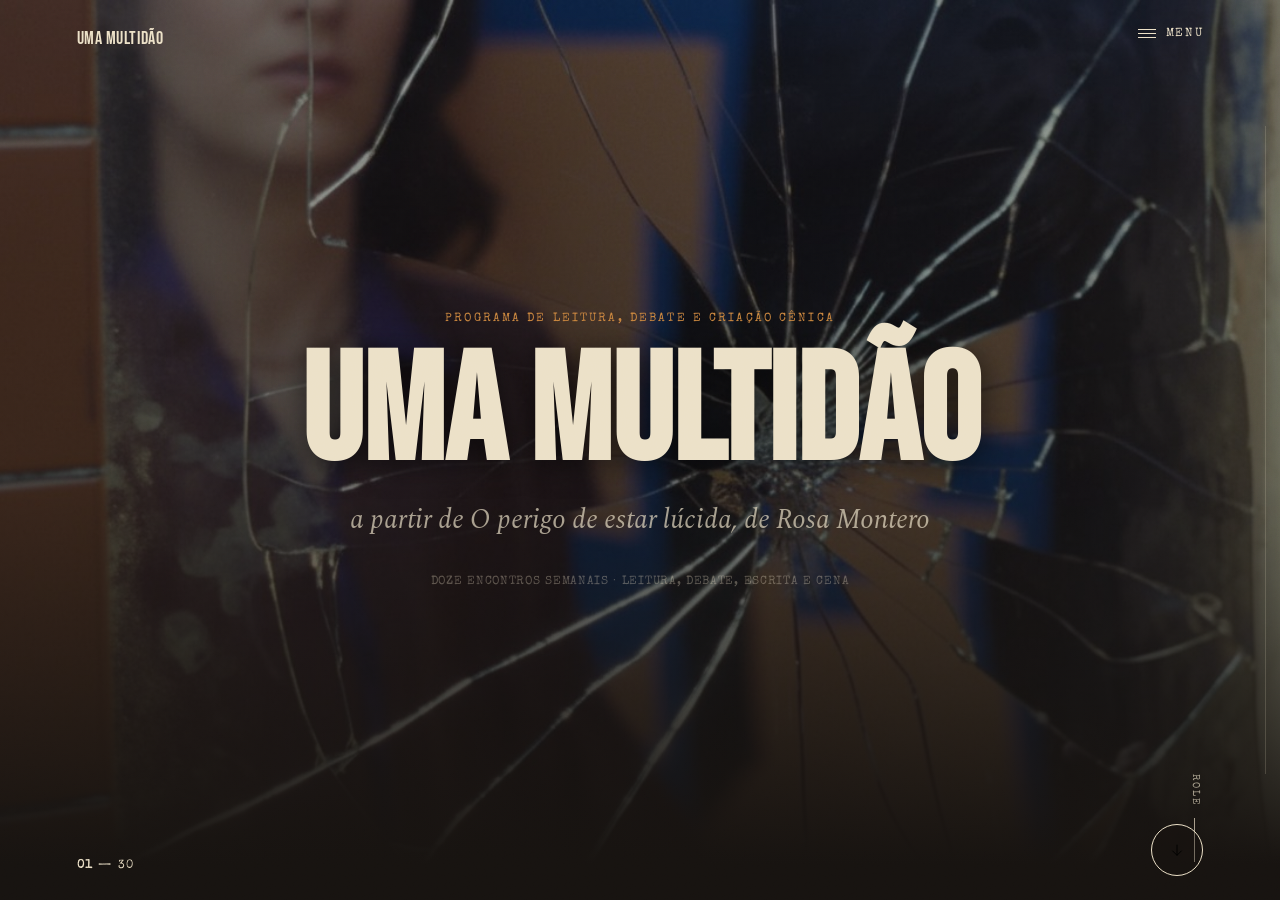
<file: umamultidao/index.html>
<!DOCTYPE html>
<html lang="pt-BR">
<head>
<meta charset="UTF-8">
<meta name="viewport" content="width=device-width, initial-scale=1.0">
<title>Uma Multidão — Programa a partir de Rosa Montero</title>
<meta name="description" content="Uma Multidão — programa de leitura, debate e criação cênica a partir de O perigo de estar lúcida, de Rosa Montero. Doze encontros semanais.">
<meta property="og:title" content="Uma Multidão — Programa a partir de Rosa Montero">
<meta property="og:description" content="Programa de leitura, debate e criação cênica a partir de O perigo de estar lúcida, de Rosa Montero. Doze encontros semanais.">
<meta property="og:type" content="website">
<link rel="preconnect" href="https://fonts.googleapis.com">
<link rel="preconnect" href="https://fonts.gstatic.com" crossorigin>
<link href="https://fonts.googleapis.com/css2?family=Bebas+Neue&family=Spectral:ital,wght@0,400;0,500;0,600;1,400;1,500&family=Special+Elite&display=swap" rel="stylesheet">
<style>
:root{
  --ink:#171310;
  --panel:#241d16;
  --panel2:#2c231a;
  --wine:#7c2a2f;
  --wine-light:#a8484c;
  --rust:#c9863f;
  --paper:#ece1c8;
  --paper-dim:rgba(236,225,200,.68);
  --paper-faint:rgba(236,225,200,.32);
  --font-display:'Bebas Neue', sans-serif;
  --font-body:'Spectral', Georgia, serif;
  --font-mono:'Special Elite', 'Courier New', monospace;
  --edge:clamp(1.5rem, 6vw, 6rem);
}
*{box-sizing:border-box; margin:0; padding:0;}
html,body{height:100%;}
body{
  background:var(--ink); color:var(--paper);
  font-family:var(--font-body); font-size:17px; line-height:1.7;
  -webkit-font-smoothing:antialiased;
}
img,video{max-width:100%; display:block;}
a{color:inherit; text-decoration:none;}
::selection{background:var(--rust); color:var(--ink);}
button{font:inherit; cursor:pointer;}

body::after{
  content:""; position:fixed; inset:0; pointer-events:none; z-index:50;
  opacity:.05; mix-blend-mode:overlay;
  background-image:url("data:image/svg+xml,%3Csvg xmlns='http://www.w3.org/2000/svg' width='120' height='120'%3E%3Cfilter id='n'%3E%3CfeTurbulence type='fractalNoise' baseFrequency='0.9' numOctaves='2' stitchTiles='stitch'/%3E%3C/filter%3E%3Crect width='100%25' height='100%25' filter='url(%23n)'/%3E%3C/svg%3E");
}

/* ============ chrome ============ */
.chrome{position:fixed; inset:0; z-index:300; pointer-events:none;}
.chrome > *{pointer-events:auto;}
.chrome__mark{position:absolute; top:0; left:0; padding:1.5rem var(--edge); font-family:var(--font-display); font-size:1.1rem; letter-spacing:.03em; text-transform:uppercase; mix-blend-mode:difference; color:var(--paper);}
.chrome__menubtn{position:absolute; top:0; right:0; padding:1.5rem var(--edge); font-family:var(--font-mono); font-size:.72rem; letter-spacing:.14em; text-transform:uppercase; mix-blend-mode:difference; color:var(--paper); background:none; border:none; display:flex; align-items:center; gap:.6rem;}
.chrome__menubtn .bars{display:flex; flex-direction:column; gap:3px; width:18px;}
.chrome__menubtn .bars span{display:block; height:1px; background:var(--paper); width:100%;}
.chrome__counter{position:absolute; left:0; bottom:0; padding:1.5rem var(--edge); font-family:var(--font-mono); font-size:.72rem; letter-spacing:.1em; mix-blend-mode:difference; color:var(--paper);}
.chrome__next{position:absolute; right:0; bottom:0; margin:0 var(--edge) 1.5rem 0; width:52px; height:52px; border-radius:50%; border:1px solid var(--paper); background:rgba(23,19,16,.35); backdrop-filter:blur(4px); display:flex; align-items:center; justify-content:center; transition:transform .25s ease, background .25s ease, border-color .25s ease;}
.chrome__next:hover{transform:translateY(-4px); background:var(--wine); border-color:var(--wine);}
.chrome__next svg{width:16px; height:16px;}
.chrome__progress{position:absolute; right:14px; top:14%; bottom:14%; width:1px; background:rgba(236,225,200,.18);}
.chrome__progress i{position:absolute; top:0; left:-1.5px; width:4px; background:var(--rust); height:0%; transition:height .2s linear;}
@media (max-width:700px){ .chrome__progress{display:none;} }

/* ============ menu ============ */
#menu{position:fixed; inset:0; z-index:800; background:var(--ink); display:flex; flex-direction:column; justify-content:center; padding:6rem var(--edge); opacity:0; visibility:hidden; transform:translateY(-16px); transition:opacity .45s ease, transform .45s ease, visibility .45s;}
#menu.is-open{opacity:1; visibility:visible; transform:translateY(0);}
#menu .menu__close{position:absolute; top:0; right:0; padding:1.5rem var(--edge); font-family:var(--font-mono); font-size:.72rem; letter-spacing:.14em; text-transform:uppercase; background:none; border:none; color:var(--paper);}
#menu ol{list-style:none; counter-reset:m;}
#menu li{counter-increment:m; border-top:1px solid rgba(236,225,200,.15);}
#menu li:last-child{border-bottom:1px solid rgba(236,225,200,.15);}
#menu a{display:flex; align-items:baseline; gap:1.4rem; padding:.95rem 0; font-family:var(--font-display); font-size:clamp(1.5rem,4.6vw,2.7rem); text-transform:uppercase; letter-spacing:.01em; color:var(--paper-dim); transition:color .2s ease, padding-left .25s ease;}
#menu a::before{content:counter(m,decimal-leading-zero); font-family:var(--font-mono); font-size:.85rem; color:var(--rust); letter-spacing:.05em;}
#menu a:hover{color:var(--paper); padding-left:1rem;}

/* ============ deck ============ */
#deck{height:100vh; height:100dvh; overflow-y:scroll; scroll-snap-type:y proximity; scroll-behavior:smooth;}
.slide{min-height:100vh; min-height:100dvh; scroll-snap-align:start; position:relative; display:flex; flex-direction:column; justify-content:center;}
.slide--ink{background:var(--ink);}
.slide--panel{background:var(--panel);}

/* ============ paper grain texture (reused as slide backdrops) ============ */
.tex-page{background:
    repeating-linear-gradient(180deg, rgba(236,225,200,.05) 0px, rgba(236,225,200,.05) 1px, transparent 1px, transparent 42px),
    radial-gradient(ellipse at 20% 0%, rgba(201,134,63,.14), transparent 55%),
    var(--ink);
}
.tex-spot{background:
    radial-gradient(ellipse 55% 45% at 50% 8%, rgba(236,225,200,.16), transparent 62%),
    linear-gradient(180deg, var(--ink) 0%, var(--panel) 100%);
}

/* ============ cover ============ */
.cover{position:relative; height:100vh; height:100dvh; scroll-snap-align:start; overflow:hidden; background:var(--ink); display:flex; flex-direction:column;}
.cover__media{position:absolute; inset:0;}
.cover__media img{position:absolute; inset:0; width:100%; height:100%; object-fit:cover; object-position:20% 50%;}
.cover__scrim{position:absolute; inset:0; background:linear-gradient(0deg, var(--ink) 4%, rgba(23,19,16,.55) 46%, rgba(23,19,16,.4) 100%);}
.cover__content{position:relative; z-index:2; padding:0 var(--edge); text-align:center; margin-top:auto; margin-bottom:auto;}
.cover__kicker{font-family:var(--font-mono); font-size:.74rem; letter-spacing:.18em; text-transform:uppercase; color:var(--rust); margin-bottom:1.3rem;}
.cover__title{font-family:var(--font-display); text-transform:uppercase; line-height:.86; font-size:clamp(3.4rem,13vw,9.5rem); color:var(--paper); text-shadow:0 4px 30px rgba(0,0,0,.6);}
.cover__subtitle{font-family:var(--font-body); font-style:italic; font-size:clamp(1.15rem,2.8vw,1.7rem); color:var(--paper-dim); margin-top:1rem;}
.cover__meta{font-family:var(--font-mono); font-size:.72rem; letter-spacing:.06em; color:var(--paper-faint); text-transform:uppercase; margin-top:1.8rem;}
.cover__scrolldown{position:absolute; right:var(--edge); bottom:2.4rem; writing-mode:vertical-rl; font-family:var(--font-mono); font-size:.65rem; letter-spacing:.2em; text-transform:uppercase; color:var(--paper-dim); display:flex; align-items:center; gap:.7rem; z-index:2;}
.cover__scrolldown::after{content:""; width:1px; height:44px; background:var(--paper-dim);}

/* ============ logline ============ */
.logline{padding:0 var(--edge); display:flex; align-items:center; justify-content:center; text-align:center;}
.logline p{font-family:var(--font-body); font-style:italic; font-size:clamp(1.4rem,3.4vw,2.35rem); line-height:1.5; max-width:24ch; color:var(--paper);}

/* ============ divider ============ */
.divider{align-items:center; justify-content:center; text-align:center; padding:0 var(--edge);}
.divider__num{font-family:var(--font-mono); font-size:.85rem; letter-spacing:.2em; color:var(--rust); margin-bottom:1rem; text-transform:uppercase;}
.divider__word{font-family:var(--font-display); text-transform:uppercase; font-size:clamp(2.8rem,11vw,7.5rem); line-height:.9; color:transparent; -webkit-text-stroke:1.5px var(--paper);}
@supports not (-webkit-text-stroke: 1px black){ .divider__word{color:var(--paper); -webkit-text-stroke:0;} }
.divider__sub{margin-top:1.4rem; font-family:var(--font-body); font-style:italic; color:var(--paper-dim); font-size:clamp(1rem,2vw,1.25rem); max-width:46ch; margin-left:auto; margin-right:auto;}

/* ============ shard slide: original fractured-panel motif, no photography ============ */
.shard-slide{height:100vh; height:100dvh; scroll-snap-align:start; display:grid; grid-template-columns:1fr 1fr; grid-template-rows:1fr 1fr; gap:2px; background:var(--ink);}
.shard{position:relative; overflow:hidden; display:flex; align-items:center; justify-content:center;}
.shard:nth-child(1){background:linear-gradient(150deg, #2c231a 0%, #1c1611 100%);}
.shard:nth-child(2){background:linear-gradient(200deg, #3a2620 0%, #201613 100%);}
.shard:nth-child(3){background:linear-gradient(20deg, #241d16 0%, #171310 100%);}
.shard:nth-child(4){background:linear-gradient(320deg, #2f231b 0%, #191410 100%);}
.shard::before{content:""; position:absolute; inset:0; opacity:.5; mix-blend-mode:overlay;
  background-image:url("data:image/svg+xml,%3Csvg xmlns='http://www.w3.org/2000/svg' viewBox='0 0 400 400'%3E%3Cg fill='none' stroke='%23ece1c8' stroke-width='.6' opacity='.4'%3E%3Cpath d='M40 10 L120 140 L60 260 L180 390'/%3E%3Cpath d='M120 140 L260 90'/%3E%3Cpath d='M120 140 L300 200'/%3E%3Cpath d='M60 260 L340 240'/%3E%3Cpath d='M180 390 L320 340'/%3E%3C/g%3E%3C/svg%3E");
  background-size:cover;}
.shard__word{position:relative; z-index:2; font-family:var(--font-display); text-transform:uppercase; font-size:clamp(1.6rem,4.4vw,2.7rem); letter-spacing:.02em; color:var(--paper-faint);}
.shard__tag{position:absolute; left:.8rem; bottom:.8rem; z-index:2; font-family:var(--font-mono); font-size:.68rem; letter-spacing:.06em; background:var(--ink); color:var(--paper); padding:.3rem .6rem;}

/* ============ reveal-scene v2: pinned image + text in NORMAL FLOW below (never clips, any length) ============ */
.reveal-scene{position:relative;}
.reveal-scene__pin{position:sticky; top:0; height:100vh; height:100dvh; overflow:hidden; z-index:0;}
.reveal-scene__media{position:absolute; inset:0;}
.reveal-scene__media img, .reveal-scene__media video{position:absolute; inset:0; width:100%; height:100%; object-fit:cover;}
.reveal-scene__scrim{position:absolute; inset:0; background:linear-gradient(180deg, rgba(23,19,16,.08) 0%, rgba(23,19,16,.6) 66%, var(--ink) 100%);}
.reveal-scene__content{position:relative; z-index:1; background:var(--ink); padding:4.5rem var(--edge) 6rem; margin-top:-24vh;}
.reveal-scene__kicker{font-family:var(--font-mono); font-size:.72rem; letter-spacing:.14em; text-transform:uppercase; color:var(--rust); margin-bottom:.7rem; display:block;}
.reveal-scene__title{font-family:var(--font-display); text-transform:uppercase; font-size:clamp(2rem,5.4vw,3.6rem); line-height:.95; margin-bottom:1.4rem; max-width:18ch; color:var(--paper);}
.reveal-scene__body{max-width:64ch; font-size:1.05rem; color:var(--paper); text-align:justify; hyphens:auto;}
.reveal-scene__body p{text-indent:2em; margin-bottom:1.05em;}
.reveal-scene__body p:last-child{margin-bottom:0;}

/* ============ nota: mesma leveza dos apartes, sem caixa clara ============ */
.note-slide{align-items:center; justify-content:center; padding:0 var(--edge);}
.note{max-width:520px; width:100%; padding-left:1.6rem; border-left:1px solid var(--rust); text-align:left;}
.note__label{font-family:var(--font-mono); font-size:.68rem; letter-spacing:.12em; text-transform:uppercase; color:var(--rust); margin-bottom:1.1rem;}
.note__text{font-family:var(--font-body); font-size:1rem; line-height:1.72; color:var(--paper); text-align:justify; text-indent:1.8em; hyphens:auto;}

/* ============ objetivos ============ */
.goals-slide{padding:6rem var(--edge); justify-content:center;}
.goal-general{font-size:1.08rem; color:var(--paper); max-width:64ch; padding-bottom:2.4rem; margin-bottom:2.4rem; border-bottom:1px solid rgba(236,225,200,.18); text-align:justify; hyphens:auto;}
.goal-general b{font-family:var(--font-mono); font-size:.68rem; letter-spacing:.14em; text-transform:uppercase; color:var(--rust); display:block; margin-bottom:.8rem; font-weight:400;}
.goals{display:grid; grid-template-columns:repeat(auto-fit,minmax(230px,1fr)); gap:1px; background:rgba(236,225,200,.14);}
.goal{background:var(--panel); padding:1.8rem 1.6rem 2rem;}
.goal__num{font-family:var(--font-display); font-size:2.3rem; color:var(--rust); line-height:1; margin-bottom:.7rem;}
.goal__title{font-family:var(--font-display); font-size:1.35rem; text-transform:uppercase; margin-bottom:.5rem;}
.goal__desc{font-size:.86rem; color:var(--paper-dim); line-height:1.55;}

/* ============ público ============ */
.public-slide{padding:6rem var(--edge); justify-content:center;}
.public-slide p{max-width:62ch; font-size:1.05rem; color:var(--paper); margin-bottom:1.2rem; text-align:justify; text-indent:2em; hyphens:auto;}

/* ============ steps (rotina) ============ */
.steps-slide{padding:6rem var(--edge); justify-content:center;}
.steps{margin-top:2.6rem; display:flex; flex-direction:column;}
.step{display:grid; grid-template-columns:64px 1fr; gap:1.5rem; padding:1.5rem 0; border-top:1px solid rgba(236,225,200,.18);}
.steps > .step:last-child{border-bottom:1px solid rgba(236,225,200,.18);}
.step__num{font-family:var(--font-display); font-size:2.3rem; color:var(--rust); line-height:1;}
.step__title{font-family:var(--font-display); font-size:1.3rem; text-transform:uppercase; margin-bottom:.3rem;}
.step__desc{font-size:.9rem; color:var(--paper-dim);}
.steps-note{margin-top:2.2rem; font-family:var(--font-body); font-style:italic; color:var(--paper-dim); font-size:.98rem; max-width:60ch;}

/* ============ info práticas ============ */
.info-slide{padding:6rem var(--edge); justify-content:center;}
.info{display:grid; grid-template-columns:repeat(auto-fit,minmax(230px,1fr)); gap:1px; background:rgba(236,225,200,.14); margin-top:2.6rem;}
.info__card{background:var(--panel); padding:1.8rem 1.6rem 2rem;}
.info__label{font-family:var(--font-mono); font-size:.66rem; letter-spacing:.1em; text-transform:uppercase; color:var(--rust); margin-bottom:.7rem;}
.info__value{font-size:.98rem; color:var(--paper); line-height:1.55;}

/* ============ referências (bibliografia) ============ */
.refs-slide{padding:6rem var(--edge); justify-content:center;}
.refs{margin-top:2.2rem; display:flex; flex-direction:column; gap:1.1rem; max-width:74ch;}
.refs li{list-style:none; font-family:var(--font-mono); font-size:.82rem; line-height:1.6; color:var(--paper-dim); padding-left:1.4rem; position:relative;}
.refs li::before{content:"—"; position:absolute; left:0; color:var(--rust);}

/* ============ aparte: citação solta, flutuante, leve — pensamento intrusivo ============ */
.aside-slide{min-height:100vh; min-height:100dvh; scroll-snap-align:start; position:relative; display:flex; align-items:center; padding:5rem var(--edge); overflow:hidden; background:var(--ink);}
.aside-slide__bg{position:absolute; inset:0;}
.aside-slide__bg img{width:100%; height:100%; object-fit:cover; filter:saturate(.85) brightness(.72);}
.aside-slide__bg::after{content:""; position:absolute; inset:0; background:rgba(23,19,16,.4);}
.aside{position:relative; z-index:2; max-width:460px; width:100%; padding-left:1.6rem; border-left:1px solid var(--rust);}
.aside--right{margin-left:auto;}
.aside--left{margin-right:auto;}
.aside--center{margin-left:auto; margin-right:auto; text-align:left;}
.aside__label{font-family:var(--font-body); font-style:italic; font-size:.82rem; color:var(--rust); opacity:.9; margin-bottom:1rem;}
.aside__text{font-family:var(--font-body); font-size:.98rem; line-height:1.72; color:var(--paper); text-align:justify; hyphens:auto;}
.aside__text p{text-indent:1.8em;}
.aside__cite{margin-top:1.1rem; font-family:var(--font-mono); font-size:.62rem; letter-spacing:.05em; color:var(--paper-faint); text-transform:uppercase;}

/* ============ buy-the-book slide ============ */
.buy-slide{align-items:center; justify-content:center; text-align:center; padding:0 var(--edge);}
.buy-slide__label{font-family:var(--font-mono); font-size:.72rem; letter-spacing:.16em; text-transform:uppercase; color:var(--rust); margin-bottom:1.1rem;}
.buy-slide__title{font-family:var(--font-display); text-transform:uppercase; font-size:clamp(1.8rem,5vw,3rem); line-height:1; margin-bottom:.5rem;}
.buy-slide__author{font-family:var(--font-body); font-style:italic; color:var(--paper-dim); font-size:1.1rem; margin-bottom:2.2rem;}
.buy-slide__link{display:inline-flex; align-items:center; gap:.7rem; font-family:var(--font-mono); font-size:.85rem; letter-spacing:.06em; text-transform:uppercase; color:var(--ink); background:var(--paper); padding:1rem 1.8rem; transition:background .2s ease, transform .2s ease;}
.buy-slide__link:hover{background:var(--rust); transform:translateY(-2px);}
.buy-slide__pub{margin-top:1.6rem; font-family:var(--font-mono); font-size:.68rem; letter-spacing:.04em; color:var(--paper-faint);}

/* ============ closing ============ */
.closing{align-items:center; justify-content:center; text-align:center; padding:0 var(--edge);}
.closing__mark{font-family:var(--font-display); font-size:clamp(2.6rem,9vw,5.4rem); text-transform:uppercase; margin-bottom:1.2rem;}
.closing__lead{font-family:var(--font-body); font-style:italic; color:var(--paper-dim); font-size:1.05rem; max-width:44ch; margin:0 auto 2.4rem;}
.closing__row{display:flex; gap:2.2rem; flex-wrap:wrap; justify-content:center; margin-bottom:3rem;}
.closing__row a{font-family:var(--font-mono); font-size:.9rem; letter-spacing:.04em; color:var(--paper-dim); border-bottom:1px solid rgba(236,225,200,.3); padding-bottom:2px;}
.closing__row a:hover{color:var(--rust); border-color:var(--rust);}
.closing__bottom{font-family:var(--font-mono); font-size:.68rem; letter-spacing:.04em; color:var(--paper-faint);}

.eyebrow{font-family:var(--font-mono); font-size:.72rem; letter-spacing:.16em; text-transform:uppercase; color:var(--rust);}

/* ============ reveal (scroll-triggered fade-in, used everywhere) ============ */
.kinetic{opacity:0; transform:translateY(34px); filter:blur(6px); transition:opacity 1s ease, transform 1s ease, filter 1s ease;}
.kinetic.is-visible{opacity:1; transform:translateY(0); filter:blur(0);}
.reveal{opacity:0; transform:translateY(22px); transition:opacity .8s ease, transform .8s ease;}
.reveal.is-visible{opacity:1; transform:translateY(0);}
.reveal-d1.is-visible{transition-delay:.12s;}
.reveal-d2.is-visible{transition-delay:.24s;}
.reveal-d3.is-visible{transition-delay:.36s;}

.block{padding:6.5rem var(--edge);}

@media (max-width:640px){
  .block{padding:4.5rem var(--edge);}
  .note-slide{padding:4rem var(--edge);}
  .shard-slide{grid-template-columns:1fr; grid-template-rows:repeat(4,1fr);}
  .chrome__mark, .chrome__menubtn{padding-top:calc(1.4rem + env(safe-area-inset-top,0px) + .55rem);}
  .chrome__counter{padding-bottom:calc(1.4rem + env(safe-area-inset-bottom,0px) + .35rem);}
  .chrome__next{margin-bottom:calc(1.4rem + env(safe-area-inset-bottom,0px) + .35rem);}
  .cover__content{transform:translateY(2rem);}
  .shard__tag{bottom:auto; top:.8rem;}
  .reveal-scene__pin{height:72vh; height:72dvh;}
  .reveal-scene__content{margin-top:-14vh; padding:3.2rem var(--edge) 4.5rem;}
  .aside-slide{padding:4rem var(--edge);}
  .aside{max-width:100%;}
}
@media (prefers-reduced-motion: reduce){
  html{scroll-behavior:auto;}
  .kinetic,.reveal{transition:none !important; opacity:1 !important; transform:none !important; filter:none !important;}
}
</style>
</head>
<body>

<!-- ============ CHROME ============ -->
<div class="chrome">
  <a href="#s-cover" class="chrome__mark">Uma Multidão</a>
  <button class="chrome__menubtn" id="menu-open"><span class="bars"><span></span><span></span><span></span></span>Menu</button>
  <div class="chrome__counter"><b id="counter-current">01</b> — <span id="counter-total">22</span></div>
  <button class="chrome__next" id="next-btn" aria-label="Próximo"><svg viewBox="0 0 24 24" fill="none" stroke="currentColor" stroke-width="1.4"><path d="M12 4v16M5 13l7 7 7-7"/></svg></button>
  <div class="chrome__progress"><i id="progress-fill"></i></div>
</div>

<!-- ============ MENU ============ -->
<nav id="menu">
  <button class="menu__close" id="menu-close">Fechar ✕</button>
  <ol>
    <li><a href="#s-cover" data-close>Abertura</a></li>
    <li><a href="#s-programa" data-close>O Programa</a></li>
    <li><a href="#s-justificativa" data-close>Justificativa</a></li>
    <li><a href="#s-objetivos" data-close>Objetivos</a></li>
    <li><a href="#s-publico" data-close>Para Quem É</a></li>
    <li><a href="#s-metodo" data-close>Como Trabalhamos</a></li>
    <li><a href="#s-info" data-close>Informações Práticas</a></li>
    <li><a href="#s-desdobramentos" data-close>Desdobramentos</a></li>
    <li><a href="#s-referencias" data-close>Referências</a></li>
    <li><a href="#s-contato" data-close>Inscrição</a></li>
  </ol>
</nav>

<!-- ============ DECK ============ -->
<main id="deck">

  <!-- COVER -->
  <section class="cover" id="s-cover">
    <div class="cover__media"><img src="/umamultidao/img/espelho-fraturado.jpg" alt="Reflexo fraturado de uma mulher em um espelho quebrado" loading="eager"></div>
    <div class="cover__scrim"></div>
    <div class="cover__content">
      <div class="cover__kicker kinetic">Programa de leitura, debate e criação cênica</div>
      <h1 class="cover__title kinetic reveal-d1">Uma Multidão</h1>
      <p class="cover__subtitle kinetic reveal-d2">a partir de <i>O perigo de estar lúcida</i>, de Rosa Montero</p>
      <p class="cover__meta kinetic reveal-d2">Doze encontros semanais · Leitura, debate, escrita e cena</p>
    </div>
    <div class="cover__scrolldown">role</div>
  </section>

  <!-- LOGLINE -->
  <section class="slide slide--ink logline">
    <p class="kinetic">Somos, cada um, uma multidão de vozes e versões: por doze semanas, essa pluralidade vira matéria de leitura, debate e cena.</p>
  </section>

  <!-- DIVIDER O PROGRAMA -->
  <section class="slide slide--panel divider" id="s-programa">
    <div class="divider__num kinetic">Capítulo 01</div>
    <div class="divider__word kinetic reveal-d1">O Programa</div>
    <p class="divider__sub kinetic reveal-d2">Doze semanas em que leitura, debate, escrita e cena caminham juntas, sem obrigação de desfecho.</p>
  </section>

  <!-- O PROGRAMA reveal-scene -->
  <section class="reveal-scene">
    <div class="reveal-scene__pin">
      <div class="reveal-scene__media"><img src="/umamultidao/img/multiplicidade-espelhos.jpg" alt="Reflexo multiplicado de uma pessoa em painéis de espelho"></div>
      <div class="reveal-scene__scrim"></div>
    </div>
    <div class="reveal-scene__content">
      <span class="reveal-scene__kicker reveal">Doze semanas · três horas por encontro</span>
      <h2 class="reveal-scene__title reveal reveal-d1">Quatro camadas, uma só sala</h2>
      <div class="reveal-scene__body reveal reveal-d2">
        <p>Chamamos isto de programa, por falta de um nome que dê conta de tudo o que pretendemos fazer: reunir-nos uma vez por semana, durante três horas, para ler <i>O perigo de estar lúcida</i>, de Rosa Montero, capítulo a capítulo, debatendo cada trecho em roda e, no mesmo movimento, escrevendo e experimentando cenas a partir do que for lido, em respostas que podem tomar a forma de texto, monólogo, diálogo, imagem, partitura de ações, música, dança ou pintura.</p>
        <p>Reúnem-se aqui quatro camadas que costumam vir separadas: a leitura orientada de um curso, a regularidade de um grupo de estudos, a conversa aberta de um clube do livro e a experiência de composição cênica de uma oficina de dramaturgia. Elas não avançam em blocos, uma depois da outra: cada encontro atravessa, em proporções variáveis, leitura, debate, escrita e experimentação corporal.</p>
        <p>Ao final das doze semanas, o grupo pode ter produzido um conjunto de textos e cenas testadas em sala, sem compromisso de apresentação pública (mas quem sabe?), ou pode ter reunido material suficiente para sustentar um espetáculo inspirado no livro: o desfecho artístico fica em aberto, dependente do que o grupo, de fato, produzir ao longo do percurso.</p>
      </div>
    </div>
  </section>

  <!-- SHARD 01 -->
  <section class="shard-slide">
    <div class="shard"><span class="shard__word">Lucidez</span><span class="shard__tag">01</span></div>
    <div class="shard"><span class="shard__word">Multidão</span><span class="shard__tag">02</span></div>
    <div class="shard"><span class="shard__word">Vozes</span><span class="shard__tag">03</span></div>
    <div class="shard"><span class="shard__word">Versões</span><span class="shard__tag">04</span></div>
  </section>

  <!-- APARTE — tempestade perfeita (sinopse) -->
  <section class="aside-slide">
    <div class="aside-slide__bg"><img src="/umamultidao/img/tempestade-mar.jpg" alt="Tempestade no mar, com relâmpago e navio ao fundo"></div>
    <div class="aside aside--right">
      <div class="aside__text">
        <p>O leitor descobrirá a teoria da &ldquo;tempestade perfeita&rdquo; &mdash; aquela que prega que na explosão criativa são postos em cena fatores químicos e situacionais irrepetíveis &mdash; e presenciará o processo de surgimento de ideias de Rosa Montero, desfrutando das vivências da autora, que habitou diretamente, e durante anos, um território nas vizinhanças da loucura.</p>
      </div>
      <div class="aside__cite">Sinopse da obra — Editora Todavia</div>
    </div>
  </section>

  <!-- DIVIDER JUSTIFICATIVA -->
  <section class="slide slide--ink divider" id="s-justificativa">
    <div class="divider__num kinetic">Capítulo 02</div>
    <div class="divider__word kinetic reveal-d1">Justificativa</div>
    <p class="divider__sub kinetic reveal-d2">Por que um formato híbrido responde à natureza deste livro?</p>
  </section>

  <!-- JUSTIFICATIVA reveal-scene -->
  <section class="reveal-scene">
    <div class="reveal-scene__pin">
      <div class="reveal-scene__media"><img src="/umamultidao/img/cena-enfermaria.jpg" alt="Uma mulher sentada em uma maca, observada por quatro médicos, em cena de teor teatral"></div>
      <div class="reveal-scene__scrim"></div>
    </div>
    <div class="reveal-scene__content">
      <span class="reveal-scene__kicker reveal">Sobre o livro e o público</span>
      <h2 class="reveal-scene__title reveal reveal-d1">O preço e o valor da diferença</h2>
      <div class="reveal-scene__body reveal reveal-d2">
        <p><i>O perigo de estar lúcida</i> parte de uma pergunta sobre o preço e o valor da diferença: o que significa perceber o mundo com uma intensidade que os outros não reconhecem, carregar a própria cabeça como um território estranho e, ainda assim, transformar essa condição em ofício? Montero mistura ensaio, memória e pesquisa sobre criadores de outras épocas para propor que a loucura e a lucidez não estão tão distantes quanto o senso comum sugere, e que a pluralidade interna, o fato de sermos, cada um, uma multidão de vozes e versões, é matéria de trabalho para quem escreve, atua ou compõe.</p>
        <p>Um curso convencional trataria os livros como conteúdo a ser explicado; um grupo de estudos, sozinho, correria o risco de ficar preso ao comentário teórico; um clube do livro, sem ferramentas de escrita e cena, dissolveria a conversa em impressões soltas; uma oficina de montagem, sem tempo de leitura e debate, chegaria à criação sem repertório compartilhado. Reunir essas quatro dimensões numa mesma sala permite que a leitura vire debate, que o debate vire escrita, e que a escrita vire experimentação de cena, sem que nenhuma dessas etapas precise ser abreviada.</p>
        <p>O público que temos em mente já convive com o trânsito entre linguagens: gente de literatura, de teatro, de filosofia e de poesia. O programa não pretende ensinar interpretação teatral do zero, nem introduzir literatura para quem nunca leu: pretende oferecer um espaço de trabalho conjunto para quem já tem relação com pelo menos uma dessas linguagens e quer experimentar, com tempo e regularidade, o que acontece quando leitura, pensamento crítico e composição de cena caminham juntos.</p>
      </div>
    </div>
  </section>

  <!-- APARTE — morrer e enlouquecer -->
  <section class="aside-slide">
    <div class="aside-slide__bg"><img src="/umamultidao/img/palco-vestido-vermelho.jpg" alt="Mulher de vestido vermelho, sozinha, sob um facho de luz em um palco"></div>
    <div class="aside aside--left">
      <div class="aside__text">
        <p>Morrer faz parte da vida. Morrer é um fato profundamente humano. Você morre sozinho, sim, talvez com sua dor e com seu medo, mas morre sabendo que todos iremos pelo mesmo caminho. Enquanto a loucura, por outro lado, te faz acreditar equivocadamente que aquilo que está vivendo só é experimentado por você. Sentir-se louco é sentir que de algum modo você já não pertence à espécie humana.</p>
      </div>
      <div class="aside__cite">Rosa Montero — O perigo de estar lúcida</div>
    </div>
  </section>

  <!-- DIVIDER OBJETIVOS -->
  <section class="slide slide--panel divider" id="s-objetivos">
    <div class="divider__num kinetic">Capítulo 03</div>
    <div class="divider__word kinetic reveal-d1">Objetivos</div>
    <p class="divider__sub kinetic reveal-d2">Do debate teórico à cena, passando pela escrita autoral.</p>
  </section>

  <!-- OBJETIVOS content -->
  <section class="slide slide--panel goals-slide">
    <div class="goal-general reveal">
      <b>Objetivo geral</b>
      Constituir um grupo de leitura, debate e criação que percorra <i>O perigo de estar lúcida</i>, de Rosa Montero, ao longo de doze semanas, sustentando discussão teórica, produção de escrita autoral e experimentação cênica.
    </div>
    <div class="goals">
      <div class="goal reveal"><div class="goal__num">01</div><div class="goal__title">Ler e debater</div><div class="goal__desc"><i>O perigo de estar lúcida</i>, capítulo a capítulo, articulando a leitura com artigos científicos que ampliem seu horizonte teórico.</div></div>
      <div class="goal reveal reveal-d1"><div class="goal__num">02</div><div class="goal__title">Converter em escrita</div><div class="goal__desc">Núcleos de leitura e de debate viram materiais de escrita: monólogos, diálogos, cartas, listas, cenas de memória e situações dramáticas.</div></div>
      <div class="goal reveal reveal-d2"><div class="goal__num">03</div><div class="goal__title">Experimentar em laboratório</div><div class="goal__desc">Jogo teatral, improvisação, trabalho de voz e presença, montagem de cena a partir de texto autoral.</div></div>
      <div class="goal reveal"><div class="goal__num">04</div><div class="goal__title">Produzir um conjunto final</div><div class="goal__desc">Cenas e textos organizáveis como leitura cênica, mostra-processo ou, conforme a maturidade do material, espetáculo de curta duração.</div></div>
    </div>
  </section>

  <!-- APARTE — ciência da criação -->
  <section class="aside-slide">
    <div class="aside-slide__bg"><img src="/umamultidao/img/tempestade-farol.jpg" alt="Farol sob tempestade, com relâmpago"></div>
    <div class="aside aside--right">
      <div class="aside__text">
        <p>Segundo um célebre estudo da psiquiatra Nancy Andreasen, da Universidade de Iowa, os escritores têm quatro vezes mais chances de sofrer de transtorno bipolar e até três vezes mais de padecer de depressão do que pessoas não criativas. Outros pesquisadores defendem que entre 40% e 50% dos escritores e artistas criativos sofrem de algum transtorno de ânimo. É como jogar roleta com uma bola de chumbo: são muitas as chances de que ela caia em você.</p>
      </div>
      <div class="aside__cite">Rosa Montero — O perigo de estar lúcida</div>
    </div>
  </section>

  <!-- DIVIDER PARA QUEM É -->
  <section class="slide slide--ink divider" id="s-publico">
    <div class="divider__num kinetic">Capítulo 04</div>
    <div class="divider__word kinetic reveal-d1">Para Quem É</div>
    <p class="divider__sub kinetic reveal-d2">Maiores de dezoito anos, com alguma prática de leitura e de criação.</p>
  </section>

  <!-- PARA QUEM É content -->
  <section class="slide slide--ink public-slide">
    <p class="reveal">O programa é destinado a pessoas maiores de dezoito anos com interesse em literatura, teatro, filosofia ou poesia, que já tenham alguma prática de leitura e algum contato, ainda que informal, com escrita ou criação artística.</p>
    <p class="reveal reveal-d1">Não se exige formação técnica em teatro nem histórico acadêmico em nenhuma dessas áreas: pede-se disponibilidade para ler o livro no ritmo proposto, participar do debate semanal e se expor, na medida de cada um, aos exercícios de escrita e experimentação cênica.</p>
  </section>

  <!-- QUÓRUM nota -->
  <section class="slide slide--ink note-slide">
    <div class="note reveal">
      <div class="note__label">Quórum mínimo</div>
      <div class="note__text">Propõe-se um grupo mínimo de dez participantes, número necessário para viabilizar o programa e garantir a diversidade de leituras e vozes que sustenta o debate e a criação coletiva. Encontros com menos de dez inscritos levarão a um replanejamento de data e formato, antes de o programa ser confirmado.</div>
    </div>
  </section>

  <!-- APARTE — Virginia Woolf -->
  <section class="aside-slide">
    <div class="aside-slide__bg"><img src="/umamultidao/img/tempestade-rua.jpg" alt="Tempestade urbana à noite, com relâmpago vermelho e letreiros de neon"></div>
    <div class="aside aside--left">
      <div class="aside__text">
        <p>Virginia Woolf sofreu sua primeira crise mental aos treze anos. Ela estava caminhando por uma trilha quando topou com uma pequena poça. &ldquo;Por algum motivo que não consegui descobrir, tudo de repente era irreal e fiquei em suspenso, não podia pular a poça [&hellip;]. O mundo inteiro se tornou irreal.&rdquo; Foi hospitalizada repetidas vezes e tentou se suicidar em diversas ocasiões, a última e definitiva, aos 59 anos, enchendo os bolsos de pedras e se afogando no rio Ouse.</p>
      </div>
      <div class="aside__cite">Rosa Montero — O perigo de estar lúcida</div>
    </div>
  </section>

  <!-- DIVIDER COMO TRABALHAMOS -->
  <section class="slide slide--panel divider" id="s-metodo">
    <div class="divider__num kinetic">Capítulo 05</div>
    <div class="divider__word kinetic reveal-d1">Como Trabalhamos</div>
    <p class="divider__sub kinetic reveal-d2">Da leitura individual à roda de debate, do debate à escrita, da escrita à cena.</p>
  </section>

  <!-- MÉTODO reveal-scene -->
  <section class="reveal-scene">
    <div class="reveal-scene__pin">
      <div class="reveal-scene__media">
        <video autoplay muted loop playsinline poster="/umamultidao/img/roda-lapis-poster.jpg">
          <source src="/umamultidao/video/roda-lapis.mp4" type="video/mp4">
        </video>
      </div>
      <div class="reveal-scene__scrim"></div>
    </div>
    <div class="reveal-scene__content">
      <span class="reveal-scene__kicker reveal">Da roda de leitura à cena</span>
      <h2 class="reveal-scene__title reveal reveal-d1">O que sobra da conversa</h2>
      <div class="reveal-scene__body reveal reveal-d2">
        <p>A leitura é feita fora do encontro, em capítulos ou blocos de páginas combinados com uma semana de antecedência, para que o tempo presencial seja dedicado ao debate, embora leiamos, sim, juntos, trechos do livro. No início de cada encontro, o grupo retoma em roda os pontos que mais mobilizaram a leitura da semana: passagens que geraram desacordo, imagens que ficaram, perguntas sem resposta.</p>
        <p>Da conversa, extraímos material de trabalho: palavras, imagens, situações, frases que resistem a explicação. Esse arquivo alimenta a segunda parte do encontro, dedicada a jogos teatrais, improvisação e escrita. A escrita segue uma curva do individual ao coletivo: cada participante produz materiais próprios, que depois circulam em duplas ou trios e, por fim, alimentam cenas construídas pelo grupo inteiro. Nenhum exercício tem finalidade terapêutica: temas pessoais podem aparecer na medida em que cada um escolher trazê-los, e será sempre possível ficcionalizar ou recusar exposição.</p>
      </div>
    </div>
  </section>

  <!-- ROTINA steps -->
  <section class="slide slide--panel steps-slide">
    <span class="eyebrow reveal">Rotina de cada encontro</span>
    <h2 class="reveal reveal-d1" style="font-family:var(--font-display); text-transform:uppercase; font-size:clamp(2rem,5.4vw,3.6rem); line-height:.95; margin-top:.7rem;">Quatro tempos, três horas</h2>
    <div class="steps">
      <div class="step reveal"><div class="step__num">01</div><div><div class="step__title">Chegada e aquecimento</div><div class="step__desc">De vinte a trinta minutos.</div></div></div>
      <div class="step reveal reveal-d1"><div class="step__num">02</div><div><div class="step__title">Leitura e debate do trecho do livro escolhido para a semana</div><div class="step__desc">De cinquenta a setenta minutos, por vezes alimentado por artigos científicos que ampliam o campo teórico, sem virar aula expositiva.</div></div></div>
      <div class="step reveal reveal-d2"><div class="step__num">03</div><div><div class="step__title">Jogo, improvisação ou escrita</div><div class="step__desc">De setenta a noventa minutos.</div></div></div>
      <div class="step reveal reveal-d3"><div class="step__num">04</div><div><div class="step__title">Compartilhamento e registro</div><div class="step__desc">De vinte a trinta minutos.</div></div></div>
    </div>
    <p class="steps-note reveal">Essa estrutura evita que o encontro vire só debate teórico ou só prática corporal desligada da leitura, e garante que cada semana deixe um rastro escrito ou registrado, para consulta ao longo do programa.</p>
  </section>

  <!-- DIREITOS AUTORAIS nota -->
  <section class="slide slide--panel note-slide">
    <div class="note reveal">
      <div class="note__label">Sobre trechos literais</div>
      <div class="note__text">O uso de eventuais trechos literais em apresentação pública dependerá de autorização dos titulares dos direitos autorais. O material produzido pelo grupo tem prioridade no resultado final: o livro funciona como disparador de escrita autoral, não como texto a ser encenado literalmente.</div>
    </div>
  </section>

  <!-- SHARD 02 -->
  <section class="shard-slide">
    <div class="shard"><span class="shard__word">Leitura</span><span class="shard__tag">05</span></div>
    <div class="shard"><span class="shard__word">Debate</span><span class="shard__tag">06</span></div>
    <div class="shard"><span class="shard__word">Escrita</span><span class="shard__tag">07</span></div>
    <div class="shard"><span class="shard__word">Cena</span><span class="shard__tag">08</span></div>
  </section>

  <!-- DIVIDER INFORMAÇÕES PRÁTICAS -->
  <section class="slide slide--ink divider" id="s-info">
    <div class="divider__num kinetic">Capítulo 06</div>
    <div class="divider__word kinetic reveal-d1">Informações Práticas</div>
  </section>

  <!-- INFO content -->
  <section class="slide slide--ink info-slide">
    <div class="info">
      <div class="info__card reveal"><div class="info__label">Duração</div><div class="info__value">12 encontros semanais, presenciais, de três horas cada.</div></div>
      <div class="info__card reveal reveal-d1"><div class="info__label">Início previsto</div><div class="info__value">Segunda quinzena de setembro de 2026, data exata a confirmar conforme a formação do grupo.</div></div>
      <div class="info__card reveal reveal-d2"><div class="info__label">Investimento</div><div class="info__value">R$ 480,00 por participante, programa completo. Forma de pagamento a definir.</div></div>
      <div class="info__card reveal"><div class="info__label">Quórum mínimo</div><div class="info__value">10 participantes.</div></div>
      <div class="info__card reveal reveal-d1"><div class="info__label">Local</div><div class="info__value">A definir, considerando a necessidade de um espaço silencioso e flexível o bastante para alternar roda de leitura, escrita e experimentação corporal.</div></div>
      <div class="info__card reveal reveal-d2"><div class="info__label">Materiais</div><div class="info__value">Exemplares próprios do livro de Rosa Montero e caderno para registro pessoal.</div></div>
    </div>
  </section>

  <!-- DIVIDER DESDOBRAMENTOS -->
  <section class="slide slide--panel divider" id="s-desdobramentos">
    <div class="divider__num kinetic">Capítulo 07</div>
    <div class="divider__word kinetic reveal-d1">Desdobramentos</div>
    <p class="divider__sub kinetic reveal-d2">Para onde isso pode ir, ao final das doze semanas.</p>
  </section>

  <!-- DESDOBRAMENTOS reveal-scene -->
  <section class="reveal-scene">
    <div class="reveal-scene__pin">
      <div class="reveal-scene__media"><img src="/umamultidao/img/neuronios.jpg" alt="Neurônios formando sinapses, em tom de metáfora para a conexão de ideias"></div>
      <div class="reveal-scene__scrim"></div>
    </div>
    <div class="reveal-scene__content">
      <span class="reveal-scene__kicker reveal">Do processo ao Caderno de Cenas</span>
      <h2 class="reveal-scene__title reveal reveal-d1">Um resultado que não depende de palco</h2>
      <div class="reveal-scene__body reveal reveal-d2">
        <p>O resultado central do programa é a formação de um grupo capaz de sustentar, durante três meses, a leitura conjunta do livro, o debate e a produção de respostas autorais em texto e em cena: essa é, por si, uma conquista que não depende de apresentação pública, porque aprender a ler em grupo, discordar sem anular o outro e transformar leitura em escrita já justifica o percurso.</p>
        <p>Como resultado material, prevê-se um conjunto de cenas e textos autorais, nascidos da leitura do livro de Montero, que poderão ser reunidos num Caderno de Cenas, com textos, notas de processo e créditos de autoria. Se a maturidade do material e o interesse do grupo permitirem, esse conjunto pode se organizar como leitura cênica, mostra-processo ou espetáculo de curta duração, apresentado ao público ao final das doze semanas ou em data posterior, conforme decisão coletiva.</p>
      </div>
    </div>
  </section>

  <!-- APARTE — três anos de leitura compulsiva -->
  <section class="aside-slide tex-page">
    <div class="aside aside--center">
      <div class="aside__text">
        <p>Esses temas sempre me interessaram, mas desde que decidi escrever um livro sobre criação e loucura, comecei a ler compulsivamente sobre o assunto. Estou há cerca de três anos sepultada sob dezenas de volumes. Para não transformar a leitura deste livro num contínuo tropeço insuportável, não estou incluindo no texto quase nenhuma das fontes do que conto; todas elas estão compiladas ao final do volume. É uma lista bastante longa, mas recomendo encarecidamente que você a leia até o fim: a perseverança tem sua recompensa.</p>
      </div>
      <div class="aside__cite">Rosa Montero — O perigo de estar lúcida</div>
    </div>
  </section>

  <!-- DIVIDER REFERÊNCIAS -->
  <section class="slide slide--ink divider" id="s-referencias">
    <div class="divider__num kinetic">Capítulo 08</div>
    <div class="divider__word kinetic reveal-d1">Referências</div>
    <p class="divider__sub kinetic reveal-d2">Base bibliográfica do programa.</p>
  </section>

  <!-- REFERÊNCIAS content -->
  <section class="slide slide--ink refs-slide">
    <ul class="refs">
      <li class="reveal">DIAS, Edinilson Mota; CANDA, Cilene Nascimento. Nhô Guimarães: reflexões sobre o processo de adaptação da literatura para o teatro. <i>Missangas: Estudos em Literatura e Linguística</i>, v. 3, n. 4, 2022.</li>
      <li class="reveal">LOPES, Maria Clara da Costa. A adaptação teatral: efeitos de sentido da obra literária no texto dramático. In: VASCONCELOS, Adaylson Wagner Sousa de (org.). <i>Letras: representações, construções e textualidades</i>. Ponta Grossa: Atena, 2021. cap. 17.</li>
      <li class="reveal">MATE, Alexandre. Tudo certo como dois e dois são cinco: uma proposta de adaptação de textos literários para a linguagem teatral. In: <i>Conteúdos e Didática de Artes</i>. São Paulo: UNESP, 2014.</li>
      <li class="reveal">MONTERO, Rosa. <i>O perigo de estar lúcida</i>. Tradução de Mariana Sanchez. São Paulo: Todavia, 2023.</li>
      <li class="reveal">VIDOR, Heloise Baurich. <i>Leitura e teatro: aproximação e apropriação do texto literário</i>. 2015. Tese (Doutorado em Artes Cênicas) — Escola de Comunicações e Artes, Universidade de São Paulo, São Paulo, 2015.</li>
      <li class="reveal">VOGEL, Joana Leticia Araujo; VIDOR, Heloise Baurich. Da literatura à cena: jogos teatrais e apropriação literária na aula de Arte/Teatro no Ensino Médio. 2020.</li>
    </ul>
  </section>

  <!-- COMPRE O LIVRO — só aqui, no final, antes da assinatura -->
  <section class="slide slide--panel buy-slide">
    <div class="buy-slide__label kinetic">O livro por trás do programa</div>
    <div class="buy-slide__title kinetic reveal-d1">O perigo de estar lúcida</div>
    <div class="buy-slide__author kinetic reveal-d1">Rosa Montero · Editora Todavia</div>
    <a class="buy-slide__link kinetic reveal-d2" href="https://todavialivros.com.br/livros/o-perigo-de-estar-lucida" target="_blank" rel="noopener">Comprar o livro →</a>
    <div class="buy-slide__pub kinetic reveal-d2">Tradução de Mariana Sanchez · São Paulo, 2023</div>
  </section>

  <!-- CLOSING -->
  <section class="slide slide--panel closing" id="s-contato">
    <div class="closing__mark kinetic">Uma Multidão</div>
    <p class="closing__lead kinetic reveal-d1">Programa em formação: escreva para receber informações sobre data, local e vagas.</p>
    <div class="closing__row kinetic reveal-d2">
      <a href="https://wa.me/5511956563560" target="_blank" rel="noopener">WhatsApp</a>
      <a href="mailto:cacowski@gmail.com?subject=Uma%20Multid%C3%A3o%20%E2%80%94%20Inscri%C3%A7%C3%A3o">cacowski@gmail.com</a>
      <a href="https://cacosantana.com.br" target="_blank" rel="noopener">cacosantana.com.br</a>
    </div>
    <div class="closing__bottom kinetic reveal-d2">Caco Santana · Programa de leitura, debate e criação cênica · Em formação</div>
  </section>

</main>

<script>
// ---------- menu ----------
(function(){
  var menu = document.getElementById('menu');
  var openBtn = document.getElementById('menu-open');
  var closeBtn = document.getElementById('menu-close');
  openBtn.addEventListener('click', function(){ menu.classList.add('is-open'); });
  closeBtn.addEventListener('click', function(){ menu.classList.remove('is-open'); });
  menu.querySelectorAll('a[data-close]').forEach(function(a){
    a.addEventListener('click', function(e){
      e.preventDefault();
      menu.classList.remove('is-open');
      var target = document.querySelector(a.getAttribute('href'));
      if(target) target.scrollIntoView({behavior:'smooth', block:'start'});
    });
  });
  document.addEventListener('keydown', function(e){ if(e.key === 'Escape') menu.classList.remove('is-open'); });
})();

// ---------- counter + progress bar ----------
(function(){
  var deck = document.getElementById('deck');
  var sections = Array.prototype.slice.call(deck.children);
  var total = sections.length;
  document.getElementById('counter-total').textContent = String(total).padStart(2,'0');
  var currentEl = document.getElementById('counter-current');
  var fill = document.getElementById('progress-fill');
  var nextBtn = document.getElementById('next-btn');
  var ticking = false;
  var activeIndex = 0;

  function clamp(v,min,max){ return Math.max(min, Math.min(max, v)); }

  function update(){
    ticking = false;
    var vh = deck.clientHeight;

    var bestDist = Infinity, bestIdx = 0;
    sections.forEach(function(sec, i){
      var r = sec.getBoundingClientRect();
      var center = r.top + r.height/2;
      var dist = Math.abs(center - vh/2);
      if(dist < bestDist){ bestDist = dist; bestIdx = i; }
    });
    activeIndex = bestIdx;
    currentEl.textContent = String(bestIdx+1).padStart(2,'0');

    var scrollable = deck.scrollHeight - deck.clientHeight;
    var frac = scrollable > 0 ? clamp(deck.scrollTop / scrollable, 0, 1) : 0;
    fill.style.height = (frac*100) + '%';
  }

  function onScroll(){
    if(!ticking){ ticking = true; requestAnimationFrame(update); }
  }
  deck.addEventListener('scroll', onScroll, {passive:true});
  window.addEventListener('resize', onScroll);
  update();

  function goNext(){ var n = sections[clamp(activeIndex+1,0,total-1)]; n.scrollIntoView({behavior:'smooth', block:'start'}); }
  function goPrev(){ var p = sections[clamp(activeIndex-1,0,total-1)]; p.scrollIntoView({behavior:'smooth', block:'start'}); }
  nextBtn.addEventListener('click', goNext);
  document.addEventListener('keydown', function(e){
    if(document.getElementById('menu').classList.contains('is-open')) return;
    if(e.key === 'ArrowDown' || e.key === 'PageDown'){ e.preventDefault(); goNext(); }
    if(e.key === 'ArrowUp' || e.key === 'PageUp'){ e.preventDefault(); goPrev(); }
  });
})();

// ---------- reveal on scroll (fade-in for all .reveal / .kinetic elements) ----------
(function(){
  var els = document.querySelectorAll('.reveal, .kinetic');
  var deck = document.getElementById('deck');
  var io = new IntersectionObserver(function(entries){
    entries.forEach(function(e){
      if(e.isIntersecting){ e.target.classList.add('is-visible'); io.unobserve(e.target); }
    });
  }, {root:deck, threshold:0.15});
  els.forEach(function(el){ io.observe(el); });
})();
</script>
</body>
</html>
</file>
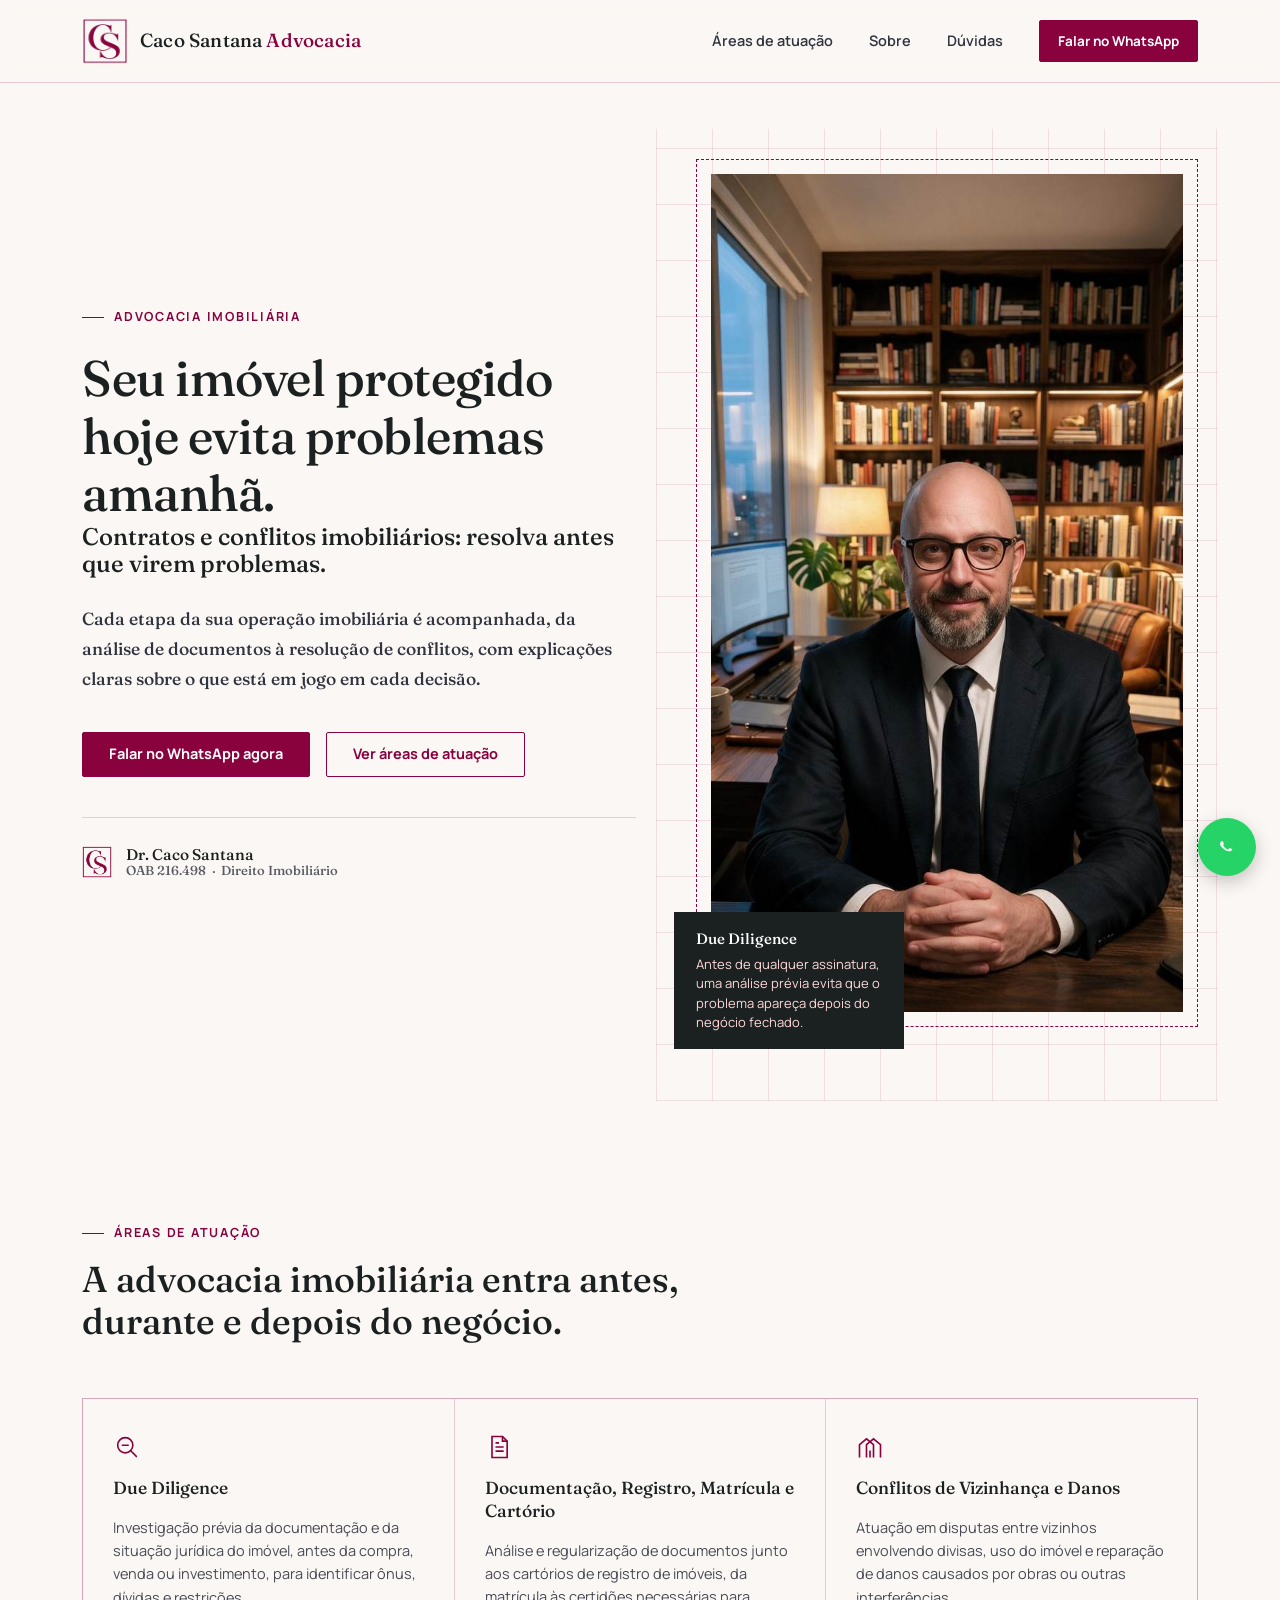
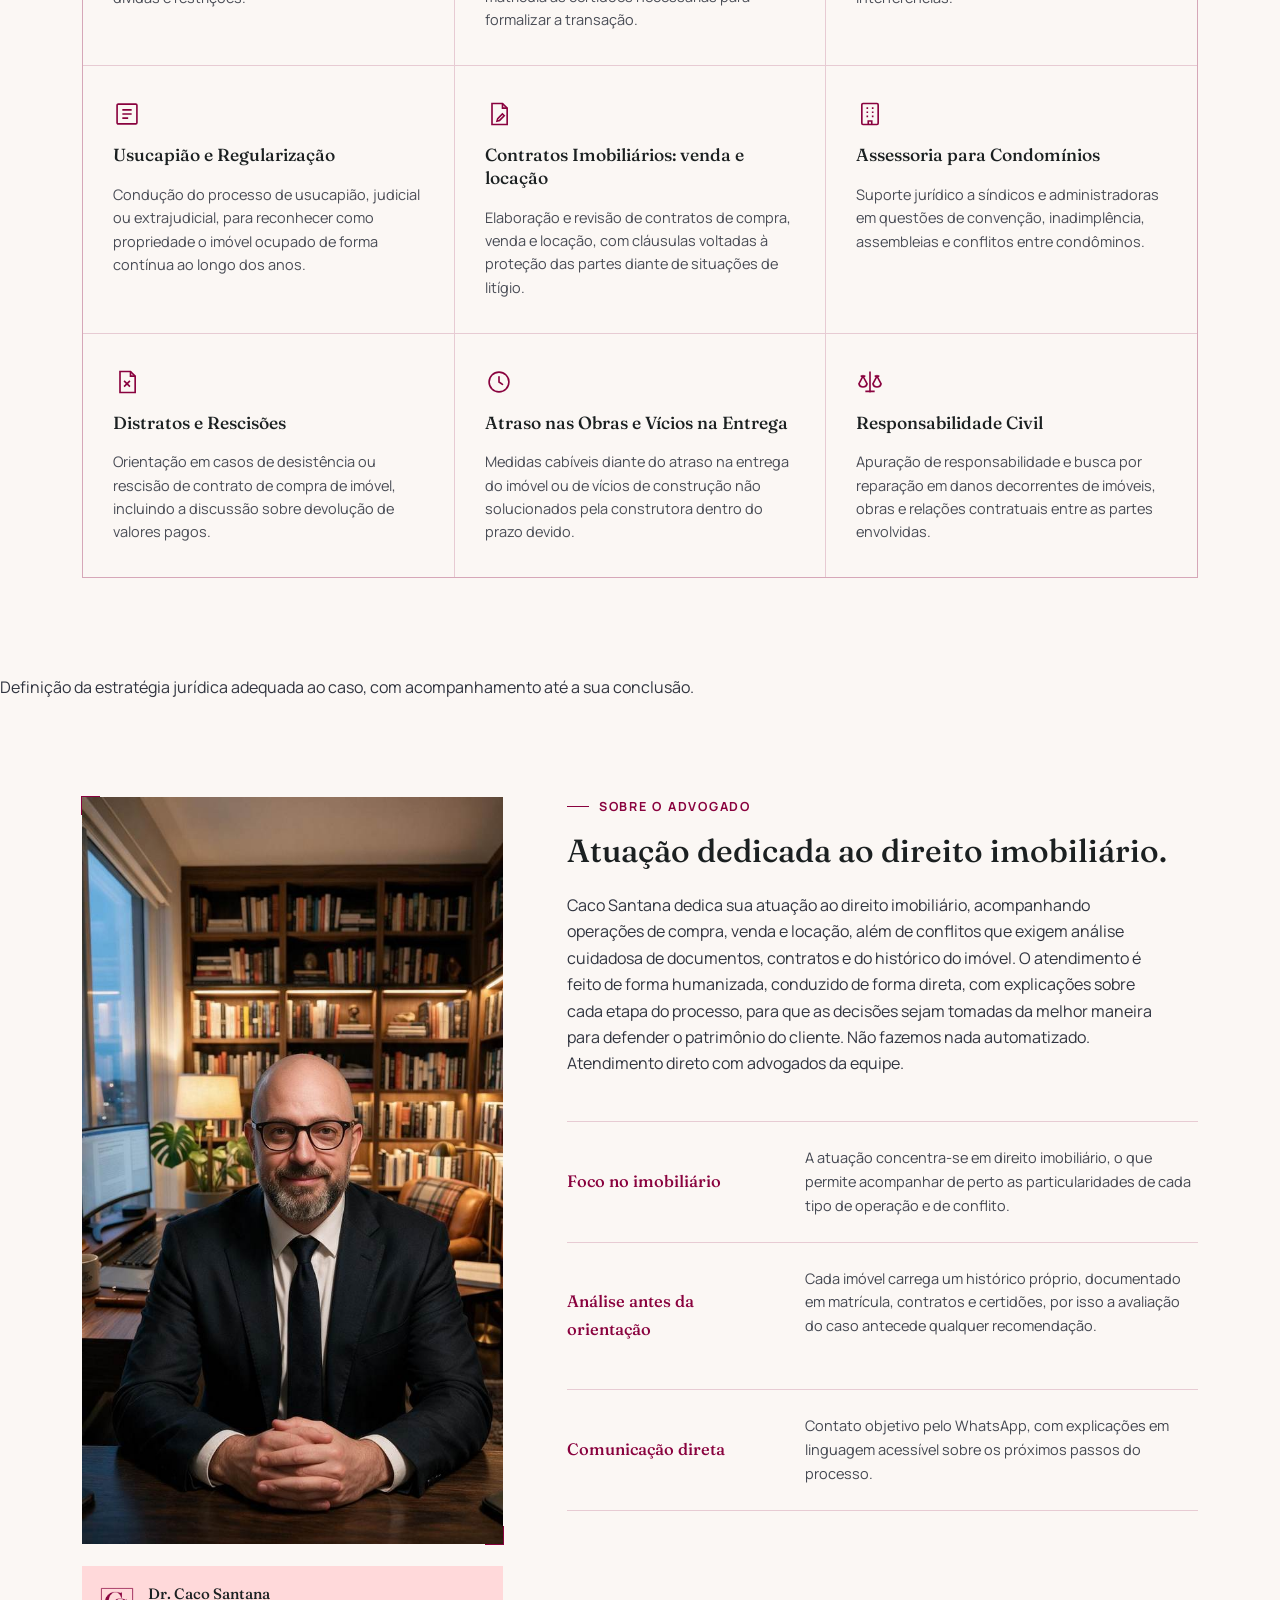
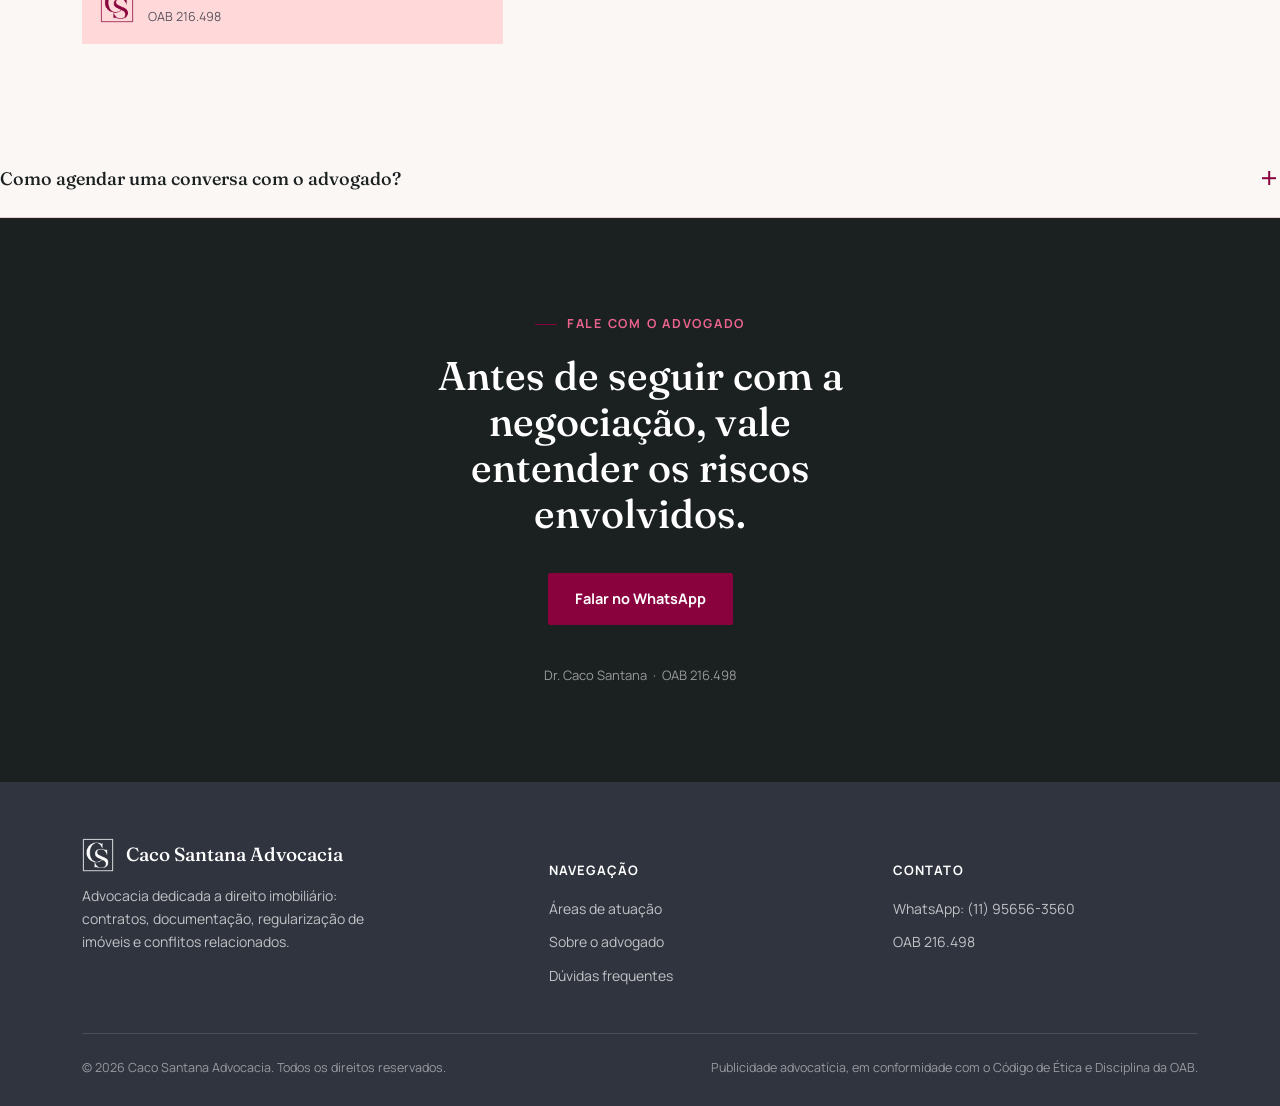
<file: advogado/imobiliario/index.html>
<!DOCTYPE html>
<html lang="pt-BR">
<head>
<meta charset="UTF-8">
<meta name="viewport" content="width=device-width, initial-scale=1.0">
<title>Caco Santana Advocacia | Direito Imobiliário</title>
<link rel="preconnect" href="https://fonts.googleapis.com">
<link rel="preconnect" href="https://fonts.gstatic.com" crossorigin>
<link href="https://fonts.googleapis.com/css2?family=Fraunces:ital,opsz,wght@0,9..144,300;0,9..144,400;0,9..144,500;0,9..144,600;1,9..144,400;1,9..144,500&family=Manrope:wght@400;500;600;700;800&display=swap" rel="stylesheet">
<style>
  :root{
    --paper:#FBF7F4;
    --blush:#FFD9DA;
    --rose:#EA638C;
    --wine:#89023E;
    --wine-dark:#6c0231;
    --charcoal:#30343F;
    --ink:#1B2021;
    --line: rgba(137,2,62,.18);
    --radius: 2px;
    --maxw: 1180px;
  }
  *{box-sizing:border-box;}
  html{scroll-behavior:smooth;}
  body{
    margin:0;
    background:var(--paper);
    color:var(--charcoal);
    font-family:'Manrope', sans-serif;
    font-size:16px;
    line-height:1.65;
    -webkit-font-smoothing:antialiased;
  }
  h1,h2,h3,.serif{
    font-family:'Fraunces', serif;
    color:var(--ink);
    font-weight:500;
    line-height:1.15;
    margin:0;
  }
  em{font-style:italic;color:var(--wine);}
  p{margin:0;}
  a{color:inherit;text-decoration:none;}
  img{max-width:100%;display:block;}
  .wrap{max-width:var(--maxw);margin:0 auto;padding:0 32px;}
  .eyebrow{
    font-size:12.5px;
    letter-spacing:.14em;
    text-transform:uppercase;
    font-weight:700;
    color:var(--wine);
    display:flex;
    align-items:center;
    gap:10px;
  }
  .eyebrow::before{content:"";width:22px;height:1px;background:var(--wine);display:inline-block;}
  section{padding:96px 0;}
  @media(max-width:720px){ section{padding:64px 0;} .wrap{padding:0 22px;} }

  /* corner-bracket signature device, echoes a surveyed plot corner */
  .plot{position:relative;}
  .plot::before,.plot::after,.plot > .tl, .plot > .br{position:absolute;width:18px;height:18px;pointer-events:none;}
  .plot::before{content:"";top:-1px;left:-1px;border-top:1.5px solid var(--wine);border-left:1.5px solid var(--wine);}
  .plot::after{content:"";bottom:-1px;right:-1px;border-bottom:1.5px solid var(--wine);border-right:1.5px solid var(--wine);}

  /* seal */
  .seal{width:46px;height:46px;flex-shrink:0;}

  /* ---------- NAV ---------- */
  header{
    position:sticky;top:0;z-index:50;
    background:rgba(251,247,244,.88);
    backdrop-filter:blur(10px);
    border-bottom:1px solid var(--line);
  }
  nav.wrap{display:flex;align-items:center;justify-content:space-between;height:82px;padding-left:32px;padding-right:32px;}
  .brand{display:flex;align-items:center;gap:12px;}
  .brand-name{font-family:'Fraunces',serif;font-weight:500;font-size:19px;color:var(--ink);letter-spacing:.01em;}
  .brand-name span{color:var(--wine);}
  .nav-links{display:flex;align-items:center;gap:36px;font-size:14.5px;font-weight:600;color:var(--charcoal);}
  .nav-links a:hover{color:var(--wine);}
  .btn{
    display:inline-flex;align-items:center;justify-content:center;gap:9px;
    font-family:'Manrope',sans-serif;font-weight:700;font-size:14.5px;
    padding:13px 26px;border-radius:var(--radius);
    border:1.5px solid var(--wine);
    transition:background .18s ease, color .18s ease, transform .12s ease;
    white-space:nowrap;
  }
  .btn-primary{background:var(--wine);color:#fff;}
  .btn-primary:hover{background:var(--wine-dark);}
  .btn-primary:active{transform:scale(.98);}
  .btn-ghost{background:transparent;color:var(--wine);border-color:var(--wine);}
  .btn-ghost:hover{background:var(--blush);}
  .btn-small{padding:9px 18px;font-size:13.5px;}
  .menu-toggle,#menu-check{display:none;}

  @media(max-width:860px){
    .nav-links{
      position:fixed;inset:82px 0 0 0;background:var(--paper);
      flex-direction:column;align-items:flex-start;padding:32px;gap:26px;
      font-size:19px;transform:translateX(100%);transition:transform .25s ease;
      border-top:1px solid var(--line);
    }
    #menu-check:checked ~ .nav-links{transform:translateX(0);}
    .menu-toggle{display:flex;flex-direction:column;justify-content:center;gap:5px;width:30px;height:30px;cursor:pointer;}
    .menu-toggle span{display:block;width:24px;height:2px;background:var(--ink);}
  }

  /* ---------- HERO ---------- */
  .hero{padding:76px 0 100px;overflow:hidden;position:relative;}
  .hero .wrap{display:grid;grid-template-columns:1.05fr .95fr;gap:60px;align-items:center;}
  @media(max-width:940px){ .hero .wrap{grid-template-columns:1fr;gap:52px;} .hero{padding:48px 0 72px;} }

  .hero-eyebrow{margin-bottom:22px;}
  .hero h1{
    font-size:clamp(32px,4.1vw,50px);
    font-weight:500;
    letter-spacing:-.01em;
  }
  .hero-sub{
    margin-top:26px;max-width:52ch;font-size:17.5px;line-height:1.72;color:var(--charcoal);
  }
  .hero-actions{display:flex;flex-wrap:wrap;gap:16px;margin-top:38px;}
  .hero-credential{
    margin-top:40px;display:flex;align-items:center;gap:14px;
    padding-top:28px;border-top:1px solid var(--line);
  }
  .hero-credential .name{font-family:'Fraunces',serif;font-size:15.5px;font-weight:500;color:var(--ink);}
  .hero-credential .oab{font-size:13px;color:var(--charcoal);opacity:.8;}

  .hero-visual{position:relative;}
  .plot-field{
    position:absolute;inset:-30px -20px auto auto;width:112%;height:112%;
    background-image:
      repeating-linear-gradient(0deg, var(--line) 0 1px, transparent 1px 56px),
      repeating-linear-gradient(90deg, var(--line) 0 1px, transparent 1px 56px);
    opacity:.55;z-index:0;
  }
  .hero-photo-frame{
    position:relative;z-index:1;border:1.5px dashed var(--wine);
    padding:14px;
  }
  .hero-photo-frame img{
    width:100%;height:auto;display:block;filter:saturate(.98);
  }
  .hero-tag{
    position:absolute;z-index:2;bottom:-22px;left:-22px;
    background:var(--ink);color:var(--blush);
    padding:16px 22px;max-width:230px;
    font-size:13px;line-height:1.5;
  }
  .hero-tag b{color:#fff;display:block;font-family:'Fraunces',serif;font-size:15px;font-weight:500;margin-bottom:4px;}
  @media(max-width:940px){ .hero-tag{left:0;} }
  @media(max-width:520px){ .hero-tag{position:static;margin-top:18px;max-width:none;} }

  /* ---------- AREAS ---------- */
  .areas-head{max-width:640px;margin-bottom:56px;}
  .areas-head h2{font-size:clamp(26px,3vw,36px);margin-top:16px;}
  .areas-grid{
    display:grid;grid-template-columns:repeat(3,1fr);gap:1px;
    background:var(--line);border:1px solid var(--line);
  }
  @media(max-width:900px){ .areas-grid{grid-template-columns:repeat(2,1fr);} }
  @media(max-width:560px){ .areas-grid{grid-template-columns:1fr;} }
  .area-card{
    background:var(--paper);padding:34px 30px;min-height:220px;
    display:flex;flex-direction:column;gap:16px;
  }
  .area-card .icon{color:var(--wine);}
  .area-card h3{font-size:17.5px;font-weight:500;line-height:1.3;}
  .area-card p{font-size:14.5px;color:var(--charcoal);opacity:.88;line-height:1.6;}

  /* ---------- COMO FUNCIONA ---------- */
  .process{background:var(--blush);}
  .process-grid{display:grid;grid-template-columns:repeat(3,1fr);gap:44px;margin-top:52px;}
  @media(max-width:800px){ .process-grid{grid-template-columns:1fr;gap:38px;} }
  .step{position:relative;padding-left:0;}
  .step .num{
    font-family:'Fraunces',serif;font-size:44px;font-weight:400;color:var(--rose);
    display:block;margin-bottom:14px;line-height:1;
  }
  .step h3{font-size:18px;font-weight:500;margin-bottom:10px;}
  .step p{font-size:14.5px;color:var(--charcoal);opacity:.85;}

  /* ---------- SOBRE ---------- */
  .about .wrap{display:grid;grid-template-columns:.8fr 1.2fr;gap:64px;align-items:start;}
  @media(max-width:900px){ .about .wrap{grid-template-columns:1fr;} }
  .about-photo{position:relative;}
  .about-photo img{width:100%;}
  .about-seal-row{
    display:flex;align-items:center;gap:14px;margin-top:22px;
    padding:16px 18px;background:var(--blush);
  }
  .about-seal-row .name{font-family:'Fraunces',serif;font-size:15px;font-weight:500;color:var(--ink);}
  .about-seal-row .oab{font-size:12.5px;color:var(--charcoal);opacity:.8;}
  .about-body h2{font-size:clamp(24px,2.8vw,32px);margin-bottom:22px;}
  .about-body p{font-size:16px;color:var(--charcoal);max-width:60ch;}
  .differentials{margin-top:44px;display:grid;gap:0;border-top:1px solid var(--line);}
  .diff-row{
    display:grid;grid-template-columns:210px 1fr;gap:28px;
    padding:24px 0;border-bottom:1px solid var(--line);
  }
  @media(max-width:600px){ .diff-row{grid-template-columns:1fr;gap:8px;} }
  .diff-row h4{font-family:'Fraunces',serif;font-weight:500;font-size:16.5px;color:var(--wine);}
  .diff-row p{font-size:14.5px;color:var(--charcoal);opacity:.9;}

  /* ---------- FAQ ---------- */
  .faq{max-width:820px;}
  .faq-item{border-bottom:1px solid var(--line);}
  .faq-item summary{
    list-style:none;cursor:pointer;padding:24px 0;
    display:flex;justify-content:space-between;align-items:center;gap:20px;
    font-family:'Fraunces',serif;font-size:18px;font-weight:500;color:var(--ink);
  }
  .faq-item summary::-webkit-details-marker{display:none;}
  .faq-item summary .plus{
    flex-shrink:0;width:22px;height:22px;position:relative;color:var(--wine);
  }
  .faq-item summary .plus::before,.faq-item summary .plus::after{
    content:"";position:absolute;background:var(--wine);top:50%;left:50%;transform:translate(-50%,-50%);
  }
  .faq-item summary .plus::before{width:14px;height:1.6px;}
  .faq-item summary .plus::after{width:1.6px;height:14px;transition:transform .2s ease;}
  .faq-item[open] summary .plus::after{transform:translate(-50%,-50%) rotate(90deg) scaleY(0);}
  .faq-item .a{padding:0 0 26px;max-width:66ch;font-size:15.5px;color:var(--charcoal);opacity:.9;}

  /* ---------- CTA FINAL ---------- */
  .cta-final{background:var(--ink);color:#fff;text-align:center;}
  .cta-final .eyebrow{color:var(--rose);justify-content:center;}
  .cta-final h2{color:#fff;font-size:clamp(26px,3.4vw,40px);max-width:18ch;margin:18px auto 0;}
  .cta-final p{color:rgba(255,255,255,.7);max-width:52ch;margin:20px auto 0;font-size:16px;}
  .cta-final .hero-actions{justify-content:center;margin-top:36px;}
  .cta-final .btn-ghost{border-color:rgba(255,255,255,.4);color:#fff;}
  .cta-final .btn-ghost:hover{background:rgba(255,255,255,.08);}
  .cta-final .credential-line{margin-top:40px;font-size:13px;color:rgba(255,255,255,.55);}

  /* ---------- FOOTER ---------- */
  footer{background:var(--charcoal);color:rgba(255,255,255,.75);padding:56px 0 28px;font-size:14px;}
  .foot-grid{display:grid;grid-template-columns:1.4fr 1fr 1fr;gap:40px;padding-bottom:36px;border-bottom:1px solid rgba(255,255,255,.12);}
  @media(max-width:760px){ .foot-grid{grid-template-columns:1fr;gap:30px;} }
  .foot-brand{font-family:'Fraunces',serif;color:#fff;font-size:19px;font-weight:500;margin-bottom:12px;}
  .foot-col h5{color:#fff;font-size:13px;letter-spacing:.08em;text-transform:uppercase;margin-bottom:16px;font-weight:700;}
  .foot-col a,.foot-col p{display:block;margin-bottom:10px;color:rgba(255,255,255,.7);}
  .foot-col a:hover{color:var(--rose);}
  .foot-bottom{display:flex;justify-content:space-between;flex-wrap:wrap;gap:12px;padding-top:24px;font-size:12.5px;color:rgba(255,255,255,.5);}

  /* ---------- WHATSAPP FLOAT ---------- */
  .wa-float{
    position:fixed;right:24px;bottom:24px;z-index:60;
    width:58px;height:58px;border-radius:50%;background:#25D366;
    display:flex;align-items:center;justify-content:center;
    box-shadow:0 6px 18px rgba(0,0,0,.22);
  }
  .wa-float svg{width:28px;height:28px;}

  .placeholder-note{
    background:var(--blush);border-left:3px solid var(--wine);
    padding:14px 18px;font-size:13px;color:var(--charcoal);margin-bottom:40px;
  }
</style>
</head>
<body>

<header>
  <nav class="wrap">
    <div class="brand">
      <img class="seal" src="/advogado/imobiliario/assets/img/logo-cs-wine.png" alt="Logo Caco Santana Advocacia">
      <span class="brand-name">Caco Santana <span>Advocacia</span></span>
    </div>
    <input type="checkbox" id="menu-check">
    <label for="menu-check" class="menu-toggle" aria-label="Abrir menu"><span></span><span></span><span></span></label>
    <div class="nav-links">
      <a href="#areas">Áreas de atuação</a>
      <a href="#sobre">Sobre</a>
      <a href="#faq">Dúvidas</a>
      <a href="https://wa.me/5511956563560?text=Ol%C3%A1%2C%20vim%20do%20site%20e%20gostaria%20de%20falar%20sobre%20um%20caso%20de%20direito%20imobili%C3%A1rio." class="btn btn-primary btn-small">Falar no WhatsApp</a>
    </div>
  </nav>
</header>

<section class="hero">
  <div class="wrap">
    <div class="hero-text">
      <div class="eyebrow hero-eyebrow">Advocacia imobiliária</div>
      <h1> Seu imóvel protegido hoje evita problemas amanhã.<h1>
<h2>Contratos e conflitos imobiliários: resolva antes que virem problemas.<h2>

      <p class="hero-sub">Cada etapa da sua operação imobiliária é acompanhada, da análise de documentos à resolução de conflitos, com explicações claras sobre o que está em jogo em cada decisão.</p>
      <div class="hero-actions">
        <a href="https://wa.me/5511956563560?text=Ol%C3%A1%2C%20vim%20do%20site%20e%20gostaria%20de%20falar%20sobre%20um%20caso%20de%20direito%20imobili%C3%A1rio." class="btn btn-primary">Falar no WhatsApp agora</a>
        <a href="#areas" class="btn btn-ghost">Ver áreas de atuação</a>
      </div>
      <div class="hero-credential">
        <img src="/advogado/imobiliario/assets/img/logo-cs-wine.png" alt="Logo Caco Santana Advocacia" style="width:30px;height:auto;flex-shrink:0;">
        <div>
          <div class="name">Dr. Caco Santana</div>
          <div class="oab">OAB 216.498 &nbsp;·&nbsp; Direito Imobiliário</div>
        </div>
      </div>
    </div>
    <div class="hero-visual">
      <div class="plot-field"></div>
      <div class="hero-photo-frame">
        <img src="/advogado/imobiliario/assets/img/dr-caco-santana.jpg" alt="Dr. Caco Santana, advogado especializado em direito imobiliário, em seu escritório">
      </div>
      <div class="hero-tag"><b>Due Diligence</b>Antes de qualquer assinatura, uma análise prévia evita que o problema apareça depois do negócio fechado.</div>
    </div>
  </div>
</section>

<section id="areas">
  <div class="wrap">
    <div class="areas-head">
      <div class="eyebrow">Áreas de atuação</div>
      <h2>A advocacia imobiliária entra antes, durante e depois do negócio.</h2>
    </div>
    <div class="areas-grid">

      <div class="area-card">
        <svg class="icon" width="28" height="28" viewBox="0 0 24 24" fill="none" stroke="currentColor" stroke-width="1.4"><circle cx="10.5" cy="10.5" r="6.5"/><path d="M20 20l-5-5" stroke-linecap="round"/><path d="M8 10.5h5" stroke-linecap="round"/></svg>
        <h3>Due Diligence</h3>
        <p>Investigação prévia da documentação e da situação jurídica do imóvel, antes da compra, venda ou investimento, para identificar ônus, dívidas e restrições.</p>
      </div>

      <div class="area-card">
        <svg class="icon" width="28" height="28" viewBox="0 0 24 24" fill="none" stroke="currentColor" stroke-width="1.4"><path d="M6 3h9l4 4v14H6z"/><path d="M15 3v4h4" /><path d="M9 12h7M9 15.5h7M9 8.5h3"/></svg>
        <h3>Documentação, Registro, Matrícula e Cartório</h3>
        <p>Análise e regularização de documentos junto aos cartórios de registro de imóveis, da matrícula às certidões necessárias para formalizar a transação.</p>
      </div>

      <div class="area-card">
        <svg class="icon" width="28" height="28" viewBox="0 0 24 24" fill="none" stroke="currentColor" stroke-width="1.4"><path d="M3 21V10l6-5 6 5v11" /><path d="M9 21V10l6-5 6 5v11"/><path d="M12 21v-6"/></svg>
        <h3>Conflitos de Vizinhança e Danos</h3>
        <p>Atuação em disputas entre vizinhos envolvendo divisas, uso do imóvel e reparação de danos causados por obras ou outras interferências.</p>
      </div>

      <div class="area-card">
        <svg class="icon" width="28" height="28" viewBox="0 0 24 24" fill="none" stroke="currentColor" stroke-width="1.4"><rect x="3.5" y="3.5" width="17" height="17" rx="1"/><path d="M8 8.5h8M8 12h8M8 15.5h5"/></svg>
        <h3>Usucapião e Regularização</h3>
        <p>Condução do processo de usucapião, judicial ou extrajudicial, para reconhecer como propriedade o imóvel ocupado de forma contínua ao longo dos anos.</p>
      </div>

      <div class="area-card">
        <svg class="icon" width="28" height="28" viewBox="0 0 24 24" fill="none" stroke="currentColor" stroke-width="1.4"><path d="M6 3h9l4 4v14H6z"/><path d="M15 3v4h4"/><path d="M16.5 13.5l-4 4-2.2.6.6-2.2 4-4z"/></svg>
        <h3>Contratos Imobiliários: venda e locação</h3>
        <p>Elaboração e revisão de contratos de compra, venda e locação, com cláusulas voltadas à proteção das partes diante de situações de litígio.</p>
      </div>

      <div class="area-card">
        <svg class="icon" width="28" height="28" viewBox="0 0 24 24" fill="none" stroke="currentColor" stroke-width="1.4"><rect x="5" y="3" width="14" height="18" rx="1"/><path d="M9 7h1.4M13.6 7H15M9 10.5h1.4M13.6 10.5H15M9 14h1.4M13.6 14H15"/><path d="M10.5 21v-3h3v3"/></svg>
        <h3>Assessoria para Condomínios</h3>
        <p>Suporte jurídico a síndicos e administradoras em questões de convenção, inadimplência, assembleias e conflitos entre condôminos.</p>
      </div>

      <div class="area-card">
        <svg class="icon" width="28" height="28" viewBox="0 0 24 24" fill="none" stroke="currentColor" stroke-width="1.4"><path d="M6 3h9l4 4v14H6z"/><path d="M15 3v4h4"/><path d="M9.5 11l5 5M14.5 11l-5 5"/></svg>
        <h3>Distratos e Rescisões</h3>
        <p>Orientação em casos de desistência ou rescisão de contrato de compra de imóvel, incluindo a discussão sobre devolução de valores pagos.</p>
      </div>

      <div class="area-card">
        <svg class="icon" width="28" height="28" viewBox="0 0 24 24" fill="none" stroke="currentColor" stroke-width="1.4"><circle cx="12" cy="12" r="8.5"/><path d="M12 7.5V12l3 2" stroke-linecap="round"/></svg>
        <h3>Atraso nas Obras e Vícios na Entrega</h3>
        <p>Medidas cabíveis diante do atraso na entrega do imóvel ou de vícios de construção não solucionados pela construtora dentro do prazo devido.</p>
      </div>

      <div class="area-card">
        <svg class="icon" width="28" height="28" viewBox="0 0 24 24" fill="none" stroke="currentColor" stroke-width="1.4"><path d="M12 3v18M6 7l-3.5 6.5a3.6 3.6 0 007 0L6 7zM18 7l-3.5 6.5a3.6 3.6 0 007 0L18 7zM4 7h4M16 7h4M8 20h8"/></svg>
        <h3>Responsabilidade Civil</h3>
        <p>Apuração de responsabilidade e busca por reparação em danos decorrentes de imóveis, obras e relações contratuais entre as partes envolvidas.</p>
      </div>

    </div>
  </div>
</section>
        <p>Definição da estratégia jurídica adequada ao caso, com acompanhamento até a sua conclusão.</p>
      </div>
    </div>
  </div>
</section>

<section class="about" id="sobre">
  <div class="wrap">
    <div class="about-photo">
      <div class="plot">
        <img src="/advogado/imobiliario/assets/img/dr-caco-santana.jpg" alt="Dr. Caco Santana em seu escritório, cercado por estantes de livros">
      </div>
      <div class="about-seal-row">
        <img src="/advogado/imobiliario/assets/img/logo-cs-wine.png" alt="Logo Caco Santana Advocacia" style="width:34px;height:auto;flex-shrink:0;">
        <div>
          <div class="name">Dr. Caco Santana</div>
          <div class="oab">OAB 216.498</div>
        </div>
      </div>
    </div>
    <div class="about-body">
      <div class="eyebrow">Sobre o advogado</div>
      <h2 style="margin-top:16px;">Atuação dedicada ao direito imobiliário.</h2>
      <p>Caco Santana dedica sua atuação ao direito imobiliário, acompanhando operações de compra, venda e locação, além de conflitos que exigem análise cuidadosa de documentos, contratos e do histórico do imóvel. O atendimento é feito de forma humanizada, conduzido de forma direta, com explicações sobre cada etapa do processo, para que as decisões sejam tomadas da melhor maneira para defender o patrimônio do cliente. Não fazemos nada automatizado. Atendimento direto com advogados da equipe.</p>

      <div class="differentials">
        <div class="diff-row">
          <h4>Foco no imobiliário</h4>
          <p>A atuação concentra-se em direito imobiliário, o que permite acompanhar de perto as particularidades de cada tipo de operação e de conflito.</p>
        </div>
        <div class="diff-row">
          <h4>Análise antes da orientação</h4>
          <p>Cada imóvel carrega um histórico próprio, documentado em matrícula, contratos e certidões, por isso a avaliação do caso antecede qualquer recomendação.</p>
        </div>
        <div class="diff-row">
          <h4>Comunicação direta</h4>
          <p>Contato objetivo pelo WhatsApp, com explicações em linguagem acessível sobre os próximos passos do processo.</p>
        </div>
      </div>
    </div>
  </div>
</section>

      <details class="faq-item">
        <summary>Como agendar uma conversa com o advogado?<span class="plus"></span></summary>
        <div class="a">Pelo WhatsApp, com uma breve descrição do assunto, pode ser por escrito, pode ser uma mensagem de audio, para que o atendimento seja direcionado da forma mais adequada.</div>
      </details>

    </div>
  </div>
</section>

<section class="cta-final">
  <div class="wrap">
    <div class="eyebrow">Fale com o advogado</div>
    <h2>Antes de seguir com a negociação, vale entender os riscos envolvidos.</h2>
 
    <div class="hero-actions">
      <a href="https://wa.me/5511956563560?text=Ol%C3%A1%2C%20vim%20do%20site%20e%20gostaria%20de%20falar%20sobre%20um%20caso%20de%20direito%20imobili%C3%A1rio." class="btn btn-primary">Falar no WhatsApp</a>
    </div>
    <div class="credential-line">Dr. Caco Santana &nbsp;·&nbsp; OAB 216.498</div>
  </div>
</section>

<footer>
  <div class="wrap">
    <div class="foot-grid">
      <div class="foot-col">
        <div class="foot-brand" style="display:flex;align-items:center;gap:12px;">
          <img src="/advogado/imobiliario/assets/img/logo-cs-white.png" alt="Logo Caco Santana Advocacia" style="width:32px;height:auto;flex-shrink:0;">
          Caco Santana Advocacia
        </div>
        <p style="max-width:32ch;">Advocacia dedicada a direito imobiliário: contratos, documentação, regularização de imóveis e conflitos relacionados.</p>
      </div>
      <div class="foot-col">
        <h5>Navegação</h5>
        <a href="#areas">Áreas de atuação</a>
        <a href="#sobre">Sobre o advogado</a>
        <a href="#faq">Dúvidas frequentes</a>
      </div>
      <div class="foot-col">
        <h5>Contato</h5>
        <a href="https://wa.me/5511956563560">WhatsApp: (11) 95656-3560</a>
        <p>OAB 216.498</p>
      </div>
    </div>
    <div class="foot-bottom">
      <span>© 2026 Caco Santana Advocacia. Todos os direitos reservados.</span>
      <span>Publicidade advocatícia, em conformidade com o Código de Ética e Disciplina da OAB.</span>
    </div>
  </div>
</footer>

<a class="wa-float" href="https://wa.me/5511956563560?text=Ol%C3%A1%2C%20vim%20do%20site%20e%20gostaria%20de%20falar%20sobre%20um%20caso%20de%20direito%20imobili%C3%A1rio." aria-label="Falar no WhatsApp">
  <svg viewBox="0 0 32 32" fill="none" xmlns="http://www.w3.org/2000/svg"><path d="M16 4C9.4 4 4 9.4 4 16c0 2.2.6 4.3 1.7 6.1L4 28l6.1-1.6C11.8 27.4 13.9 28 16 28c6.6 0 12-5.4 12-12S22.6 4 16 4z" fill="#25D366"/><path d="M22 19.2c-.3.9-1.7 1.6-2.6 1.7-.7.1-1.6.2-4.7-1s-5.1-4.2-5.3-4.4c-.2-.2-1.3-1.7-1.3-3.2s.8-2.3 1.1-2.6c.3-.3.6-.4.8-.4h.6c.2 0 .5 0 .7.5.3.7.9 2.3 1 2.5.1.2.1.4 0 .6-.1.2-.2.4-.4.6-.2.2-.4.5-.2.8.2.4 1 1.6 2.1 2.6 1.4 1.3 2.6 1.7 3 1.9.3.2.5.1.7-.1.2-.2.8-.9 1-1.3.2-.3.4-.3.7-.2.3.1 1.9.9 2.2 1.1.3.2.5.2.6.4.1.1.1.7-.2 1.5z" fill="#fff"/></svg>
</a>

<script>
document.querySelectorAll('.nav-links a').forEach(function(a){
  a.addEventListener('click', function(){
    var chk = document.getElementById('menu-check');
    if(chk) chk.checked = false;
  });
});
</script>

</body>
</html>
</file>
<file: style.css>
/* ============================================
   TOKENS
   ============================================ */
:root{
  --bg: #0E0F10;
  --bg-2: #17181B;
  --text: #F3F2EE;
  --text-dim: #96968F;
  --amber: #FFB238;
  --magenta: #FF3B5C;
  --line: rgba(243,242,238,0.10);

  --display: 'Space Grotesk', 'Arial', sans-serif;
  --body: 'Inter', 'Arial', sans-serif;

  --max: 1240px;
  --pad: clamp(1.25rem, 4vw, 3.5rem);
}

*, *::before, *::after{ box-sizing: border-box; }
html{ scroll-behavior: smooth; }
@media (prefers-reduced-motion: reduce){
  html{ scroll-behavior: auto; }
  *, *::before, *::after{ animation-duration: 0.01ms !important; animation-iteration-count: 1 !important; transition-duration: 0.01ms !important; }
  .marquee-track{ animation: none !important; }
}

body{
  margin: 0;
  background: var(--bg);
  color: var(--text);
  font-family: var(--body);
  font-size: 16px;
  line-height: 1.6;
  -webkit-font-smoothing: antialiased;
}

a{ color: inherit; }
em{ font-style: normal; color: var(--amber); }

.skip-link{
  position: absolute;
  left: -999px;
  top: 0;
  background: var(--text);
  color: var(--bg);
  padding: 0.75rem 1.25rem;
  z-index: 100;
  font-size: 0.85rem;
}
.skip-link:focus{ left: 1rem; top: 1rem; }

:focus-visible{
  outline: 2px solid var(--amber);
  outline-offset: 3px;
}

.eyebrow{
  font-family: var(--display);
  font-size: 0.72rem;
  letter-spacing: 0.14em;
  text-transform: uppercase;
  color: var(--text-dim);
  margin: 0 0 0.9rem;
}
.eyebrow.center{ text-align: center; }

/* ============================================
   NAV
   ============================================ */
.nav{
  position: sticky;
  top: 0;
  z-index: 50;
  background: rgba(14,15,16,0.7);
  backdrop-filter: blur(8px);
  border-bottom: 1px solid var(--line);
}
.nav-inner{
  max-width: var(--max);
  margin: 0 auto;
  padding: 0.85rem var(--pad);
  display: flex;
  align-items: center;
  justify-content: space-between;
}
.nav-name{
  font-family: var(--display);
  font-weight: 500;
  font-size: 0.85rem;
  letter-spacing: 0.01em;
  text-decoration: none;
}
.nav-links{
  display: flex;
  gap: 1.6rem;
  font-family: var(--display);
  font-size: 0.7rem;
  letter-spacing: 0.08em;
  text-transform: uppercase;
}
.nav-links a{
  text-decoration: none;
  color: var(--text-dim);
  transition: color 0.2s ease;
}
.nav-links a:hover{ color: var(--text); }

.nav-toggle{
  display: none;
  flex-direction: column;
  gap: 5px;
  background: none;
  border: none;
  cursor: pointer;
  padding: 0.5rem;
}
.nav-toggle span{ display: block; width: 20px; height: 1.5px; background: var(--text); }

/* ============================================
   HERO
   ============================================ */
.hero{
  position: relative;
  height: 88vh;
  min-height: 480px;
  overflow: hidden;
}
.hero-visual{
  position: absolute;
  inset: 0;
  background: var(--bg-2);
}
.hero-img{
  position: absolute;
  inset: 0;
  width: 100%;
  height: 100%;
  object-fit: cover;
}
.hero-scrim{
  position: absolute;
  inset: 0;
  background: linear-gradient(180deg, rgba(14,15,16,0) 35%, rgba(14,15,16,0.9) 100%);
}
.beam{
  position: absolute;
  width: 140%;
  height: 140%;
  top: -20%;
  left: -20%;
  border-radius: 50%;
  filter: blur(70px);
  opacity: 0.5;
  animation: drift 22s ease-in-out infinite alternate;
}
.beam-amber{
  background: radial-gradient(circle at 30% 30%, var(--amber), transparent 55%);
}
.beam-magenta{
  background: radial-gradient(circle at 70% 65%, var(--magenta), transparent 55%);
  animation-delay: -8s;
  animation-direction: alternate-reverse;
}
@keyframes drift{
  from{ transform: translate(0,0) scale(1); }
  to{ transform: translate(4%, 3%) scale(1.08); }
}

.tag-soon{
  position: absolute;
  top: 1.25rem;
  right: 1.25rem;
  font-family: var(--display);
  font-size: 0.65rem;
  letter-spacing: 0.08em;
  text-transform: uppercase;
  color: var(--text);
  background: rgba(14,15,16,0.55);
  border: 1px solid var(--line);
  padding: 0.4rem 0.75rem;
  border-radius: 100px;
}

.hero-caption{
  position: absolute;
  left: var(--pad);
  bottom: 2.25rem;
  max-width: 480px;
}
.hero-name{
  font-family: var(--display);
  font-weight: 500;
  font-size: clamp(1.15rem, 2vw, 1.5rem);
  margin: 0 0 0.6rem;
  color: var(--text);
}
.hero-tagline{
  font-size: 0.92rem;
  color: var(--text-dim);
  max-width: 42ch;
  margin: 0;
}

/* ============================================
   SOBRE
   ============================================ */
.sobre{
  max-width: var(--max);
  margin: 0 auto;
  padding: 5rem var(--pad);
  border-bottom: 1px solid var(--line);
}
.sobre-text{ max-width: 68ch; text-align: justify; }
.sobre-text p{
  font-size: 1.02rem;
  color: var(--text);
  margin: 0 0 1.3rem;
}
.sobre-text p:last-child{ margin-bottom: 0; }

/* ============================================
   JANELAS (dossiê -> agora vitrine)
   ============================================ */
.janela{
  max-width: var(--max);
  margin: 0 auto;
  padding: 5rem var(--pad);
  border-bottom: 1px solid var(--line);
}
.janela-head-overlay{
  position: absolute;
  top: 0;
  left: 0;
  right: 0;
  padding: 1.5rem clamp(1.25rem, 3vw, 2rem);
  z-index: 2;
}
.janela-head-overlay .eyebrow{ color: var(--gold); margin-bottom: 0.5rem; text-shadow: 0 1px 10px rgba(0,0,0,0.6); }
.janela-sub{
  font-family: var(--display);
  font-size: 1.15rem;
  color: var(--text);
  margin: 0;
  text-shadow: 0 1px 12px rgba(0,0,0,0.5);
}

.showcase{ margin-bottom: 2.5rem; }
.showcase-visual{
  position: relative;
  aspect-ratio: 21 / 9;
  border-radius: 10px;
  margin-bottom: 1.5rem;
  overflow: hidden;
  background: var(--bg-2);
}
.showcase-scrim{
  position: absolute;
  inset: 0;
  background: linear-gradient(180deg, rgba(11,20,15,0.82) 0%, rgba(11,20,15,0.35) 38%, transparent 65%);
  z-index: 1;
  pointer-events: none;
}
.showcase-img{
  position: absolute;
  inset: 0;
  width: 100%;
  height: 100%;
  object-fit: cover;
}
.showcase-video{
  position: absolute;
  inset: 0;
  width: 100%;
  height: 100%;
  object-fit: cover;
}
.amber-wash{ background: linear-gradient(135deg, rgba(255,178,56,0.9), rgba(23,24,27,1) 70%); }
.magenta-wash{ background: linear-gradient(135deg, rgba(255,59,92,0.85), rgba(23,24,27,1) 70%); }
.showcase-caption{
  font-size: 1.05rem;
  max-width: 62ch;
  color: var(--text-dim);
  margin: 0;
}

.tile-row{
  display: grid;
  grid-template-columns: repeat(3, 1fr);
  gap: 1.25rem;
}
.janela#tratamento .tile-row{ grid-template-columns: repeat(2, 1fr); }

.tile-visual{
  position: relative;
  aspect-ratio: 3 / 4;
  border-radius: 8px;
  background: var(--bg-2);
  border: 1px solid var(--line);
  margin-bottom: 0.85rem;
  overflow: hidden;
  transition: border-color 0.2s ease;
}
.tile-img{
  position: absolute;
  inset: 0;
  width: 100%;
  height: 100%;
  object-fit: cover;
}
.tile:hover .tile-visual{ border-color: var(--amber); }

.tile-cap{
  font-family: var(--display);
  font-size: 0.88rem;
  color: var(--text);
  margin: 0;
  line-height: 1.4;
}
.tile-cap span{
  display: block;
  font-family: var(--body);
  font-size: 0.78rem;
  color: var(--text-dim);
  margin-top: 0.15rem;
}

.mosaic{
  display: grid;
  grid-template-columns: repeat(4, 1fr);
  gap: 0.85rem;
}
.mosaic-item{
  position: relative;
  aspect-ratio: 4 / 3;
  border-radius: 8px;
  overflow: hidden;
  background: var(--bg-2);
  border: 1px solid var(--line);
}
.mosaic-item img,
.mosaic-item video{
  position: absolute;
  inset: 0;
  width: 100%;
  height: 100%;
  object-fit: cover;
}

.no-crop{ object-fit: contain !important; background: var(--bg-2); }

.mosaic-pop{ gap: 0; grid-template-columns: repeat(2, 1fr); }
.mosaic-pop .mosaic-item{
  aspect-ratio: 1 / 1;
  border-radius: 0;
  border: none;
  background: var(--bg-2);
}
.mosaic-pop .mosaic-item.span2{
  grid-column: 1 / -1;
  aspect-ratio: 16 / 9;
}
.mosaic-caption{
  position: absolute;
  left: 0;
  right: 0;
  bottom: 0;
  margin: 0;
  padding: 2.5rem 1.25rem 1rem;
  background: linear-gradient(0deg, rgba(11,20,15,0.92) 10%, transparent 100%);
  font-size: 0.8rem;
  line-height: 1.5;
  color: var(--text-dim);
  z-index: 1;
}

.showcase-caption + .showcase-caption{ margin-top: 0.85rem; }

.marquee{
  position: relative;
  overflow: hidden;
  border-radius: 10px;
  height: clamp(150px, 18vw, 230px);
  background: var(--bg-2);
}
.marquee-track{
  display: flex;
  align-items: center;
  gap: 0.85rem;
  height: 100%;
  width: max-content;
  animation: marquee-scroll 40s linear infinite;
}
.marquee-track img{
  height: 100%;
  width: auto;
  aspect-ratio: 16 / 9.6;
  object-fit: cover;
  border-radius: 6px;
  flex-shrink: 0;
}
@keyframes marquee-scroll{
  from{ transform: translateX(0); }
  to{ transform: translateX(-50%); }
}
.marquee-label{
  position: absolute;
  top: 0;
  right: 0;
  height: 100%;
  display: flex;
  align-items: center;
  padding: 0 0.9rem;
  writing-mode: vertical-rl;
  font-family: var(--display);
  font-size: 0.68rem;
  letter-spacing: 0.14em;
  text-transform: uppercase;
  color: var(--text);
  background: linear-gradient(90deg, transparent, rgba(14,15,16,0.55) 40%, rgba(14,15,16,0.88));
}

/* ============================================
   REVEAL ON SCROLL
   ============================================ */
.reveal{
  opacity: 0;
  transform: translateY(16px);
  transition: opacity 0.6s ease, transform 0.6s ease;
}
.reveal.in-view{ opacity: 1; transform: translateY(0); }
@media (prefers-reduced-motion: reduce){
  .reveal{ opacity: 1; transform: none; }
}

/* ============================================
   FOOTER
   ============================================ */
.rodape{
  max-width: var(--max);
  margin: 0 auto;
  padding: 4rem var(--pad) 3rem;
  text-align: center;
}
.rodape-contact{
  display: flex;
  justify-content: center;
  gap: 1.75rem;
  flex-wrap: wrap;
  font-family: var(--display);
  font-size: 0.85rem;
  margin-bottom: 2.5rem;
}
.rodape-contact a{ text-decoration: none; color: var(--text); }
.rodape-contact a:hover{ color: var(--amber); }
.fim{
  font-family: var(--display);
  font-style: italic;
  font-size: 0.78rem;
  color: var(--text-dim);
  margin: 0;
}

/* ============================================
   RESPONSIVE
   ============================================ */
@media (max-width: 760px){
  .nav-links{
    position: absolute;
    top: 100%;
    left: 0;
    right: 0;
    background: var(--bg);
    flex-direction: column;
    gap: 0;
    padding: 0.5rem var(--pad) 1rem;
    display: none;
  }
  .nav-links.open{ display: flex; }
  .nav-links a{ padding: 0.7rem 0; border-bottom: 1px solid var(--line); }
  .nav-toggle{ display: flex; }

  .hero{ height: 78vh; }
  .tile-row, .janela#tratamento .tile-row{ grid-template-columns: 1fr; }
  .mosaic{ grid-template-columns: repeat(2, 1fr); }
}
</file>
